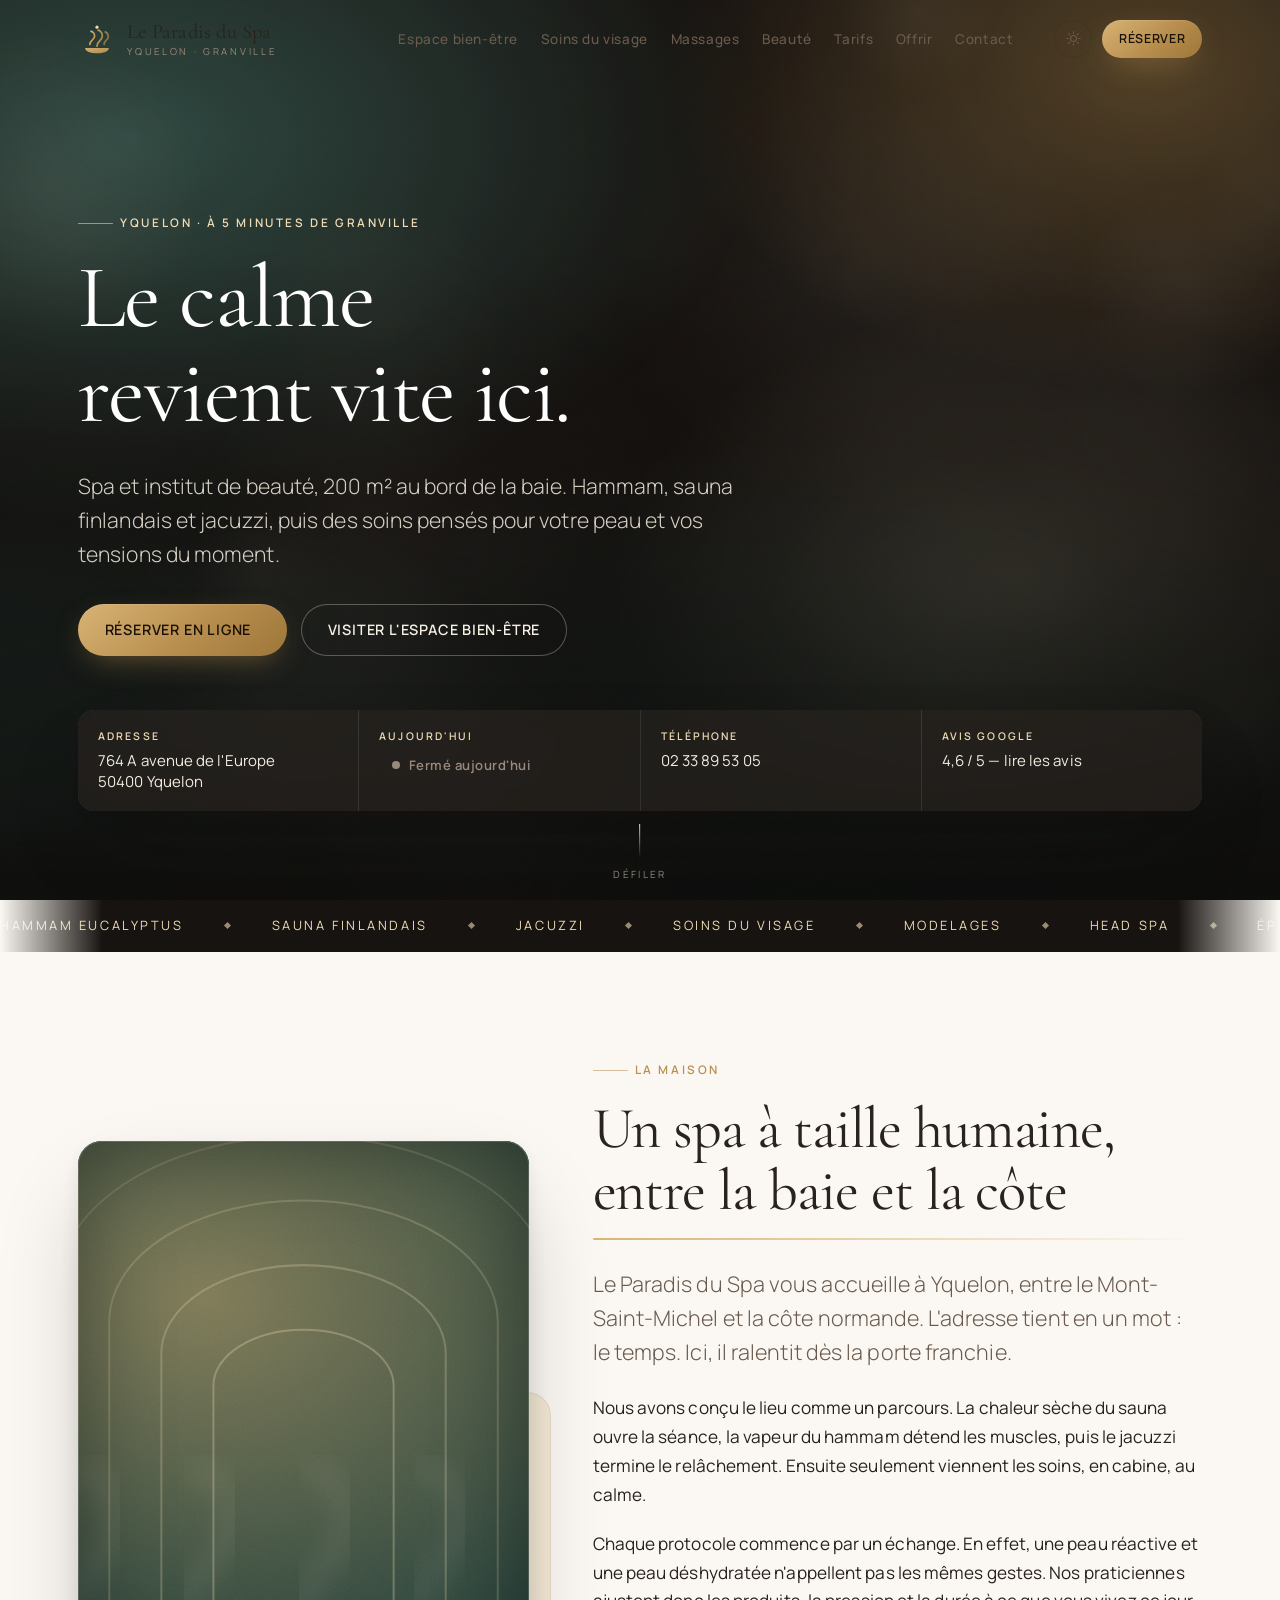
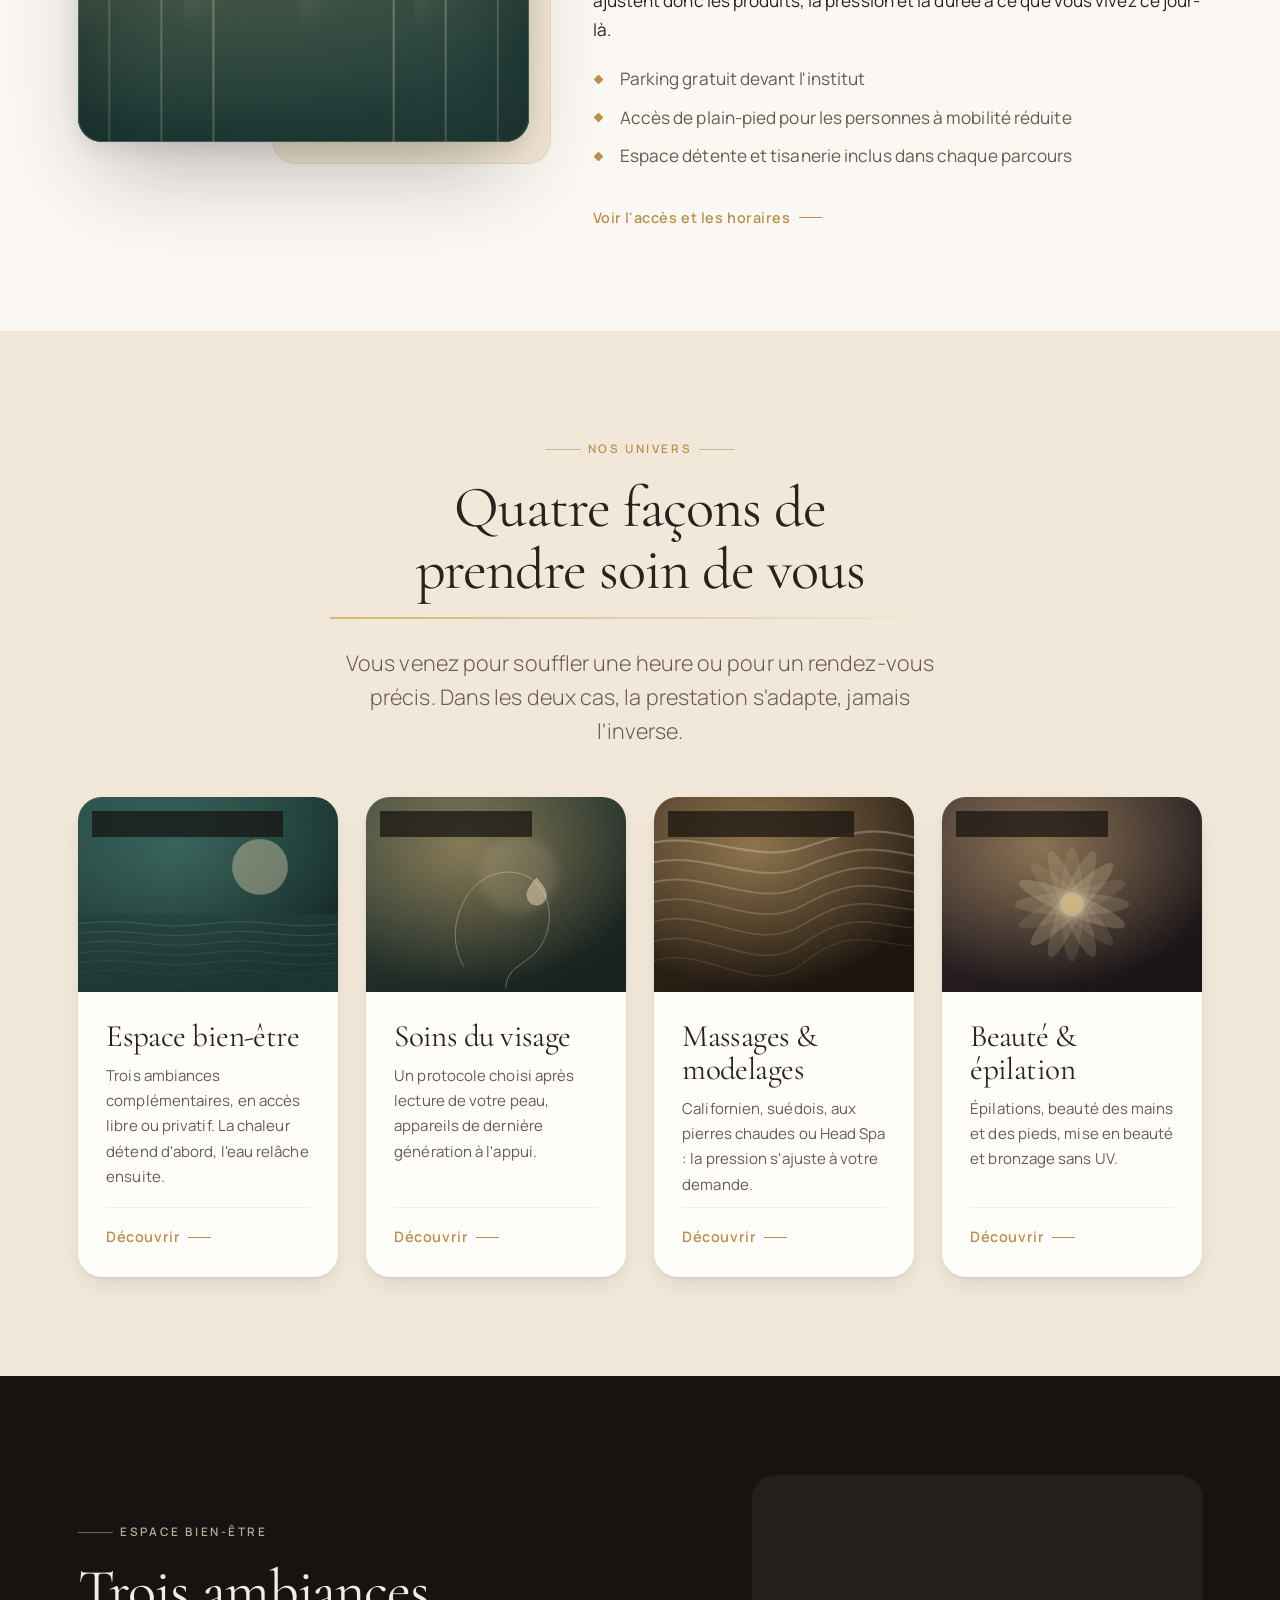
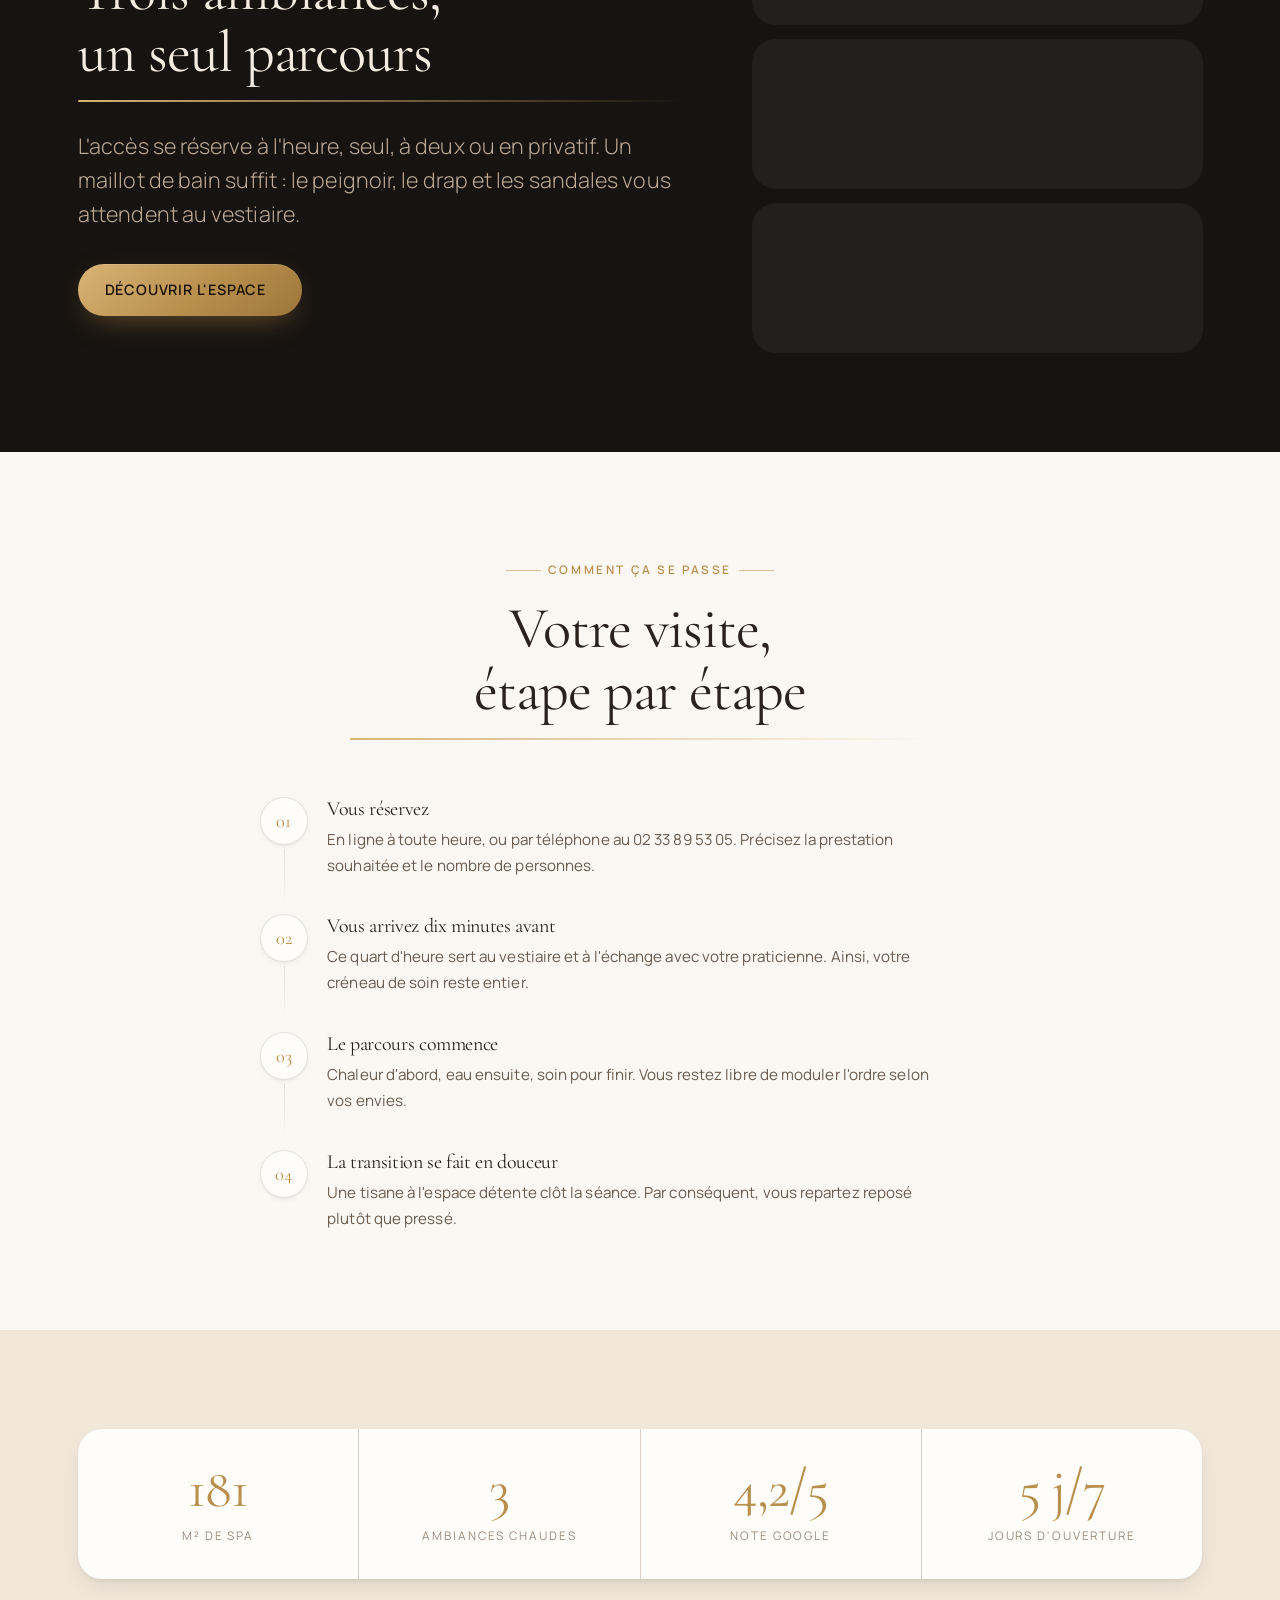
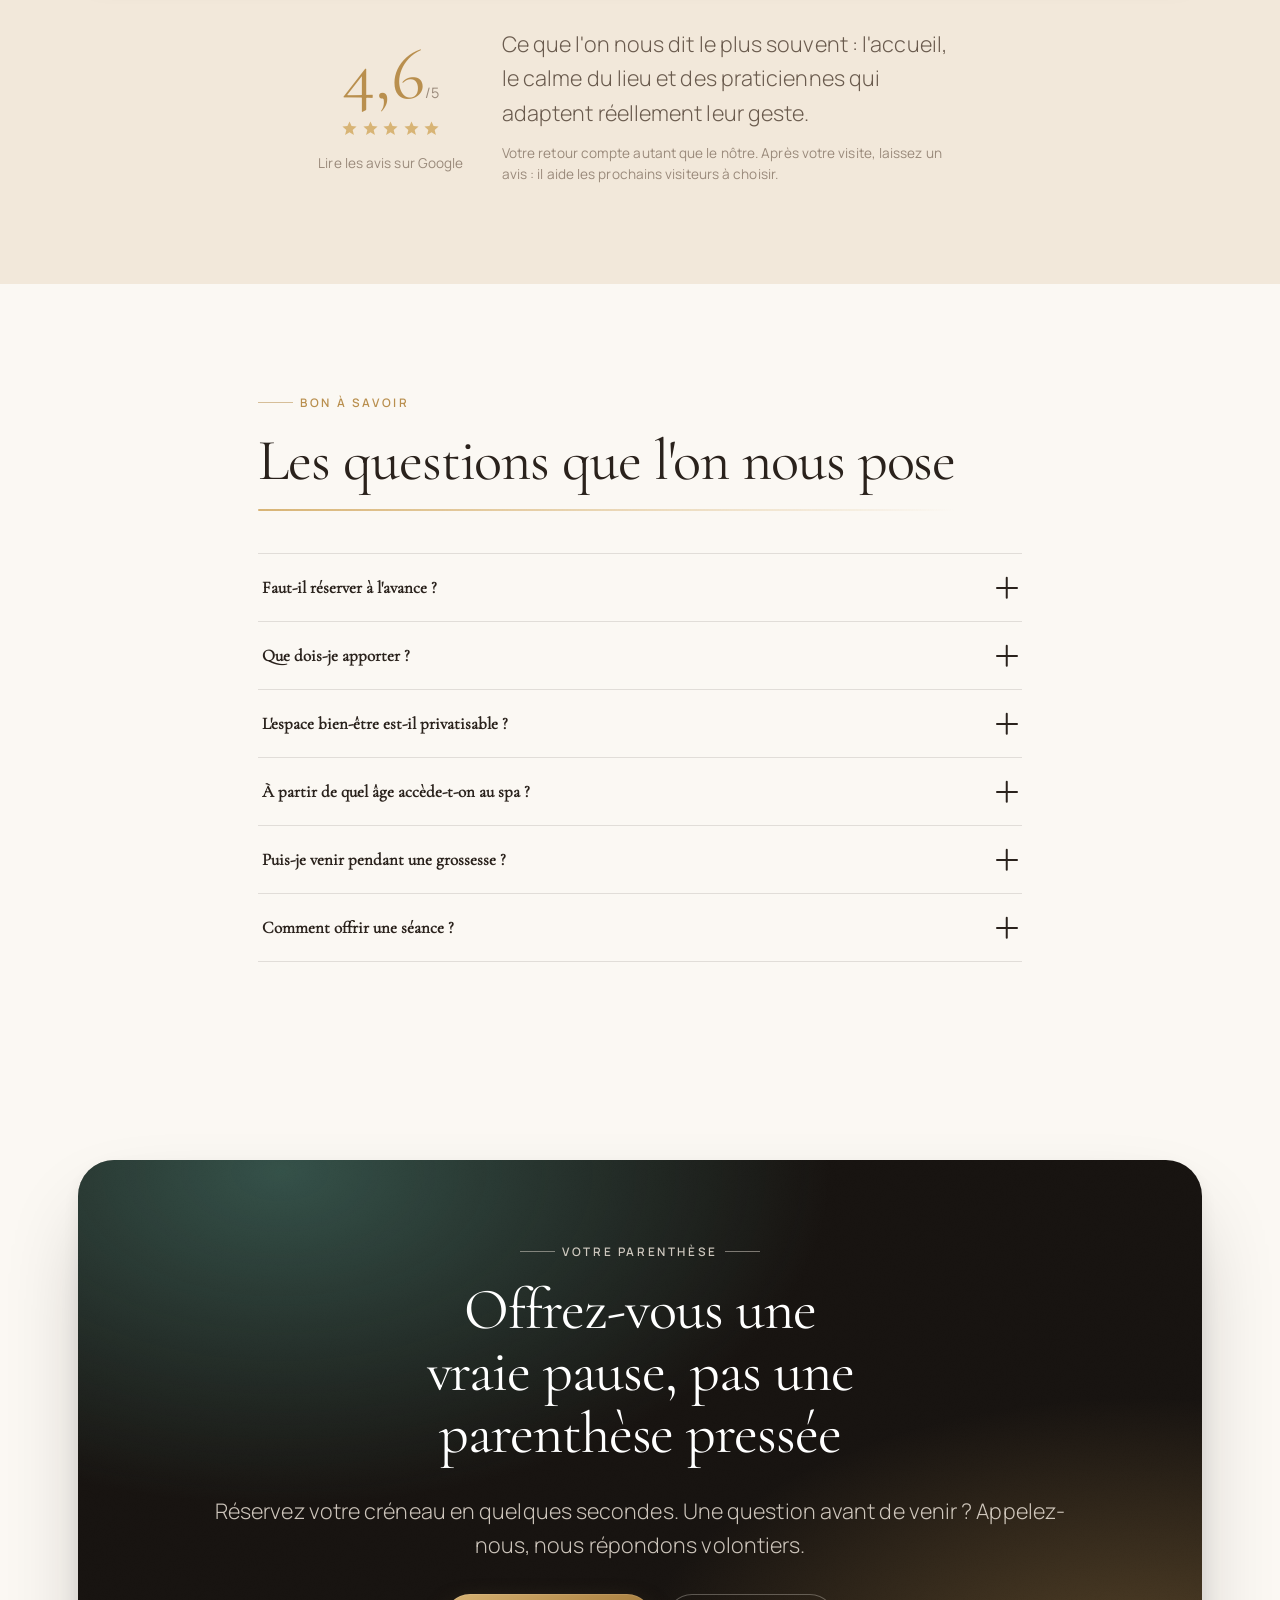
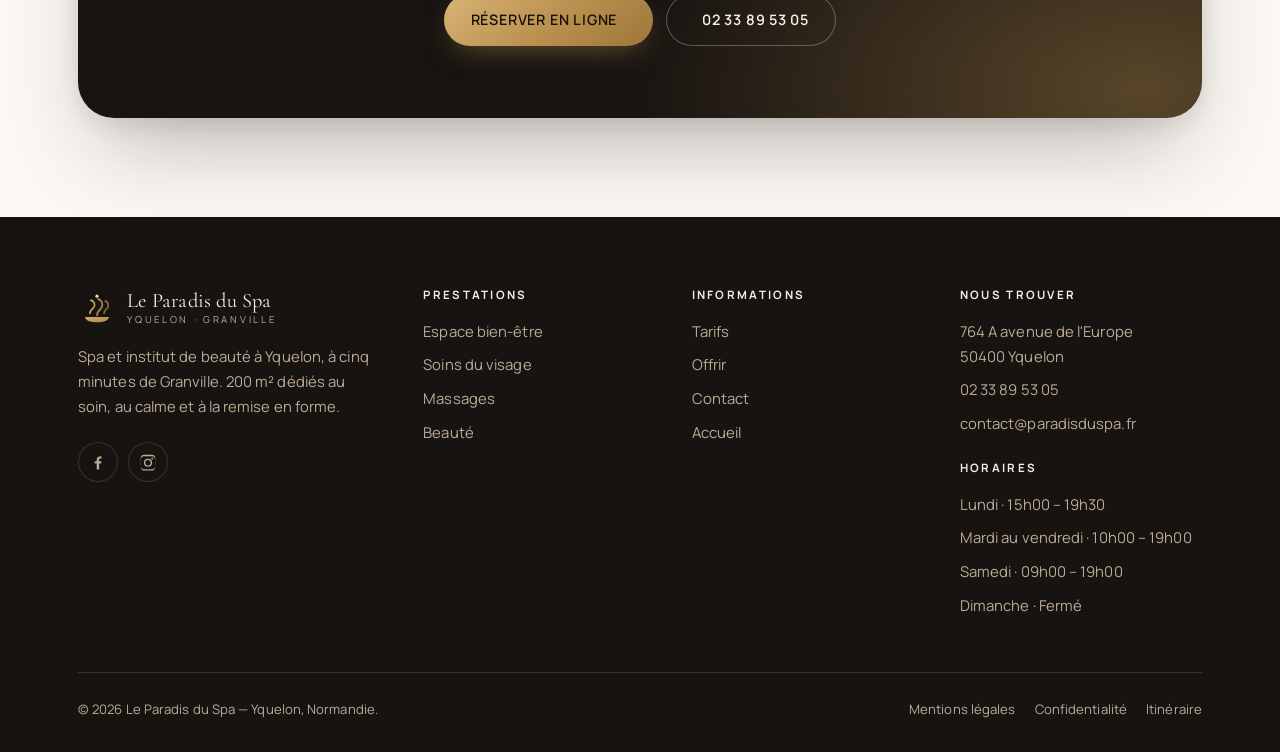
<file: index.html>
<!doctype html>
<html lang="fr">
<head>
  <meta charset="utf-8">
  <meta name="viewport" content="width=device-width, initial-scale=1, viewport-fit=cover">
  <title>Spa &amp; institut de beauté à Granville — Le Paradis du Spa</title>
  <meta name="description" content="Spa à Yquelon près de Granville : hammam, sauna, jacuzzi, soins du visage, massages et beauté. Réservation en ligne, parking gratuit.">
  <link rel="canonical" href="https://www.paradisduspa.fr/">
  <meta name="robots" content="index, follow, max-image-preview:large">
  <meta name="theme-color" content="#171310">
  <meta name="format-detection" content="telephone=no">

  <meta property="og:type" content="website">
  <meta property="og:locale" content="fr_FR">
  <meta property="og:site_name" content="Le Paradis du Spa">
  <meta property="og:title" content="Spa &amp; institut de beauté à Granville — Le Paradis du Spa">
  <meta property="og:description" content="Spa à Yquelon près de Granville : hammam, sauna, jacuzzi, soins du visage, massages et beauté. Réservation en ligne, parking gratuit.">
  <meta property="og:url" content="https://www.paradisduspa.fr/">
  <meta property="og:image" content="https://www.paradisduspa.fr/assets/img/og.jpg">
  <meta property="og:image:width" content="1200">
  <meta property="og:image:height" content="630">
  <meta name="twitter:card" content="summary_large_image">

  <link rel="icon" href="assets/img/favicon.svg" type="image/svg+xml">
  <link rel="apple-touch-icon" href="assets/img/apple-touch-icon.png">
  <link rel="manifest" href="site.webmanifest">

  <!-- Polices auto-hébergées : aucune requête vers un service tiers. -->
  <link rel="preload" as="font" type="font/woff2" href="assets/fonts/manrope-variable.woff2" crossorigin>
  <link rel="preload" as="font" type="font/woff2" href="assets/fonts/cormorant-garamond-400.woff2" crossorigin>
  <link rel="stylesheet" href="assets/css/style.min.css">

  <!-- Thème appliqué avant peinture : évite le clignotement au chargement -->
  <script>(function(){var d=document.documentElement;
try{var t=localStorage.getItem('pds-theme');if(t)d.setAttribute('data-theme',t)}catch(e){}
d.className+=' js';
// Garde-fou : si main.js n'a pas démarré, on rend tout le contenu visible.
setTimeout(function(){if(!d.hasAttribute('data-js-ok'))d.className=d.className.replace(' js','')},2500);})();</script>
  <script type="application/ld+json">
{"@context":"https://schema.org","@type":"DaySpa","@id":"https://www.paradisduspa.fr/#etablissement",
"name":"Le Paradis du Spa","url":"https://www.paradisduspa.fr/","telephone":"+33233895305","email":"contact@paradisduspa.fr",
"image":"https://www.paradisduspa.fr/assets/img/og.jpg","priceRange":"€€",
"description":"Spa et institut de beauté à Yquelon, près de Granville : hammam, sauna finlandais, jacuzzi, soins du visage, massages et beauté.",
"address":{"@type":"PostalAddress","streetAddress":"764 A avenue de l'Europe","addressLocality":"Yquelon","postalCode":"50400","addressCountry":"FR"},
"geo":{"@type":"GeoCoordinates","latitude":48.8262,"longitude":-1.5769},
"areaServed":[{"@type":"City","name":"Granville"},{"@type":"City","name":"Yquelon"},{"@type":"City","name":"Donville-les-Bains"},{"@type":"City","name":"Bréhal"}],
"openingHoursSpecification":[
 {"@type":"OpeningHoursSpecification","dayOfWeek":"Monday","opens":"15:00","closes":"19:30"},
 {"@type":"OpeningHoursSpecification","dayOfWeek":["Tuesday","Wednesday","Thursday","Friday"],"opens":"10:00","closes":"19:00"},
 {"@type":"OpeningHoursSpecification","dayOfWeek":"Saturday","opens":"09:00","closes":"19:00"}],
"amenityFeature":[
 {"@type":"LocationFeatureSpecification","name":"Hammam","value":true},
 {"@type":"LocationFeatureSpecification","name":"Sauna finlandais","value":true},
 {"@type":"LocationFeatureSpecification","name":"Jacuzzi","value":true},
 {"@type":"LocationFeatureSpecification","name":"Parking gratuit","value":true},
 {"@type":"LocationFeatureSpecification","name":"Accès pour personnes à mobilité réduite","value":true}],
"potentialAction":{"@type":"ReserveAction","target":{"@type":"EntryPoint","urlTemplate":"https://www.planity.com/le-paradis-du-spa-50400-yquelon-wvk","inLanguage":"fr-FR"}},
"hasMap":"https://www.google.com/maps/dir/?api=1&destination=764+avenue+de+l%27Europe+50400+Yquelon"}
  </script>
  <script type="application/ld+json">{"@context":"https://schema.org","@type":"FAQPage","mainEntity":[{"@type":"Question","name":"Faut-il réserver à l'avance ?","acceptedAnswer":{"@type":"Answer","text":"Oui, la réservation reste vivement conseillée. Les créneaux du samedi et de fin de journée partent vite. Vous réservez en ligne à toute heure, ou par téléphone pendant les horaires d'ouverture."}}, {"@type":"Question","name":"Que dois-je apporter ?","acceptedAnswer":{"@type":"Answer","text":"Rien d'autre que votre maillot de bain pour l'espace bien-être. Peignoir, drap de bain et sandales vous attendent sur place. Pour un soin ou un massage, le linge nécessaire est fourni."}}, {"@type":"Question","name":"L'espace bien-être est-il privatisable ?","acceptedAnswer":{"@type":"Answer","text":"Oui. Vous pouvez réserver le hammam, le sauna et le jacuzzi en accès privatif, seul ou à deux. Contactez-nous pour connaître les créneaux disponibles et organiser une occasion particulière."}}, {"@type":"Question","name":"À partir de quel âge accède-t-on au spa ?","acceptedAnswer":{"@type":"Answer","text":"L'espace bien-être est réservé aux personnes majeures. En revanche, plusieurs soins visage et prestations beauté restent accessibles aux mineurs accompagnés d'un parent. Demandez-nous conseil."}}, {"@type":"Question","name":"Puis-je venir pendant une grossesse ?","acceptedAnswer":{"@type":"Answer","text":"Le hammam, le sauna et le jacuzzi sont déconseillés pendant la grossesse. Toutefois, nous proposons des modelages adaptés dès le deuxième trimestre. Signalez-le simplement au moment de la réservation."}}, {"@type":"Question","name":"Comment offrir une séance ?","acceptedAnswer":{"@type":"Answer","text":"Le bon cadeau s'achète à l'institut, en montant libre ou pour une prestation précise. Il reste valable un an. Voir la page Offrir un moment."}}]}</script>
</head>
<body>
<a class="skip" href="#main">Aller au contenu principal</a>
<div class="progress" aria-hidden="true"></div>
<header class="header">
  <div class="header__inner">
    <a class="brand" href="index.html" aria-label="Le Paradis du Spa — retour à l'accueil">
      <img class="brand__mark" src="assets/img/logo.svg" alt="" width="38" height="38">
      <span class="brand__txt">
        <span class="brand__name">Le Paradis du Spa</span>
        <span class="brand__sub">Yquelon · Granville</span>
      </span>
    </a>
    <nav class="nav" aria-label="Navigation principale"><a href="espace-bien-etre.html">Espace bien-être</a><a href="soins-visage.html">Soins du visage</a><a href="massages.html">Massages</a><a href="beaute.html">Beauté</a><a href="tarifs.html">Tarifs</a><a href="offrir.html">Offrir</a><a href="contact.html">Contact</a></nav>
    <div class="header__actions">
      <button class="theme-btn" type="button" data-theme-toggle aria-label="Changer de thème">
        <svg class="sun" viewBox="0 0 24 24" aria-hidden="true"><circle cx="12" cy="12" r="4.2"/><path d="M12 2.5v2M12 19.5v2M2.5 12h2M19.5 12h2M5.2 5.2l1.4 1.4M17.4 17.4l1.4 1.4M18.8 5.2l-1.4 1.4M6.6 17.4l-1.4 1.4"/></svg>
        <svg class="moon" viewBox="0 0 24 24" aria-hidden="true"><path d="M20 14.5A8.5 8.5 0 0 1 9.5 4a8.5 8.5 0 1 0 10.5 10.5Z"/></svg>
      </button>
      <a class="btn btn--gold btn--sm" href="https://www.planity.com/le-paradis-du-spa-50400-yquelon-wvk" target="_blank" rel="noopener" data-magnet=".22">Réserver</a>
      <button class="burger" type="button" aria-expanded="false" aria-controls="menu-mobile" aria-label="Ouvrir le menu">
        <span></span><span></span><span></span>
      </button>
    </div>
  </div>
</header>

<nav class="menu" id="menu-mobile" aria-hidden="true" aria-label="Navigation mobile">
  <a href="index.html" style="--i:0"><span>00</span>Accueil</a>
  <a href="espace-bien-etre.html" style="--i:0"><span>01</span>Espace bien-être</a><a href="soins-visage.html" style="--i:1"><span>02</span>Soins du visage</a><a href="massages.html" style="--i:2"><span>03</span>Massages</a><a href="beaute.html" style="--i:3"><span>04</span>Beauté</a><a href="tarifs.html" style="--i:4"><span>05</span>Tarifs</a><a href="offrir.html" style="--i:5"><span>06</span>Offrir</a><a href="contact.html" style="--i:6"><span>07</span>Contact</a>
  <div class="menu__foot">
    <a class="btn btn--gold" href="https://www.planity.com/le-paradis-du-spa-50400-yquelon-wvk" target="_blank" rel="noopener">Réserver en ligne</a>
    <a class="btn btn--ghost" href="tel:+33233895305">02 33 89 53 05</a>
  </div>
</nav>

<main id="main">

<section class="hero">
  <div class="hero__bg" aria-hidden="true"></div>
  <canvas class="hero__steam" aria-hidden="true"></canvas>
  <div class="hero__inner">
    <p class="eyebrow">Yquelon · à 5 minutes de Granville</p>
    <h1>
      <span class="reveal-word" style="--i:0"><i>Le calme</i></span>
      <span class="reveal-word" style="--i:1"><i>revient</i></span>
      <span class="reveal-word" style="--i:2"><i>vite</i></span>
      <span class="reveal-word" style="--i:3"><i>ici.</i></span>
    </h1>
    <p class="lead">Spa et institut de beauté, 200 m² au bord de la baie. Hammam, sauna finlandais et jacuzzi, puis des soins pensés pour votre peau et vos tensions du moment.</p>
    <div class="hero__cta">
      <a class="btn btn--gold" href="https://www.planity.com/le-paradis-du-spa-50400-yquelon-wvk" target="_blank" rel="noopener" data-magnet=".22">Réserver en ligne <svg viewBox="0 0 24 24" aria-hidden="true"><rect x="3.5" y="5" width="17" height="15.5" rx="2.5"/><path d="M8 3v4M16 3v4M3.5 10h17"/></svg></a>
      <a class="btn btn--ghost" href="espace-bien-etre.html">Visiter l'espace bien-être</a>
    </div>

    <dl class="hero__facts">
      <div><dt>Adresse</dt><dd>764 A avenue de l'Europe<br>50400 Yquelon</dd></div>
      <div><dt>Aujourd'hui</dt><dd><span class="openstate" data-openstate data-schedule="1:15:00-19:30;2,3,4,5:10:00-19:00;6:09:00-19:00;0:"><i aria-hidden="true"></i><span>Horaires</span></span></dd></div>
      <div><dt>Téléphone</dt><dd><a href="tel:+33233895305">02 33 89 53 05</a></dd></div>
      <div><dt>Avis Google</dt><dd><a href="https://www.google.com/search?q=Le+Paradis+du+Spa+Yquelon" target="_blank" rel="noopener">4,6 / 5 — lire les avis</a></dd></div>
    </dl>
  </div>
  <span class="scroll-hint" aria-hidden="true"><i></i>Défiler</span>
</section>

<div class="ribbon" aria-hidden="true">
  <div class="ribbon__track">
    <ul><li>Hammam eucalyptus</li><li>Sauna finlandais</li><li>Jacuzzi</li><li>Soins du visage</li><li>Modelages</li><li>Head Spa</li><li>Épilation</li><li>Bronzage sans UV</li><li>Bon cadeau</li></ul>
    <ul><li>Hammam eucalyptus</li><li>Sauna finlandais</li><li>Jacuzzi</li><li>Soins du visage</li><li>Modelages</li><li>Head Spa</li><li>Épilation</li><li>Bronzage sans UV</li><li>Bon cadeau</li></ul>
  </div>
</div>

<section class="section">
  <div class="wrap split split--wide-right">
    <div class="split__media frame-stack" data-rise="left">
      <figure class="frame frame--tall" style="margin:0">
        <img src="assets/img/hammam.svg" alt="Voûtes du hammam baignées de vapeur d'eucalyptus" width="800" height="600" loading="lazy" decoding="async">
      </figure>
      <div class="badge-float badge-float--br" data-rise="zoom">
        <b data-count="200" data-suffix="">0</b>
        <span>m² dédiés<br>au bien-être</span>
      </div>
    </div>
    <div>
      <p class="eyebrow">La maison</p>
      <h2 class="sec-title">Un spa à taille humaine, entre la baie et la côte</h2>
      <p class="lead mt-1">Le Paradis du Spa vous accueille à Yquelon, entre le Mont-Saint-Michel et la côte normande. L'adresse tient en un mot&nbsp;: le temps. Ici, il ralentit dès la porte franchie.</p>
      <p>Nous avons conçu le lieu comme un parcours. La chaleur sèche du sauna ouvre la séance, la vapeur du hammam détend les muscles, puis le jacuzzi termine le relâchement. Ensuite seulement viennent les soins, en cabine, au calme.</p>
      <p>Chaque protocole commence par un échange. En effet, une peau réactive et une peau déshydratée n'appellent pas les mêmes gestes. Nos praticiennes ajustent donc les produits, la pression et la durée à ce que vous vivez ce jour-là.</p>
      <ul class="ticks mt-1">
        <li>Parking gratuit devant l'institut</li>
        <li>Accès de plain-pied pour les personnes à mobilité réduite</li>
        <li>Espace détente et tisanerie inclus dans chaque parcours</li>
      </ul>
      <p class="mt-2"><a class="link-arrow" href="contact.html">Voir l'accès et les horaires</a></p>
    </div>
  </div>
</section>

<section class="section section--alt">
  <div class="wrap">
    <div class="center" style="max-width:62ch;margin-inline:auto">
      <p class="eyebrow is-centered">Nos univers</p>
      <h2 class="sec-title carved">Quatre façons de prendre soin de vous</h2>
      <p class="lead mt-1">Vous venez pour souffler une heure ou pour un rendez-vous précis. Dans les deux cas, la prestation s'adapte, jamais l'inverse.</p>
    </div>
    <div class="grid g-4 mt-3"><a class="svc" href="espace-bien-etre.html" data-rise>
        <div class="svc__media">
          <img src="assets/img/bien-etre.svg" alt="" width="800" height="600" loading="lazy" decoding="async">
          <span class="svc__tag">Hammam, sauna, jacuzzi</span>
        </div>
        <div class="svc__body">
          <h3>Espace bien-être</h3>
          <p>Trois ambiances complémentaires, en accès libre ou privatif. La chaleur détend d'abord, l'eau relâche ensuite.</p>
          <div class="svc__meta">
            <span class="link-arrow">Découvrir</span>
          </div>
        </div>
      </a><a class="svc" href="soins-visage.html" data-rise>
        <div class="svc__media">
          <img src="assets/img/soin-visage.svg" alt="" width="800" height="600" loading="lazy" decoding="async">
          <span class="svc__tag">Diagnostic offert</span>
        </div>
        <div class="svc__body">
          <h3>Soins du visage</h3>
          <p>Un protocole choisi après lecture de votre peau, appareils de dernière génération à l'appui.</p>
          <div class="svc__meta">
            <span class="link-arrow">Découvrir</span>
          </div>
        </div>
      </a><a class="svc" href="massages.html" data-rise>
        <div class="svc__media">
          <img src="assets/img/massage.svg" alt="" width="800" height="600" loading="lazy" decoding="async">
          <span class="svc__tag">Du dos au corps entier</span>
        </div>
        <div class="svc__body">
          <h3>Massages & modelages</h3>
          <p>Californien, suédois, aux pierres chaudes ou Head Spa : la pression s'ajuste à votre demande.</p>
          <div class="svc__meta">
            <span class="link-arrow">Découvrir</span>
          </div>
        </div>
      </a><a class="svc" href="beaute.html" data-rise>
        <div class="svc__media">
          <img src="assets/img/beaute.svg" alt="" width="800" height="600" loading="lazy" decoding="async">
          <span class="svc__tag">Mains, pieds, teint</span>
        </div>
        <div class="svc__body">
          <h3>Beauté & épilation</h3>
          <p>Épilations, beauté des mains et des pieds, mise en beauté et bronzage sans UV.</p>
          <div class="svc__meta">
            <span class="link-arrow">Découvrir</span>
          </div>
        </div>
      </a></div>
  </div>
</section>

<section class="section section--deep">
  <div class="wrap">
    <div class="split split--wide-left">
      <div>
        <p class="eyebrow">Espace bien-être</p>
        <h2 class="sec-title">Trois ambiances, un seul parcours</h2>
        <p class="lead mt-1">L'accès se réserve à l'heure, seul, à deux ou en privatif. Un maillot de bain suffit&nbsp;: le peignoir, le drap et les sandales vous attendent au vestiaire.</p>
        <p class="mt-2"><a class="btn btn--gold" href="espace-bien-etre.html" data-magnet=".2">Découvrir l'espace <svg viewBox="0 0 24 24" aria-hidden="true"><path d="M5 12h13M13 6l6 6-6 6"/></svg></a></p>
      </div>
      <div class="grid" style="gap:.9rem">
        <div class="card tilt" data-rise="right" style="background:rgba(255,255,255,.05);box-shadow:none">
          <h3 style="color:#fff;font-size:1.35rem">Hammam à l'eucalyptus</h3>
          <p style="color:var(--on-deep-soft)">Chaleur humide autour de 45&nbsp;°C. La vapeur ouvre les pores et assouplit la peau avant un gommage.</p>
        </div>
        <div class="card tilt" data-rise="right" style="background:rgba(255,255,255,.05);box-shadow:none">
          <h3 style="color:#fff;font-size:1.35rem">Sauna finlandais</h3>
          <p style="color:var(--on-deep-soft)">Chaleur sèche et bois clair. Idéal après le sport, car les muscles récupèrent plus vite.</p>
        </div>
        <div class="card tilt" data-rise="right" style="background:rgba(255,255,255,.05);box-shadow:none">
          <h3 style="color:#fff;font-size:1.35rem">Jacuzzi à jets massants</h3>
          <p style="color:var(--on-deep-soft)">Eau chaude et jets orientables. Le dos et les jambes se relâchent en quelques minutes.</p>
        </div>
      </div>
    </div>
  </div>
</section>

<section class="section">
  <div class="wrap">
    <div class="center" style="max-width:58ch;margin-inline:auto">
      <p class="eyebrow is-centered">Comment ça se passe</p>
      <h2 class="sec-title">Votre visite, étape par étape</h2>
    </div>
    <div class="steps mt-3" style="max-width:760px;margin-inline:auto">
      <div class="step" data-rise>
        <h3>Vous réservez</h3>
        <p>En ligne à toute heure, ou par téléphone au 02 33 89 53 05. Précisez la prestation souhaitée et le nombre de personnes.</p>
      </div>
      <div class="step" data-rise>
        <h3>Vous arrivez dix minutes avant</h3>
        <p>Ce quart d'heure sert au vestiaire et à l'échange avec votre praticienne. Ainsi, votre créneau de soin reste entier.</p>
      </div>
      <div class="step" data-rise>
        <h3>Le parcours commence</h3>
        <p>Chaleur d'abord, eau ensuite, soin pour finir. Vous restez libre de moduler l'ordre selon vos envies.</p>
      </div>
      <div class="step" data-rise>
        <h3>La transition se fait en douceur</h3>
        <p>Une tisane à l'espace détente clôt la séance. Par conséquent, vous repartez reposé plutôt que pressé.</p>
      </div>
    </div>
  </div>
</section>

<section class="section section--alt">
  <div class="wrap">
    <div class="stats" data-rise>
      <div class="stat"><b data-count="200">0</b><span>m² de spa</span></div>
      <div class="stat"><b data-count="3">0</b><span>ambiances chaudes</span></div>
      <div class="stat"><b data-count="4.6" data-suffix="/5">0</b><span>note Google</span></div>
      <div class="stat"><b data-count="6" data-suffix=" j/7">0</b><span>jours d'ouverture</span></div>
    </div>

    <div class="reviews mt-3" data-rise>
      <div>
        <div class="reviews__score">4,6<sub>/5</sub></div>
        <div class="stars" aria-hidden="true">
          <svg viewBox="0 0 24 24"><path d="m12 17.3-6.2 3.7 1.7-7L2 9.2l7.1-.6L12 2l2.9 6.6 7.1.6-5.5 4.8 1.7 7z"/></svg>
          <svg viewBox="0 0 24 24"><path d="m12 17.3-6.2 3.7 1.7-7L2 9.2l7.1-.6L12 2l2.9 6.6 7.1.6-5.5 4.8 1.7 7z"/></svg>
          <svg viewBox="0 0 24 24"><path d="m12 17.3-6.2 3.7 1.7-7L2 9.2l7.1-.6L12 2l2.9 6.6 7.1.6-5.5 4.8 1.7 7z"/></svg>
          <svg viewBox="0 0 24 24"><path d="m12 17.3-6.2 3.7 1.7-7L2 9.2l7.1-.6L12 2l2.9 6.6 7.1.6-5.5 4.8 1.7 7z"/></svg>
          <svg viewBox="0 0 24 24"><path d="m12 17.3-6.2 3.7 1.7-7L2 9.2l7.1-.6L12 2l2.9 6.6 7.1.6-5.5 4.8 1.7 7z"/></svg>
        </div>
        <p class="fine mt-1" style="text-align:center"><a class="u-link" href="https://www.google.com/search?q=Le+Paradis+du+Spa+Yquelon" target="_blank" rel="noopener">Lire les avis sur Google</a></p>
      </div>
      <div style="max-width:46ch;text-align:left">
        <p class="lead" style="margin-bottom:.8rem">Ce que l'on nous dit le plus souvent&nbsp;: l'accueil, le calme du lieu et des praticiennes qui adaptent réellement leur geste.</p>
        <p class="fine">Votre retour compte autant que le nôtre. Après votre visite, laissez un avis&nbsp;: il aide les prochains visiteurs à choisir.</p>
      </div>
    </div>
  </div>
</section>

<section class="section">
  <div class="wrap wrap-narrow">
    <p class="eyebrow">Bon à savoir</p>
    <h2 class="sec-title">Les questions que l'on nous pose</h2>
    <div class="mt-2"><div class="acc"><div class="acc__item" data-rise>
      <h3 style="margin:0"><button class="acc__btn" type="button" aria-expanded="false" aria-controls="faq0">
        <span>Faut-il réserver à l'avance&nbsp;?</span><span class="acc__sign" aria-hidden="true"></span>
      </button></h3>
      <div class="acc__panel" id="faq0"><div><p>Oui, la réservation reste vivement conseillée. Les créneaux du samedi et de fin de journée partent vite. Vous réservez en ligne à toute heure, ou par téléphone pendant les horaires d'ouverture.</p></div></div>
    </div><div class="acc__item" data-rise>
      <h3 style="margin:0"><button class="acc__btn" type="button" aria-expanded="false" aria-controls="faq1">
        <span>Que dois-je apporter&nbsp;?</span><span class="acc__sign" aria-hidden="true"></span>
      </button></h3>
      <div class="acc__panel" id="faq1"><div><p>Rien d'autre que votre maillot de bain pour l'espace bien-être. Peignoir, drap de bain et sandales vous attendent sur place. Pour un soin ou un massage, le linge nécessaire est fourni.</p></div></div>
    </div><div class="acc__item" data-rise>
      <h3 style="margin:0"><button class="acc__btn" type="button" aria-expanded="false" aria-controls="faq2">
        <span>L'espace bien-être est-il privatisable&nbsp;?</span><span class="acc__sign" aria-hidden="true"></span>
      </button></h3>
      <div class="acc__panel" id="faq2"><div><p>Oui. Vous pouvez réserver le hammam, le sauna et le jacuzzi en accès privatif, seul ou à deux. Contactez-nous pour connaître les créneaux disponibles et organiser une occasion particulière.</p></div></div>
    </div><div class="acc__item" data-rise>
      <h3 style="margin:0"><button class="acc__btn" type="button" aria-expanded="false" aria-controls="faq3">
        <span>À partir de quel âge accède-t-on au spa&nbsp;?</span><span class="acc__sign" aria-hidden="true"></span>
      </button></h3>
      <div class="acc__panel" id="faq3"><div><p>L'espace bien-être est réservé aux personnes majeures. En revanche, plusieurs soins visage et prestations beauté restent accessibles aux mineurs accompagnés d'un parent. Demandez-nous conseil.</p></div></div>
    </div><div class="acc__item" data-rise>
      <h3 style="margin:0"><button class="acc__btn" type="button" aria-expanded="false" aria-controls="faq4">
        <span>Puis-je venir pendant une grossesse&nbsp;?</span><span class="acc__sign" aria-hidden="true"></span>
      </button></h3>
      <div class="acc__panel" id="faq4"><div><p>Le hammam, le sauna et le jacuzzi sont déconseillés pendant la grossesse. Toutefois, nous proposons des modelages adaptés dès le deuxième trimestre. Signalez-le simplement au moment de la réservation.</p></div></div>
    </div><div class="acc__item" data-rise>
      <h3 style="margin:0"><button class="acc__btn" type="button" aria-expanded="false" aria-controls="faq5">
        <span>Comment offrir une séance&nbsp;?</span><span class="acc__sign" aria-hidden="true"></span>
      </button></h3>
      <div class="acc__panel" id="faq5"><div><p>Le bon cadeau s'achète à l'institut, en montant libre ou pour une prestation précise. Il reste valable un an. Voir la page <a class="u-link" href="offrir.html">Offrir un moment</a>.</p></div></div>
    </div></div></div>
  </div>
</section>

<section class="section">
  <div class="wrap">
    <div class="cta" data-rise="zoom">
      <p class="eyebrow is-centered">Votre parenthèse</p>
      <h2>Offrez-vous une vraie pause, pas une parenthèse pressée</h2>
      <p class="lead">Réservez votre créneau en quelques secondes. Une question avant de venir&nbsp;? Appelez-nous, nous répondons volontiers.</p>
      <div class="cta__btns">
        <a class="btn btn--gold" href="https://www.planity.com/le-paradis-du-spa-50400-yquelon-wvk" target="_blank" rel="noopener" data-magnet=".2">Réserver en ligne <svg viewBox="0 0 24 24" aria-hidden="true"><rect x="3.5" y="5" width="17" height="15.5" rx="2.5"/><path d="M8 3v4M16 3v4M3.5 10h17"/></svg></a>
        <a class="btn btn--ghost" href="tel:+33233895305"><svg viewBox="0 0 24 24" aria-hidden="true"><path d="M4 5c0-.6.4-1 1-1h2.4c.5 0 .9.3 1 .8l.8 3c.1.4 0 .8-.3 1L7.5 10a12 12 0 0 0 6.5 6.5l1.2-1.4c.3-.3.7-.4 1-.3l3 .8c.5.1.8.5.8 1V19c0 .6-.4 1-1 1A15 15 0 0 1 4 5Z"/></svg> 02 33 89 53 05</a>
      </div>
    </div>
  </div>
</section>

</main>
<footer class="footer">
  <div class="wrap">
    <div class="footer__top">
      <div>
        <div class="brand">
          <img class="brand__mark" src="assets/img/logo.svg" alt="" width="38" height="38" loading="lazy">
          <span class="brand__txt">
            <span class="brand__name">Le Paradis du Spa</span>
            <span class="brand__sub">Yquelon · Granville</span>
          </span>
        </div>
        <p class="footer__desc">Spa et institut de beauté à Yquelon, à cinq minutes de Granville. 200 m² dédiés au soin, au calme et à la remise en forme.</p>
        <div class="social">
          <a href="https://www.facebook.com/" target="_blank" rel="noopener" aria-label="Facebook"><svg viewBox="0 0 24 24" aria-hidden="true"><path d="M13.5 22v-8h2.7l.4-3.1h-3.1V8.9c0-.9.25-1.5 1.55-1.5H16.7V4.6A21 21 0 0 0 14.3 4.5c-2.4 0-4 1.45-4 4.1v2.3H7.6V14h2.7v8Z"/></svg></a>
          <a href="https://www.instagram.com/" target="_blank" rel="noopener" aria-label="Instagram"><svg viewBox="0 0 24 24" aria-hidden="true"><path d="M12 2.2c3.2 0 3.6 0 4.85.07 1.17.05 1.8.25 2.23.42.56.22.96.48 1.38.9.42.42.68.82.9 1.38.17.42.37 1.06.42 2.23.06 1.26.07 1.63.07 4.8s0 3.6-.07 4.85c-.05 1.17-.25 1.8-.42 2.23-.22.56-.48.96-.9 1.38-.42.42-.82.68-1.38.9-.42.17-1.06.37-2.23.42-1.26.06-1.63.07-4.85.07s-3.6 0-4.85-.07c-1.17-.05-1.8-.25-2.23-.42-.56-.22-.96-.48-1.38-.9-.42-.42-.68-.82-.9-1.38-.17-.42-.37-1.06-.42-2.23C2.2 15.6 2.2 15.2 2.2 12s0-3.6.07-4.85c.05-1.17.25-1.8.42-2.23.22-.56.48-.96.9-1.38.42-.42.82-.68 1.38-.9.42-.17 1.06-.37 2.23-.42C8.4 2.2 8.8 2.2 12 2.2Zm0 1.98c-3.14 0-3.5.01-4.74.07-1.14.05-1.76.24-2.17.4-.55.21-.94.47-1.35.88-.41.41-.67.8-.88 1.35-.16.41-.35 1.03-.4 2.17-.06 1.24-.07 1.6-.07 4.74s.01 3.5.07 4.74c.05 1.14.24 1.76.4 2.17.21.55.47.94.88 1.35.41.41.8.67 1.35.88.41.16 1.03.35 2.17.4 1.24.06 1.6.07 4.74.07s3.5-.01 4.74-.07c1.14-.05 1.76-.24 2.17-.4.55-.21.94-.47 1.35-.88.41-.41.67-.8.88-1.35.16-.41.35-1.03.4-2.17.06-1.24.07-1.6.07-4.74s-.01-3.5-.07-4.74c-.05-1.14-.24-1.76-.4-2.17a3.6 3.6 0 0 0-.88-1.35 3.6 3.6 0 0 0-1.35-.88c-.41-.16-1.03-.35-2.17-.4-1.24-.06-1.6-.07-4.74-.07Zm0 3.37a5.45 5.45 0 1 1 0 10.9 5.45 5.45 0 0 1 0-10.9Zm0 8.99a3.54 3.54 0 1 0 0-7.08 3.54 3.54 0 0 0 0 7.08Zm6.94-9.2a1.27 1.27 0 1 1-2.55 0 1.27 1.27 0 0 1 2.55 0Z"/></svg></a>
        </div>
      </div>
      <div>
        <h2 class="footer__h">Prestations</h2>
        <ul><li><a href="espace-bien-etre.html">Espace bien-être</a></li><li><a href="soins-visage.html">Soins du visage</a></li><li><a href="massages.html">Massages</a></li><li><a href="beaute.html">Beauté</a></li></ul>
      </div>
      <div>
        <h2 class="footer__h">Informations</h2>
        <ul><li><a href="tarifs.html">Tarifs</a></li><li><a href="offrir.html">Offrir</a></li><li><a href="contact.html">Contact</a></li><li><a href="index.html">Accueil</a></li></ul>
      </div>
      <div>
        <h2 class="footer__h">Nous trouver</h2>
        <ul>
          <li>764 A avenue de l'Europe<br>50400 Yquelon</li>
          <li><a href="tel:+33233895305">02 33 89 53 05</a></li>
          <li><a href="mailto:contact@paradisduspa.fr">contact@paradisduspa.fr</a></li>
        </ul>
        <h2 class="footer__h" style="margin-top:1.6rem">Horaires</h2>
        <ul><li>Lundi · 15h00 – 19h30</li><li>Mardi au vendredi · 10h00 – 19h00</li><li>Samedi · 09h00 – 19h00</li><li>Dimanche · Fermé</li></ul>
      </div>
    </div>
    <div class="footer__bottom">
      <p class="mb-0">© <span data-year>2026</span> Le Paradis du Spa — Yquelon, Normandie.</p>
      <div class="footer__legal">
        <a href="mentions-legales.html">Mentions légales</a>
        <a href="mentions-legales.html#confidentialite">Confidentialité</a>
        <a href="https://www.google.com/maps/dir/?api=1&destination=764+avenue+de+l%27Europe+50400+Yquelon" target="_blank" rel="noopener">Itinéraire</a>
      </div>
    </div>
  </div>
</footer>

<div class="actionbar">
  <a class="btn btn--ghost" href="tel:+33233895305"><svg viewBox="0 0 24 24" aria-hidden="true"><path d="M4 5c0-.6.4-1 1-1h2.4c.5 0 .9.3 1 .8l.8 3c.1.4 0 .8-.3 1L7.5 10a12 12 0 0 0 6.5 6.5l1.2-1.4c.3-.3.7-.4 1-.3l3 .8c.5.1.8.5.8 1V19c0 .6-.4 1-1 1A15 15 0 0 1 4 5Z"/></svg> Appeler</a>
  <a class="btn btn--gold" href="https://www.planity.com/le-paradis-du-spa-50400-yquelon-wvk" target="_blank" rel="noopener">Réserver</a>
</div>

<button class="totop" type="button" aria-label="Revenir en haut de la page"><svg viewBox="0 0 24 24" aria-hidden="true"><path d="M12 19V6M6 12l6-6 6 6"/></svg></button>

<script src="assets/js/main.min.js" defer></script>
</body>
</html>
</file>
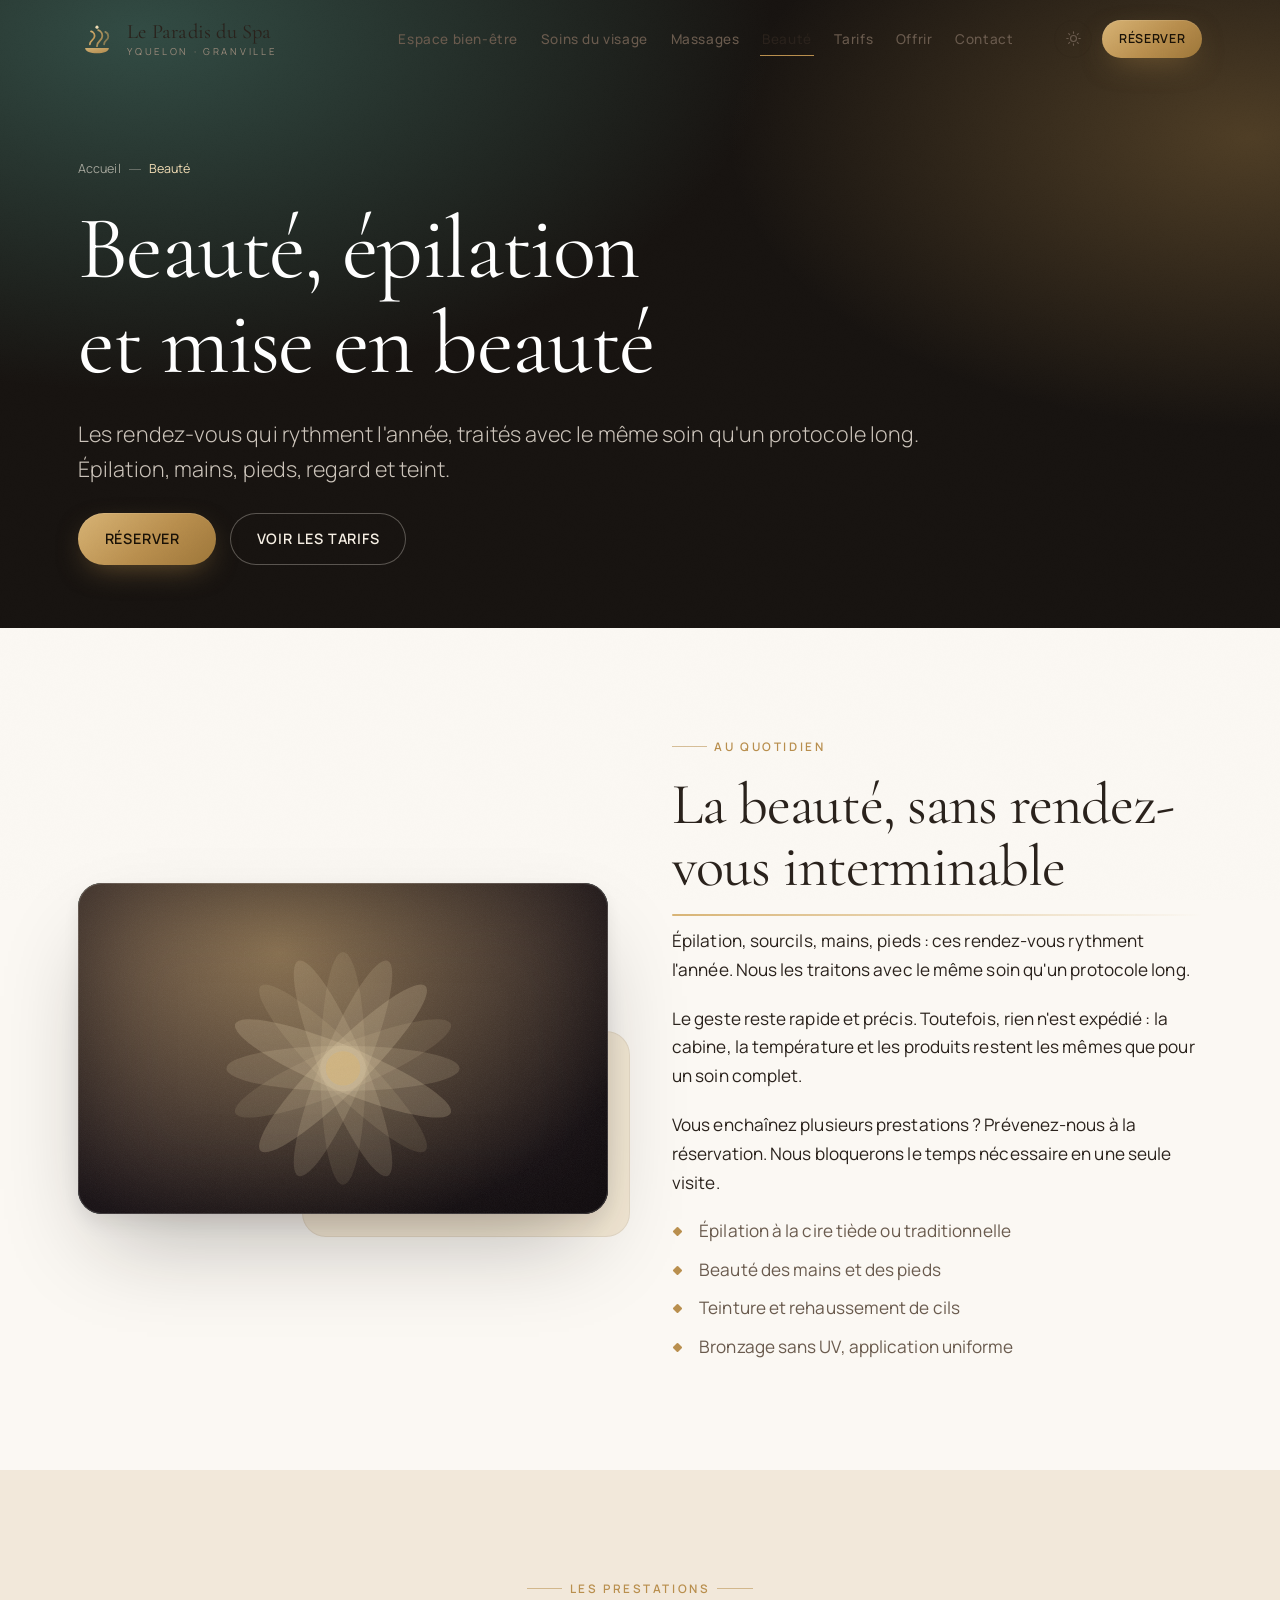
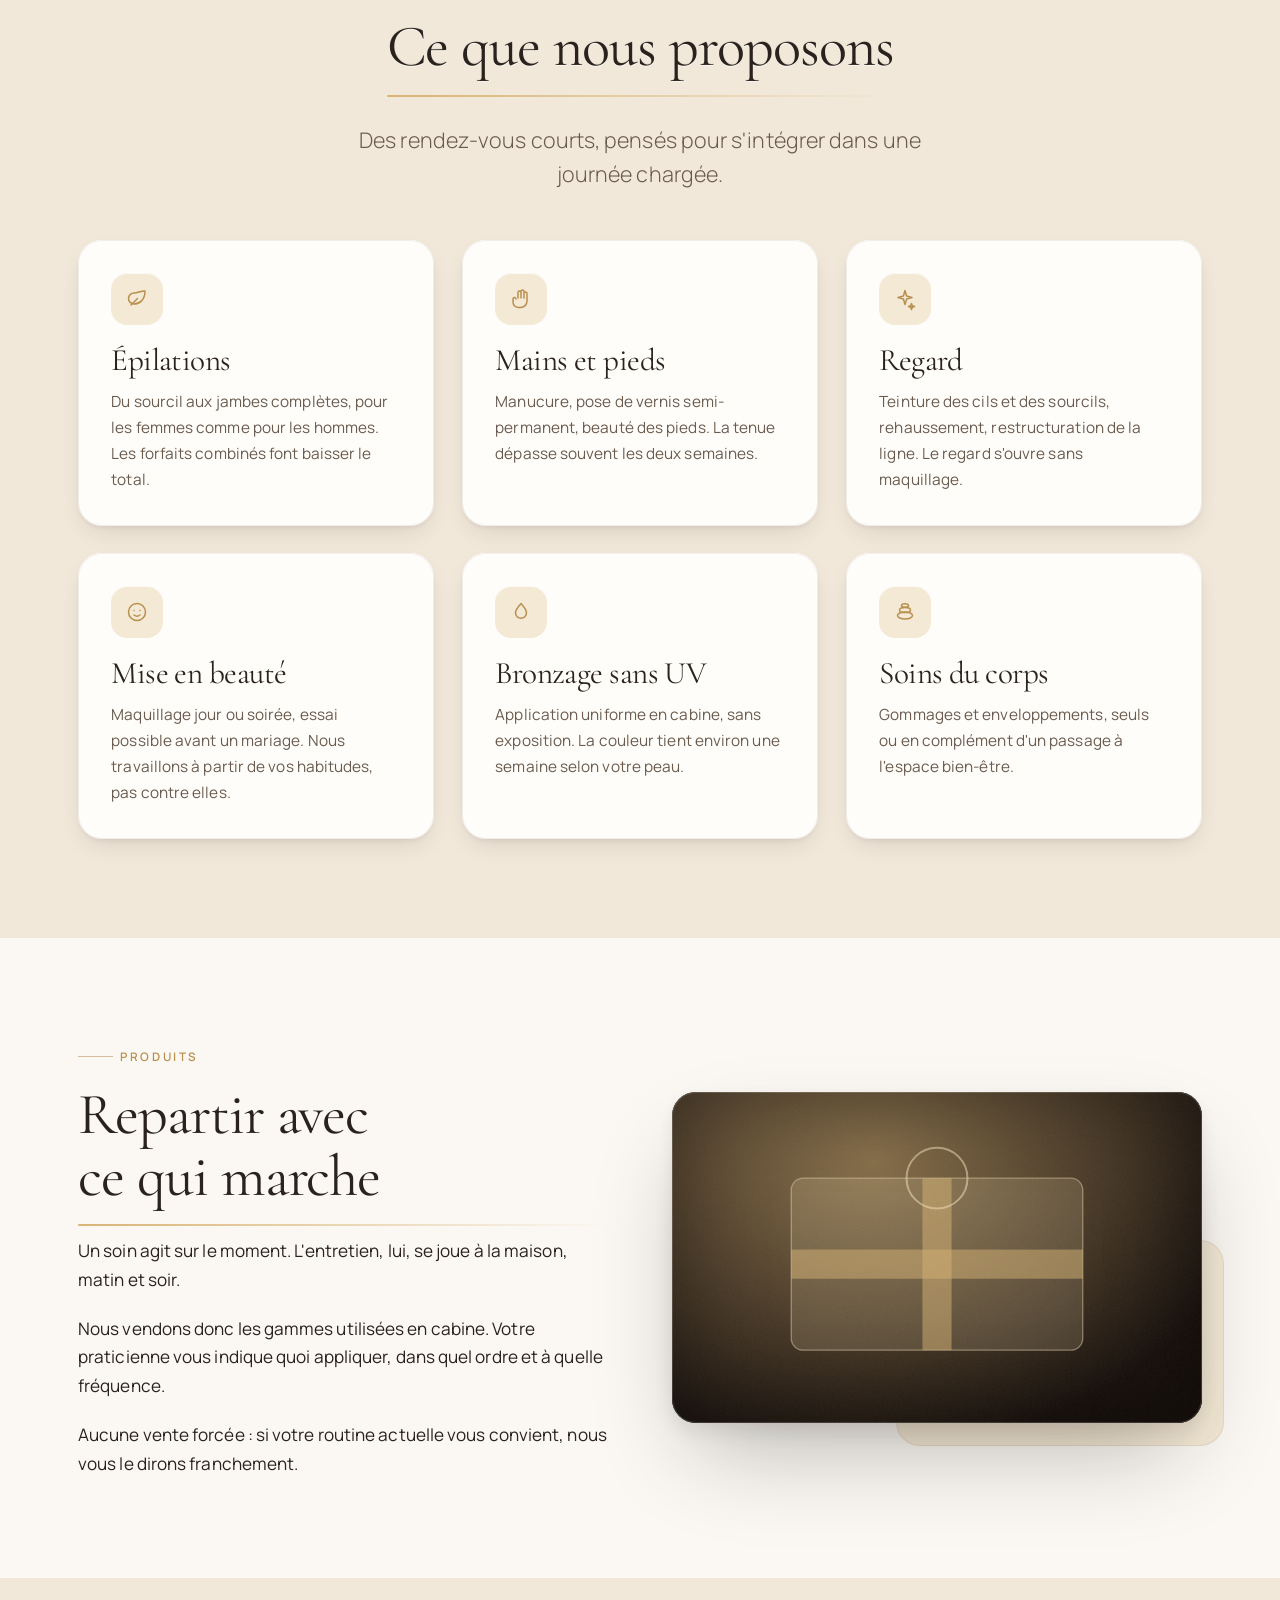
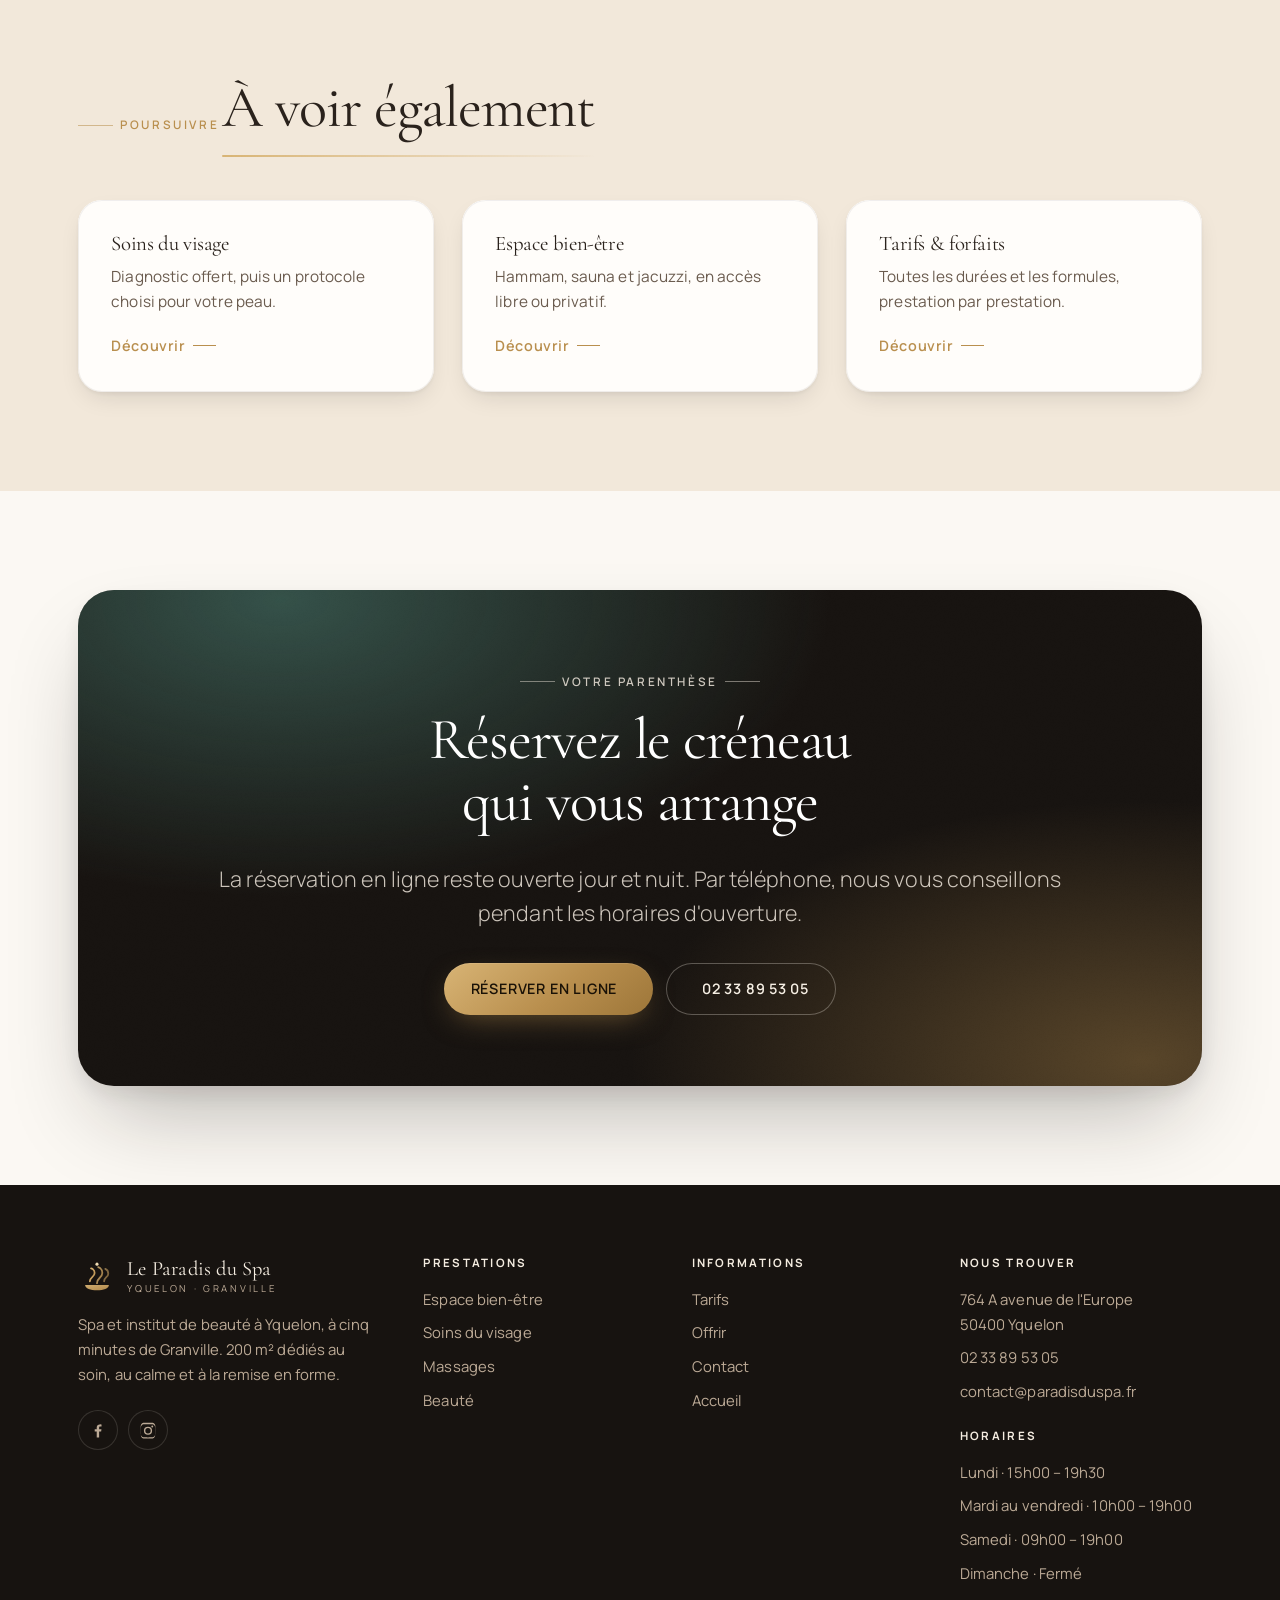
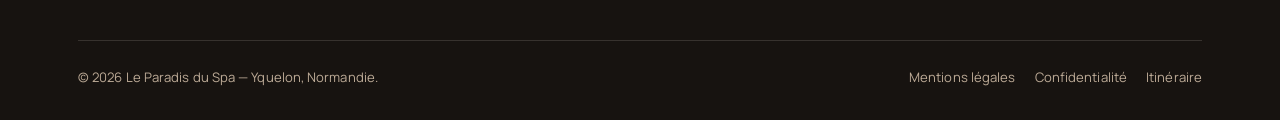
<file: beaute.html>
<!doctype html>
<html lang="fr">
<head>
  <meta charset="utf-8">
  <meta name="viewport" content="width=device-width, initial-scale=1, viewport-fit=cover">
  <title>Épilation, mains, pieds et bronzage à Yquelon</title>
  <meta name="description" content="Institut de beauté à Yquelon près de Granville : épilations, beauté des mains et des pieds, regard, mise en beauté et bronzage sans UV.">
  <link rel="canonical" href="https://www.paradisduspa.fr/beaute.html">
  <meta name="robots" content="index, follow, max-image-preview:large">
  <meta name="theme-color" content="#171310">
  <meta name="format-detection" content="telephone=no">

  <meta property="og:type" content="website">
  <meta property="og:locale" content="fr_FR">
  <meta property="og:site_name" content="Le Paradis du Spa">
  <meta property="og:title" content="Épilation, mains, pieds et bronzage à Yquelon">
  <meta property="og:description" content="Institut de beauté à Yquelon près de Granville : épilations, beauté des mains et des pieds, regard, mise en beauté et bronzage sans UV.">
  <meta property="og:url" content="https://www.paradisduspa.fr/beaute.html">
  <meta property="og:image" content="https://www.paradisduspa.fr/assets/img/og.jpg">
  <meta property="og:image:width" content="1200">
  <meta property="og:image:height" content="630">
  <meta name="twitter:card" content="summary_large_image">

  <link rel="icon" href="assets/img/favicon.svg" type="image/svg+xml">
  <link rel="apple-touch-icon" href="assets/img/apple-touch-icon.png">
  <link rel="manifest" href="site.webmanifest">

  <!-- Polices auto-hébergées : aucune requête vers un service tiers. -->
  <link rel="preload" as="font" type="font/woff2" href="assets/fonts/manrope-variable.woff2" crossorigin>
  <link rel="preload" as="font" type="font/woff2" href="assets/fonts/cormorant-garamond-400.woff2" crossorigin>
  <link rel="stylesheet" href="assets/css/style.min.css">

  <!-- Thème appliqué avant peinture : évite le clignotement au chargement -->
  <script>(function(){var d=document.documentElement;
try{var t=localStorage.getItem('pds-theme');if(t)d.setAttribute('data-theme',t)}catch(e){}
d.className+=' js';
// Garde-fou : si main.js n'a pas démarré, on rend tout le contenu visible.
setTimeout(function(){if(!d.hasAttribute('data-js-ok'))d.className=d.className.replace(' js','')},2500);})();</script>
  <script type="application/ld+json">{"@context":"https://schema.org","@type":"BreadcrumbList","itemListElement":[{"@type":"ListItem","position":1,"name":"Accueil","item":"https://www.paradisduspa.fr/"}, {"@type":"ListItem","position":2,"name":"Beauté","item":"https://www.paradisduspa.fr/beaute.html"}]}</script>
</head>
<body>
<a class="skip" href="#main">Aller au contenu principal</a>
<div class="progress" aria-hidden="true"></div>
<header class="header">
  <div class="header__inner">
    <a class="brand" href="index.html" aria-label="Le Paradis du Spa — retour à l'accueil">
      <img class="brand__mark" src="assets/img/logo.svg" alt="" width="38" height="38">
      <span class="brand__txt">
        <span class="brand__name">Le Paradis du Spa</span>
        <span class="brand__sub">Yquelon · Granville</span>
      </span>
    </a>
    <nav class="nav" aria-label="Navigation principale"><a href="espace-bien-etre.html">Espace bien-être</a><a href="soins-visage.html">Soins du visage</a><a href="massages.html">Massages</a><a href="beaute.html" aria-current="page">Beauté</a><a href="tarifs.html">Tarifs</a><a href="offrir.html">Offrir</a><a href="contact.html">Contact</a></nav>
    <div class="header__actions">
      <button class="theme-btn" type="button" data-theme-toggle aria-label="Changer de thème">
        <svg class="sun" viewBox="0 0 24 24" aria-hidden="true"><circle cx="12" cy="12" r="4.2"/><path d="M12 2.5v2M12 19.5v2M2.5 12h2M19.5 12h2M5.2 5.2l1.4 1.4M17.4 17.4l1.4 1.4M18.8 5.2l-1.4 1.4M6.6 17.4l-1.4 1.4"/></svg>
        <svg class="moon" viewBox="0 0 24 24" aria-hidden="true"><path d="M20 14.5A8.5 8.5 0 0 1 9.5 4a8.5 8.5 0 1 0 10.5 10.5Z"/></svg>
      </button>
      <a class="btn btn--gold btn--sm" href="https://www.planity.com/le-paradis-du-spa-50400-yquelon-wvk" target="_blank" rel="noopener" data-magnet=".22">Réserver</a>
      <button class="burger" type="button" aria-expanded="false" aria-controls="menu-mobile" aria-label="Ouvrir le menu">
        <span></span><span></span><span></span>
      </button>
    </div>
  </div>
</header>

<nav class="menu" id="menu-mobile" aria-hidden="true" aria-label="Navigation mobile">
  <a href="index.html" style="--i:0"><span>00</span>Accueil</a>
  <a href="espace-bien-etre.html" style="--i:0"><span>01</span>Espace bien-être</a><a href="soins-visage.html" style="--i:1"><span>02</span>Soins du visage</a><a href="massages.html" style="--i:2"><span>03</span>Massages</a><a href="beaute.html" style="--i:3"><span>04</span>Beauté</a><a href="tarifs.html" style="--i:4"><span>05</span>Tarifs</a><a href="offrir.html" style="--i:5"><span>06</span>Offrir</a><a href="contact.html" style="--i:6"><span>07</span>Contact</a>
  <div class="menu__foot">
    <a class="btn btn--gold" href="https://www.planity.com/le-paradis-du-spa-50400-yquelon-wvk" target="_blank" rel="noopener">Réserver en ligne</a>
    <a class="btn btn--ghost" href="tel:+33233895305">02 33 89 53 05</a>
  </div>
</nav>
<main id="main"><section class="pagehead">
  <div class="wrap">
    <ol class="crumb" aria-label="Fil d'Ariane"><li><a href="index.html">Accueil</a></li><li><span aria-current="page">Beauté</span></li></ol>
    <h1>Beauté, épilation et mise en beauté</h1>
    <p class="lead">Les rendez-vous qui rythment l'année, traités avec le même soin qu'un protocole long. Épilation, mains, pieds, regard et teint.</p>
    <div class="hero__cta" style="margin-top:1.7rem">
      <a class="btn btn--gold" href="https://www.planity.com/le-paradis-du-spa-50400-yquelon-wvk" target="_blank" rel="noopener" data-magnet=".2">Réserver <svg viewBox="0 0 24 24" aria-hidden="true"><rect x="3.5" y="5" width="17" height="15.5" rx="2.5"/><path d="M8 3v4M16 3v4M3.5 10h17"/></svg></a>
      <a class="btn btn--ghost" href="tarifs.html">Voir les tarifs</a>
    </div>
  </div>
</section>
<section class="section"><div class="wrap split"><div class="split__media frame-stack" data-rise="left">
      <figure class="frame frame--wide" style="margin:0">
        <img src="assets/img/beaute.svg" alt="Éventail de pétales stylisés" width="800" height="600" loading="lazy" decoding="async">
      </figure>
    </div><div data-rise="right">
      <p class="eyebrow">Au quotidien</p>
      <h2 class="sec-title">La beauté, sans rendez-vous interminable</h2>
      <p>Épilation, sourcils, mains, pieds&nbsp;: ces rendez-vous rythment l'année. Nous les traitons avec le même soin qu'un protocole long.</p><p>Le geste reste rapide et précis. Toutefois, rien n'est expédié&nbsp;: la cabine, la température et les produits restent les mêmes que pour un soin complet.</p><p>Vous enchaînez plusieurs prestations&nbsp;? Prévenez-nous à la réservation. Nous bloquerons le temps nécessaire en une seule visite.</p><ul class='ticks mt-1'><li>Épilation à la cire tiède ou traditionnelle</li><li>Beauté des mains et des pieds</li><li>Teinture et rehaussement de cils</li><li>Bronzage sans UV, application uniforme</li></ul>
    </div></div></section><section class="section section--alt">
  <div class="wrap">
    <div class="center" style="max-width:60ch;margin-inline:auto">
      <p class="eyebrow is-centered">Les prestations</p>
      <h2 class="sec-title carved">Ce que nous proposons</h2>
      <p class="lead mt-1">Des rendez-vous courts, pensés pour s'intégrer dans une journée chargée.</p>
    </div>
    <div class="grid g-3 mt-3"><article class="card tilt" data-rise><div class="card__ico"><svg viewBox="0 0 24 24" aria-hidden="true"><path d="M20 4c0 9-5.5 13-11 13a5.5 5.5 0 0 1 0-11c4 0 6-2 11-2Z"/><path d="M12.5 11.5 6 18"/></svg></div><h3>Épilations</h3><p>Du sourcil aux jambes complètes, pour les femmes comme pour les hommes. Les forfaits combinés font baisser le total.</p></article><article class="card tilt" data-rise><div class="card__ico"><svg viewBox="0 0 24 24" aria-hidden="true"><path d="M9 11V5.5a1.5 1.5 0 0 1 3 0V11m0 0V4.5a1.5 1.5 0 0 1 3 0V11m0 0V6.5a1.5 1.5 0 0 1 3 0V14a6.5 6.5 0 0 1-6.5 6.5h-1A5.5 5.5 0 0 1 4 15v-3a1.5 1.5 0 0 1 3 0"/></svg></div><h3>Mains et pieds</h3><p>Manucure, pose de vernis semi-permanent, beauté des pieds. La tenue dépasse souvent les deux semaines.</p></article><article class="card tilt" data-rise><div class="card__ico"><svg viewBox="0 0 24 24" aria-hidden="true"><path d="M12 3.5 13.6 9 19 10.5 13.6 12 12 17.5 10.4 12 5 10.5 10.4 9Z"/><path d="M18.5 16.5l.7 2.3 2.3.7-2.3.7-.7 2.3-.7-2.3-2.3-.7 2.3-.7Z"/></svg></div><h3>Regard</h3><p>Teinture des cils et des sourcils, rehaussement, restructuration de la ligne. Le regard s'ouvre sans maquillage.</p></article><article class="card tilt" data-rise><div class="card__ico"><svg viewBox="0 0 24 24" aria-hidden="true"><circle cx="12" cy="12" r="8.5"/><path d="M9 10.5h.01M15 10.5h.01M9 15c1.8 1.4 4.2 1.4 6 0"/></svg></div><h3>Mise en beauté</h3><p>Maquillage jour ou soirée, essai possible avant un mariage. Nous travaillons à partir de vos habitudes, pas contre elles.</p></article><article class="card tilt" data-rise><div class="card__ico"><svg viewBox="0 0 24 24" aria-hidden="true"><path d="M12 3.5c3.2 3.6 5.5 6.4 5.5 9.3a5.5 5.5 0 1 1-11 0c0-2.9 2.3-5.7 5.5-9.3Z"/></svg></div><h3>Bronzage sans UV</h3><p>Application uniforme en cabine, sans exposition. La couleur tient environ une semaine selon votre peau.</p></article><article class="card tilt" data-rise><div class="card__ico"><svg viewBox="0 0 24 24" aria-hidden="true"><ellipse cx="12" cy="15.5" rx="7.5" ry="3.5"/><ellipse cx="12" cy="10" rx="5.5" ry="2.6"/><ellipse cx="12" cy="5.5" rx="3.5" ry="1.8"/></svg></div><h3>Soins du corps</h3><p>Gommages et enveloppements, seuls ou en complément d'un passage à l'espace bien-être.</p></article></div>
  </div>
</section><section class="section"><div class="wrap split"><div data-rise="left">
      <p class="eyebrow">Produits</p>
      <h2 class="sec-title">Repartir avec ce qui marche</h2>
      <p>Un soin agit sur le moment. L'entretien, lui, se joue à la maison, matin et soir.</p><p>Nous vendons donc les gammes utilisées en cabine. Votre praticienne vous indique quoi appliquer, dans quel ordre et à quelle fréquence.</p><p>Aucune vente forcée&nbsp;: si votre routine actuelle vous convient, nous vous le dirons franchement.</p>
    </div><div class="split__media frame-stack" data-rise="right">
      <figure class="frame frame--wide" style="margin:0">
        <img src="assets/img/cadeau.svg" alt="Coffret cadeau noué d'un ruban" width="800" height="600" loading="lazy" decoding="async">
      </figure>
    </div></div></section><section class="section section--alt">
  <div class="wrap">
    <p class="eyebrow">Poursuivre</p>
    <h2 class="sec-title">À voir également</h2>
    <div class="grid g-3 mt-2"><a class="card tilt" href="soins-visage.html" data-rise><h3 style="font-size:1.3rem">Soins du visage</h3><p>Diagnostic offert, puis un protocole choisi pour votre peau.</p><p class="mt-1"><span class="link-arrow">Découvrir</span></p></a><a class="card tilt" href="espace-bien-etre.html" data-rise><h3 style="font-size:1.3rem">Espace bien-être</h3><p>Hammam, sauna et jacuzzi, en accès libre ou privatif.</p><p class="mt-1"><span class="link-arrow">Découvrir</span></p></a><a class="card tilt" href="tarifs.html" data-rise><h3 style="font-size:1.3rem">Tarifs & forfaits</h3><p>Toutes les durées et les formules, prestation par prestation.</p><p class="mt-1"><span class="link-arrow">Découvrir</span></p></a></div>
  </div>
</section><section class="section">
  <div class="wrap">
    <div class="cta" data-rise="zoom">
      <p class="eyebrow is-centered">Votre parenthèse</p>
      <h2>Réservez le créneau qui vous arrange</h2>
      <p class="lead">La réservation en ligne reste ouverte jour et nuit. Par téléphone, nous vous conseillons pendant les horaires d'ouverture.</p>
      <div class="cta__btns">
        <a class="btn btn--gold" href="https://www.planity.com/le-paradis-du-spa-50400-yquelon-wvk" target="_blank" rel="noopener" data-magnet=".2">Réserver en ligne <svg viewBox="0 0 24 24" aria-hidden="true"><rect x="3.5" y="5" width="17" height="15.5" rx="2.5"/><path d="M8 3v4M16 3v4M3.5 10h17"/></svg></a>
        <a class="btn btn--ghost" href="tel:+33233895305"><svg viewBox="0 0 24 24" aria-hidden="true"><path d="M4 5c0-.6.4-1 1-1h2.4c.5 0 .9.3 1 .8l.8 3c.1.4 0 .8-.3 1L7.5 10a12 12 0 0 0 6.5 6.5l1.2-1.4c.3-.3.7-.4 1-.3l3 .8c.5.1.8.5.8 1V19c0 .6-.4 1-1 1A15 15 0 0 1 4 5Z"/></svg> 02 33 89 53 05</a>
      </div>
    </div>
  </div>
</section>
</main><footer class="footer">
  <div class="wrap">
    <div class="footer__top">
      <div>
        <div class="brand">
          <img class="brand__mark" src="assets/img/logo.svg" alt="" width="38" height="38" loading="lazy">
          <span class="brand__txt">
            <span class="brand__name">Le Paradis du Spa</span>
            <span class="brand__sub">Yquelon · Granville</span>
          </span>
        </div>
        <p class="footer__desc">Spa et institut de beauté à Yquelon, à cinq minutes de Granville. 200 m² dédiés au soin, au calme et à la remise en forme.</p>
        <div class="social">
          <a href="https://www.facebook.com/" target="_blank" rel="noopener" aria-label="Facebook"><svg viewBox="0 0 24 24" aria-hidden="true"><path d="M13.5 22v-8h2.7l.4-3.1h-3.1V8.9c0-.9.25-1.5 1.55-1.5H16.7V4.6A21 21 0 0 0 14.3 4.5c-2.4 0-4 1.45-4 4.1v2.3H7.6V14h2.7v8Z"/></svg></a>
          <a href="https://www.instagram.com/" target="_blank" rel="noopener" aria-label="Instagram"><svg viewBox="0 0 24 24" aria-hidden="true"><path d="M12 2.2c3.2 0 3.6 0 4.85.07 1.17.05 1.8.25 2.23.42.56.22.96.48 1.38.9.42.42.68.82.9 1.38.17.42.37 1.06.42 2.23.06 1.26.07 1.63.07 4.8s0 3.6-.07 4.85c-.05 1.17-.25 1.8-.42 2.23-.22.56-.48.96-.9 1.38-.42.42-.82.68-1.38.9-.42.17-1.06.37-2.23.42-1.26.06-1.63.07-4.85.07s-3.6 0-4.85-.07c-1.17-.05-1.8-.25-2.23-.42-.56-.22-.96-.48-1.38-.9-.42-.42-.68-.82-.9-1.38-.17-.42-.37-1.06-.42-2.23C2.2 15.6 2.2 15.2 2.2 12s0-3.6.07-4.85c.05-1.17.25-1.8.42-2.23.22-.56.48-.96.9-1.38.42-.42.82-.68 1.38-.9.42-.17 1.06-.37 2.23-.42C8.4 2.2 8.8 2.2 12 2.2Zm0 1.98c-3.14 0-3.5.01-4.74.07-1.14.05-1.76.24-2.17.4-.55.21-.94.47-1.35.88-.41.41-.67.8-.88 1.35-.16.41-.35 1.03-.4 2.17-.06 1.24-.07 1.6-.07 4.74s.01 3.5.07 4.74c.05 1.14.24 1.76.4 2.17.21.55.47.94.88 1.35.41.41.8.67 1.35.88.41.16 1.03.35 2.17.4 1.24.06 1.6.07 4.74.07s3.5-.01 4.74-.07c1.14-.05 1.76-.24 2.17-.4.55-.21.94-.47 1.35-.88.41-.41.67-.8.88-1.35.16-.41.35-1.03.4-2.17.06-1.24.07-1.6.07-4.74s-.01-3.5-.07-4.74c-.05-1.14-.24-1.76-.4-2.17a3.6 3.6 0 0 0-.88-1.35 3.6 3.6 0 0 0-1.35-.88c-.41-.16-1.03-.35-2.17-.4-1.24-.06-1.6-.07-4.74-.07Zm0 3.37a5.45 5.45 0 1 1 0 10.9 5.45 5.45 0 0 1 0-10.9Zm0 8.99a3.54 3.54 0 1 0 0-7.08 3.54 3.54 0 0 0 0 7.08Zm6.94-9.2a1.27 1.27 0 1 1-2.55 0 1.27 1.27 0 0 1 2.55 0Z"/></svg></a>
        </div>
      </div>
      <div>
        <h2 class="footer__h">Prestations</h2>
        <ul><li><a href="espace-bien-etre.html">Espace bien-être</a></li><li><a href="soins-visage.html">Soins du visage</a></li><li><a href="massages.html">Massages</a></li><li><a href="beaute.html">Beauté</a></li></ul>
      </div>
      <div>
        <h2 class="footer__h">Informations</h2>
        <ul><li><a href="tarifs.html">Tarifs</a></li><li><a href="offrir.html">Offrir</a></li><li><a href="contact.html">Contact</a></li><li><a href="index.html">Accueil</a></li></ul>
      </div>
      <div>
        <h2 class="footer__h">Nous trouver</h2>
        <ul>
          <li>764 A avenue de l'Europe<br>50400 Yquelon</li>
          <li><a href="tel:+33233895305">02 33 89 53 05</a></li>
          <li><a href="mailto:contact@paradisduspa.fr">contact@paradisduspa.fr</a></li>
        </ul>
        <h2 class="footer__h" style="margin-top:1.6rem">Horaires</h2>
        <ul><li>Lundi · 15h00 – 19h30</li><li>Mardi au vendredi · 10h00 – 19h00</li><li>Samedi · 09h00 – 19h00</li><li>Dimanche · Fermé</li></ul>
      </div>
    </div>
    <div class="footer__bottom">
      <p class="mb-0">© <span data-year>2026</span> Le Paradis du Spa — Yquelon, Normandie.</p>
      <div class="footer__legal">
        <a href="mentions-legales.html">Mentions légales</a>
        <a href="mentions-legales.html#confidentialite">Confidentialité</a>
        <a href="https://www.google.com/maps/dir/?api=1&destination=764+avenue+de+l%27Europe+50400+Yquelon" target="_blank" rel="noopener">Itinéraire</a>
      </div>
    </div>
  </div>
</footer>

<div class="actionbar">
  <a class="btn btn--ghost" href="tel:+33233895305"><svg viewBox="0 0 24 24" aria-hidden="true"><path d="M4 5c0-.6.4-1 1-1h2.4c.5 0 .9.3 1 .8l.8 3c.1.4 0 .8-.3 1L7.5 10a12 12 0 0 0 6.5 6.5l1.2-1.4c.3-.3.7-.4 1-.3l3 .8c.5.1.8.5.8 1V19c0 .6-.4 1-1 1A15 15 0 0 1 4 5Z"/></svg> Appeler</a>
  <a class="btn btn--gold" href="https://www.planity.com/le-paradis-du-spa-50400-yquelon-wvk" target="_blank" rel="noopener">Réserver</a>
</div>

<button class="totop" type="button" aria-label="Revenir en haut de la page"><svg viewBox="0 0 24 24" aria-hidden="true"><path d="M12 19V6M6 12l6-6 6 6"/></svg></button>

<script src="assets/js/main.min.js" defer></script>
</body>
</html>
</file>
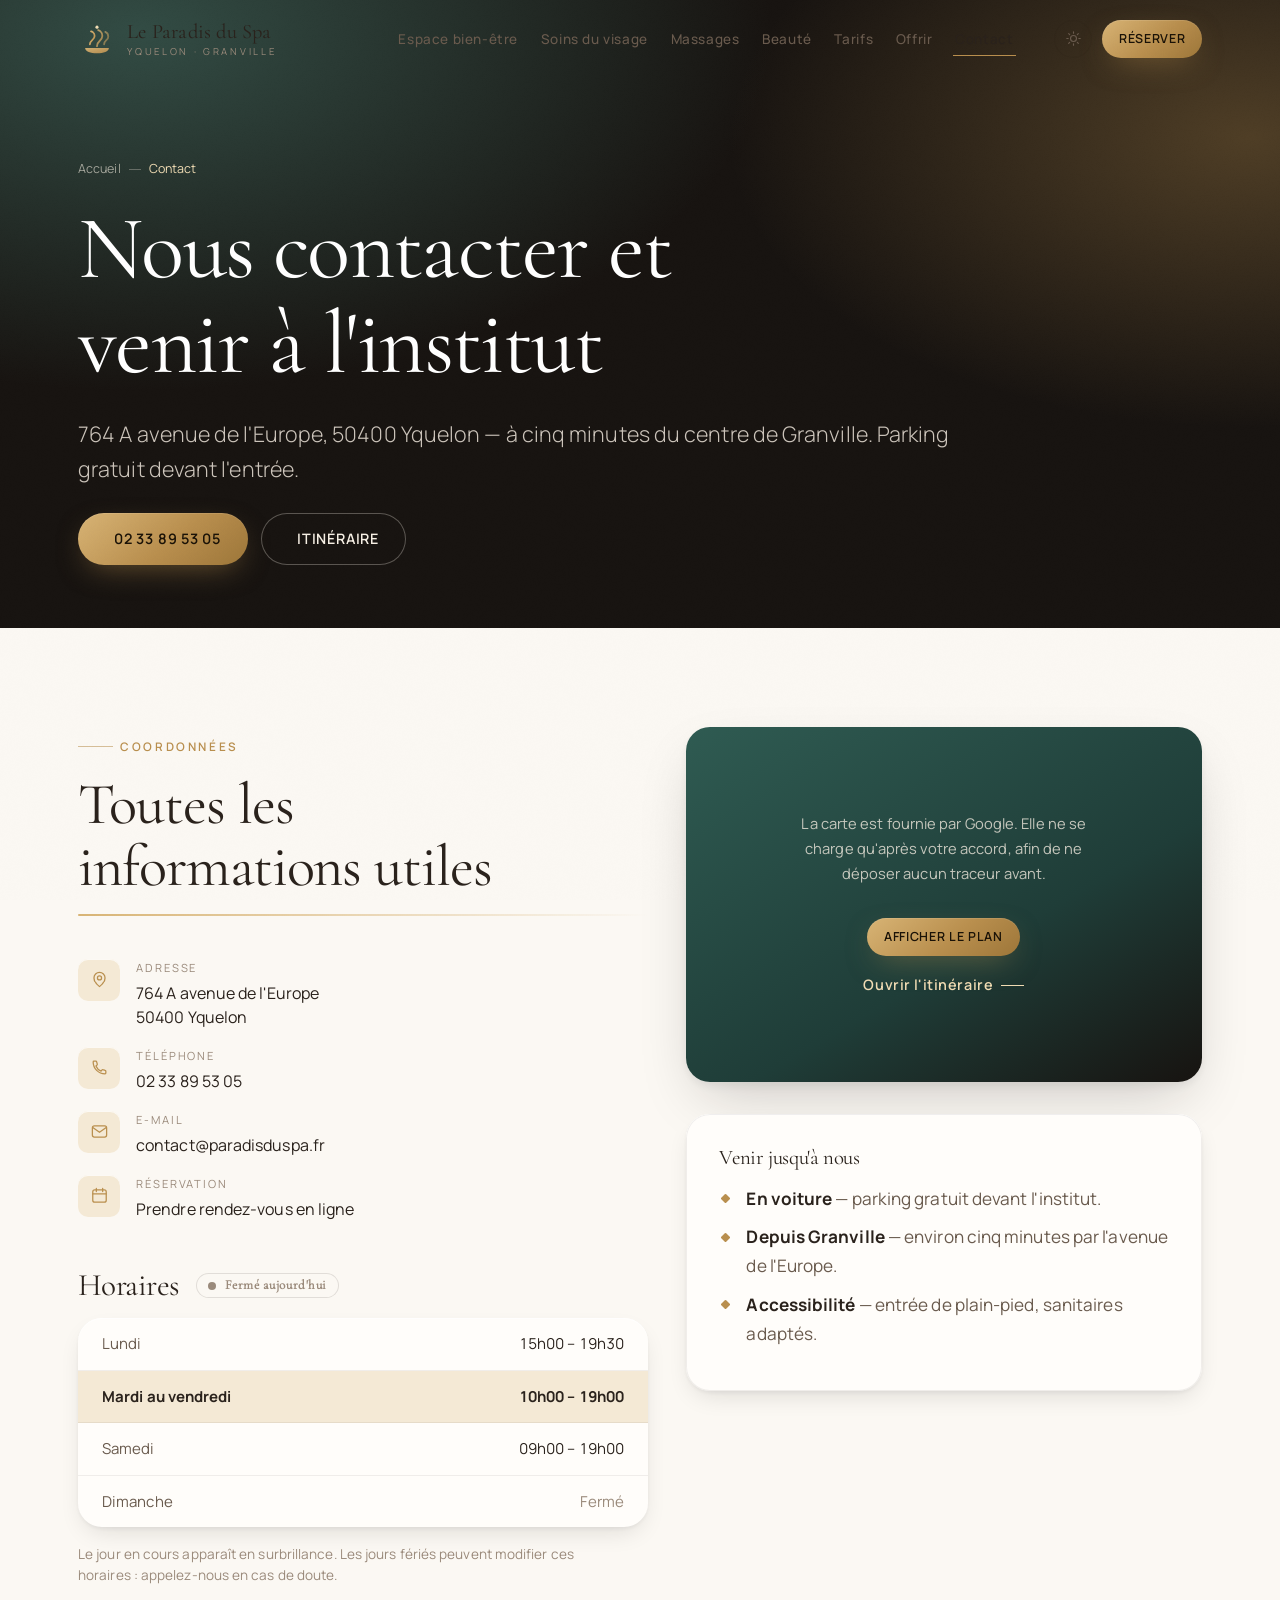
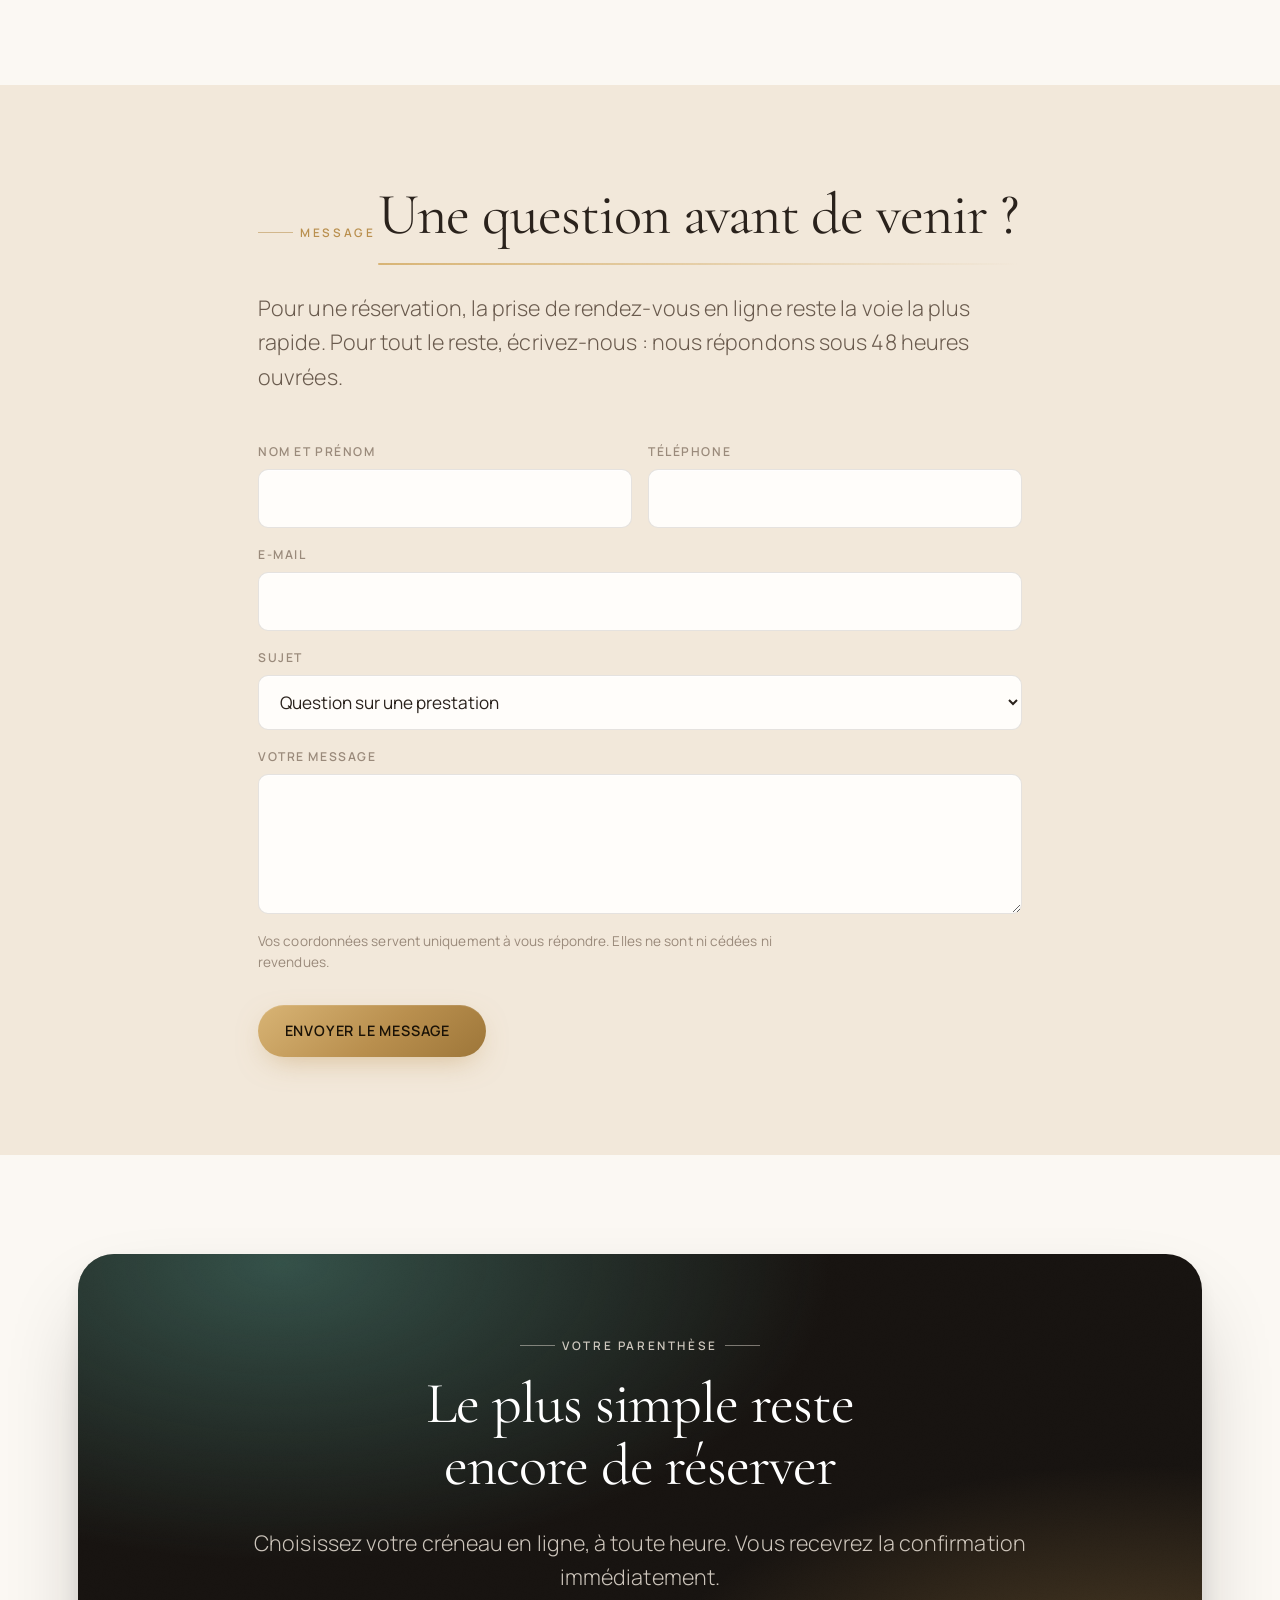
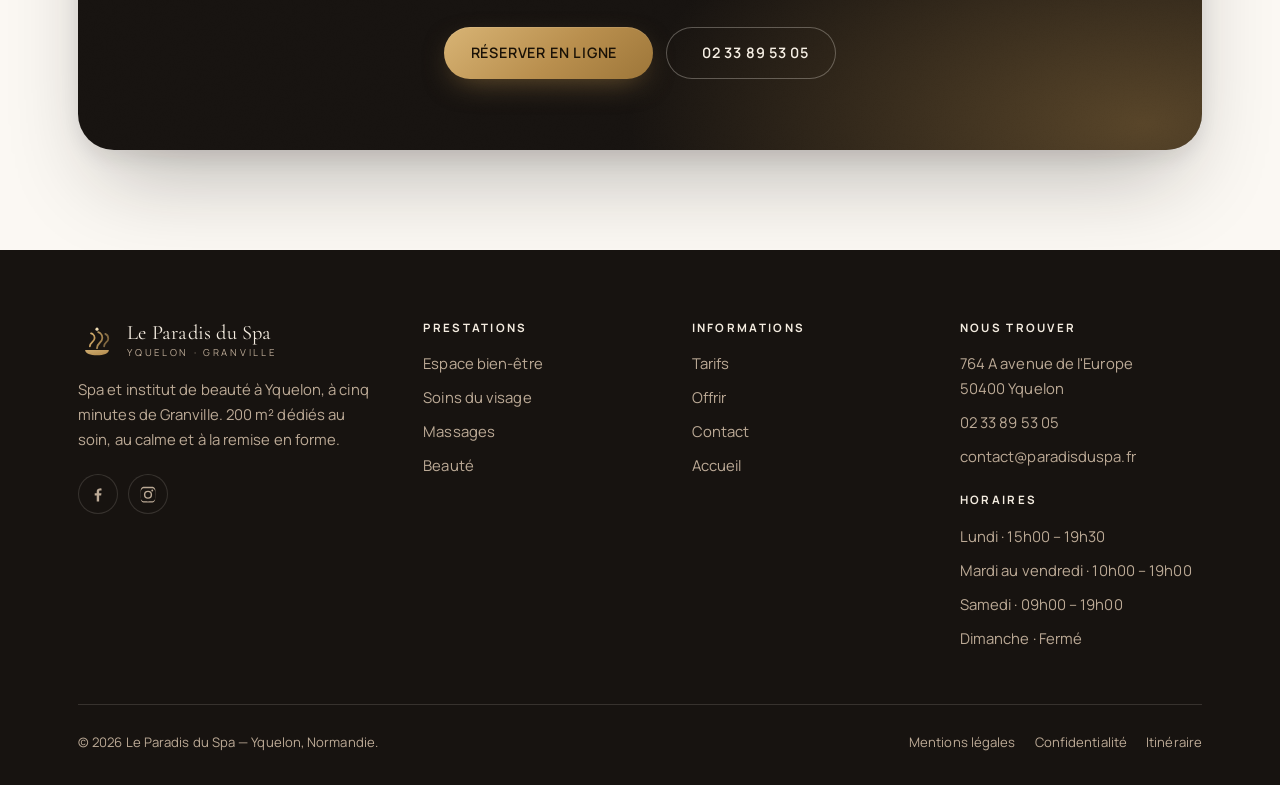
<file: contact.html>
<!doctype html>
<html lang="fr">
<head>
  <meta charset="utf-8">
  <meta name="viewport" content="width=device-width, initial-scale=1, viewport-fit=cover">
  <title>Contact et accès — Le Paradis du Spa, Yquelon</title>
  <meta name="description" content="Le Paradis du Spa, 764 A avenue de l'Europe à Yquelon près de Granville. Horaires, plan d'accès, téléphone et formulaire de contact.">
  <link rel="canonical" href="https://www.paradisduspa.fr/contact.html">
  <meta name="robots" content="index, follow, max-image-preview:large">
  <meta name="theme-color" content="#171310">
  <meta name="format-detection" content="telephone=no">

  <meta property="og:type" content="website">
  <meta property="og:locale" content="fr_FR">
  <meta property="og:site_name" content="Le Paradis du Spa">
  <meta property="og:title" content="Contact et accès — Le Paradis du Spa, Yquelon">
  <meta property="og:description" content="Le Paradis du Spa, 764 A avenue de l'Europe à Yquelon près de Granville. Horaires, plan d'accès, téléphone et formulaire de contact.">
  <meta property="og:url" content="https://www.paradisduspa.fr/contact.html">
  <meta property="og:image" content="https://www.paradisduspa.fr/assets/img/og.jpg">
  <meta property="og:image:width" content="1200">
  <meta property="og:image:height" content="630">
  <meta name="twitter:card" content="summary_large_image">

  <link rel="icon" href="assets/img/favicon.svg" type="image/svg+xml">
  <link rel="apple-touch-icon" href="assets/img/apple-touch-icon.png">
  <link rel="manifest" href="site.webmanifest">

  <!-- Polices auto-hébergées : aucune requête vers un service tiers. -->
  <link rel="preload" as="font" type="font/woff2" href="assets/fonts/manrope-variable.woff2" crossorigin>
  <link rel="preload" as="font" type="font/woff2" href="assets/fonts/cormorant-garamond-400.woff2" crossorigin>
  <link rel="stylesheet" href="assets/css/style.min.css">

  <!-- Thème appliqué avant peinture : évite le clignotement au chargement -->
  <script>(function(){var d=document.documentElement;
try{var t=localStorage.getItem('pds-theme');if(t)d.setAttribute('data-theme',t)}catch(e){}
d.className+=' js';
// Garde-fou : si main.js n'a pas démarré, on rend tout le contenu visible.
setTimeout(function(){if(!d.hasAttribute('data-js-ok'))d.className=d.className.replace(' js','')},2500);})();</script>
  <script type="application/ld+json">{"@context":"https://schema.org","@type":"ContactPage","mainEntity":{"@type":"DaySpa","name":"Le Paradis du Spa","telephone":"+33233895305","email":"contact@paradisduspa.fr","address":{"@type":"PostalAddress","streetAddress":"764 A avenue de l'Europe","addressLocality":"Yquelon","postalCode":"50400","addressCountry":"FR"}}}</script>
  <script type="application/ld+json">{"@context":"https://schema.org","@type":"BreadcrumbList","itemListElement":[{"@type":"ListItem","position":1,"name":"Accueil","item":"https://www.paradisduspa.fr/"}, {"@type":"ListItem","position":2,"name":"Contact","item":"https://www.paradisduspa.fr/contact.html"}]}</script>
</head>
<body>
<a class="skip" href="#main">Aller au contenu principal</a>
<div class="progress" aria-hidden="true"></div>
<header class="header">
  <div class="header__inner">
    <a class="brand" href="index.html" aria-label="Le Paradis du Spa — retour à l'accueil">
      <img class="brand__mark" src="assets/img/logo.svg" alt="" width="38" height="38">
      <span class="brand__txt">
        <span class="brand__name">Le Paradis du Spa</span>
        <span class="brand__sub">Yquelon · Granville</span>
      </span>
    </a>
    <nav class="nav" aria-label="Navigation principale"><a href="espace-bien-etre.html">Espace bien-être</a><a href="soins-visage.html">Soins du visage</a><a href="massages.html">Massages</a><a href="beaute.html">Beauté</a><a href="tarifs.html">Tarifs</a><a href="offrir.html">Offrir</a><a href="contact.html" aria-current="page">Contact</a></nav>
    <div class="header__actions">
      <button class="theme-btn" type="button" data-theme-toggle aria-label="Changer de thème">
        <svg class="sun" viewBox="0 0 24 24" aria-hidden="true"><circle cx="12" cy="12" r="4.2"/><path d="M12 2.5v2M12 19.5v2M2.5 12h2M19.5 12h2M5.2 5.2l1.4 1.4M17.4 17.4l1.4 1.4M18.8 5.2l-1.4 1.4M6.6 17.4l-1.4 1.4"/></svg>
        <svg class="moon" viewBox="0 0 24 24" aria-hidden="true"><path d="M20 14.5A8.5 8.5 0 0 1 9.5 4a8.5 8.5 0 1 0 10.5 10.5Z"/></svg>
      </button>
      <a class="btn btn--gold btn--sm" href="https://www.planity.com/le-paradis-du-spa-50400-yquelon-wvk" target="_blank" rel="noopener" data-magnet=".22">Réserver</a>
      <button class="burger" type="button" aria-expanded="false" aria-controls="menu-mobile" aria-label="Ouvrir le menu">
        <span></span><span></span><span></span>
      </button>
    </div>
  </div>
</header>

<nav class="menu" id="menu-mobile" aria-hidden="true" aria-label="Navigation mobile">
  <a href="index.html" style="--i:0"><span>00</span>Accueil</a>
  <a href="espace-bien-etre.html" style="--i:0"><span>01</span>Espace bien-être</a><a href="soins-visage.html" style="--i:1"><span>02</span>Soins du visage</a><a href="massages.html" style="--i:2"><span>03</span>Massages</a><a href="beaute.html" style="--i:3"><span>04</span>Beauté</a><a href="tarifs.html" style="--i:4"><span>05</span>Tarifs</a><a href="offrir.html" style="--i:5"><span>06</span>Offrir</a><a href="contact.html" style="--i:6"><span>07</span>Contact</a>
  <div class="menu__foot">
    <a class="btn btn--gold" href="https://www.planity.com/le-paradis-du-spa-50400-yquelon-wvk" target="_blank" rel="noopener">Réserver en ligne</a>
    <a class="btn btn--ghost" href="tel:+33233895305">02 33 89 53 05</a>
  </div>
</nav>
<main id="main">
<section class="pagehead">
  <div class="wrap">
    <ol class="crumb" aria-label="Fil d'Ariane"><li><a href="index.html">Accueil</a></li><li><span aria-current="page">Contact</span></li></ol>
    <h1>Nous contacter et venir à l'institut</h1>
    <p class="lead">764 A avenue de l'Europe, 50400 Yquelon — à cinq minutes du centre de Granville. Parking gratuit devant l'entrée.</p>
    <div class="hero__cta" style="margin-top:1.7rem">
      <a class="btn btn--gold" href="tel:+33233895305" data-magnet=".2"><svg viewBox="0 0 24 24" aria-hidden="true"><path d="M4 5c0-.6.4-1 1-1h2.4c.5 0 .9.3 1 .8l.8 3c.1.4 0 .8-.3 1L7.5 10a12 12 0 0 0 6.5 6.5l1.2-1.4c.3-.3.7-.4 1-.3l3 .8c.5.1.8.5.8 1V19c0 .6-.4 1-1 1A15 15 0 0 1 4 5Z"/></svg> 02 33 89 53 05</a>
      <a class="btn btn--ghost" href="https://www.google.com/maps/dir/?api=1&destination=764+avenue+de+l%27Europe+50400+Yquelon" target="_blank" rel="noopener"><svg viewBox="0 0 24 24" aria-hidden="true"><path d="M12 21s7-5.7 7-11a7 7 0 1 0-14 0c0 5.3 7 11 7 11Z"/><circle cx="12" cy="10" r="2.6"/></svg> Itinéraire</a>
    </div>
  </div>
</section>

<section class="section">
  <div class="wrap contact-grid">
    <div data-rise="left">
      <p class="eyebrow">Coordonnées</p>
      <h2 class="sec-title">Toutes les informations utiles</h2>
      <dl class="info-list mt-2">
        <div class="info"><span class="info__ico"><svg viewBox="0 0 24 24" aria-hidden="true"><path d="M12 21s7-5.7 7-11a7 7 0 1 0-14 0c0 5.3 7 11 7 11Z"/><circle cx="12" cy="10" r="2.6"/></svg></span><div><dt>Adresse</dt><dd>764 A avenue de l'Europe<br>50400 Yquelon</dd></div></div>
        <div class="info"><span class="info__ico"><svg viewBox="0 0 24 24" aria-hidden="true"><path d="M4 5c0-.6.4-1 1-1h2.4c.5 0 .9.3 1 .8l.8 3c.1.4 0 .8-.3 1L7.5 10a12 12 0 0 0 6.5 6.5l1.2-1.4c.3-.3.7-.4 1-.3l3 .8c.5.1.8.5.8 1V19c0 .6-.4 1-1 1A15 15 0 0 1 4 5Z"/></svg></span><div><dt>Téléphone</dt><dd><a href="tel:+33233895305">02 33 89 53 05</a></dd></div></div>
        <div class="info"><span class="info__ico"><svg viewBox="0 0 24 24" aria-hidden="true"><rect x="3" y="5" width="18" height="14" rx="2.5"/><path d="m3.5 7 8.5 6 8.5-6"/></svg></span><div><dt>E-mail</dt><dd><a href="mailto:contact@paradisduspa.fr">contact@paradisduspa.fr</a></dd></div></div>
        <div class="info"><span class="info__ico"><svg viewBox="0 0 24 24" aria-hidden="true"><rect x="3.5" y="5" width="17" height="15.5" rx="2.5"/><path d="M8 3v4M16 3v4M3.5 10h17"/></svg></span><div><dt>Réservation</dt><dd><a class="u-link" href="https://www.planity.com/le-paradis-du-spa-50400-yquelon-wvk" target="_blank" rel="noopener">Prendre rendez-vous en ligne</a></dd></div></div>
      </dl>

      <h3 class="mt-3" style="display:flex;align-items:center;gap:1rem;flex-wrap:wrap">
        Horaires <span class="openstate" data-openstate data-schedule="1:15:00-19:30;2,3,4,5:10:00-19:00;6:09:00-19:00;0:"><i aria-hidden="true"></i><span>Horaires</span></span>
      </h3>
      <dl class="hours mt-1" data-hours><div class="hours__row" data-day="1" data-range="15:00-19:30"><dt>Lundi</dt><dd>15h00 – 19h30</dd></div><div class="hours__row" data-day="2,3,4,5" data-range="10:00-19:00"><dt>Mardi au vendredi</dt><dd>10h00 – 19h00</dd></div><div class="hours__row" data-day="6" data-range="09:00-19:00"><dt>Samedi</dt><dd>09h00 – 19h00</dd></div><div class="hours__row hours__row--closed" data-day="0" data-range=""><dt>Dimanche</dt><dd>Fermé</dd></div></dl>
      <p class="fine mt-1">Le jour en cours apparaît en surbrillance. Les jours fériés peuvent modifier ces horaires&nbsp;: appelez-nous en cas de doute.</p>
    </div>

    <div data-rise="right">
      <div class="map" data-map="https://www.google.com/maps?q=764+avenue+de+l%27Europe,+50400+Yquelon&output=embed">
        <div class="map__load">
          <p>La carte est fournie par Google. Elle ne se charge qu'après votre accord, afin de ne déposer aucun traceur avant.</p>
          <button class="btn btn--gold btn--sm" type="button" data-map-load>Afficher le plan</button>
          <a class="link-arrow" href="https://www.google.com/maps/dir/?api=1&destination=764+avenue+de+l%27Europe+50400+Yquelon" target="_blank" rel="noopener" style="color:#f0dcb4">Ouvrir l'itinéraire</a>
        </div>
      </div>

      <div class="card mt-2">
        <h3 style="font-size:1.3rem">Venir jusqu'à nous</h3>
        <ul class="ticks mt-1">
          <li><strong>En voiture</strong> — parking gratuit devant l'institut.</li>
          <li><strong>Depuis Granville</strong> — environ cinq minutes par l'avenue de l'Europe.</li>
          <li><strong>Accessibilité</strong> — entrée de plain-pied, sanitaires adaptés.</li>
        </ul>
      </div>
    </div>
  </div>
</section>

<section class="section section--alt">
  <div class="wrap wrap-narrow">
    <p class="eyebrow">Message</p>
    <h2 class="sec-title">Une question avant de venir&nbsp;?</h2>
    <p class="lead mt-1">Pour une réservation, la prise de rendez-vous en ligne reste la voie la plus rapide. Pour tout le reste, écrivez-nous&nbsp;: nous répondons sous 48 heures ouvrées.</p>

    <form class="mt-3" data-form action="mailto:contact@paradisduspa.fr" method="post" enctype="text/plain">
      <div class="field--2">
        <div class="field"><label for="f-nom">Nom et prénom</label>
          <input id="f-nom" name="nom" type="text" autocomplete="name" required></div>
        <div class="field"><label for="f-tel">Téléphone</label>
          <input id="f-tel" name="telephone" type="tel" autocomplete="tel"></div>
      </div>
      <div class="field"><label for="f-mail">E-mail</label>
        <input id="f-mail" name="email" type="email" autocomplete="email" required></div>
      <div class="field"><label for="f-sujet">Sujet</label>
        <select id="f-sujet" name="sujet">
          <option>Question sur une prestation</option>
          <option>Espace bien-être en privatif</option>
          <option>Bon cadeau</option>
          <option>Groupe ou entreprise</option>
          <option>Autre demande</option>
        </select></div>
      <div class="field"><label for="f-msg">Votre message</label>
        <textarea id="f-msg" name="message" required></textarea></div>
      <p class="fine">Vos coordonnées servent uniquement à vous répondre. Elles ne sont ni cédées ni revendues.</p>
      <button class="btn btn--gold mt-1" type="submit">Envoyer le message <svg viewBox="0 0 24 24" aria-hidden="true"><path d="M5 12h13M13 6l6 6-6 6"/></svg></button>
    </form>
  </div>
</section>
<section class="section">
  <div class="wrap">
    <div class="cta" data-rise="zoom">
      <p class="eyebrow is-centered">Votre parenthèse</p>
      <h2>Le plus simple reste encore de réserver</h2>
      <p class="lead">Choisissez votre créneau en ligne, à toute heure. Vous recevrez la confirmation immédiatement.</p>
      <div class="cta__btns">
        <a class="btn btn--gold" href="https://www.planity.com/le-paradis-du-spa-50400-yquelon-wvk" target="_blank" rel="noopener" data-magnet=".2">Réserver en ligne <svg viewBox="0 0 24 24" aria-hidden="true"><rect x="3.5" y="5" width="17" height="15.5" rx="2.5"/><path d="M8 3v4M16 3v4M3.5 10h17"/></svg></a>
        <a class="btn btn--ghost" href="tel:+33233895305"><svg viewBox="0 0 24 24" aria-hidden="true"><path d="M4 5c0-.6.4-1 1-1h2.4c.5 0 .9.3 1 .8l.8 3c.1.4 0 .8-.3 1L7.5 10a12 12 0 0 0 6.5 6.5l1.2-1.4c.3-.3.7-.4 1-.3l3 .8c.5.1.8.5.8 1V19c0 .6-.4 1-1 1A15 15 0 0 1 4 5Z"/></svg> 02 33 89 53 05</a>
      </div>
    </div>
  </div>
</section>

</main><footer class="footer">
  <div class="wrap">
    <div class="footer__top">
      <div>
        <div class="brand">
          <img class="brand__mark" src="assets/img/logo.svg" alt="" width="38" height="38" loading="lazy">
          <span class="brand__txt">
            <span class="brand__name">Le Paradis du Spa</span>
            <span class="brand__sub">Yquelon · Granville</span>
          </span>
        </div>
        <p class="footer__desc">Spa et institut de beauté à Yquelon, à cinq minutes de Granville. 200 m² dédiés au soin, au calme et à la remise en forme.</p>
        <div class="social">
          <a href="https://www.facebook.com/" target="_blank" rel="noopener" aria-label="Facebook"><svg viewBox="0 0 24 24" aria-hidden="true"><path d="M13.5 22v-8h2.7l.4-3.1h-3.1V8.9c0-.9.25-1.5 1.55-1.5H16.7V4.6A21 21 0 0 0 14.3 4.5c-2.4 0-4 1.45-4 4.1v2.3H7.6V14h2.7v8Z"/></svg></a>
          <a href="https://www.instagram.com/" target="_blank" rel="noopener" aria-label="Instagram"><svg viewBox="0 0 24 24" aria-hidden="true"><path d="M12 2.2c3.2 0 3.6 0 4.85.07 1.17.05 1.8.25 2.23.42.56.22.96.48 1.38.9.42.42.68.82.9 1.38.17.42.37 1.06.42 2.23.06 1.26.07 1.63.07 4.8s0 3.6-.07 4.85c-.05 1.17-.25 1.8-.42 2.23-.22.56-.48.96-.9 1.38-.42.42-.82.68-1.38.9-.42.17-1.06.37-2.23.42-1.26.06-1.63.07-4.85.07s-3.6 0-4.85-.07c-1.17-.05-1.8-.25-2.23-.42-.56-.22-.96-.48-1.38-.9-.42-.42-.68-.82-.9-1.38-.17-.42-.37-1.06-.42-2.23C2.2 15.6 2.2 15.2 2.2 12s0-3.6.07-4.85c.05-1.17.25-1.8.42-2.23.22-.56.48-.96.9-1.38.42-.42.82-.68 1.38-.9.42-.17 1.06-.37 2.23-.42C8.4 2.2 8.8 2.2 12 2.2Zm0 1.98c-3.14 0-3.5.01-4.74.07-1.14.05-1.76.24-2.17.4-.55.21-.94.47-1.35.88-.41.41-.67.8-.88 1.35-.16.41-.35 1.03-.4 2.17-.06 1.24-.07 1.6-.07 4.74s.01 3.5.07 4.74c.05 1.14.24 1.76.4 2.17.21.55.47.94.88 1.35.41.41.8.67 1.35.88.41.16 1.03.35 2.17.4 1.24.06 1.6.07 4.74.07s3.5-.01 4.74-.07c1.14-.05 1.76-.24 2.17-.4.55-.21.94-.47 1.35-.88.41-.41.67-.8.88-1.35.16-.41.35-1.03.4-2.17.06-1.24.07-1.6.07-4.74s-.01-3.5-.07-4.74c-.05-1.14-.24-1.76-.4-2.17a3.6 3.6 0 0 0-.88-1.35 3.6 3.6 0 0 0-1.35-.88c-.41-.16-1.03-.35-2.17-.4-1.24-.06-1.6-.07-4.74-.07Zm0 3.37a5.45 5.45 0 1 1 0 10.9 5.45 5.45 0 0 1 0-10.9Zm0 8.99a3.54 3.54 0 1 0 0-7.08 3.54 3.54 0 0 0 0 7.08Zm6.94-9.2a1.27 1.27 0 1 1-2.55 0 1.27 1.27 0 0 1 2.55 0Z"/></svg></a>
        </div>
      </div>
      <div>
        <h2 class="footer__h">Prestations</h2>
        <ul><li><a href="espace-bien-etre.html">Espace bien-être</a></li><li><a href="soins-visage.html">Soins du visage</a></li><li><a href="massages.html">Massages</a></li><li><a href="beaute.html">Beauté</a></li></ul>
      </div>
      <div>
        <h2 class="footer__h">Informations</h2>
        <ul><li><a href="tarifs.html">Tarifs</a></li><li><a href="offrir.html">Offrir</a></li><li><a href="contact.html">Contact</a></li><li><a href="index.html">Accueil</a></li></ul>
      </div>
      <div>
        <h2 class="footer__h">Nous trouver</h2>
        <ul>
          <li>764 A avenue de l'Europe<br>50400 Yquelon</li>
          <li><a href="tel:+33233895305">02 33 89 53 05</a></li>
          <li><a href="mailto:contact@paradisduspa.fr">contact@paradisduspa.fr</a></li>
        </ul>
        <h2 class="footer__h" style="margin-top:1.6rem">Horaires</h2>
        <ul><li>Lundi · 15h00 – 19h30</li><li>Mardi au vendredi · 10h00 – 19h00</li><li>Samedi · 09h00 – 19h00</li><li>Dimanche · Fermé</li></ul>
      </div>
    </div>
    <div class="footer__bottom">
      <p class="mb-0">© <span data-year>2026</span> Le Paradis du Spa — Yquelon, Normandie.</p>
      <div class="footer__legal">
        <a href="mentions-legales.html">Mentions légales</a>
        <a href="mentions-legales.html#confidentialite">Confidentialité</a>
        <a href="https://www.google.com/maps/dir/?api=1&destination=764+avenue+de+l%27Europe+50400+Yquelon" target="_blank" rel="noopener">Itinéraire</a>
      </div>
    </div>
  </div>
</footer>

<div class="actionbar">
  <a class="btn btn--ghost" href="tel:+33233895305"><svg viewBox="0 0 24 24" aria-hidden="true"><path d="M4 5c0-.6.4-1 1-1h2.4c.5 0 .9.3 1 .8l.8 3c.1.4 0 .8-.3 1L7.5 10a12 12 0 0 0 6.5 6.5l1.2-1.4c.3-.3.7-.4 1-.3l3 .8c.5.1.8.5.8 1V19c0 .6-.4 1-1 1A15 15 0 0 1 4 5Z"/></svg> Appeler</a>
  <a class="btn btn--gold" href="https://www.planity.com/le-paradis-du-spa-50400-yquelon-wvk" target="_blank" rel="noopener">Réserver</a>
</div>

<button class="totop" type="button" aria-label="Revenir en haut de la page"><svg viewBox="0 0 24 24" aria-hidden="true"><path d="M12 19V6M6 12l6-6 6 6"/></svg></button>

<script src="assets/js/main.min.js" defer></script>
</body>
</html>
</file>
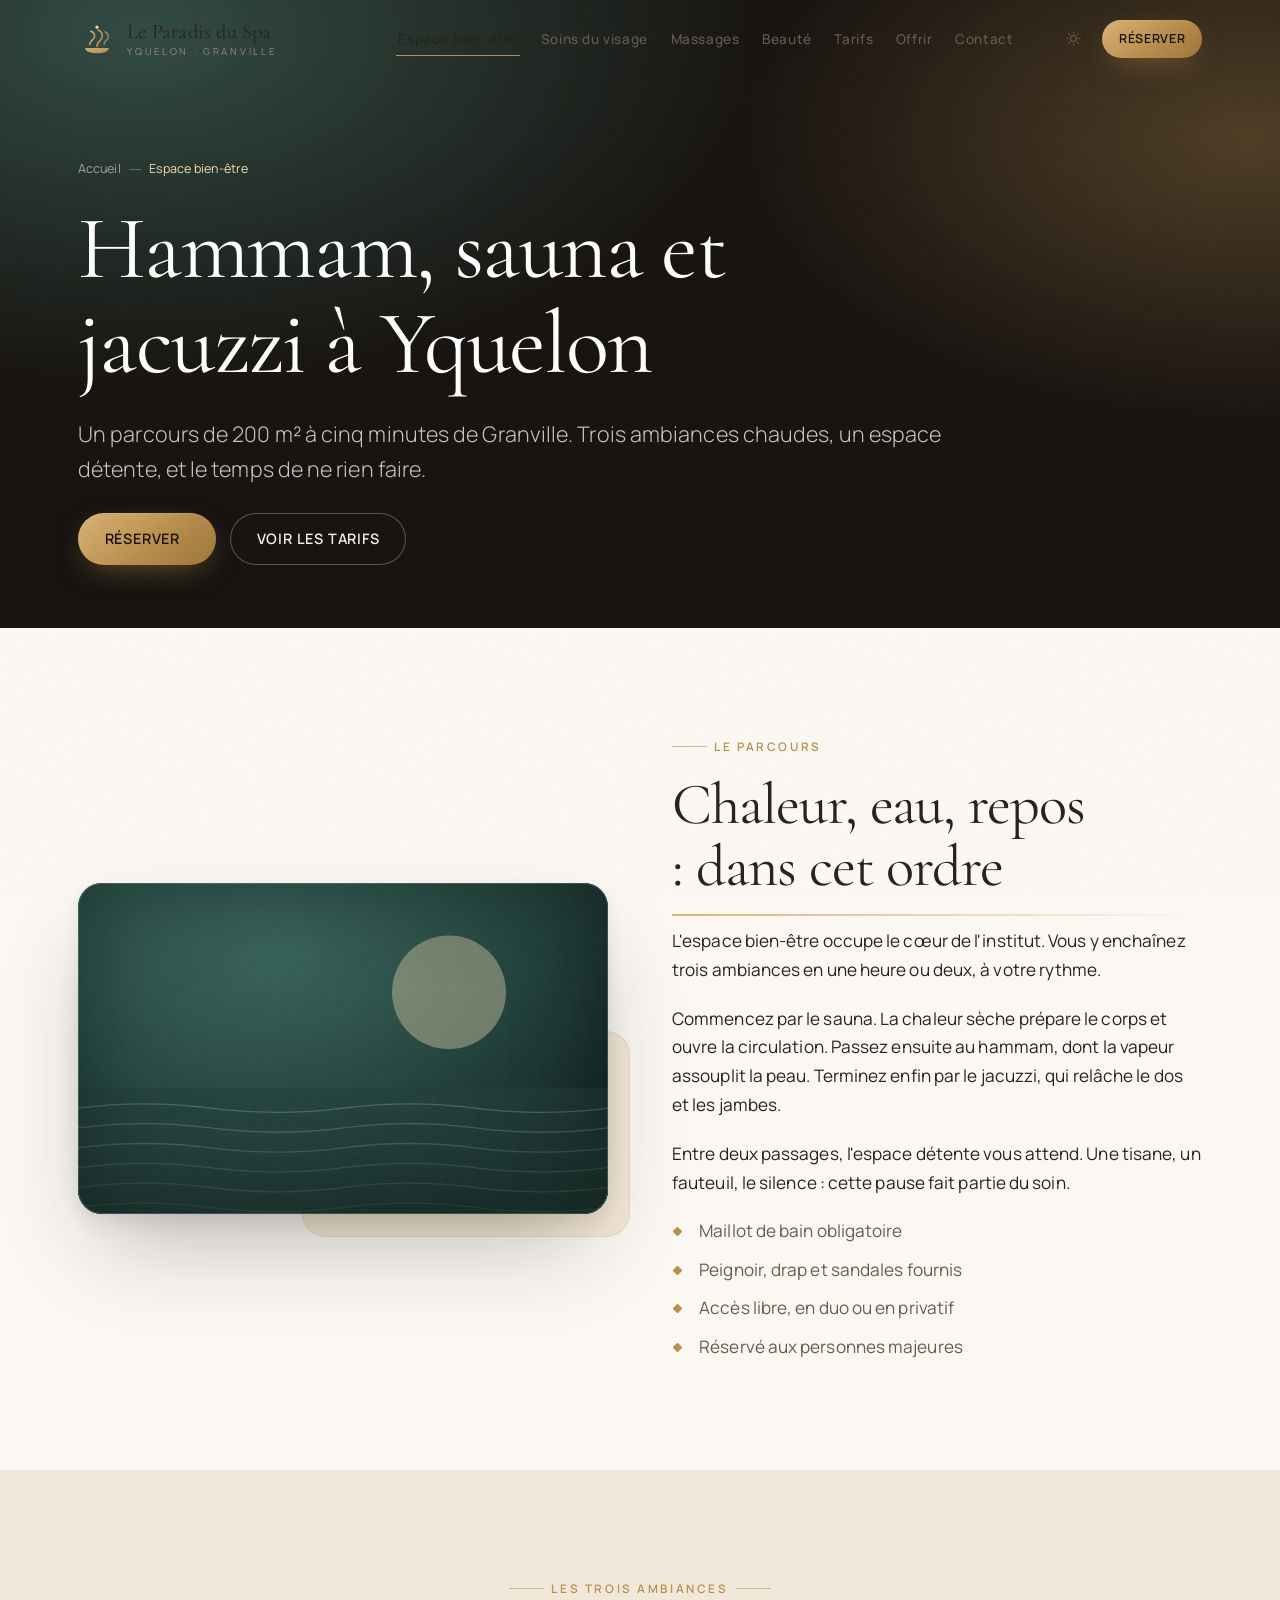
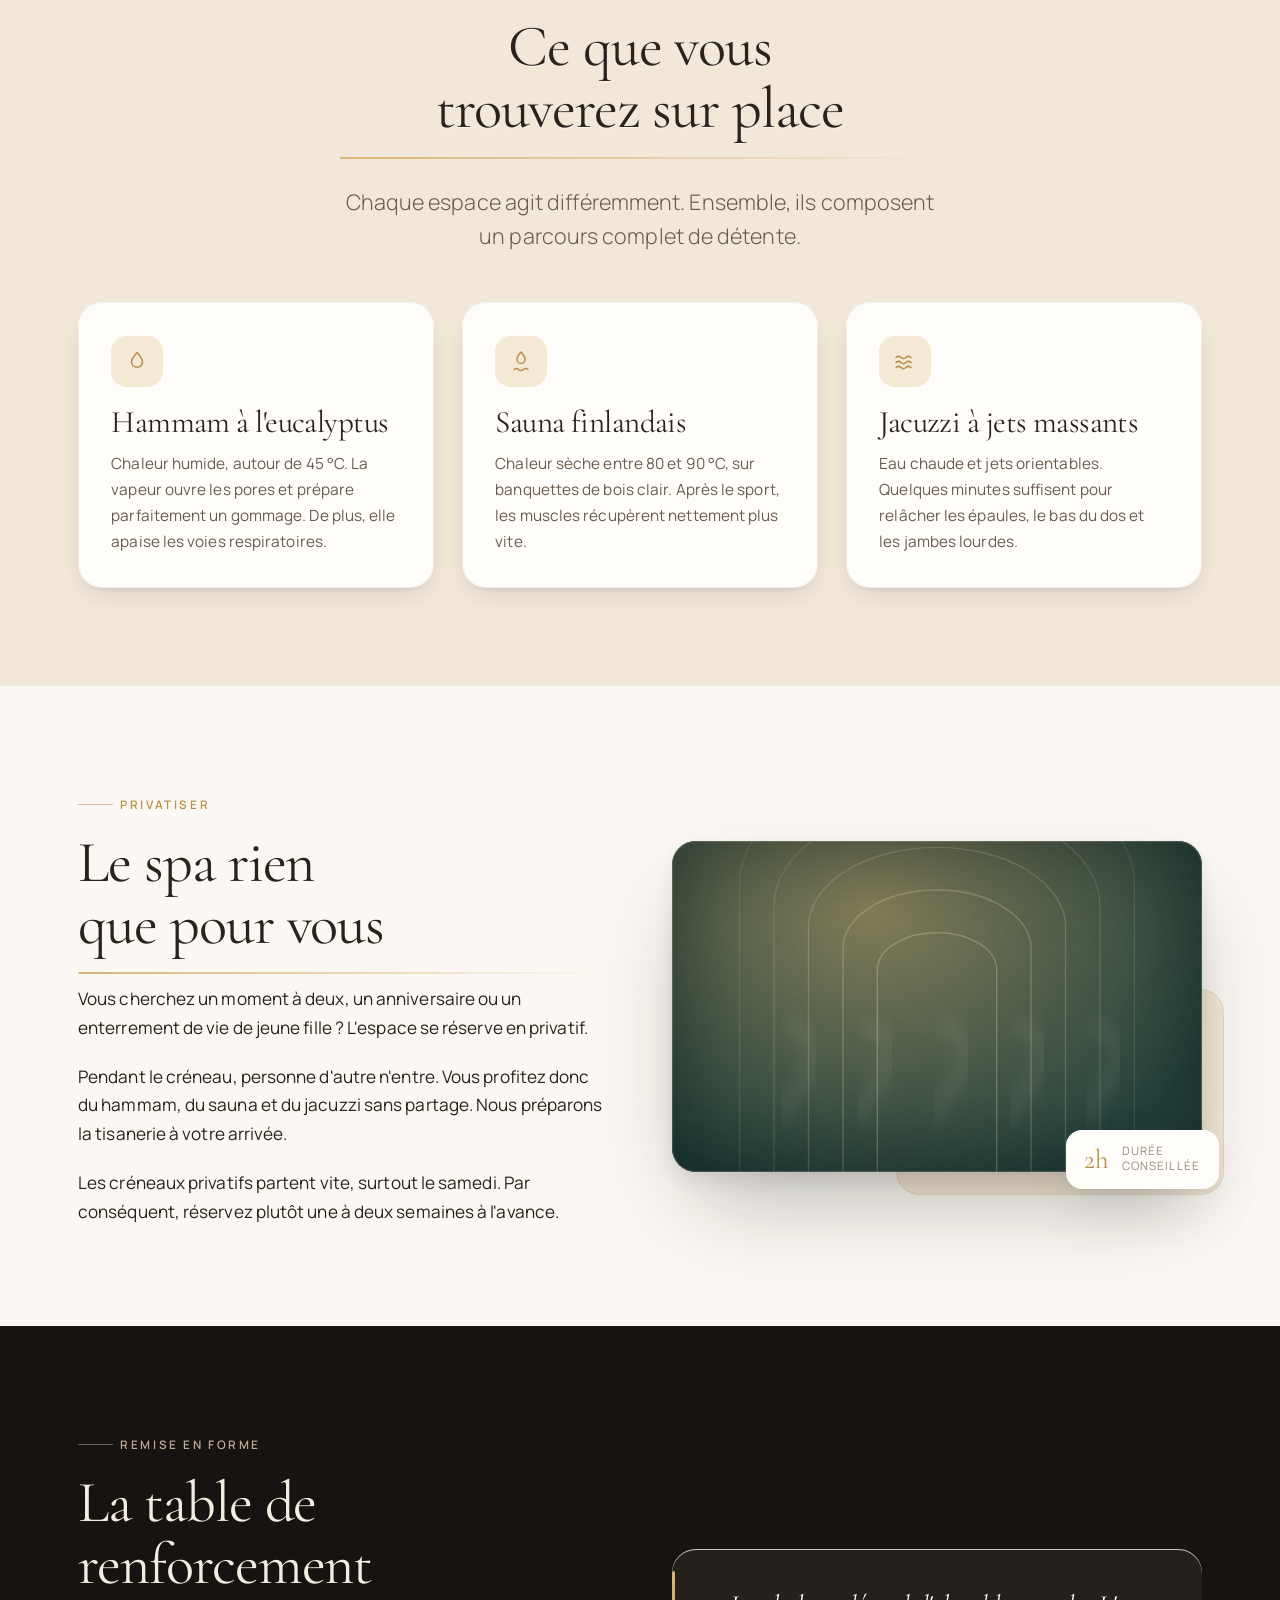
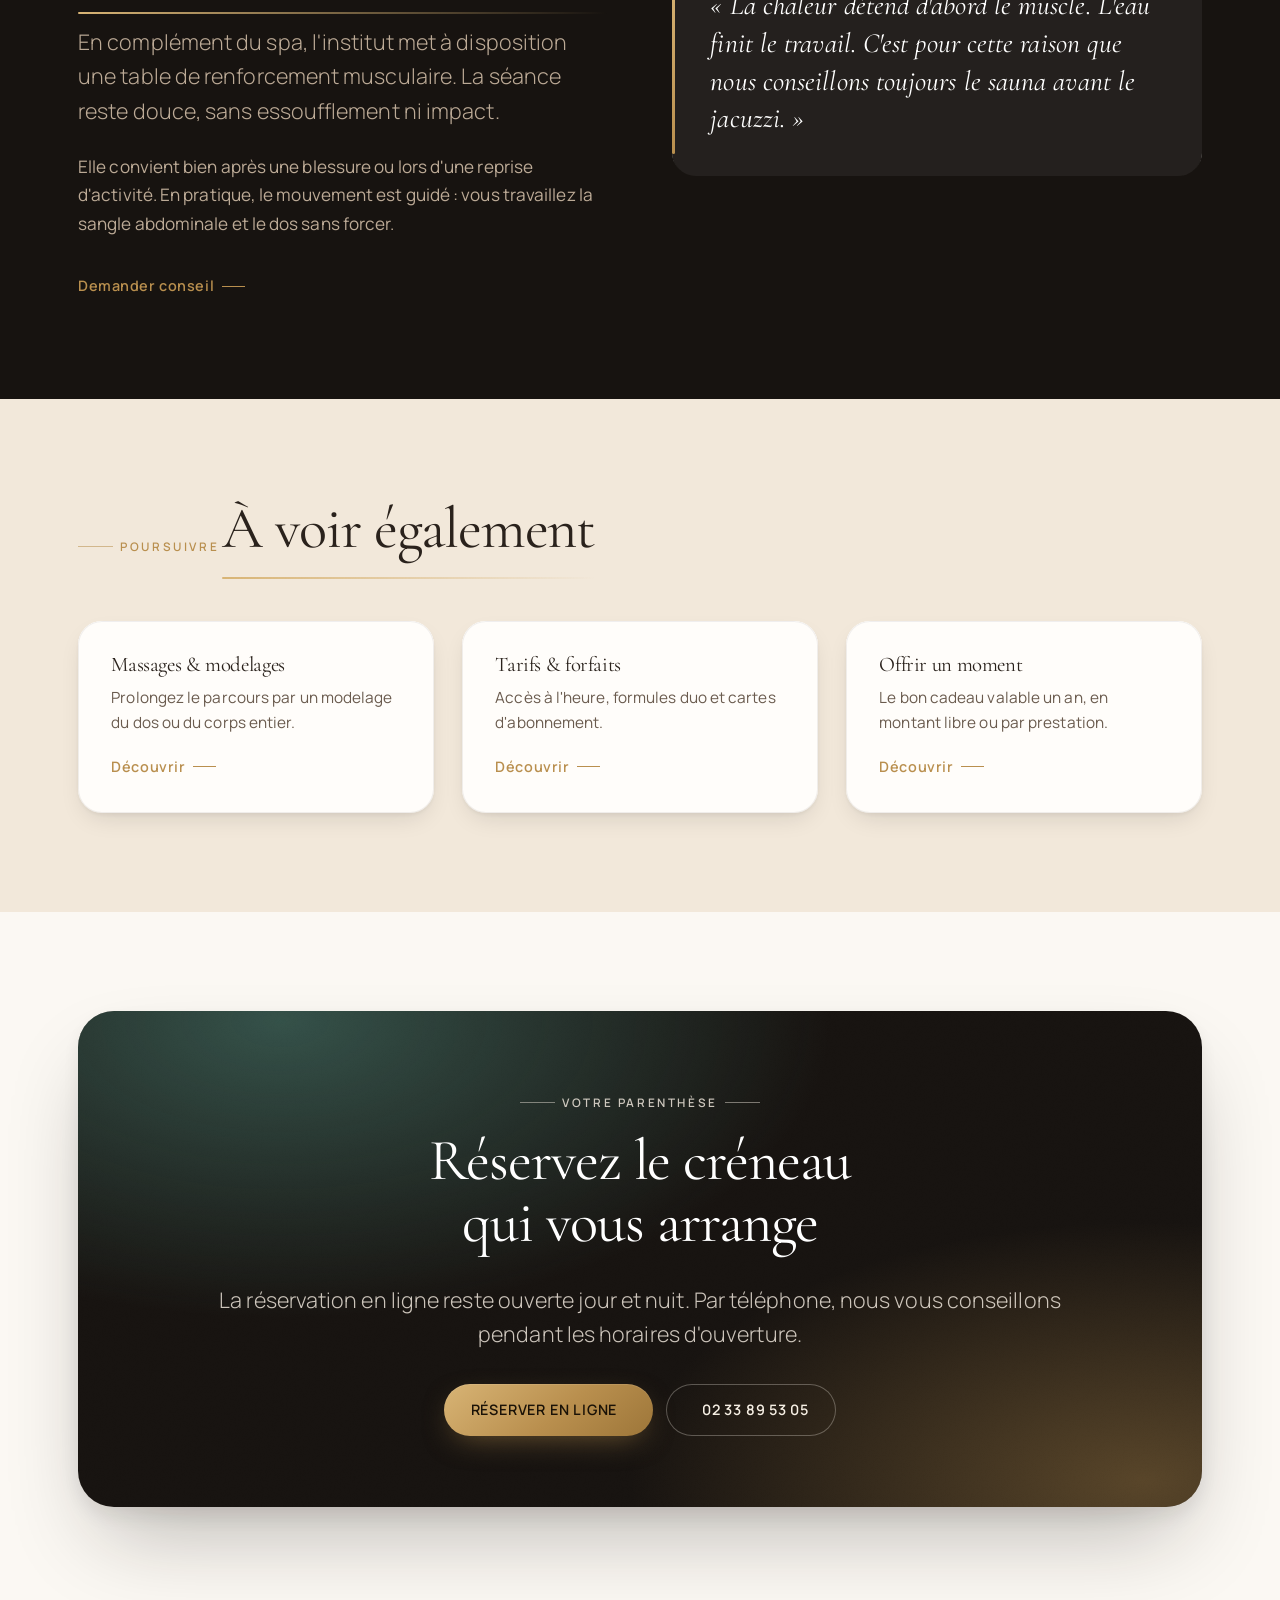
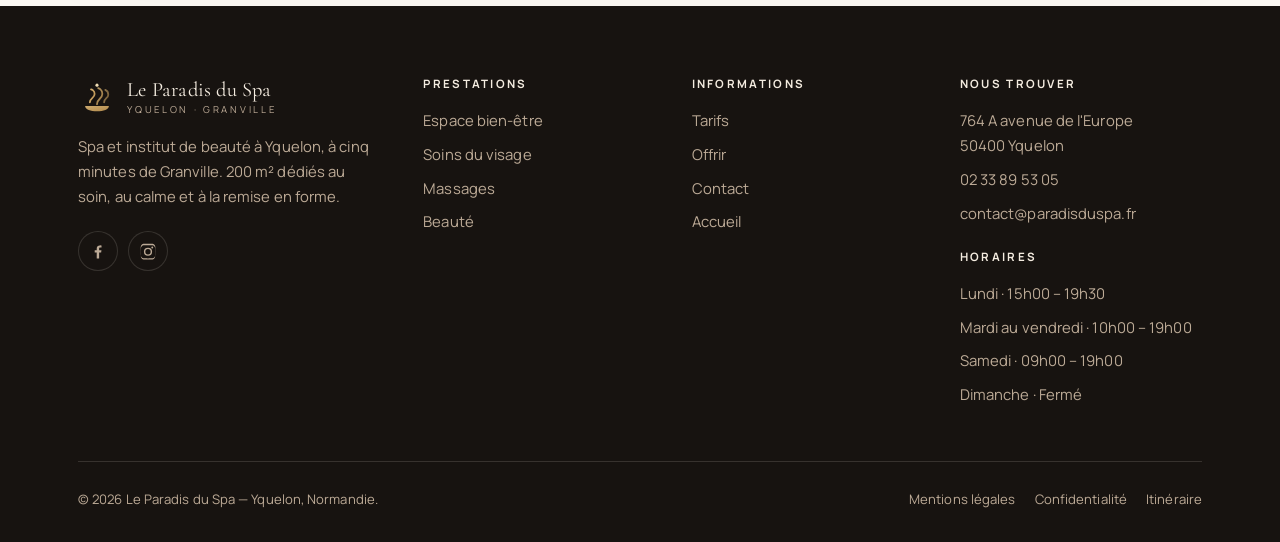
<file: espace-bien-etre.html>
<!doctype html>
<html lang="fr">
<head>
  <meta charset="utf-8">
  <meta name="viewport" content="width=device-width, initial-scale=1, viewport-fit=cover">
  <title>Hammam, sauna et jacuzzi près de Granville</title>
  <meta name="description" content="Espace bien-être à Yquelon : hammam à l'eucalyptus, sauna finlandais et jacuzzi. Accès libre, en duo ou privatif. Réservation en ligne.">
  <link rel="canonical" href="https://www.paradisduspa.fr/espace-bien-etre.html">
  <meta name="robots" content="index, follow, max-image-preview:large">
  <meta name="theme-color" content="#171310">
  <meta name="format-detection" content="telephone=no">

  <meta property="og:type" content="website">
  <meta property="og:locale" content="fr_FR">
  <meta property="og:site_name" content="Le Paradis du Spa">
  <meta property="og:title" content="Hammam, sauna et jacuzzi près de Granville">
  <meta property="og:description" content="Espace bien-être à Yquelon : hammam à l'eucalyptus, sauna finlandais et jacuzzi. Accès libre, en duo ou privatif. Réservation en ligne.">
  <meta property="og:url" content="https://www.paradisduspa.fr/espace-bien-etre.html">
  <meta property="og:image" content="https://www.paradisduspa.fr/assets/img/og.jpg">
  <meta property="og:image:width" content="1200">
  <meta property="og:image:height" content="630">
  <meta name="twitter:card" content="summary_large_image">

  <link rel="icon" href="assets/img/favicon.svg" type="image/svg+xml">
  <link rel="apple-touch-icon" href="assets/img/apple-touch-icon.png">
  <link rel="manifest" href="site.webmanifest">

  <!-- Polices auto-hébergées : aucune requête vers un service tiers. -->
  <link rel="preload" as="font" type="font/woff2" href="assets/fonts/manrope-variable.woff2" crossorigin>
  <link rel="preload" as="font" type="font/woff2" href="assets/fonts/cormorant-garamond-400.woff2" crossorigin>
  <link rel="stylesheet" href="assets/css/style.min.css">

  <!-- Thème appliqué avant peinture : évite le clignotement au chargement -->
  <script>(function(){var d=document.documentElement;
try{var t=localStorage.getItem('pds-theme');if(t)d.setAttribute('data-theme',t)}catch(e){}
d.className+=' js';
// Garde-fou : si main.js n'a pas démarré, on rend tout le contenu visible.
setTimeout(function(){if(!d.hasAttribute('data-js-ok'))d.className=d.className.replace(' js','')},2500);})();</script>
  <script type="application/ld+json">{"@context":"https://schema.org","@type":"BreadcrumbList","itemListElement":[{"@type":"ListItem","position":1,"name":"Accueil","item":"https://www.paradisduspa.fr/"}, {"@type":"ListItem","position":2,"name":"Espace bien-être","item":"https://www.paradisduspa.fr/espace-bien-etre.html"}]}</script>
</head>
<body>
<a class="skip" href="#main">Aller au contenu principal</a>
<div class="progress" aria-hidden="true"></div>
<header class="header">
  <div class="header__inner">
    <a class="brand" href="index.html" aria-label="Le Paradis du Spa — retour à l'accueil">
      <img class="brand__mark" src="assets/img/logo.svg" alt="" width="38" height="38">
      <span class="brand__txt">
        <span class="brand__name">Le Paradis du Spa</span>
        <span class="brand__sub">Yquelon · Granville</span>
      </span>
    </a>
    <nav class="nav" aria-label="Navigation principale"><a href="espace-bien-etre.html" aria-current="page">Espace bien-être</a><a href="soins-visage.html">Soins du visage</a><a href="massages.html">Massages</a><a href="beaute.html">Beauté</a><a href="tarifs.html">Tarifs</a><a href="offrir.html">Offrir</a><a href="contact.html">Contact</a></nav>
    <div class="header__actions">
      <button class="theme-btn" type="button" data-theme-toggle aria-label="Changer de thème">
        <svg class="sun" viewBox="0 0 24 24" aria-hidden="true"><circle cx="12" cy="12" r="4.2"/><path d="M12 2.5v2M12 19.5v2M2.5 12h2M19.5 12h2M5.2 5.2l1.4 1.4M17.4 17.4l1.4 1.4M18.8 5.2l-1.4 1.4M6.6 17.4l-1.4 1.4"/></svg>
        <svg class="moon" viewBox="0 0 24 24" aria-hidden="true"><path d="M20 14.5A8.5 8.5 0 0 1 9.5 4a8.5 8.5 0 1 0 10.5 10.5Z"/></svg>
      </button>
      <a class="btn btn--gold btn--sm" href="https://www.planity.com/le-paradis-du-spa-50400-yquelon-wvk" target="_blank" rel="noopener" data-magnet=".22">Réserver</a>
      <button class="burger" type="button" aria-expanded="false" aria-controls="menu-mobile" aria-label="Ouvrir le menu">
        <span></span><span></span><span></span>
      </button>
    </div>
  </div>
</header>

<nav class="menu" id="menu-mobile" aria-hidden="true" aria-label="Navigation mobile">
  <a href="index.html" style="--i:0"><span>00</span>Accueil</a>
  <a href="espace-bien-etre.html" style="--i:0"><span>01</span>Espace bien-être</a><a href="soins-visage.html" style="--i:1"><span>02</span>Soins du visage</a><a href="massages.html" style="--i:2"><span>03</span>Massages</a><a href="beaute.html" style="--i:3"><span>04</span>Beauté</a><a href="tarifs.html" style="--i:4"><span>05</span>Tarifs</a><a href="offrir.html" style="--i:5"><span>06</span>Offrir</a><a href="contact.html" style="--i:6"><span>07</span>Contact</a>
  <div class="menu__foot">
    <a class="btn btn--gold" href="https://www.planity.com/le-paradis-du-spa-50400-yquelon-wvk" target="_blank" rel="noopener">Réserver en ligne</a>
    <a class="btn btn--ghost" href="tel:+33233895305">02 33 89 53 05</a>
  </div>
</nav>
<main id="main"><section class="pagehead">
  <div class="wrap">
    <ol class="crumb" aria-label="Fil d'Ariane"><li><a href="index.html">Accueil</a></li><li><span aria-current="page">Espace bien-être</span></li></ol>
    <h1>Hammam, sauna et jacuzzi à Yquelon</h1>
    <p class="lead">Un parcours de 200 m² à cinq minutes de Granville. Trois ambiances chaudes, un espace détente, et le temps de ne rien faire.</p>
    <div class="hero__cta" style="margin-top:1.7rem">
      <a class="btn btn--gold" href="https://www.planity.com/le-paradis-du-spa-50400-yquelon-wvk" target="_blank" rel="noopener" data-magnet=".2">Réserver <svg viewBox="0 0 24 24" aria-hidden="true"><rect x="3.5" y="5" width="17" height="15.5" rx="2.5"/><path d="M8 3v4M16 3v4M3.5 10h17"/></svg></a>
      <a class="btn btn--ghost" href="tarifs.html">Voir les tarifs</a>
    </div>
  </div>
</section>
<section class="section"><div class="wrap split"><div class="split__media frame-stack" data-rise="left">
      <figure class="frame frame--wide" style="margin:0">
        <img src="assets/img/bien-etre.svg" alt="Horizon marin et soleil bas sur la baie, ambiance de l'espace bien-être" width="800" height="600" loading="lazy" decoding="async">
      </figure>
    </div><div data-rise="right">
      <p class="eyebrow">Le parcours</p>
      <h2 class="sec-title">Chaleur, eau, repos : dans cet ordre</h2>
      <p>L'espace bien-être occupe le cœur de l'institut. Vous y enchaînez trois ambiances en une heure ou deux, à votre rythme.</p><p>Commencez par le sauna. La chaleur sèche prépare le corps et ouvre la circulation. Passez ensuite au hammam, dont la vapeur assouplit la peau. Terminez enfin par le jacuzzi, qui relâche le dos et les jambes.</p><p>Entre deux passages, l'espace détente vous attend. Une tisane, un fauteuil, le silence : cette pause fait partie du soin.</p><ul class='ticks mt-1'><li>Maillot de bain obligatoire</li><li>Peignoir, drap et sandales fournis</li><li>Accès libre, en duo ou en privatif</li><li>Réservé aux personnes majeures</li></ul>
    </div></div></section><section class="section section--alt">
  <div class="wrap">
    <div class="center" style="max-width:60ch;margin-inline:auto">
      <p class="eyebrow is-centered">Les trois ambiances</p>
      <h2 class="sec-title carved">Ce que vous trouverez sur place</h2>
      <p class="lead mt-1">Chaque espace agit différemment. Ensemble, ils composent un parcours complet de détente.</p>
    </div>
    <div class="grid g-3 mt-3"><article class="card tilt" data-rise><div class="card__ico"><svg viewBox="0 0 24 24" aria-hidden="true"><path d="M12 3.5c3.2 3.6 5.5 6.4 5.5 9.3a5.5 5.5 0 1 1-11 0c0-2.9 2.3-5.7 5.5-9.3Z"/></svg></div><h3>Hammam à l'eucalyptus</h3><p>Chaleur humide, autour de 45&nbsp;°C. La vapeur ouvre les pores et prépare parfaitement un gommage. De plus, elle apaise les voies respiratoires.</p></article><article class="card tilt" data-rise><div class="card__ico"><svg viewBox="0 0 24 24" aria-hidden="true"><path d="M12 3s4 4.2 4 7.5a4 4 0 0 1-8 0C8 7.2 12 3 12 3Z"/><path d="M5 20.5c1.6-1.4 3.2-1.4 4.7 0 1.6 1.4 3.2 1.4 4.7 0 1.6-1.4 3.2-1.4 4.6 0"/></svg></div><h3>Sauna finlandais</h3><p>Chaleur sèche entre 80 et 90&nbsp;°C, sur banquettes de bois clair. Après le sport, les muscles récupèrent nettement plus vite.</p></article><article class="card tilt" data-rise><div class="card__ico"><svg viewBox="0 0 24 24" aria-hidden="true"><path d="M3 8.5c1.7-1.5 3.4-1.5 5 0s3.3 1.5 5 0 3.3-1.5 5 0"/><path d="M3 13.5c1.7-1.5 3.4-1.5 5 0s3.3 1.5 5 0 3.3-1.5 5 0"/><path d="M3 18.5c1.7-1.5 3.4-1.5 5 0s3.3 1.5 5 0 3.3-1.5 5 0"/></svg></div><h3>Jacuzzi à jets massants</h3><p>Eau chaude et jets orientables. Quelques minutes suffisent pour relâcher les épaules, le bas du dos et les jambes lourdes.</p></article></div>
  </div>
</section><section class="section"><div class="wrap split"><div data-rise="left">
      <p class="eyebrow">Privatiser</p>
      <h2 class="sec-title">Le spa rien que pour vous</h2>
      <p>Vous cherchez un moment à deux, un anniversaire ou un enterrement de vie de jeune fille&nbsp;? L'espace se réserve en privatif.</p><p>Pendant le créneau, personne d'autre n'entre. Vous profitez donc du hammam, du sauna et du jacuzzi sans partage. Nous préparons la tisanerie à votre arrivée.</p><p>Les créneaux privatifs partent vite, surtout le samedi. Par conséquent, réservez plutôt une à deux semaines à l'avance.</p>
    </div><div class="split__media frame-stack" data-rise="right">
      <figure class="frame frame--wide" style="margin:0">
        <img src="assets/img/hammam.svg" alt="Voûtes du hammam dans la vapeur" width="800" height="600" loading="lazy" decoding="async">
      </figure><div class="badge-float badge-float--br" data-rise="zoom"><b>2h</b><span>durée<br>conseillée</span></div>
    </div></div></section><section class="section section--deep">
  <div class="wrap">
    <div class="split">
      <div data-rise="left">
        <p class="eyebrow">Remise en forme</p>
        <h2 class="sec-title">La table de renforcement</h2>
        <p class="lead">En complément du spa, l'institut met à disposition une table de renforcement musculaire. La séance reste douce, sans essoufflement ni impact.</p>
        <p>Elle convient bien après une blessure ou lors d'une reprise d'activité. En pratique, le mouvement est guidé&nbsp;: vous travaillez la sangle abdominale et le dos sans forcer.</p>
        <p class="mt-2"><a class="link-arrow" href="contact.html">Demander conseil</a></p>
      </div>
      <div class="pull" data-rise="right" style="background:rgba(255,255,255,.06)">
        <p style="color:#fff">« La chaleur détend d'abord le muscle. L'eau finit le travail. C'est pour cette raison que nous conseillons toujours le sauna avant le jacuzzi. »</p>
      </div>
    </div>
  </div>
</section><section class="section section--alt">
  <div class="wrap">
    <p class="eyebrow">Poursuivre</p>
    <h2 class="sec-title">À voir également</h2>
    <div class="grid g-3 mt-2"><a class="card tilt" href="massages.html" data-rise><h3 style="font-size:1.3rem">Massages & modelages</h3><p>Prolongez le parcours par un modelage du dos ou du corps entier.</p><p class="mt-1"><span class="link-arrow">Découvrir</span></p></a><a class="card tilt" href="tarifs.html" data-rise><h3 style="font-size:1.3rem">Tarifs & forfaits</h3><p>Accès à l'heure, formules duo et cartes d'abonnement.</p><p class="mt-1"><span class="link-arrow">Découvrir</span></p></a><a class="card tilt" href="offrir.html" data-rise><h3 style="font-size:1.3rem">Offrir un moment</h3><p>Le bon cadeau valable un an, en montant libre ou par prestation.</p><p class="mt-1"><span class="link-arrow">Découvrir</span></p></a></div>
  </div>
</section><section class="section">
  <div class="wrap">
    <div class="cta" data-rise="zoom">
      <p class="eyebrow is-centered">Votre parenthèse</p>
      <h2>Réservez le créneau qui vous arrange</h2>
      <p class="lead">La réservation en ligne reste ouverte jour et nuit. Par téléphone, nous vous conseillons pendant les horaires d'ouverture.</p>
      <div class="cta__btns">
        <a class="btn btn--gold" href="https://www.planity.com/le-paradis-du-spa-50400-yquelon-wvk" target="_blank" rel="noopener" data-magnet=".2">Réserver en ligne <svg viewBox="0 0 24 24" aria-hidden="true"><rect x="3.5" y="5" width="17" height="15.5" rx="2.5"/><path d="M8 3v4M16 3v4M3.5 10h17"/></svg></a>
        <a class="btn btn--ghost" href="tel:+33233895305"><svg viewBox="0 0 24 24" aria-hidden="true"><path d="M4 5c0-.6.4-1 1-1h2.4c.5 0 .9.3 1 .8l.8 3c.1.4 0 .8-.3 1L7.5 10a12 12 0 0 0 6.5 6.5l1.2-1.4c.3-.3.7-.4 1-.3l3 .8c.5.1.8.5.8 1V19c0 .6-.4 1-1 1A15 15 0 0 1 4 5Z"/></svg> 02 33 89 53 05</a>
      </div>
    </div>
  </div>
</section>
</main><footer class="footer">
  <div class="wrap">
    <div class="footer__top">
      <div>
        <div class="brand">
          <img class="brand__mark" src="assets/img/logo.svg" alt="" width="38" height="38" loading="lazy">
          <span class="brand__txt">
            <span class="brand__name">Le Paradis du Spa</span>
            <span class="brand__sub">Yquelon · Granville</span>
          </span>
        </div>
        <p class="footer__desc">Spa et institut de beauté à Yquelon, à cinq minutes de Granville. 200 m² dédiés au soin, au calme et à la remise en forme.</p>
        <div class="social">
          <a href="https://www.facebook.com/" target="_blank" rel="noopener" aria-label="Facebook"><svg viewBox="0 0 24 24" aria-hidden="true"><path d="M13.5 22v-8h2.7l.4-3.1h-3.1V8.9c0-.9.25-1.5 1.55-1.5H16.7V4.6A21 21 0 0 0 14.3 4.5c-2.4 0-4 1.45-4 4.1v2.3H7.6V14h2.7v8Z"/></svg></a>
          <a href="https://www.instagram.com/" target="_blank" rel="noopener" aria-label="Instagram"><svg viewBox="0 0 24 24" aria-hidden="true"><path d="M12 2.2c3.2 0 3.6 0 4.85.07 1.17.05 1.8.25 2.23.42.56.22.96.48 1.38.9.42.42.68.82.9 1.38.17.42.37 1.06.42 2.23.06 1.26.07 1.63.07 4.8s0 3.6-.07 4.85c-.05 1.17-.25 1.8-.42 2.23-.22.56-.48.96-.9 1.38-.42.42-.82.68-1.38.9-.42.17-1.06.37-2.23.42-1.26.06-1.63.07-4.85.07s-3.6 0-4.85-.07c-1.17-.05-1.8-.25-2.23-.42-.56-.22-.96-.48-1.38-.9-.42-.42-.68-.82-.9-1.38-.17-.42-.37-1.06-.42-2.23C2.2 15.6 2.2 15.2 2.2 12s0-3.6.07-4.85c.05-1.17.25-1.8.42-2.23.22-.56.48-.96.9-1.38.42-.42.82-.68 1.38-.9.42-.17 1.06-.37 2.23-.42C8.4 2.2 8.8 2.2 12 2.2Zm0 1.98c-3.14 0-3.5.01-4.74.07-1.14.05-1.76.24-2.17.4-.55.21-.94.47-1.35.88-.41.41-.67.8-.88 1.35-.16.41-.35 1.03-.4 2.17-.06 1.24-.07 1.6-.07 4.74s.01 3.5.07 4.74c.05 1.14.24 1.76.4 2.17.21.55.47.94.88 1.35.41.41.8.67 1.35.88.41.16 1.03.35 2.17.4 1.24.06 1.6.07 4.74.07s3.5-.01 4.74-.07c1.14-.05 1.76-.24 2.17-.4.55-.21.94-.47 1.35-.88.41-.41.67-.8.88-1.35.16-.41.35-1.03.4-2.17.06-1.24.07-1.6.07-4.74s-.01-3.5-.07-4.74c-.05-1.14-.24-1.76-.4-2.17a3.6 3.6 0 0 0-.88-1.35 3.6 3.6 0 0 0-1.35-.88c-.41-.16-1.03-.35-2.17-.4-1.24-.06-1.6-.07-4.74-.07Zm0 3.37a5.45 5.45 0 1 1 0 10.9 5.45 5.45 0 0 1 0-10.9Zm0 8.99a3.54 3.54 0 1 0 0-7.08 3.54 3.54 0 0 0 0 7.08Zm6.94-9.2a1.27 1.27 0 1 1-2.55 0 1.27 1.27 0 0 1 2.55 0Z"/></svg></a>
        </div>
      </div>
      <div>
        <h2 class="footer__h">Prestations</h2>
        <ul><li><a href="espace-bien-etre.html">Espace bien-être</a></li><li><a href="soins-visage.html">Soins du visage</a></li><li><a href="massages.html">Massages</a></li><li><a href="beaute.html">Beauté</a></li></ul>
      </div>
      <div>
        <h2 class="footer__h">Informations</h2>
        <ul><li><a href="tarifs.html">Tarifs</a></li><li><a href="offrir.html">Offrir</a></li><li><a href="contact.html">Contact</a></li><li><a href="index.html">Accueil</a></li></ul>
      </div>
      <div>
        <h2 class="footer__h">Nous trouver</h2>
        <ul>
          <li>764 A avenue de l'Europe<br>50400 Yquelon</li>
          <li><a href="tel:+33233895305">02 33 89 53 05</a></li>
          <li><a href="mailto:contact@paradisduspa.fr">contact@paradisduspa.fr</a></li>
        </ul>
        <h2 class="footer__h" style="margin-top:1.6rem">Horaires</h2>
        <ul><li>Lundi · 15h00 – 19h30</li><li>Mardi au vendredi · 10h00 – 19h00</li><li>Samedi · 09h00 – 19h00</li><li>Dimanche · Fermé</li></ul>
      </div>
    </div>
    <div class="footer__bottom">
      <p class="mb-0">© <span data-year>2026</span> Le Paradis du Spa — Yquelon, Normandie.</p>
      <div class="footer__legal">
        <a href="mentions-legales.html">Mentions légales</a>
        <a href="mentions-legales.html#confidentialite">Confidentialité</a>
        <a href="https://www.google.com/maps/dir/?api=1&destination=764+avenue+de+l%27Europe+50400+Yquelon" target="_blank" rel="noopener">Itinéraire</a>
      </div>
    </div>
  </div>
</footer>

<div class="actionbar">
  <a class="btn btn--ghost" href="tel:+33233895305"><svg viewBox="0 0 24 24" aria-hidden="true"><path d="M4 5c0-.6.4-1 1-1h2.4c.5 0 .9.3 1 .8l.8 3c.1.4 0 .8-.3 1L7.5 10a12 12 0 0 0 6.5 6.5l1.2-1.4c.3-.3.7-.4 1-.3l3 .8c.5.1.8.5.8 1V19c0 .6-.4 1-1 1A15 15 0 0 1 4 5Z"/></svg> Appeler</a>
  <a class="btn btn--gold" href="https://www.planity.com/le-paradis-du-spa-50400-yquelon-wvk" target="_blank" rel="noopener">Réserver</a>
</div>

<button class="totop" type="button" aria-label="Revenir en haut de la page"><svg viewBox="0 0 24 24" aria-hidden="true"><path d="M12 19V6M6 12l6-6 6 6"/></svg></button>

<script src="assets/js/main.min.js" defer></script>
</body>
</html>
</file>
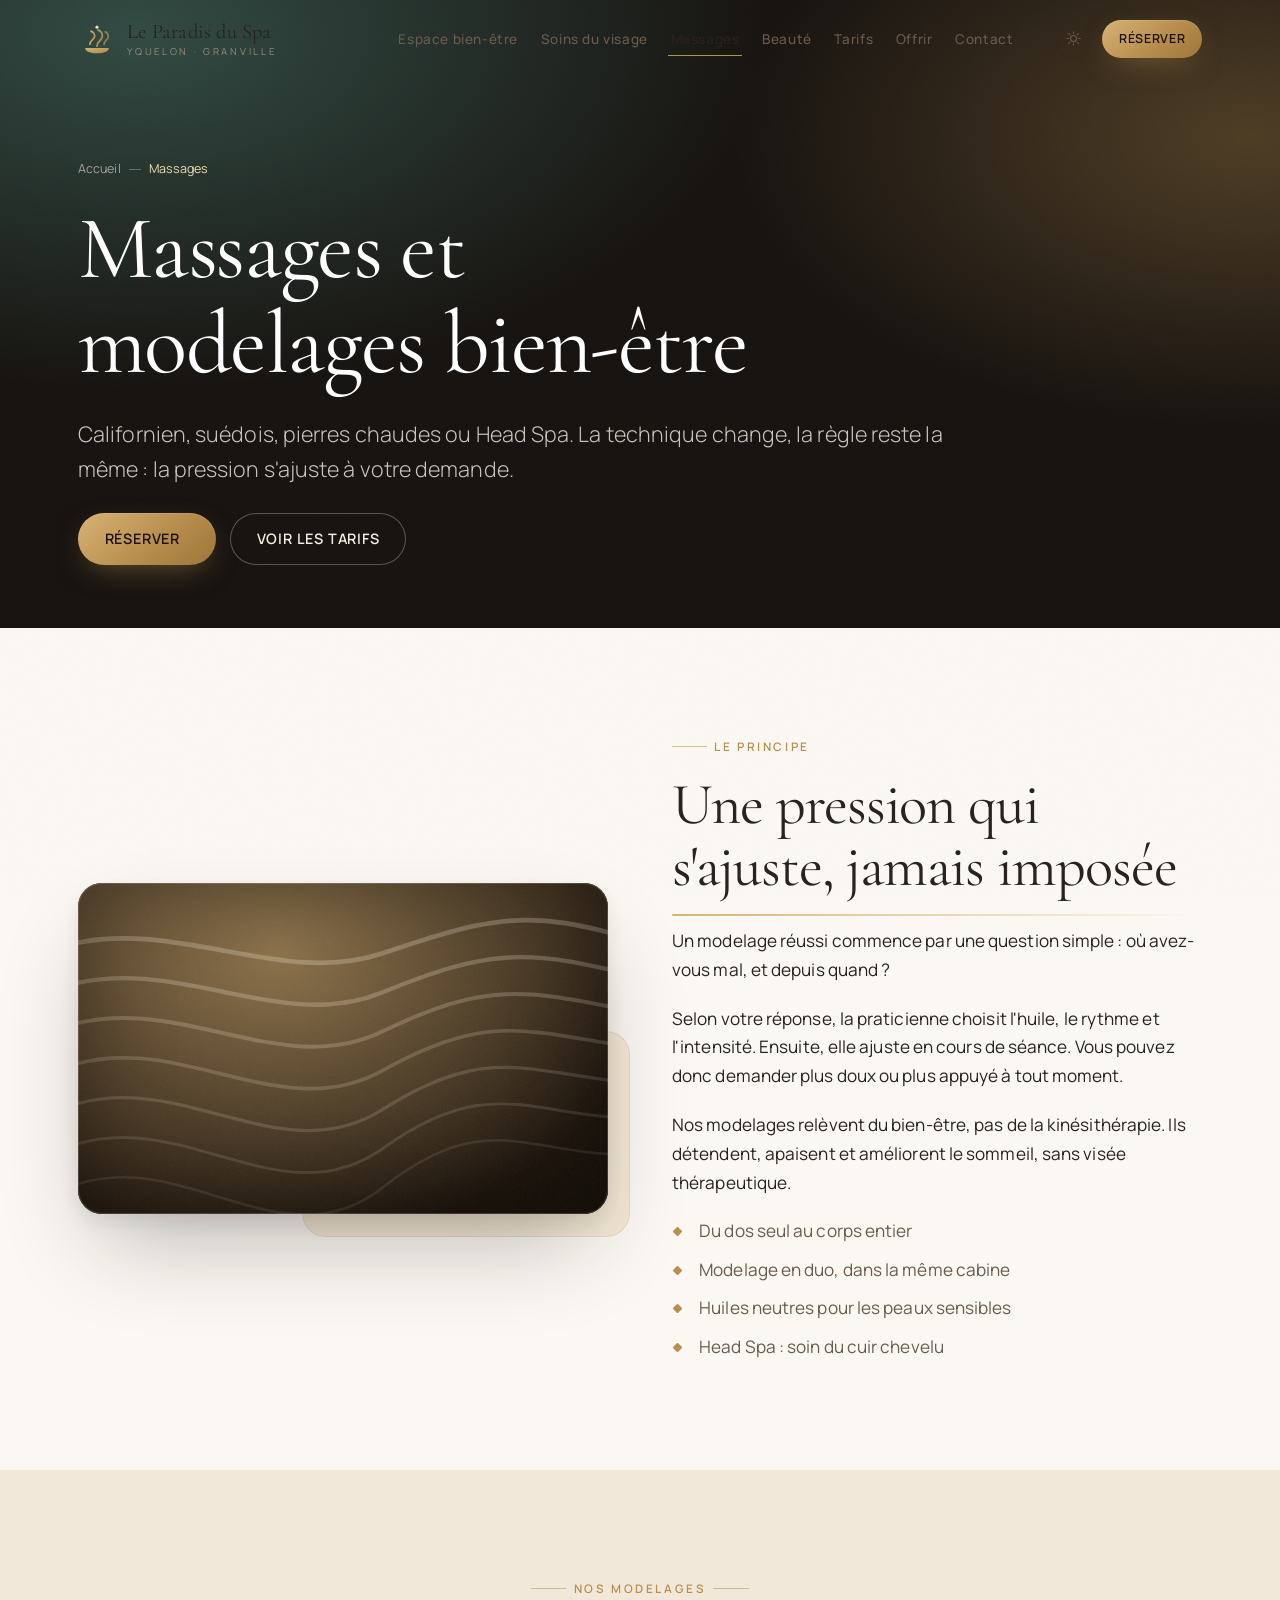
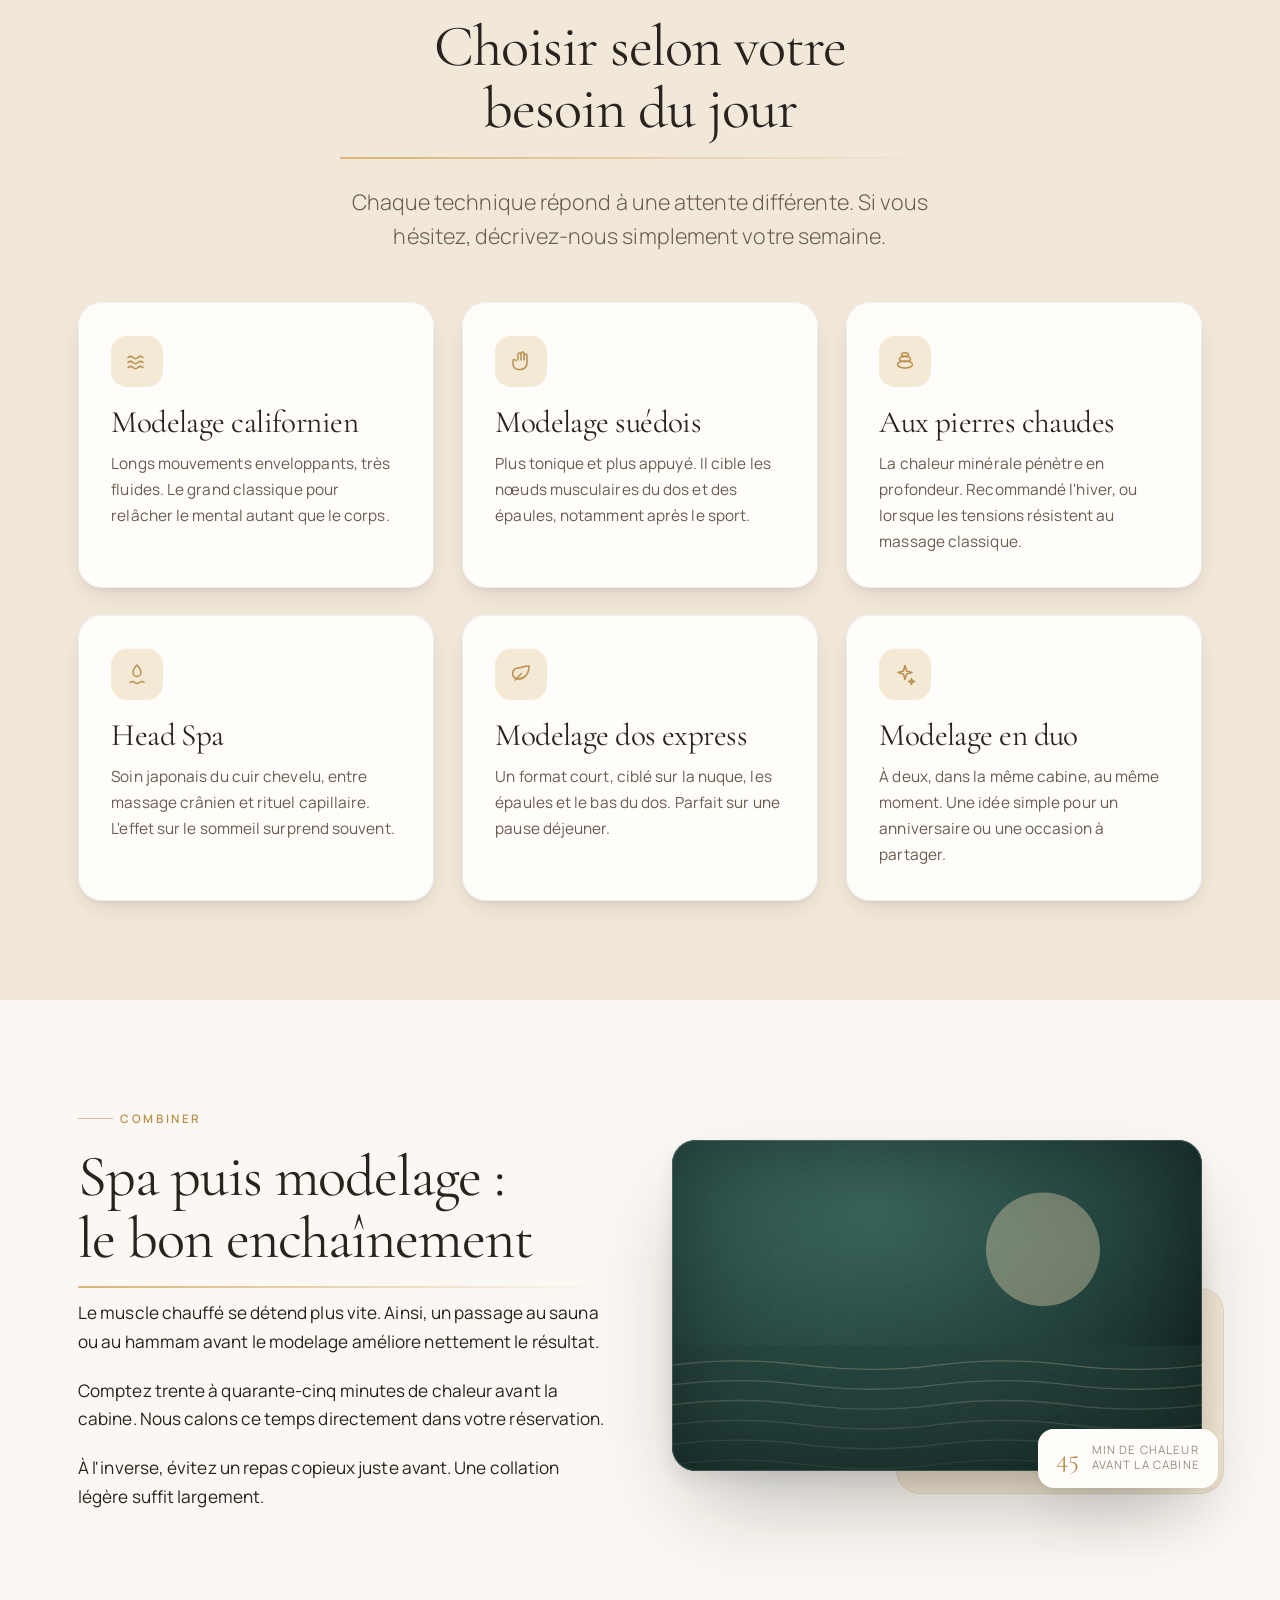
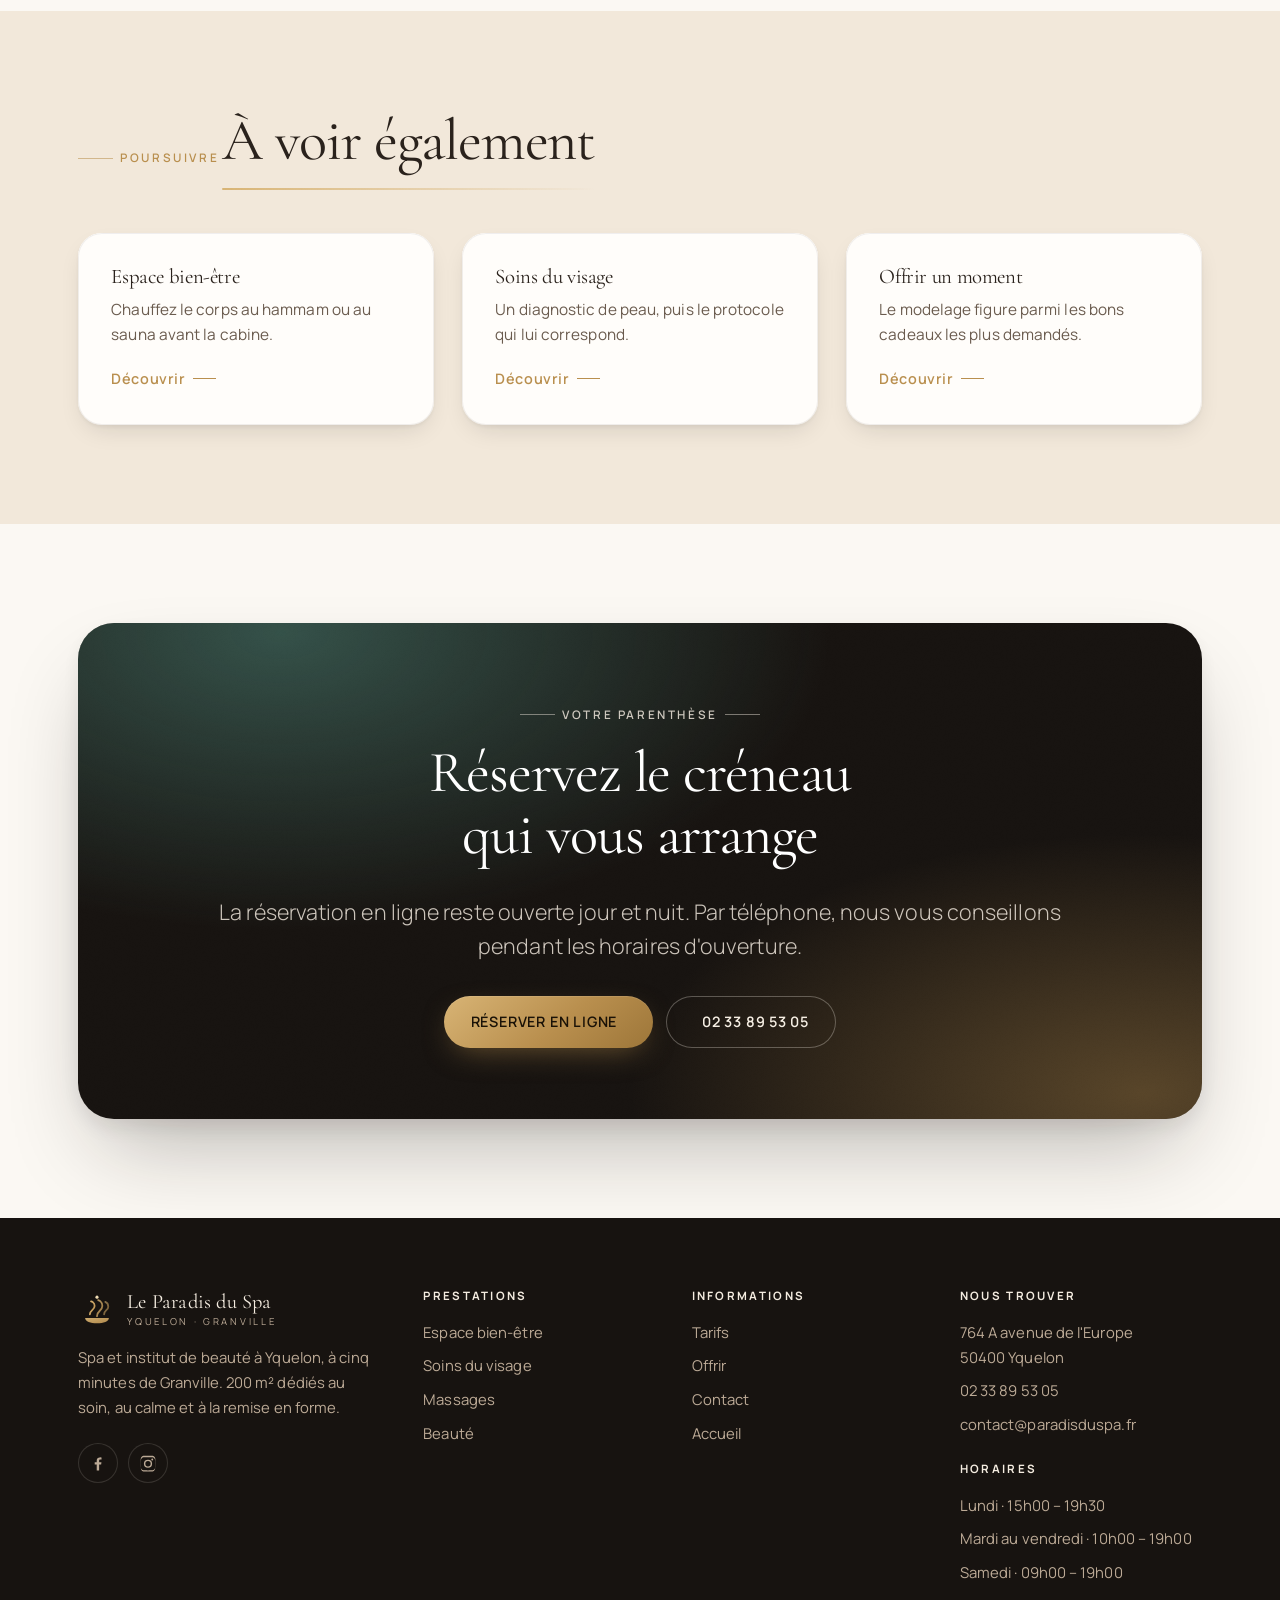
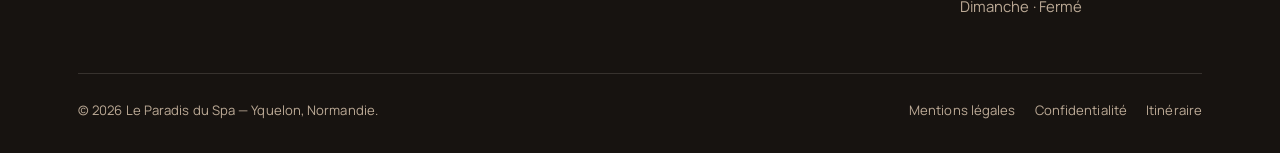
<file: massages.html>
<!doctype html>
<html lang="fr">
<head>
  <meta charset="utf-8">
  <meta name="viewport" content="width=device-width, initial-scale=1, viewport-fit=cover">
  <title>Massage et modelage bien-être à Granville</title>
  <meta name="description" content="Modelages à Yquelon près de Granville : californien, suédois, pierres chaudes, Head Spa et massage en duo. Pression ajustée à votre demande.">
  <link rel="canonical" href="https://www.paradisduspa.fr/massages.html">
  <meta name="robots" content="index, follow, max-image-preview:large">
  <meta name="theme-color" content="#171310">
  <meta name="format-detection" content="telephone=no">

  <meta property="og:type" content="website">
  <meta property="og:locale" content="fr_FR">
  <meta property="og:site_name" content="Le Paradis du Spa">
  <meta property="og:title" content="Massage et modelage bien-être à Granville">
  <meta property="og:description" content="Modelages à Yquelon près de Granville : californien, suédois, pierres chaudes, Head Spa et massage en duo. Pression ajustée à votre demande.">
  <meta property="og:url" content="https://www.paradisduspa.fr/massages.html">
  <meta property="og:image" content="https://www.paradisduspa.fr/assets/img/og.jpg">
  <meta property="og:image:width" content="1200">
  <meta property="og:image:height" content="630">
  <meta name="twitter:card" content="summary_large_image">

  <link rel="icon" href="assets/img/favicon.svg" type="image/svg+xml">
  <link rel="apple-touch-icon" href="assets/img/apple-touch-icon.png">
  <link rel="manifest" href="site.webmanifest">

  <!-- Polices auto-hébergées : aucune requête vers un service tiers. -->
  <link rel="preload" as="font" type="font/woff2" href="assets/fonts/manrope-variable.woff2" crossorigin>
  <link rel="preload" as="font" type="font/woff2" href="assets/fonts/cormorant-garamond-400.woff2" crossorigin>
  <link rel="stylesheet" href="assets/css/style.min.css">

  <!-- Thème appliqué avant peinture : évite le clignotement au chargement -->
  <script>(function(){var d=document.documentElement;
try{var t=localStorage.getItem('pds-theme');if(t)d.setAttribute('data-theme',t)}catch(e){}
d.className+=' js';
// Garde-fou : si main.js n'a pas démarré, on rend tout le contenu visible.
setTimeout(function(){if(!d.hasAttribute('data-js-ok'))d.className=d.className.replace(' js','')},2500);})();</script>
  <script type="application/ld+json">{"@context":"https://schema.org","@type":"BreadcrumbList","itemListElement":[{"@type":"ListItem","position":1,"name":"Accueil","item":"https://www.paradisduspa.fr/"}, {"@type":"ListItem","position":2,"name":"Massages","item":"https://www.paradisduspa.fr/massages.html"}]}</script>
</head>
<body>
<a class="skip" href="#main">Aller au contenu principal</a>
<div class="progress" aria-hidden="true"></div>
<header class="header">
  <div class="header__inner">
    <a class="brand" href="index.html" aria-label="Le Paradis du Spa — retour à l'accueil">
      <img class="brand__mark" src="assets/img/logo.svg" alt="" width="38" height="38">
      <span class="brand__txt">
        <span class="brand__name">Le Paradis du Spa</span>
        <span class="brand__sub">Yquelon · Granville</span>
      </span>
    </a>
    <nav class="nav" aria-label="Navigation principale"><a href="espace-bien-etre.html">Espace bien-être</a><a href="soins-visage.html">Soins du visage</a><a href="massages.html" aria-current="page">Massages</a><a href="beaute.html">Beauté</a><a href="tarifs.html">Tarifs</a><a href="offrir.html">Offrir</a><a href="contact.html">Contact</a></nav>
    <div class="header__actions">
      <button class="theme-btn" type="button" data-theme-toggle aria-label="Changer de thème">
        <svg class="sun" viewBox="0 0 24 24" aria-hidden="true"><circle cx="12" cy="12" r="4.2"/><path d="M12 2.5v2M12 19.5v2M2.5 12h2M19.5 12h2M5.2 5.2l1.4 1.4M17.4 17.4l1.4 1.4M18.8 5.2l-1.4 1.4M6.6 17.4l-1.4 1.4"/></svg>
        <svg class="moon" viewBox="0 0 24 24" aria-hidden="true"><path d="M20 14.5A8.5 8.5 0 0 1 9.5 4a8.5 8.5 0 1 0 10.5 10.5Z"/></svg>
      </button>
      <a class="btn btn--gold btn--sm" href="https://www.planity.com/le-paradis-du-spa-50400-yquelon-wvk" target="_blank" rel="noopener" data-magnet=".22">Réserver</a>
      <button class="burger" type="button" aria-expanded="false" aria-controls="menu-mobile" aria-label="Ouvrir le menu">
        <span></span><span></span><span></span>
      </button>
    </div>
  </div>
</header>

<nav class="menu" id="menu-mobile" aria-hidden="true" aria-label="Navigation mobile">
  <a href="index.html" style="--i:0"><span>00</span>Accueil</a>
  <a href="espace-bien-etre.html" style="--i:0"><span>01</span>Espace bien-être</a><a href="soins-visage.html" style="--i:1"><span>02</span>Soins du visage</a><a href="massages.html" style="--i:2"><span>03</span>Massages</a><a href="beaute.html" style="--i:3"><span>04</span>Beauté</a><a href="tarifs.html" style="--i:4"><span>05</span>Tarifs</a><a href="offrir.html" style="--i:5"><span>06</span>Offrir</a><a href="contact.html" style="--i:6"><span>07</span>Contact</a>
  <div class="menu__foot">
    <a class="btn btn--gold" href="https://www.planity.com/le-paradis-du-spa-50400-yquelon-wvk" target="_blank" rel="noopener">Réserver en ligne</a>
    <a class="btn btn--ghost" href="tel:+33233895305">02 33 89 53 05</a>
  </div>
</nav>
<main id="main"><section class="pagehead">
  <div class="wrap">
    <ol class="crumb" aria-label="Fil d'Ariane"><li><a href="index.html">Accueil</a></li><li><span aria-current="page">Massages</span></li></ol>
    <h1>Massages et modelages bien-être</h1>
    <p class="lead">Californien, suédois, pierres chaudes ou Head Spa. La technique change, la règle reste la même : la pression s'ajuste à votre demande.</p>
    <div class="hero__cta" style="margin-top:1.7rem">
      <a class="btn btn--gold" href="https://www.planity.com/le-paradis-du-spa-50400-yquelon-wvk" target="_blank" rel="noopener" data-magnet=".2">Réserver <svg viewBox="0 0 24 24" aria-hidden="true"><rect x="3.5" y="5" width="17" height="15.5" rx="2.5"/><path d="M8 3v4M16 3v4M3.5 10h17"/></svg></a>
      <a class="btn btn--ghost" href="tarifs.html">Voir les tarifs</a>
    </div>
  </div>
</section>
<section class="section"><div class="wrap split"><div class="split__media frame-stack" data-rise="left">
      <figure class="frame frame--wide" style="margin:0">
        <img src="assets/img/massage.svg" alt="Lignes de mouvement évoquant un modelage" width="800" height="600" loading="lazy" decoding="async">
      </figure>
    </div><div data-rise="right">
      <p class="eyebrow">Le principe</p>
      <h2 class="sec-title">Une pression qui s'ajuste, jamais imposée</h2>
      <p>Un modelage réussi commence par une question simple&nbsp;: où avez-vous mal, et depuis quand&nbsp;?</p><p>Selon votre réponse, la praticienne choisit l'huile, le rythme et l'intensité. Ensuite, elle ajuste en cours de séance. Vous pouvez donc demander plus doux ou plus appuyé à tout moment.</p><p>Nos modelages relèvent du bien-être, pas de la kinésithérapie. Ils détendent, apaisent et améliorent le sommeil, sans visée thérapeutique.</p><ul class='ticks mt-1'><li>Du dos seul au corps entier</li><li>Modelage en duo, dans la même cabine</li><li>Huiles neutres pour les peaux sensibles</li><li>Head Spa : soin du cuir chevelu</li></ul>
    </div></div></section><section class="section section--alt">
  <div class="wrap">
    <div class="center" style="max-width:60ch;margin-inline:auto">
      <p class="eyebrow is-centered">Nos modelages</p>
      <h2 class="sec-title carved">Choisir selon votre besoin du jour</h2>
      <p class="lead mt-1">Chaque technique répond à une attente différente. Si vous hésitez, décrivez-nous simplement votre semaine.</p>
    </div>
    <div class="grid g-3 mt-3"><article class="card tilt" data-rise><div class="card__ico"><svg viewBox="0 0 24 24" aria-hidden="true"><path d="M3 8.5c1.7-1.5 3.4-1.5 5 0s3.3 1.5 5 0 3.3-1.5 5 0"/><path d="M3 13.5c1.7-1.5 3.4-1.5 5 0s3.3 1.5 5 0 3.3-1.5 5 0"/><path d="M3 18.5c1.7-1.5 3.4-1.5 5 0s3.3 1.5 5 0 3.3-1.5 5 0"/></svg></div><h3>Modelage californien</h3><p>Longs mouvements enveloppants, très fluides. Le grand classique pour relâcher le mental autant que le corps.</p></article><article class="card tilt" data-rise><div class="card__ico"><svg viewBox="0 0 24 24" aria-hidden="true"><path d="M9 11V5.5a1.5 1.5 0 0 1 3 0V11m0 0V4.5a1.5 1.5 0 0 1 3 0V11m0 0V6.5a1.5 1.5 0 0 1 3 0V14a6.5 6.5 0 0 1-6.5 6.5h-1A5.5 5.5 0 0 1 4 15v-3a1.5 1.5 0 0 1 3 0"/></svg></div><h3>Modelage suédois</h3><p>Plus tonique et plus appuyé. Il cible les nœuds musculaires du dos et des épaules, notamment après le sport.</p></article><article class="card tilt" data-rise><div class="card__ico"><svg viewBox="0 0 24 24" aria-hidden="true"><ellipse cx="12" cy="15.5" rx="7.5" ry="3.5"/><ellipse cx="12" cy="10" rx="5.5" ry="2.6"/><ellipse cx="12" cy="5.5" rx="3.5" ry="1.8"/></svg></div><h3>Aux pierres chaudes</h3><p>La chaleur minérale pénètre en profondeur. Recommandé l'hiver, ou lorsque les tensions résistent au massage classique.</p></article><article class="card tilt" data-rise><div class="card__ico"><svg viewBox="0 0 24 24" aria-hidden="true"><path d="M12 3s4 4.2 4 7.5a4 4 0 0 1-8 0C8 7.2 12 3 12 3Z"/><path d="M5 20.5c1.6-1.4 3.2-1.4 4.7 0 1.6 1.4 3.2 1.4 4.7 0 1.6-1.4 3.2-1.4 4.6 0"/></svg></div><h3>Head Spa</h3><p>Soin japonais du cuir chevelu, entre massage crânien et rituel capillaire. L'effet sur le sommeil surprend souvent.</p></article><article class="card tilt" data-rise><div class="card__ico"><svg viewBox="0 0 24 24" aria-hidden="true"><path d="M20 4c0 9-5.5 13-11 13a5.5 5.5 0 0 1 0-11c4 0 6-2 11-2Z"/><path d="M12.5 11.5 6 18"/></svg></div><h3>Modelage dos express</h3><p>Un format court, ciblé sur la nuque, les épaules et le bas du dos. Parfait sur une pause déjeuner.</p></article><article class="card tilt" data-rise><div class="card__ico"><svg viewBox="0 0 24 24" aria-hidden="true"><path d="M12 3.5 13.6 9 19 10.5 13.6 12 12 17.5 10.4 12 5 10.5 10.4 9Z"/><path d="M18.5 16.5l.7 2.3 2.3.7-2.3.7-.7 2.3-.7-2.3-2.3-.7 2.3-.7Z"/></svg></div><h3>Modelage en duo</h3><p>À deux, dans la même cabine, au même moment. Une idée simple pour un anniversaire ou une occasion à partager.</p></article></div>
  </div>
</section><section class="section"><div class="wrap split"><div data-rise="left">
      <p class="eyebrow">Combiner</p>
      <h2 class="sec-title">Spa puis modelage : le bon enchaînement</h2>
      <p>Le muscle chauffé se détend plus vite. Ainsi, un passage au sauna ou au hammam avant le modelage améliore nettement le résultat.</p><p>Comptez trente à quarante-cinq minutes de chaleur avant la cabine. Nous calons ce temps directement dans votre réservation.</p><p>À l'inverse, évitez un repas copieux juste avant. Une collation légère suffit largement.</p>
    </div><div class="split__media frame-stack" data-rise="right">
      <figure class="frame frame--wide" style="margin:0">
        <img src="assets/img/bien-etre.svg" alt="Horizon marin, ambiance de détente" width="800" height="600" loading="lazy" decoding="async">
      </figure><div class="badge-float badge-float--br" data-rise="zoom"><b>45</b><span>min de chaleur<br>avant la cabine</span></div>
    </div></div></section><section class="section section--alt">
  <div class="wrap">
    <p class="eyebrow">Poursuivre</p>
    <h2 class="sec-title">À voir également</h2>
    <div class="grid g-3 mt-2"><a class="card tilt" href="espace-bien-etre.html" data-rise><h3 style="font-size:1.3rem">Espace bien-être</h3><p>Chauffez le corps au hammam ou au sauna avant la cabine.</p><p class="mt-1"><span class="link-arrow">Découvrir</span></p></a><a class="card tilt" href="soins-visage.html" data-rise><h3 style="font-size:1.3rem">Soins du visage</h3><p>Un diagnostic de peau, puis le protocole qui lui correspond.</p><p class="mt-1"><span class="link-arrow">Découvrir</span></p></a><a class="card tilt" href="offrir.html" data-rise><h3 style="font-size:1.3rem">Offrir un moment</h3><p>Le modelage figure parmi les bons cadeaux les plus demandés.</p><p class="mt-1"><span class="link-arrow">Découvrir</span></p></a></div>
  </div>
</section><section class="section">
  <div class="wrap">
    <div class="cta" data-rise="zoom">
      <p class="eyebrow is-centered">Votre parenthèse</p>
      <h2>Réservez le créneau qui vous arrange</h2>
      <p class="lead">La réservation en ligne reste ouverte jour et nuit. Par téléphone, nous vous conseillons pendant les horaires d'ouverture.</p>
      <div class="cta__btns">
        <a class="btn btn--gold" href="https://www.planity.com/le-paradis-du-spa-50400-yquelon-wvk" target="_blank" rel="noopener" data-magnet=".2">Réserver en ligne <svg viewBox="0 0 24 24" aria-hidden="true"><rect x="3.5" y="5" width="17" height="15.5" rx="2.5"/><path d="M8 3v4M16 3v4M3.5 10h17"/></svg></a>
        <a class="btn btn--ghost" href="tel:+33233895305"><svg viewBox="0 0 24 24" aria-hidden="true"><path d="M4 5c0-.6.4-1 1-1h2.4c.5 0 .9.3 1 .8l.8 3c.1.4 0 .8-.3 1L7.5 10a12 12 0 0 0 6.5 6.5l1.2-1.4c.3-.3.7-.4 1-.3l3 .8c.5.1.8.5.8 1V19c0 .6-.4 1-1 1A15 15 0 0 1 4 5Z"/></svg> 02 33 89 53 05</a>
      </div>
    </div>
  </div>
</section>
</main><footer class="footer">
  <div class="wrap">
    <div class="footer__top">
      <div>
        <div class="brand">
          <img class="brand__mark" src="assets/img/logo.svg" alt="" width="38" height="38" loading="lazy">
          <span class="brand__txt">
            <span class="brand__name">Le Paradis du Spa</span>
            <span class="brand__sub">Yquelon · Granville</span>
          </span>
        </div>
        <p class="footer__desc">Spa et institut de beauté à Yquelon, à cinq minutes de Granville. 200 m² dédiés au soin, au calme et à la remise en forme.</p>
        <div class="social">
          <a href="https://www.facebook.com/" target="_blank" rel="noopener" aria-label="Facebook"><svg viewBox="0 0 24 24" aria-hidden="true"><path d="M13.5 22v-8h2.7l.4-3.1h-3.1V8.9c0-.9.25-1.5 1.55-1.5H16.7V4.6A21 21 0 0 0 14.3 4.5c-2.4 0-4 1.45-4 4.1v2.3H7.6V14h2.7v8Z"/></svg></a>
          <a href="https://www.instagram.com/" target="_blank" rel="noopener" aria-label="Instagram"><svg viewBox="0 0 24 24" aria-hidden="true"><path d="M12 2.2c3.2 0 3.6 0 4.85.07 1.17.05 1.8.25 2.23.42.56.22.96.48 1.38.9.42.42.68.82.9 1.38.17.42.37 1.06.42 2.23.06 1.26.07 1.63.07 4.8s0 3.6-.07 4.85c-.05 1.17-.25 1.8-.42 2.23-.22.56-.48.96-.9 1.38-.42.42-.82.68-1.38.9-.42.17-1.06.37-2.23.42-1.26.06-1.63.07-4.85.07s-3.6 0-4.85-.07c-1.17-.05-1.8-.25-2.23-.42-.56-.22-.96-.48-1.38-.9-.42-.42-.68-.82-.9-1.38-.17-.42-.37-1.06-.42-2.23C2.2 15.6 2.2 15.2 2.2 12s0-3.6.07-4.85c.05-1.17.25-1.8.42-2.23.22-.56.48-.96.9-1.38.42-.42.82-.68 1.38-.9.42-.17 1.06-.37 2.23-.42C8.4 2.2 8.8 2.2 12 2.2Zm0 1.98c-3.14 0-3.5.01-4.74.07-1.14.05-1.76.24-2.17.4-.55.21-.94.47-1.35.88-.41.41-.67.8-.88 1.35-.16.41-.35 1.03-.4 2.17-.06 1.24-.07 1.6-.07 4.74s.01 3.5.07 4.74c.05 1.14.24 1.76.4 2.17.21.55.47.94.88 1.35.41.41.8.67 1.35.88.41.16 1.03.35 2.17.4 1.24.06 1.6.07 4.74.07s3.5-.01 4.74-.07c1.14-.05 1.76-.24 2.17-.4.55-.21.94-.47 1.35-.88.41-.41.67-.8.88-1.35.16-.41.35-1.03.4-2.17.06-1.24.07-1.6.07-4.74s-.01-3.5-.07-4.74c-.05-1.14-.24-1.76-.4-2.17a3.6 3.6 0 0 0-.88-1.35 3.6 3.6 0 0 0-1.35-.88c-.41-.16-1.03-.35-2.17-.4-1.24-.06-1.6-.07-4.74-.07Zm0 3.37a5.45 5.45 0 1 1 0 10.9 5.45 5.45 0 0 1 0-10.9Zm0 8.99a3.54 3.54 0 1 0 0-7.08 3.54 3.54 0 0 0 0 7.08Zm6.94-9.2a1.27 1.27 0 1 1-2.55 0 1.27 1.27 0 0 1 2.55 0Z"/></svg></a>
        </div>
      </div>
      <div>
        <h2 class="footer__h">Prestations</h2>
        <ul><li><a href="espace-bien-etre.html">Espace bien-être</a></li><li><a href="soins-visage.html">Soins du visage</a></li><li><a href="massages.html">Massages</a></li><li><a href="beaute.html">Beauté</a></li></ul>
      </div>
      <div>
        <h2 class="footer__h">Informations</h2>
        <ul><li><a href="tarifs.html">Tarifs</a></li><li><a href="offrir.html">Offrir</a></li><li><a href="contact.html">Contact</a></li><li><a href="index.html">Accueil</a></li></ul>
      </div>
      <div>
        <h2 class="footer__h">Nous trouver</h2>
        <ul>
          <li>764 A avenue de l'Europe<br>50400 Yquelon</li>
          <li><a href="tel:+33233895305">02 33 89 53 05</a></li>
          <li><a href="mailto:contact@paradisduspa.fr">contact@paradisduspa.fr</a></li>
        </ul>
        <h2 class="footer__h" style="margin-top:1.6rem">Horaires</h2>
        <ul><li>Lundi · 15h00 – 19h30</li><li>Mardi au vendredi · 10h00 – 19h00</li><li>Samedi · 09h00 – 19h00</li><li>Dimanche · Fermé</li></ul>
      </div>
    </div>
    <div class="footer__bottom">
      <p class="mb-0">© <span data-year>2026</span> Le Paradis du Spa — Yquelon, Normandie.</p>
      <div class="footer__legal">
        <a href="mentions-legales.html">Mentions légales</a>
        <a href="mentions-legales.html#confidentialite">Confidentialité</a>
        <a href="https://www.google.com/maps/dir/?api=1&destination=764+avenue+de+l%27Europe+50400+Yquelon" target="_blank" rel="noopener">Itinéraire</a>
      </div>
    </div>
  </div>
</footer>

<div class="actionbar">
  <a class="btn btn--ghost" href="tel:+33233895305"><svg viewBox="0 0 24 24" aria-hidden="true"><path d="M4 5c0-.6.4-1 1-1h2.4c.5 0 .9.3 1 .8l.8 3c.1.4 0 .8-.3 1L7.5 10a12 12 0 0 0 6.5 6.5l1.2-1.4c.3-.3.7-.4 1-.3l3 .8c.5.1.8.5.8 1V19c0 .6-.4 1-1 1A15 15 0 0 1 4 5Z"/></svg> Appeler</a>
  <a class="btn btn--gold" href="https://www.planity.com/le-paradis-du-spa-50400-yquelon-wvk" target="_blank" rel="noopener">Réserver</a>
</div>

<button class="totop" type="button" aria-label="Revenir en haut de la page"><svg viewBox="0 0 24 24" aria-hidden="true"><path d="M12 19V6M6 12l6-6 6 6"/></svg></button>

<script src="assets/js/main.min.js" defer></script>
</body>
</html>
</file>
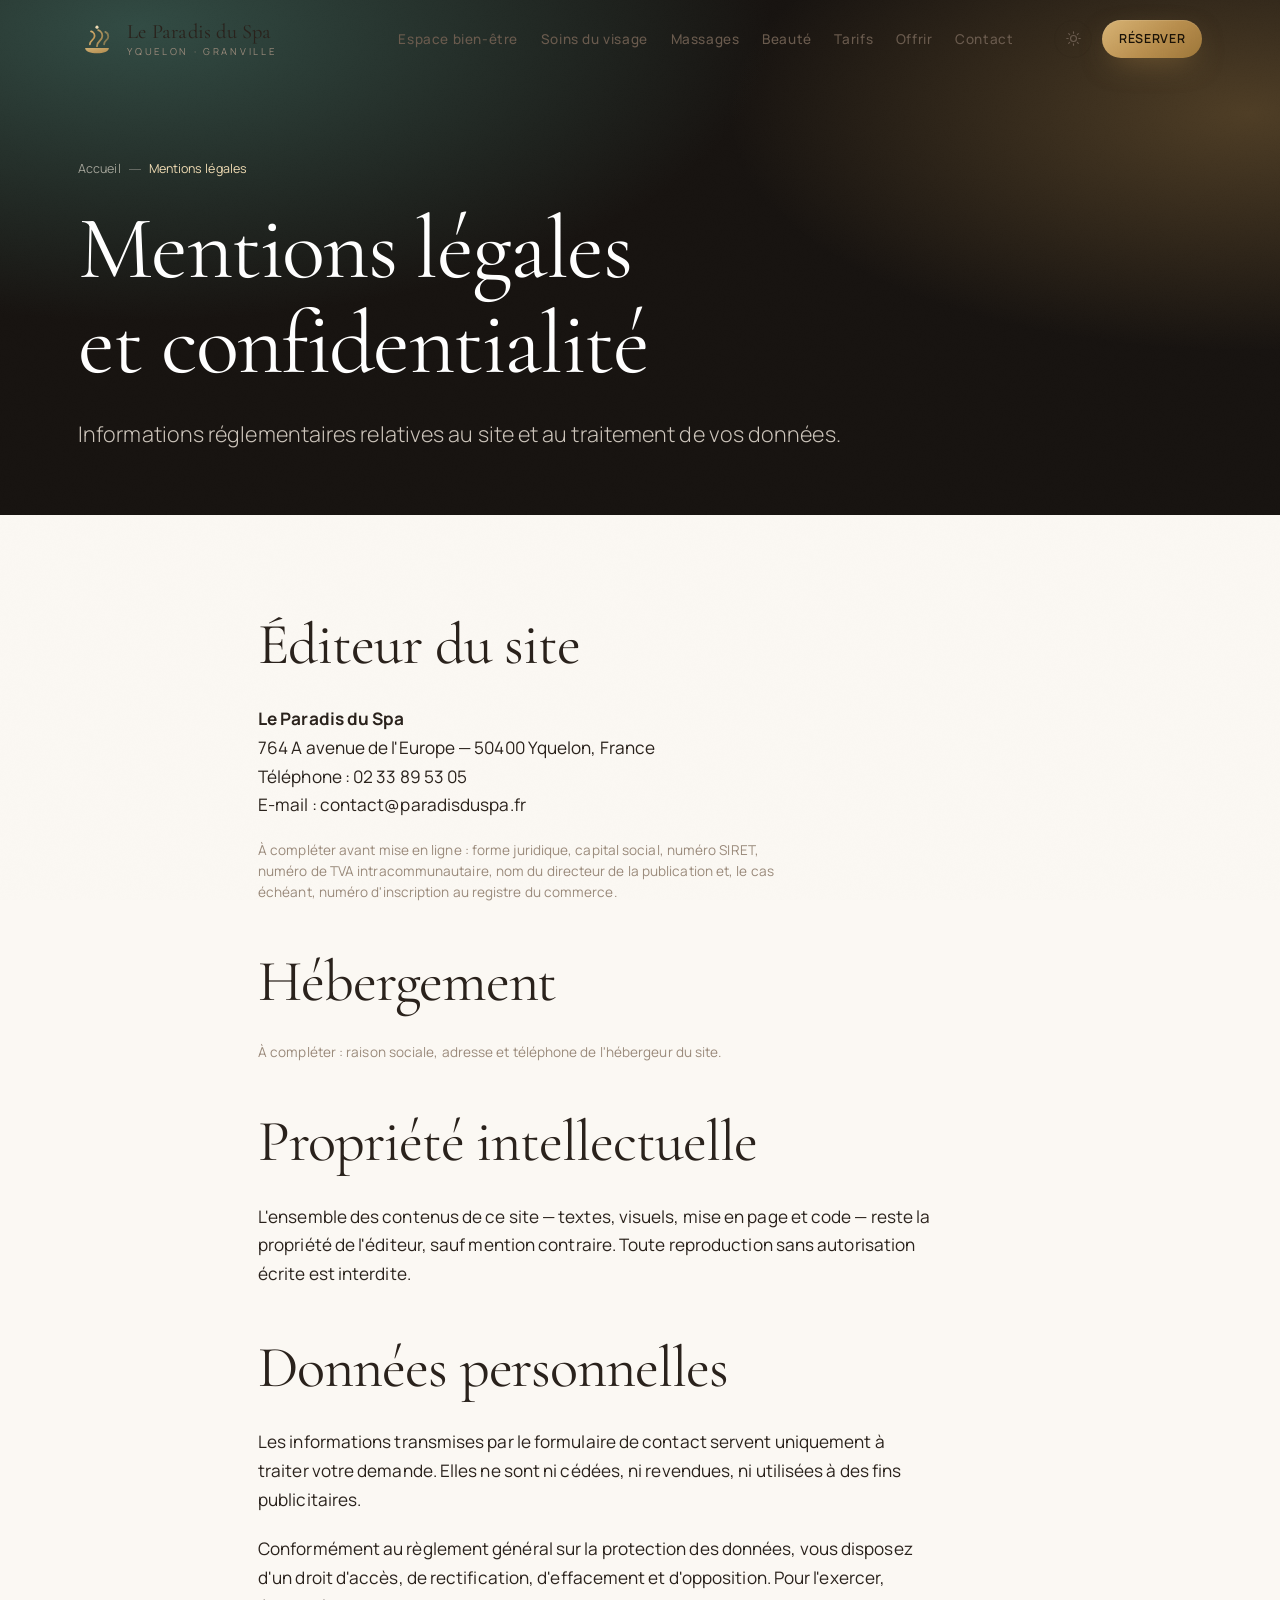
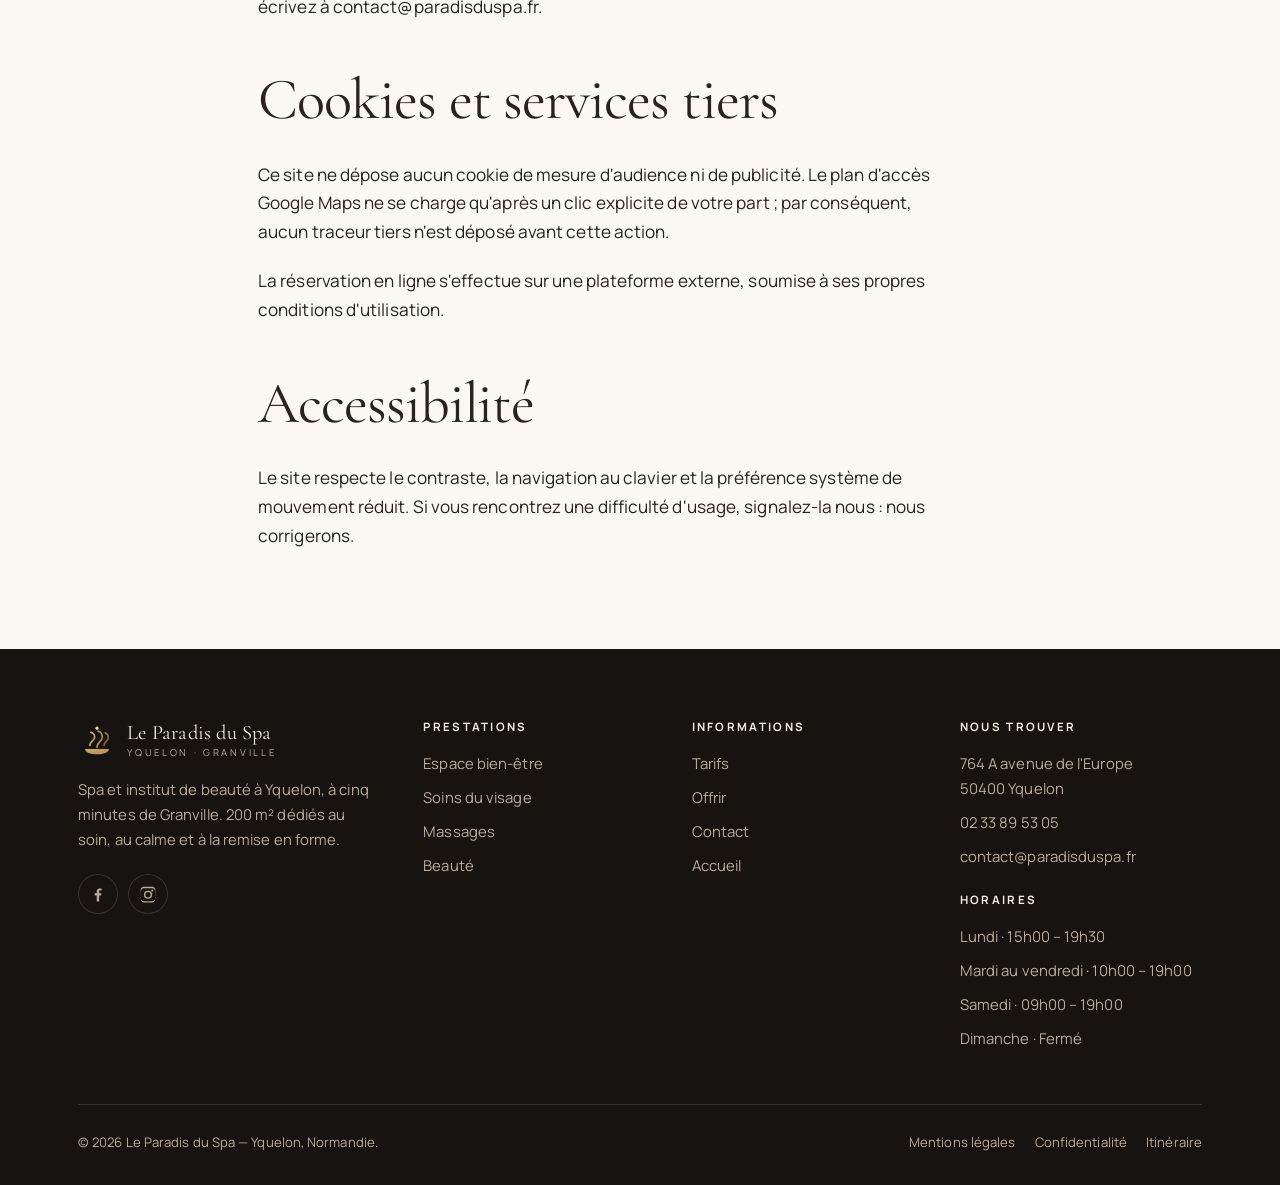
<file: mentions-legales.html>
<!doctype html>
<html lang="fr">
<head>
  <meta charset="utf-8">
  <meta name="viewport" content="width=device-width, initial-scale=1, viewport-fit=cover">
  <title>Mentions légales — Le Paradis du Spa</title>
  <meta name="description" content="Mentions légales, propriété intellectuelle, données personnelles et cookies du site du Paradis du Spa à Yquelon.">
  <link rel="canonical" href="https://www.paradisduspa.fr/mentions-legales.html">
  <meta name="robots" content="noindex, follow">
  <meta name="theme-color" content="#171310">
  <meta name="format-detection" content="telephone=no">

  <meta property="og:type" content="website">
  <meta property="og:locale" content="fr_FR">
  <meta property="og:site_name" content="Le Paradis du Spa">
  <meta property="og:title" content="Mentions légales — Le Paradis du Spa">
  <meta property="og:description" content="Mentions légales, propriété intellectuelle, données personnelles et cookies du site du Paradis du Spa à Yquelon.">
  <meta property="og:url" content="https://www.paradisduspa.fr/mentions-legales.html">
  <meta property="og:image" content="https://www.paradisduspa.fr/assets/img/og.jpg">
  <meta property="og:image:width" content="1200">
  <meta property="og:image:height" content="630">
  <meta name="twitter:card" content="summary_large_image">

  <link rel="icon" href="assets/img/favicon.svg" type="image/svg+xml">
  <link rel="apple-touch-icon" href="assets/img/apple-touch-icon.png">
  <link rel="manifest" href="site.webmanifest">

  <!-- Polices auto-hébergées : aucune requête vers un service tiers. -->
  <link rel="preload" as="font" type="font/woff2" href="assets/fonts/manrope-variable.woff2" crossorigin>
  <link rel="preload" as="font" type="font/woff2" href="assets/fonts/cormorant-garamond-400.woff2" crossorigin>
  <link rel="stylesheet" href="assets/css/style.min.css">

  <!-- Thème appliqué avant peinture : évite le clignotement au chargement -->
  <script>(function(){var d=document.documentElement;
try{var t=localStorage.getItem('pds-theme');if(t)d.setAttribute('data-theme',t)}catch(e){}
d.className+=' js';
// Garde-fou : si main.js n'a pas démarré, on rend tout le contenu visible.
setTimeout(function(){if(!d.hasAttribute('data-js-ok'))d.className=d.className.replace(' js','')},2500);})();</script>
</head>
<body>
<a class="skip" href="#main">Aller au contenu principal</a>
<div class="progress" aria-hidden="true"></div>
<header class="header">
  <div class="header__inner">
    <a class="brand" href="index.html" aria-label="Le Paradis du Spa — retour à l'accueil">
      <img class="brand__mark" src="assets/img/logo.svg" alt="" width="38" height="38">
      <span class="brand__txt">
        <span class="brand__name">Le Paradis du Spa</span>
        <span class="brand__sub">Yquelon · Granville</span>
      </span>
    </a>
    <nav class="nav" aria-label="Navigation principale"><a href="espace-bien-etre.html">Espace bien-être</a><a href="soins-visage.html">Soins du visage</a><a href="massages.html">Massages</a><a href="beaute.html">Beauté</a><a href="tarifs.html">Tarifs</a><a href="offrir.html">Offrir</a><a href="contact.html">Contact</a></nav>
    <div class="header__actions">
      <button class="theme-btn" type="button" data-theme-toggle aria-label="Changer de thème">
        <svg class="sun" viewBox="0 0 24 24" aria-hidden="true"><circle cx="12" cy="12" r="4.2"/><path d="M12 2.5v2M12 19.5v2M2.5 12h2M19.5 12h2M5.2 5.2l1.4 1.4M17.4 17.4l1.4 1.4M18.8 5.2l-1.4 1.4M6.6 17.4l-1.4 1.4"/></svg>
        <svg class="moon" viewBox="0 0 24 24" aria-hidden="true"><path d="M20 14.5A8.5 8.5 0 0 1 9.5 4a8.5 8.5 0 1 0 10.5 10.5Z"/></svg>
      </button>
      <a class="btn btn--gold btn--sm" href="https://www.planity.com/le-paradis-du-spa-50400-yquelon-wvk" target="_blank" rel="noopener" data-magnet=".22">Réserver</a>
      <button class="burger" type="button" aria-expanded="false" aria-controls="menu-mobile" aria-label="Ouvrir le menu">
        <span></span><span></span><span></span>
      </button>
    </div>
  </div>
</header>

<nav class="menu" id="menu-mobile" aria-hidden="true" aria-label="Navigation mobile">
  <a href="index.html" style="--i:0"><span>00</span>Accueil</a>
  <a href="espace-bien-etre.html" style="--i:0"><span>01</span>Espace bien-être</a><a href="soins-visage.html" style="--i:1"><span>02</span>Soins du visage</a><a href="massages.html" style="--i:2"><span>03</span>Massages</a><a href="beaute.html" style="--i:3"><span>04</span>Beauté</a><a href="tarifs.html" style="--i:4"><span>05</span>Tarifs</a><a href="offrir.html" style="--i:5"><span>06</span>Offrir</a><a href="contact.html" style="--i:6"><span>07</span>Contact</a>
  <div class="menu__foot">
    <a class="btn btn--gold" href="https://www.planity.com/le-paradis-du-spa-50400-yquelon-wvk" target="_blank" rel="noopener">Réserver en ligne</a>
    <a class="btn btn--ghost" href="tel:+33233895305">02 33 89 53 05</a>
  </div>
</nav>
<main id="main">
<section class="pagehead">
  <div class="wrap">
    <ol class="crumb" aria-label="Fil d'Ariane"><li><a href="index.html">Accueil</a></li><li><span aria-current="page">Mentions légales</span></li></ol>
    <h1>Mentions légales et confidentialité</h1>
    <p class="lead">Informations réglementaires relatives au site et au traitement de vos données.</p>
  </div>
</section>
<section class="section">
  <div class="wrap wrap-narrow">
    <h2>Éditeur du site</h2>
    <p><strong>Le Paradis du Spa</strong><br>764 A avenue de l'Europe — 50400 Yquelon, France<br>
    Téléphone&nbsp;: <a class="u-link" href="tel:+33233895305">02 33 89 53 05</a><br>
    E-mail&nbsp;: <a class="u-link" href="mailto:contact@paradisduspa.fr">contact@paradisduspa.fr</a></p>
    <p class="fine">À compléter avant mise en ligne&nbsp;: forme juridique, capital social, numéro SIRET, numéro de TVA intracommunautaire, nom du directeur de la publication et, le cas échéant, numéro d'inscription au registre du commerce.</p>

    <h2 class="mt-3">Hébergement</h2>
    <p class="fine">À compléter&nbsp;: raison sociale, adresse et téléphone de l'hébergeur du site.</p>

    <h2 class="mt-3">Propriété intellectuelle</h2>
    <p>L'ensemble des contenus de ce site — textes, visuels, mise en page et code — reste la propriété de l'éditeur, sauf mention contraire. Toute reproduction sans autorisation écrite est interdite.</p>

    <h2 class="mt-3" id="confidentialite">Données personnelles</h2>
    <p>Les informations transmises par le formulaire de contact servent uniquement à traiter votre demande. Elles ne sont ni cédées, ni revendues, ni utilisées à des fins publicitaires.</p>
    <p>Conformément au règlement général sur la protection des données, vous disposez d'un droit d'accès, de rectification, d'effacement et d'opposition. Pour l'exercer, écrivez à <a class="u-link" href="mailto:contact@paradisduspa.fr">contact@paradisduspa.fr</a>.</p>

    <h2 class="mt-3">Cookies et services tiers</h2>
    <p>Ce site ne dépose aucun cookie de mesure d'audience ni de publicité. Le plan d'accès Google Maps ne se charge qu'après un clic explicite de votre part&nbsp;; par conséquent, aucun traceur tiers n'est déposé avant cette action.</p>
    <p>La réservation en ligne s'effectue sur une plateforme externe, soumise à ses propres conditions d'utilisation.</p>

    <h2 class="mt-3">Accessibilité</h2>
    <p>Le site respecte le contraste, la navigation au clavier et la préférence système de mouvement réduit. Si vous rencontrez une difficulté d'usage, signalez-la nous&nbsp;: nous corrigerons.</p>
  </div>
</section>
</main><footer class="footer">
  <div class="wrap">
    <div class="footer__top">
      <div>
        <div class="brand">
          <img class="brand__mark" src="assets/img/logo.svg" alt="" width="38" height="38" loading="lazy">
          <span class="brand__txt">
            <span class="brand__name">Le Paradis du Spa</span>
            <span class="brand__sub">Yquelon · Granville</span>
          </span>
        </div>
        <p class="footer__desc">Spa et institut de beauté à Yquelon, à cinq minutes de Granville. 200 m² dédiés au soin, au calme et à la remise en forme.</p>
        <div class="social">
          <a href="https://www.facebook.com/" target="_blank" rel="noopener" aria-label="Facebook"><svg viewBox="0 0 24 24" aria-hidden="true"><path d="M13.5 22v-8h2.7l.4-3.1h-3.1V8.9c0-.9.25-1.5 1.55-1.5H16.7V4.6A21 21 0 0 0 14.3 4.5c-2.4 0-4 1.45-4 4.1v2.3H7.6V14h2.7v8Z"/></svg></a>
          <a href="https://www.instagram.com/" target="_blank" rel="noopener" aria-label="Instagram"><svg viewBox="0 0 24 24" aria-hidden="true"><path d="M12 2.2c3.2 0 3.6 0 4.85.07 1.17.05 1.8.25 2.23.42.56.22.96.48 1.38.9.42.42.68.82.9 1.38.17.42.37 1.06.42 2.23.06 1.26.07 1.63.07 4.8s0 3.6-.07 4.85c-.05 1.17-.25 1.8-.42 2.23-.22.56-.48.96-.9 1.38-.42.42-.82.68-1.38.9-.42.17-1.06.37-2.23.42-1.26.06-1.63.07-4.85.07s-3.6 0-4.85-.07c-1.17-.05-1.8-.25-2.23-.42-.56-.22-.96-.48-1.38-.9-.42-.42-.68-.82-.9-1.38-.17-.42-.37-1.06-.42-2.23C2.2 15.6 2.2 15.2 2.2 12s0-3.6.07-4.85c.05-1.17.25-1.8.42-2.23.22-.56.48-.96.9-1.38.42-.42.82-.68 1.38-.9.42-.17 1.06-.37 2.23-.42C8.4 2.2 8.8 2.2 12 2.2Zm0 1.98c-3.14 0-3.5.01-4.74.07-1.14.05-1.76.24-2.17.4-.55.21-.94.47-1.35.88-.41.41-.67.8-.88 1.35-.16.41-.35 1.03-.4 2.17-.06 1.24-.07 1.6-.07 4.74s.01 3.5.07 4.74c.05 1.14.24 1.76.4 2.17.21.55.47.94.88 1.35.41.41.8.67 1.35.88.41.16 1.03.35 2.17.4 1.24.06 1.6.07 4.74.07s3.5-.01 4.74-.07c1.14-.05 1.76-.24 2.17-.4.55-.21.94-.47 1.35-.88.41-.41.67-.8.88-1.35.16-.41.35-1.03.4-2.17.06-1.24.07-1.6.07-4.74s-.01-3.5-.07-4.74c-.05-1.14-.24-1.76-.4-2.17a3.6 3.6 0 0 0-.88-1.35 3.6 3.6 0 0 0-1.35-.88c-.41-.16-1.03-.35-2.17-.4-1.24-.06-1.6-.07-4.74-.07Zm0 3.37a5.45 5.45 0 1 1 0 10.9 5.45 5.45 0 0 1 0-10.9Zm0 8.99a3.54 3.54 0 1 0 0-7.08 3.54 3.54 0 0 0 0 7.08Zm6.94-9.2a1.27 1.27 0 1 1-2.55 0 1.27 1.27 0 0 1 2.55 0Z"/></svg></a>
        </div>
      </div>
      <div>
        <h2 class="footer__h">Prestations</h2>
        <ul><li><a href="espace-bien-etre.html">Espace bien-être</a></li><li><a href="soins-visage.html">Soins du visage</a></li><li><a href="massages.html">Massages</a></li><li><a href="beaute.html">Beauté</a></li></ul>
      </div>
      <div>
        <h2 class="footer__h">Informations</h2>
        <ul><li><a href="tarifs.html">Tarifs</a></li><li><a href="offrir.html">Offrir</a></li><li><a href="contact.html">Contact</a></li><li><a href="index.html">Accueil</a></li></ul>
      </div>
      <div>
        <h2 class="footer__h">Nous trouver</h2>
        <ul>
          <li>764 A avenue de l'Europe<br>50400 Yquelon</li>
          <li><a href="tel:+33233895305">02 33 89 53 05</a></li>
          <li><a href="mailto:contact@paradisduspa.fr">contact@paradisduspa.fr</a></li>
        </ul>
        <h2 class="footer__h" style="margin-top:1.6rem">Horaires</h2>
        <ul><li>Lundi · 15h00 – 19h30</li><li>Mardi au vendredi · 10h00 – 19h00</li><li>Samedi · 09h00 – 19h00</li><li>Dimanche · Fermé</li></ul>
      </div>
    </div>
    <div class="footer__bottom">
      <p class="mb-0">© <span data-year>2026</span> Le Paradis du Spa — Yquelon, Normandie.</p>
      <div class="footer__legal">
        <a href="mentions-legales.html">Mentions légales</a>
        <a href="mentions-legales.html#confidentialite">Confidentialité</a>
        <a href="https://www.google.com/maps/dir/?api=1&destination=764+avenue+de+l%27Europe+50400+Yquelon" target="_blank" rel="noopener">Itinéraire</a>
      </div>
    </div>
  </div>
</footer>

<div class="actionbar">
  <a class="btn btn--ghost" href="tel:+33233895305"><svg viewBox="0 0 24 24" aria-hidden="true"><path d="M4 5c0-.6.4-1 1-1h2.4c.5 0 .9.3 1 .8l.8 3c.1.4 0 .8-.3 1L7.5 10a12 12 0 0 0 6.5 6.5l1.2-1.4c.3-.3.7-.4 1-.3l3 .8c.5.1.8.5.8 1V19c0 .6-.4 1-1 1A15 15 0 0 1 4 5Z"/></svg> Appeler</a>
  <a class="btn btn--gold" href="https://www.planity.com/le-paradis-du-spa-50400-yquelon-wvk" target="_blank" rel="noopener">Réserver</a>
</div>

<button class="totop" type="button" aria-label="Revenir en haut de la page"><svg viewBox="0 0 24 24" aria-hidden="true"><path d="M12 19V6M6 12l6-6 6 6"/></svg></button>

<script src="assets/js/main.min.js" defer></script>
</body>
</html>
</file>
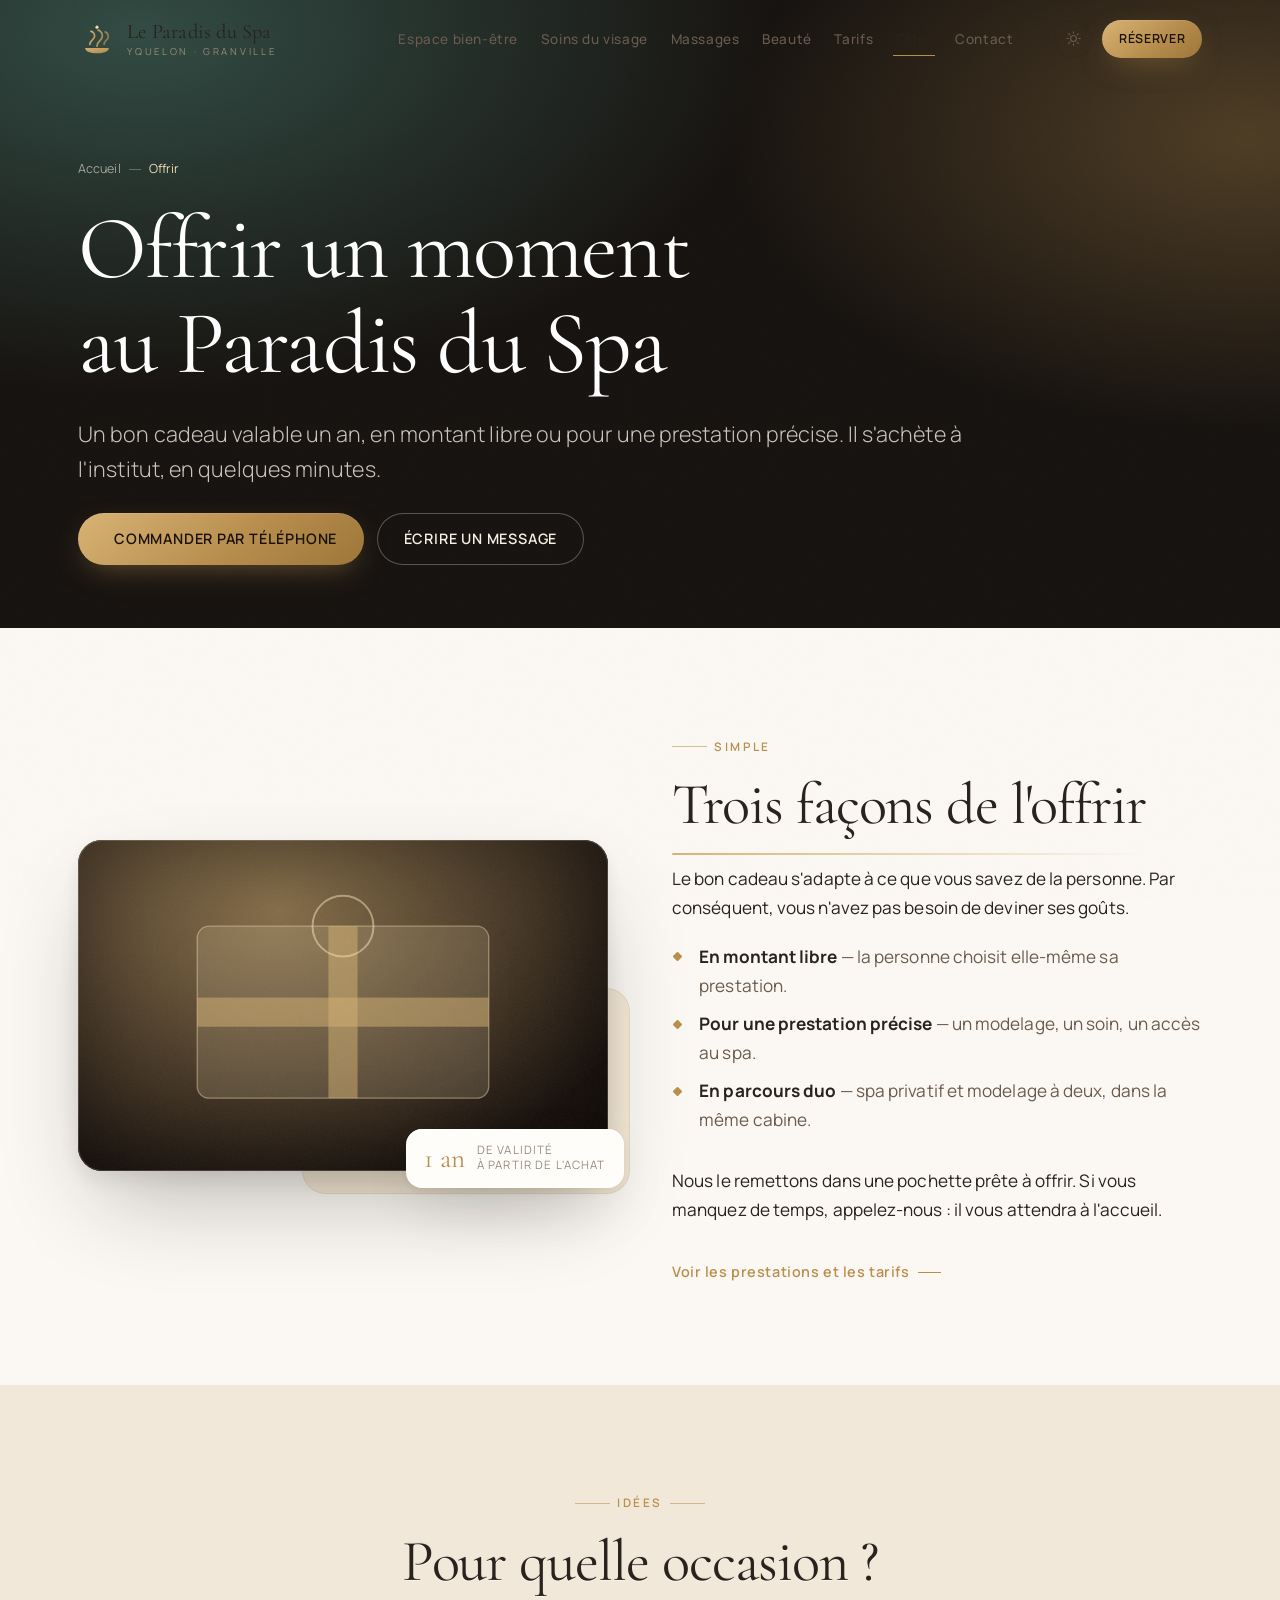
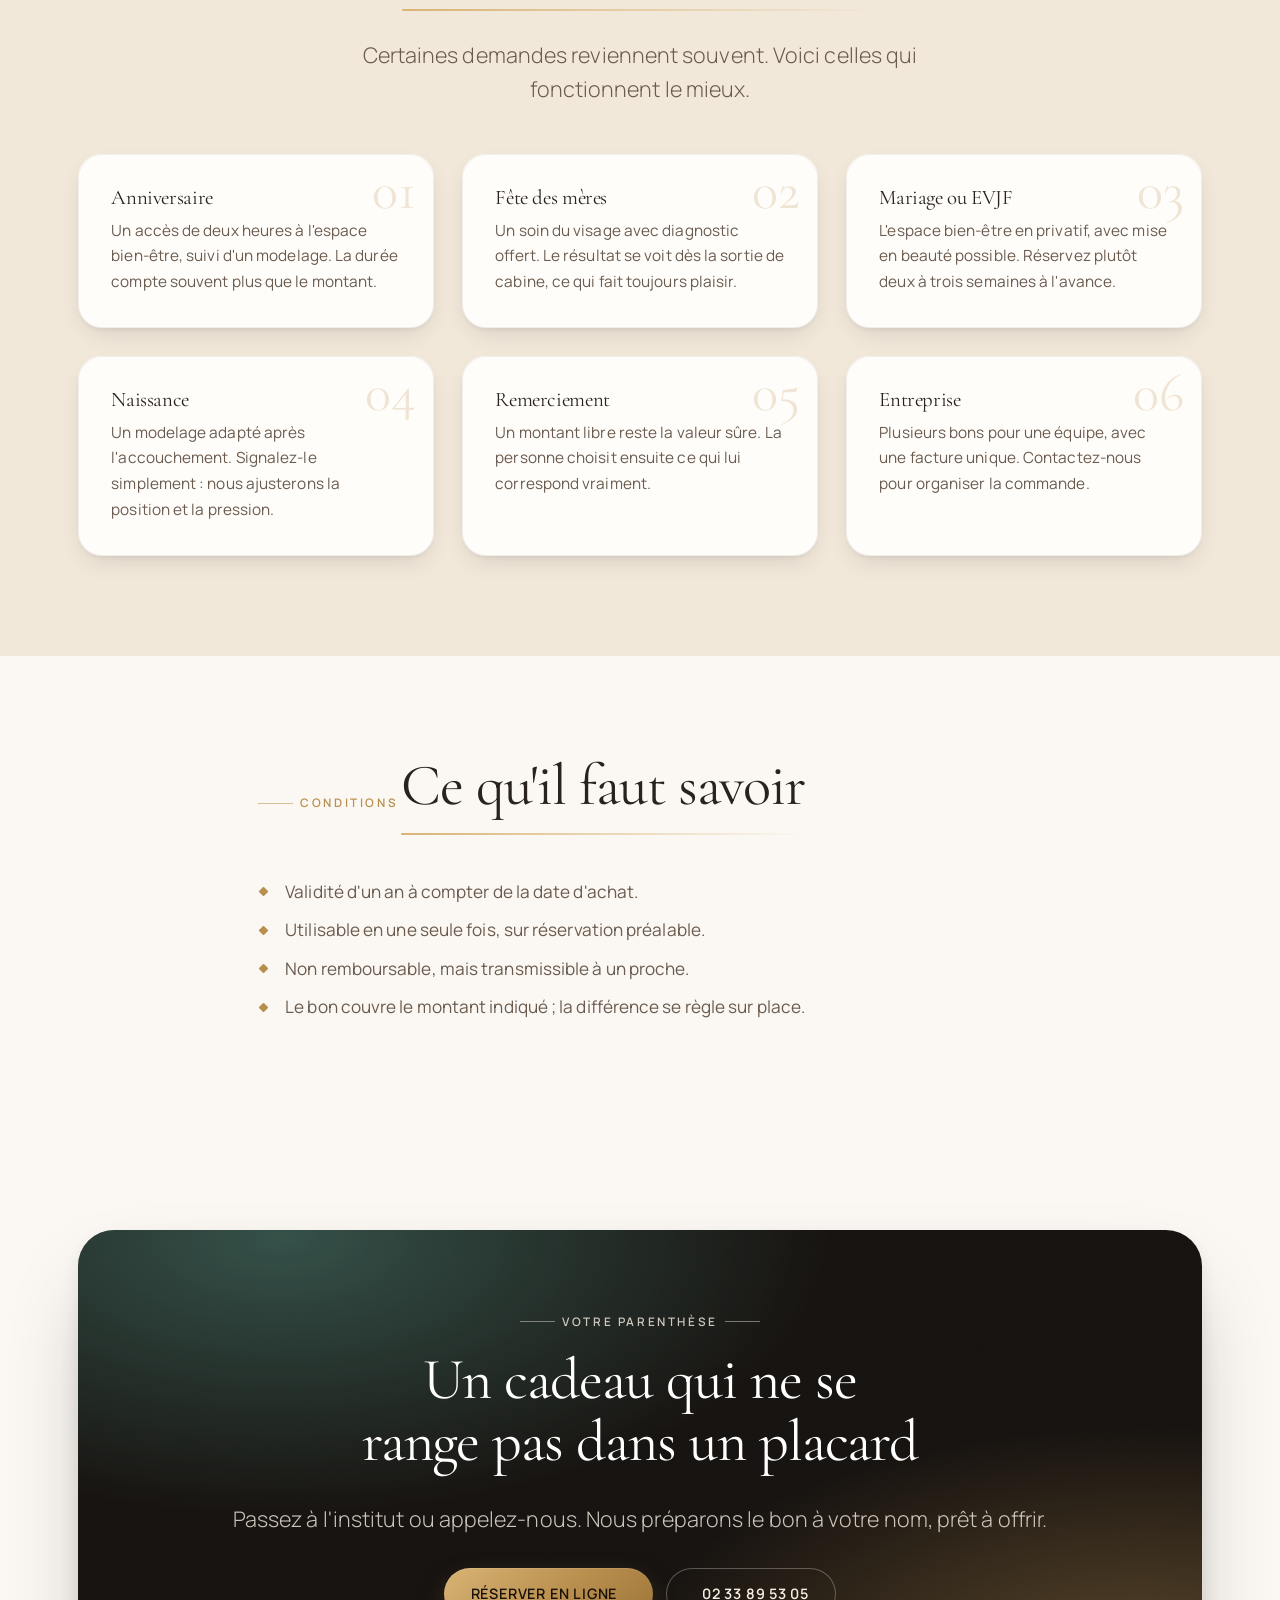
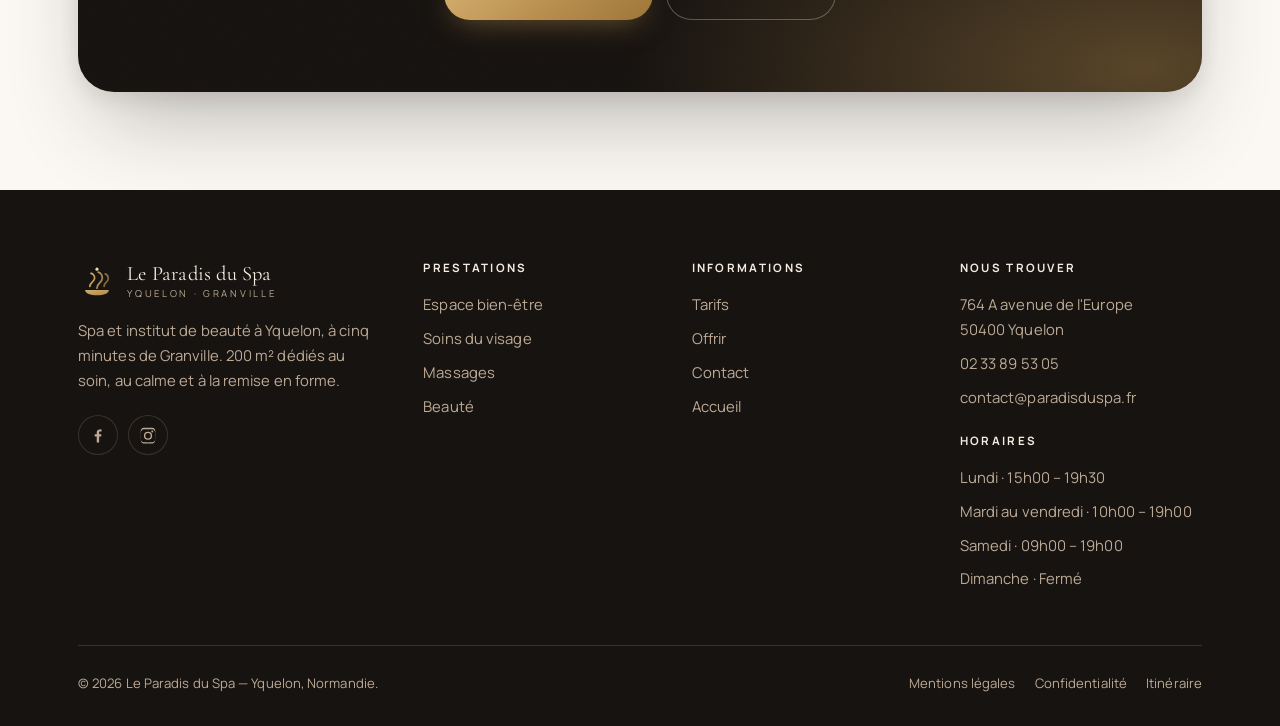
<file: offrir.html>
<!doctype html>
<html lang="fr">
<head>
  <meta charset="utf-8">
  <meta name="viewport" content="width=device-width, initial-scale=1, viewport-fit=cover">
  <title>Bon cadeau spa et beauté près de Granville</title>
  <meta name="description" content="Offrez un bon cadeau du Paradis du Spa à Yquelon : montant libre, soin, modelage ou spa privatif en duo. Valable un an.">
  <link rel="canonical" href="https://www.paradisduspa.fr/offrir.html">
  <meta name="robots" content="index, follow, max-image-preview:large">
  <meta name="theme-color" content="#171310">
  <meta name="format-detection" content="telephone=no">

  <meta property="og:type" content="website">
  <meta property="og:locale" content="fr_FR">
  <meta property="og:site_name" content="Le Paradis du Spa">
  <meta property="og:title" content="Bon cadeau spa et beauté près de Granville">
  <meta property="og:description" content="Offrez un bon cadeau du Paradis du Spa à Yquelon : montant libre, soin, modelage ou spa privatif en duo. Valable un an.">
  <meta property="og:url" content="https://www.paradisduspa.fr/offrir.html">
  <meta property="og:image" content="https://www.paradisduspa.fr/assets/img/og.jpg">
  <meta property="og:image:width" content="1200">
  <meta property="og:image:height" content="630">
  <meta name="twitter:card" content="summary_large_image">

  <link rel="icon" href="assets/img/favicon.svg" type="image/svg+xml">
  <link rel="apple-touch-icon" href="assets/img/apple-touch-icon.png">
  <link rel="manifest" href="site.webmanifest">

  <!-- Polices auto-hébergées : aucune requête vers un service tiers. -->
  <link rel="preload" as="font" type="font/woff2" href="assets/fonts/manrope-variable.woff2" crossorigin>
  <link rel="preload" as="font" type="font/woff2" href="assets/fonts/cormorant-garamond-400.woff2" crossorigin>
  <link rel="stylesheet" href="assets/css/style.min.css">

  <!-- Thème appliqué avant peinture : évite le clignotement au chargement -->
  <script>(function(){var d=document.documentElement;
try{var t=localStorage.getItem('pds-theme');if(t)d.setAttribute('data-theme',t)}catch(e){}
d.className+=' js';
// Garde-fou : si main.js n'a pas démarré, on rend tout le contenu visible.
setTimeout(function(){if(!d.hasAttribute('data-js-ok'))d.className=d.className.replace(' js','')},2500);})();</script>
  <script type="application/ld+json">{"@context":"https://schema.org","@type":"BreadcrumbList","itemListElement":[{"@type":"ListItem","position":1,"name":"Accueil","item":"https://www.paradisduspa.fr/"}, {"@type":"ListItem","position":2,"name":"Offrir","item":"https://www.paradisduspa.fr/offrir.html"}]}</script>
</head>
<body>
<a class="skip" href="#main">Aller au contenu principal</a>
<div class="progress" aria-hidden="true"></div>
<header class="header">
  <div class="header__inner">
    <a class="brand" href="index.html" aria-label="Le Paradis du Spa — retour à l'accueil">
      <img class="brand__mark" src="assets/img/logo.svg" alt="" width="38" height="38">
      <span class="brand__txt">
        <span class="brand__name">Le Paradis du Spa</span>
        <span class="brand__sub">Yquelon · Granville</span>
      </span>
    </a>
    <nav class="nav" aria-label="Navigation principale"><a href="espace-bien-etre.html">Espace bien-être</a><a href="soins-visage.html">Soins du visage</a><a href="massages.html">Massages</a><a href="beaute.html">Beauté</a><a href="tarifs.html">Tarifs</a><a href="offrir.html" aria-current="page">Offrir</a><a href="contact.html">Contact</a></nav>
    <div class="header__actions">
      <button class="theme-btn" type="button" data-theme-toggle aria-label="Changer de thème">
        <svg class="sun" viewBox="0 0 24 24" aria-hidden="true"><circle cx="12" cy="12" r="4.2"/><path d="M12 2.5v2M12 19.5v2M2.5 12h2M19.5 12h2M5.2 5.2l1.4 1.4M17.4 17.4l1.4 1.4M18.8 5.2l-1.4 1.4M6.6 17.4l-1.4 1.4"/></svg>
        <svg class="moon" viewBox="0 0 24 24" aria-hidden="true"><path d="M20 14.5A8.5 8.5 0 0 1 9.5 4a8.5 8.5 0 1 0 10.5 10.5Z"/></svg>
      </button>
      <a class="btn btn--gold btn--sm" href="https://www.planity.com/le-paradis-du-spa-50400-yquelon-wvk" target="_blank" rel="noopener" data-magnet=".22">Réserver</a>
      <button class="burger" type="button" aria-expanded="false" aria-controls="menu-mobile" aria-label="Ouvrir le menu">
        <span></span><span></span><span></span>
      </button>
    </div>
  </div>
</header>

<nav class="menu" id="menu-mobile" aria-hidden="true" aria-label="Navigation mobile">
  <a href="index.html" style="--i:0"><span>00</span>Accueil</a>
  <a href="espace-bien-etre.html" style="--i:0"><span>01</span>Espace bien-être</a><a href="soins-visage.html" style="--i:1"><span>02</span>Soins du visage</a><a href="massages.html" style="--i:2"><span>03</span>Massages</a><a href="beaute.html" style="--i:3"><span>04</span>Beauté</a><a href="tarifs.html" style="--i:4"><span>05</span>Tarifs</a><a href="offrir.html" style="--i:5"><span>06</span>Offrir</a><a href="contact.html" style="--i:6"><span>07</span>Contact</a>
  <div class="menu__foot">
    <a class="btn btn--gold" href="https://www.planity.com/le-paradis-du-spa-50400-yquelon-wvk" target="_blank" rel="noopener">Réserver en ligne</a>
    <a class="btn btn--ghost" href="tel:+33233895305">02 33 89 53 05</a>
  </div>
</nav>
<main id="main">
<section class="pagehead">
  <div class="wrap">
    <ol class="crumb" aria-label="Fil d'Ariane"><li><a href="index.html">Accueil</a></li><li><span aria-current="page">Offrir</span></li></ol>
    <h1>Offrir un moment au Paradis du Spa</h1>
    <p class="lead">Un bon cadeau valable un an, en montant libre ou pour une prestation précise. Il s'achète à l'institut, en quelques minutes.</p>
    <div class="hero__cta" style="margin-top:1.7rem">
      <a class="btn btn--gold" href="tel:+33233895305" data-magnet=".2"><svg viewBox="0 0 24 24" aria-hidden="true"><path d="M4 5c0-.6.4-1 1-1h2.4c.5 0 .9.3 1 .8l.8 3c.1.4 0 .8-.3 1L7.5 10a12 12 0 0 0 6.5 6.5l1.2-1.4c.3-.3.7-.4 1-.3l3 .8c.5.1.8.5.8 1V19c0 .6-.4 1-1 1A15 15 0 0 1 4 5Z"/></svg> Commander par téléphone</a>
      <a class="btn btn--ghost" href="contact.html">Écrire un message</a>
    </div>
  </div>
</section>

<section class="section">
  <div class="wrap split">
    <div class="split__media frame-stack" data-rise="left">
      <figure class="frame frame--wide" style="margin:0">
        <img src="assets/img/cadeau.svg" alt="Coffret cadeau noué d'un ruban doré" width="800" height="600" loading="lazy" decoding="async">
      </figure>
      <div class="badge-float badge-float--br" data-rise="zoom"><b>1 an</b><span>de validité<br>à partir de l'achat</span></div>
    </div>
    <div data-rise="right">
      <p class="eyebrow">Simple</p>
      <h2 class="sec-title">Trois façons de l'offrir</h2>
      <p>Le bon cadeau s'adapte à ce que vous savez de la personne. Par conséquent, vous n'avez pas besoin de deviner ses goûts.</p>
      <ul class="ticks mt-1">
        <li><strong>En montant libre</strong> — la personne choisit elle-même sa prestation.</li>
        <li><strong>Pour une prestation précise</strong> — un modelage, un soin, un accès au spa.</li>
        <li><strong>En parcours duo</strong> — spa privatif et modelage à deux, dans la même cabine.</li>
      </ul>
      <p class="mt-2">Nous le remettons dans une pochette prête à offrir. Si vous manquez de temps, appelez-nous&nbsp;: il vous attendra à l'accueil.</p>
      <p class="mt-2"><a class="link-arrow" href="tarifs.html">Voir les prestations et les tarifs</a></p>
    </div>
  </div>
</section>

<section class="section section--alt">
  <div class="wrap">
    <div class="center" style="max-width:58ch;margin-inline:auto">
      <p class="eyebrow is-centered">Idées</p>
      <h2 class="sec-title carved">Pour quelle occasion&nbsp;?</h2>
      <p class="lead mt-1">Certaines demandes reviennent souvent. Voici celles qui fonctionnent le mieux.</p>
    </div>
    <div class="grid g-3 mt-3">
      <article class="card tilt" data-rise><span class="card__num" aria-hidden="true">01</span>
        <h3 style="font-size:1.3rem">Anniversaire</h3>
        <p>Un accès de deux heures à l'espace bien-être, suivi d'un modelage. La durée compte souvent plus que le montant.</p></article>
      <article class="card tilt" data-rise><span class="card__num" aria-hidden="true">02</span>
        <h3 style="font-size:1.3rem">Fête des mères</h3>
        <p>Un soin du visage avec diagnostic offert. Le résultat se voit dès la sortie de cabine, ce qui fait toujours plaisir.</p></article>
      <article class="card tilt" data-rise><span class="card__num" aria-hidden="true">03</span>
        <h3 style="font-size:1.3rem">Mariage ou EVJF</h3>
        <p>L'espace bien-être en privatif, avec mise en beauté possible. Réservez plutôt deux à trois semaines à l'avance.</p></article>
      <article class="card tilt" data-rise><span class="card__num" aria-hidden="true">04</span>
        <h3 style="font-size:1.3rem">Naissance</h3>
        <p>Un modelage adapté après l'accouchement. Signalez-le simplement&nbsp;: nous ajusterons la position et la pression.</p></article>
      <article class="card tilt" data-rise><span class="card__num" aria-hidden="true">05</span>
        <h3 style="font-size:1.3rem">Remerciement</h3>
        <p>Un montant libre reste la valeur sûre. La personne choisit ensuite ce qui lui correspond vraiment.</p></article>
      <article class="card tilt" data-rise><span class="card__num" aria-hidden="true">06</span>
        <h3 style="font-size:1.3rem">Entreprise</h3>
        <p>Plusieurs bons pour une équipe, avec une facture unique. Contactez-nous pour organiser la commande.</p></article>
    </div>
  </div>
</section>

<section class="section">
  <div class="wrap wrap-narrow">
    <p class="eyebrow">Conditions</p>
    <h2 class="sec-title">Ce qu'il faut savoir</h2>
    <ul class="ticks mt-2">
      <li>Validité d'un an à compter de la date d'achat.</li>
      <li>Utilisable en une seule fois, sur réservation préalable.</li>
      <li>Non remboursable, mais transmissible à un proche.</li>
      <li>Le bon couvre le montant indiqué&nbsp;; la différence se règle sur place.</li>
    </ul>
  </div>
</section>
<section class="section">
  <div class="wrap">
    <div class="cta" data-rise="zoom">
      <p class="eyebrow is-centered">Votre parenthèse</p>
      <h2>Un cadeau qui ne se range pas dans un placard</h2>
      <p class="lead">Passez à l'institut ou appelez-nous. Nous préparons le bon à votre nom, prêt à offrir.</p>
      <div class="cta__btns">
        <a class="btn btn--gold" href="https://www.planity.com/le-paradis-du-spa-50400-yquelon-wvk" target="_blank" rel="noopener" data-magnet=".2">Réserver en ligne <svg viewBox="0 0 24 24" aria-hidden="true"><rect x="3.5" y="5" width="17" height="15.5" rx="2.5"/><path d="M8 3v4M16 3v4M3.5 10h17"/></svg></a>
        <a class="btn btn--ghost" href="tel:+33233895305"><svg viewBox="0 0 24 24" aria-hidden="true"><path d="M4 5c0-.6.4-1 1-1h2.4c.5 0 .9.3 1 .8l.8 3c.1.4 0 .8-.3 1L7.5 10a12 12 0 0 0 6.5 6.5l1.2-1.4c.3-.3.7-.4 1-.3l3 .8c.5.1.8.5.8 1V19c0 .6-.4 1-1 1A15 15 0 0 1 4 5Z"/></svg> 02 33 89 53 05</a>
      </div>
    </div>
  </div>
</section>

</main><footer class="footer">
  <div class="wrap">
    <div class="footer__top">
      <div>
        <div class="brand">
          <img class="brand__mark" src="assets/img/logo.svg" alt="" width="38" height="38" loading="lazy">
          <span class="brand__txt">
            <span class="brand__name">Le Paradis du Spa</span>
            <span class="brand__sub">Yquelon · Granville</span>
          </span>
        </div>
        <p class="footer__desc">Spa et institut de beauté à Yquelon, à cinq minutes de Granville. 200 m² dédiés au soin, au calme et à la remise en forme.</p>
        <div class="social">
          <a href="https://www.facebook.com/" target="_blank" rel="noopener" aria-label="Facebook"><svg viewBox="0 0 24 24" aria-hidden="true"><path d="M13.5 22v-8h2.7l.4-3.1h-3.1V8.9c0-.9.25-1.5 1.55-1.5H16.7V4.6A21 21 0 0 0 14.3 4.5c-2.4 0-4 1.45-4 4.1v2.3H7.6V14h2.7v8Z"/></svg></a>
          <a href="https://www.instagram.com/" target="_blank" rel="noopener" aria-label="Instagram"><svg viewBox="0 0 24 24" aria-hidden="true"><path d="M12 2.2c3.2 0 3.6 0 4.85.07 1.17.05 1.8.25 2.23.42.56.22.96.48 1.38.9.42.42.68.82.9 1.38.17.42.37 1.06.42 2.23.06 1.26.07 1.63.07 4.8s0 3.6-.07 4.85c-.05 1.17-.25 1.8-.42 2.23-.22.56-.48.96-.9 1.38-.42.42-.82.68-1.38.9-.42.17-1.06.37-2.23.42-1.26.06-1.63.07-4.85.07s-3.6 0-4.85-.07c-1.17-.05-1.8-.25-2.23-.42-.56-.22-.96-.48-1.38-.9-.42-.42-.68-.82-.9-1.38-.17-.42-.37-1.06-.42-2.23C2.2 15.6 2.2 15.2 2.2 12s0-3.6.07-4.85c.05-1.17.25-1.8.42-2.23.22-.56.48-.96.9-1.38.42-.42.82-.68 1.38-.9.42-.17 1.06-.37 2.23-.42C8.4 2.2 8.8 2.2 12 2.2Zm0 1.98c-3.14 0-3.5.01-4.74.07-1.14.05-1.76.24-2.17.4-.55.21-.94.47-1.35.88-.41.41-.67.8-.88 1.35-.16.41-.35 1.03-.4 2.17-.06 1.24-.07 1.6-.07 4.74s.01 3.5.07 4.74c.05 1.14.24 1.76.4 2.17.21.55.47.94.88 1.35.41.41.8.67 1.35.88.41.16 1.03.35 2.17.4 1.24.06 1.6.07 4.74.07s3.5-.01 4.74-.07c1.14-.05 1.76-.24 2.17-.4.55-.21.94-.47 1.35-.88.41-.41.67-.8.88-1.35.16-.41.35-1.03.4-2.17.06-1.24.07-1.6.07-4.74s-.01-3.5-.07-4.74c-.05-1.14-.24-1.76-.4-2.17a3.6 3.6 0 0 0-.88-1.35 3.6 3.6 0 0 0-1.35-.88c-.41-.16-1.03-.35-2.17-.4-1.24-.06-1.6-.07-4.74-.07Zm0 3.37a5.45 5.45 0 1 1 0 10.9 5.45 5.45 0 0 1 0-10.9Zm0 8.99a3.54 3.54 0 1 0 0-7.08 3.54 3.54 0 0 0 0 7.08Zm6.94-9.2a1.27 1.27 0 1 1-2.55 0 1.27 1.27 0 0 1 2.55 0Z"/></svg></a>
        </div>
      </div>
      <div>
        <h2 class="footer__h">Prestations</h2>
        <ul><li><a href="espace-bien-etre.html">Espace bien-être</a></li><li><a href="soins-visage.html">Soins du visage</a></li><li><a href="massages.html">Massages</a></li><li><a href="beaute.html">Beauté</a></li></ul>
      </div>
      <div>
        <h2 class="footer__h">Informations</h2>
        <ul><li><a href="tarifs.html">Tarifs</a></li><li><a href="offrir.html">Offrir</a></li><li><a href="contact.html">Contact</a></li><li><a href="index.html">Accueil</a></li></ul>
      </div>
      <div>
        <h2 class="footer__h">Nous trouver</h2>
        <ul>
          <li>764 A avenue de l'Europe<br>50400 Yquelon</li>
          <li><a href="tel:+33233895305">02 33 89 53 05</a></li>
          <li><a href="mailto:contact@paradisduspa.fr">contact@paradisduspa.fr</a></li>
        </ul>
        <h2 class="footer__h" style="margin-top:1.6rem">Horaires</h2>
        <ul><li>Lundi · 15h00 – 19h30</li><li>Mardi au vendredi · 10h00 – 19h00</li><li>Samedi · 09h00 – 19h00</li><li>Dimanche · Fermé</li></ul>
      </div>
    </div>
    <div class="footer__bottom">
      <p class="mb-0">© <span data-year>2026</span> Le Paradis du Spa — Yquelon, Normandie.</p>
      <div class="footer__legal">
        <a href="mentions-legales.html">Mentions légales</a>
        <a href="mentions-legales.html#confidentialite">Confidentialité</a>
        <a href="https://www.google.com/maps/dir/?api=1&destination=764+avenue+de+l%27Europe+50400+Yquelon" target="_blank" rel="noopener">Itinéraire</a>
      </div>
    </div>
  </div>
</footer>

<div class="actionbar">
  <a class="btn btn--ghost" href="tel:+33233895305"><svg viewBox="0 0 24 24" aria-hidden="true"><path d="M4 5c0-.6.4-1 1-1h2.4c.5 0 .9.3 1 .8l.8 3c.1.4 0 .8-.3 1L7.5 10a12 12 0 0 0 6.5 6.5l1.2-1.4c.3-.3.7-.4 1-.3l3 .8c.5.1.8.5.8 1V19c0 .6-.4 1-1 1A15 15 0 0 1 4 5Z"/></svg> Appeler</a>
  <a class="btn btn--gold" href="https://www.planity.com/le-paradis-du-spa-50400-yquelon-wvk" target="_blank" rel="noopener">Réserver</a>
</div>

<button class="totop" type="button" aria-label="Revenir en haut de la page"><svg viewBox="0 0 24 24" aria-hidden="true"><path d="M12 19V6M6 12l6-6 6 6"/></svg></button>

<script src="assets/js/main.min.js" defer></script>
</body>
</html>
</file>
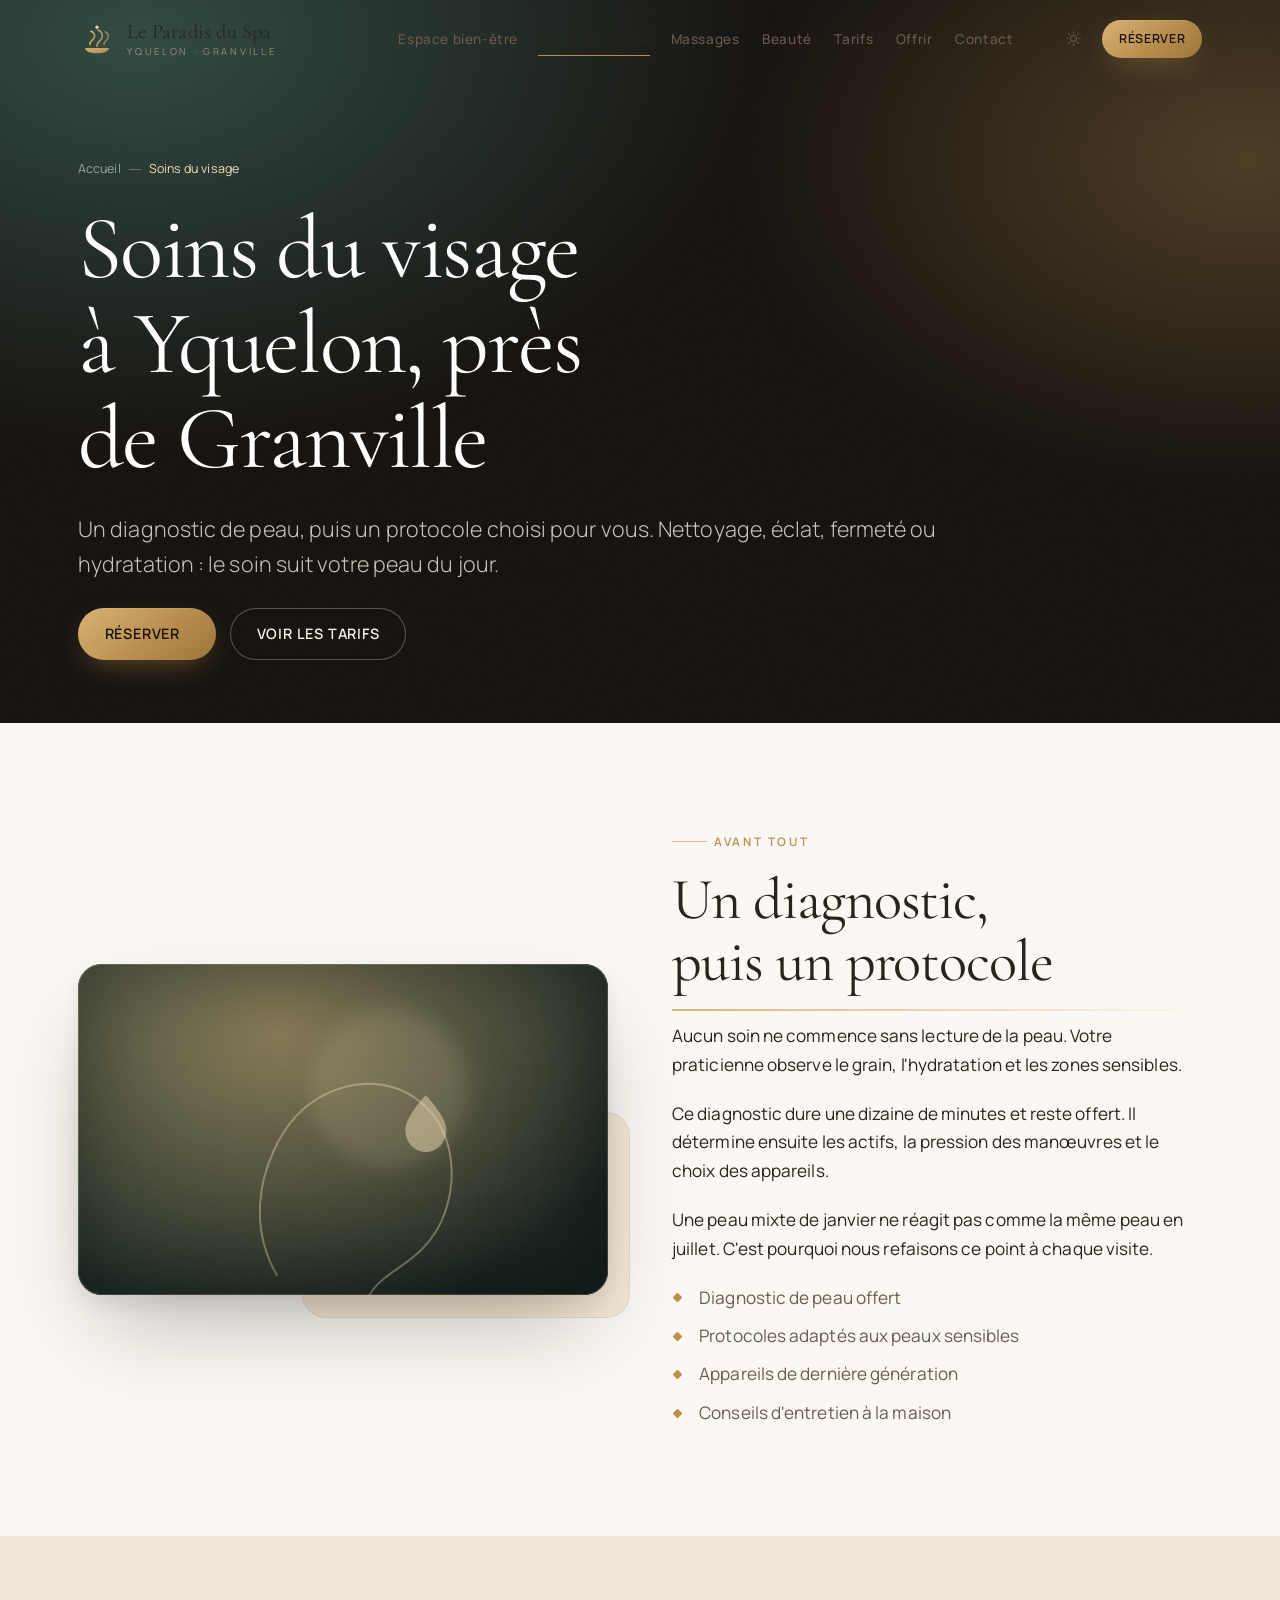
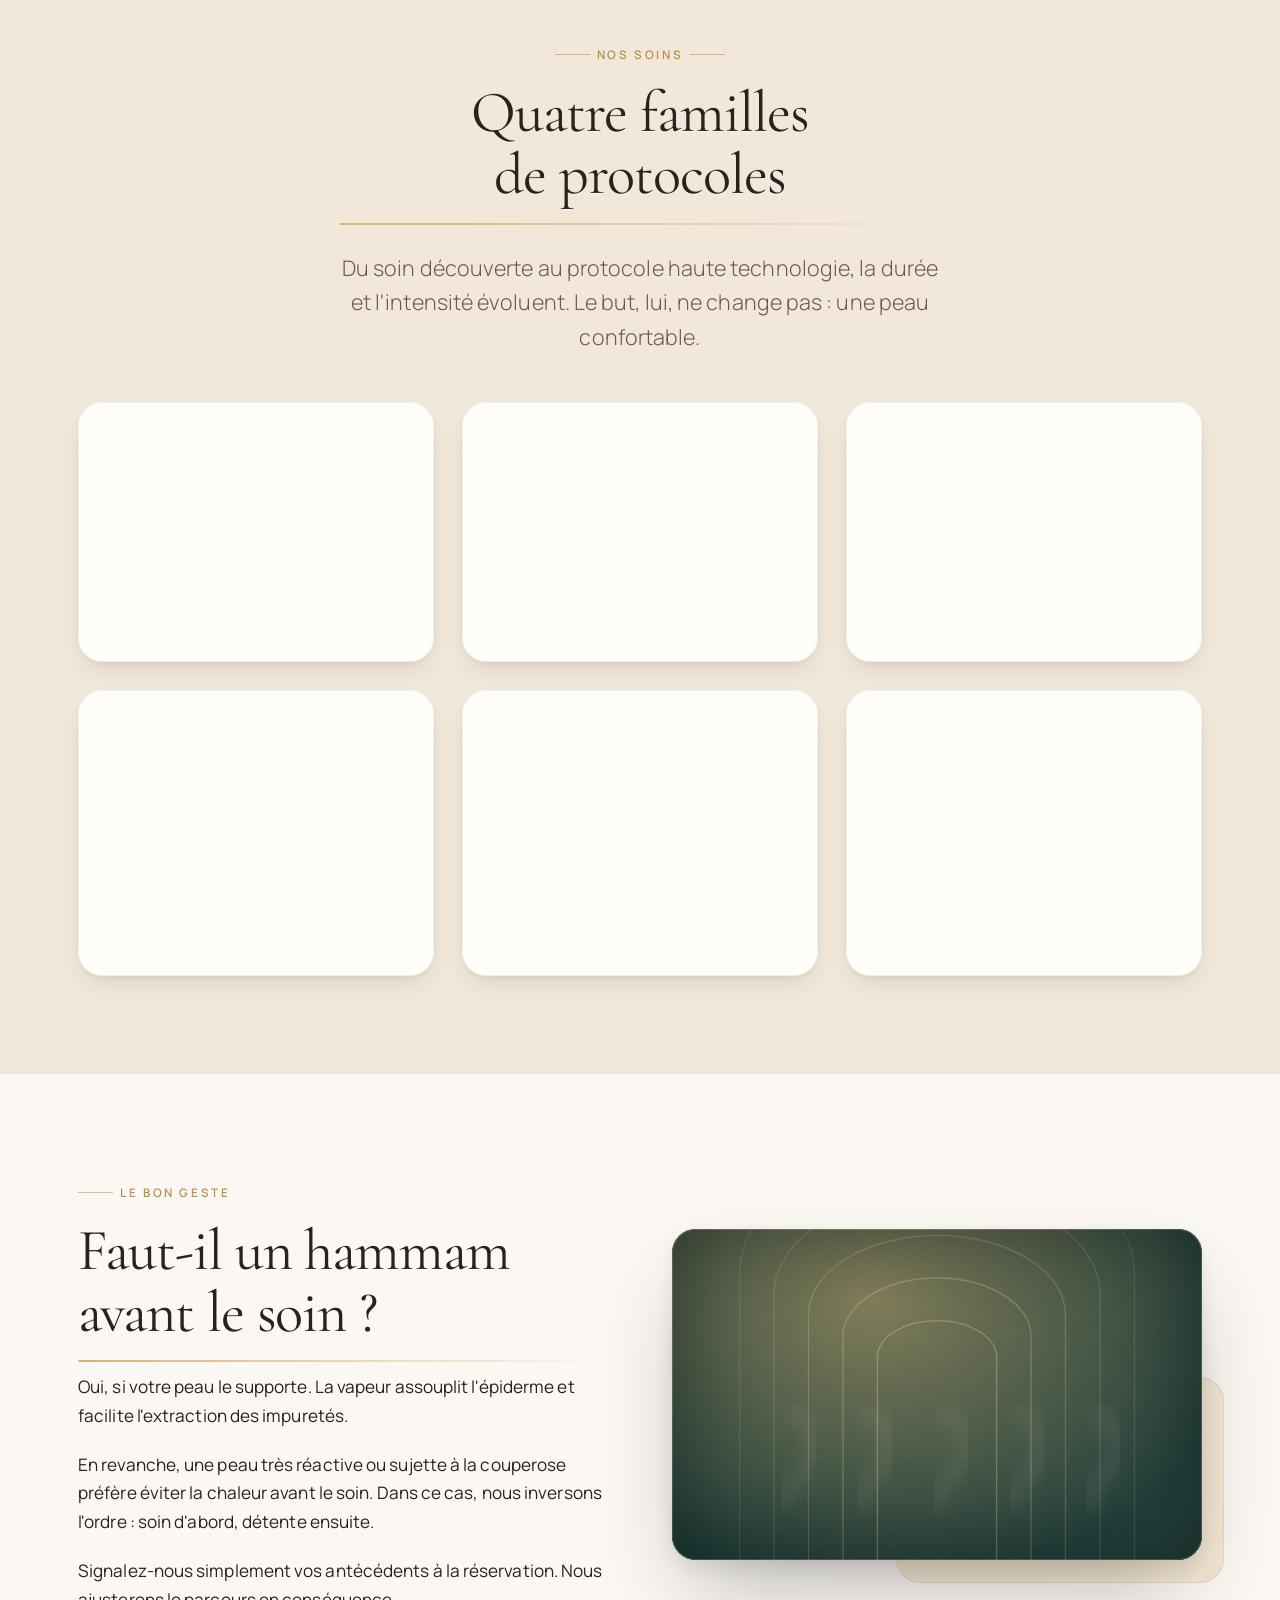
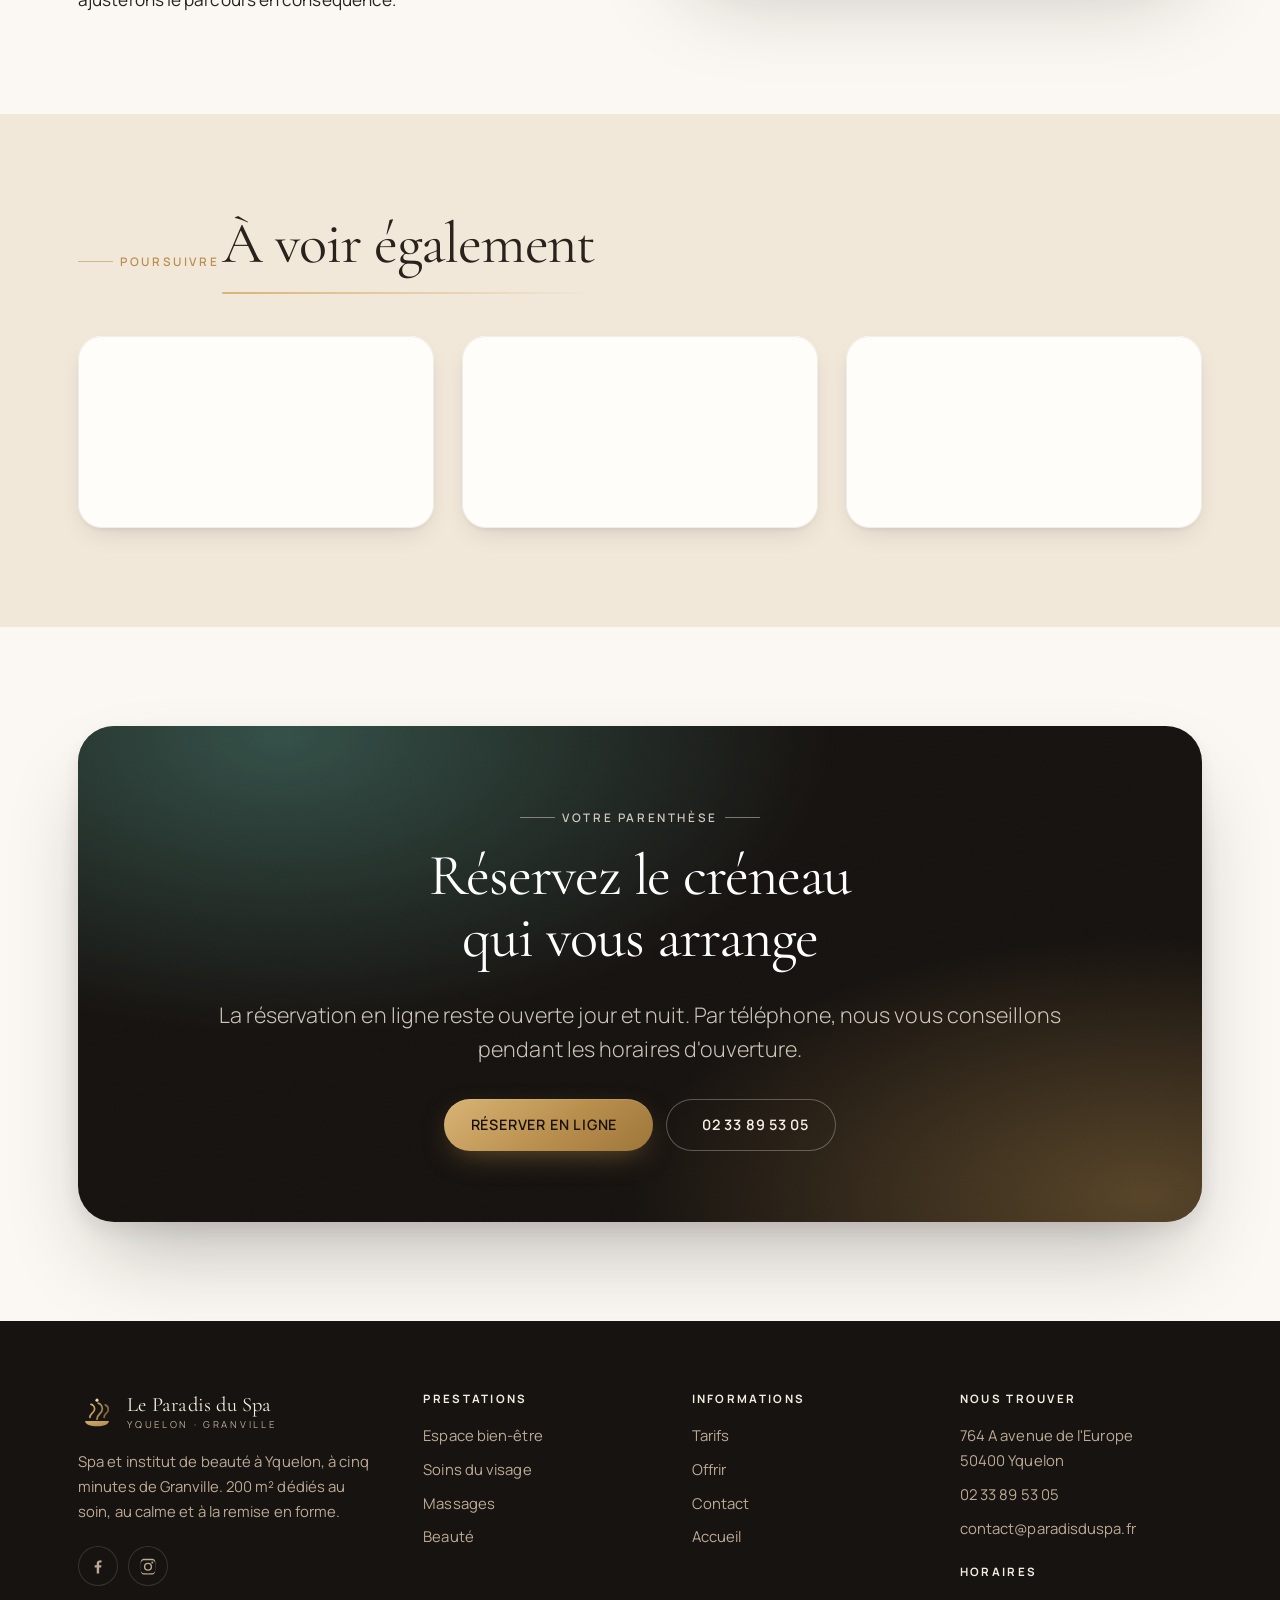
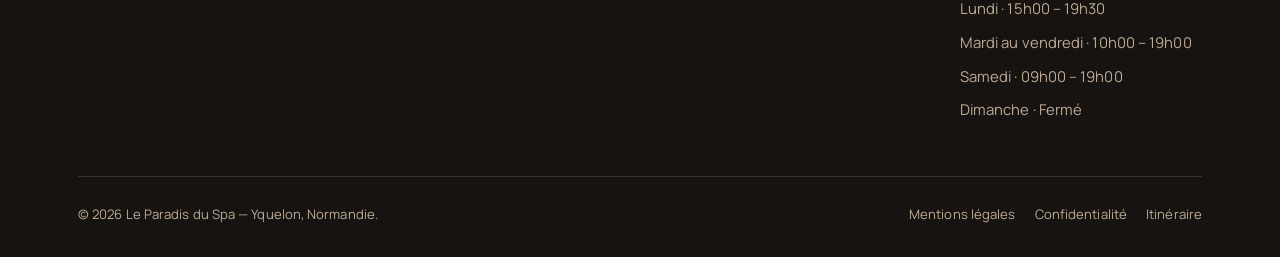
<file: soins-visage.html>
<!doctype html>
<html lang="fr">
<head>
  <meta charset="utf-8">
  <meta name="viewport" content="width=device-width, initial-scale=1, viewport-fit=cover">
  <title>Soin du visage à Granville — Le Paradis du Spa</title>
  <meta name="description" content="Soins du visage à Yquelon près de Granville : diagnostic de peau offert, soin éclat, anti-âge, hydratation et protocoles haute technologie.">
  <link rel="canonical" href="https://www.paradisduspa.fr/soins-visage.html">
  <meta name="robots" content="index, follow, max-image-preview:large">
  <meta name="theme-color" content="#171310">
  <meta name="format-detection" content="telephone=no">

  <meta property="og:type" content="website">
  <meta property="og:locale" content="fr_FR">
  <meta property="og:site_name" content="Le Paradis du Spa">
  <meta property="og:title" content="Soin du visage à Granville — Le Paradis du Spa">
  <meta property="og:description" content="Soins du visage à Yquelon près de Granville : diagnostic de peau offert, soin éclat, anti-âge, hydratation et protocoles haute technologie.">
  <meta property="og:url" content="https://www.paradisduspa.fr/soins-visage.html">
  <meta property="og:image" content="https://www.paradisduspa.fr/assets/img/og.jpg">
  <meta property="og:image:width" content="1200">
  <meta property="og:image:height" content="630">
  <meta name="twitter:card" content="summary_large_image">

  <link rel="icon" href="assets/img/favicon.svg" type="image/svg+xml">
  <link rel="apple-touch-icon" href="assets/img/apple-touch-icon.png">
  <link rel="manifest" href="site.webmanifest">

  <!-- Polices auto-hébergées : aucune requête vers un service tiers. -->
  <link rel="preload" as="font" type="font/woff2" href="assets/fonts/manrope-variable.woff2" crossorigin>
  <link rel="preload" as="font" type="font/woff2" href="assets/fonts/cormorant-garamond-400.woff2" crossorigin>
  <link rel="stylesheet" href="assets/css/style.min.css">

  <!-- Thème appliqué avant peinture : évite le clignotement au chargement -->
  <script>(function(){var d=document.documentElement;
try{var t=localStorage.getItem('pds-theme');if(t)d.setAttribute('data-theme',t)}catch(e){}
d.className+=' js';
// Garde-fou : si main.js n'a pas démarré, on rend tout le contenu visible.
setTimeout(function(){if(!d.hasAttribute('data-js-ok'))d.className=d.className.replace(' js','')},2500);})();</script>
  <script type="application/ld+json">{"@context":"https://schema.org","@type":"BreadcrumbList","itemListElement":[{"@type":"ListItem","position":1,"name":"Accueil","item":"https://www.paradisduspa.fr/"}, {"@type":"ListItem","position":2,"name":"Soins du visage","item":"https://www.paradisduspa.fr/soins-visage.html"}]}</script>
</head>
<body>
<a class="skip" href="#main">Aller au contenu principal</a>
<div class="progress" aria-hidden="true"></div>
<header class="header">
  <div class="header__inner">
    <a class="brand" href="index.html" aria-label="Le Paradis du Spa — retour à l'accueil">
      <img class="brand__mark" src="assets/img/logo.svg" alt="" width="38" height="38">
      <span class="brand__txt">
        <span class="brand__name">Le Paradis du Spa</span>
        <span class="brand__sub">Yquelon · Granville</span>
      </span>
    </a>
    <nav class="nav" aria-label="Navigation principale"><a href="espace-bien-etre.html">Espace bien-être</a><a href="soins-visage.html" aria-current="page">Soins du visage</a><a href="massages.html">Massages</a><a href="beaute.html">Beauté</a><a href="tarifs.html">Tarifs</a><a href="offrir.html">Offrir</a><a href="contact.html">Contact</a></nav>
    <div class="header__actions">
      <button class="theme-btn" type="button" data-theme-toggle aria-label="Changer de thème">
        <svg class="sun" viewBox="0 0 24 24" aria-hidden="true"><circle cx="12" cy="12" r="4.2"/><path d="M12 2.5v2M12 19.5v2M2.5 12h2M19.5 12h2M5.2 5.2l1.4 1.4M17.4 17.4l1.4 1.4M18.8 5.2l-1.4 1.4M6.6 17.4l-1.4 1.4"/></svg>
        <svg class="moon" viewBox="0 0 24 24" aria-hidden="true"><path d="M20 14.5A8.5 8.5 0 0 1 9.5 4a8.5 8.5 0 1 0 10.5 10.5Z"/></svg>
      </button>
      <a class="btn btn--gold btn--sm" href="https://www.planity.com/le-paradis-du-spa-50400-yquelon-wvk" target="_blank" rel="noopener" data-magnet=".22">Réserver</a>
      <button class="burger" type="button" aria-expanded="false" aria-controls="menu-mobile" aria-label="Ouvrir le menu">
        <span></span><span></span><span></span>
      </button>
    </div>
  </div>
</header>

<nav class="menu" id="menu-mobile" aria-hidden="true" aria-label="Navigation mobile">
  <a href="index.html" style="--i:0"><span>00</span>Accueil</a>
  <a href="espace-bien-etre.html" style="--i:0"><span>01</span>Espace bien-être</a><a href="soins-visage.html" style="--i:1"><span>02</span>Soins du visage</a><a href="massages.html" style="--i:2"><span>03</span>Massages</a><a href="beaute.html" style="--i:3"><span>04</span>Beauté</a><a href="tarifs.html" style="--i:4"><span>05</span>Tarifs</a><a href="offrir.html" style="--i:5"><span>06</span>Offrir</a><a href="contact.html" style="--i:6"><span>07</span>Contact</a>
  <div class="menu__foot">
    <a class="btn btn--gold" href="https://www.planity.com/le-paradis-du-spa-50400-yquelon-wvk" target="_blank" rel="noopener">Réserver en ligne</a>
    <a class="btn btn--ghost" href="tel:+33233895305">02 33 89 53 05</a>
  </div>
</nav>
<main id="main"><section class="pagehead">
  <div class="wrap">
    <ol class="crumb" aria-label="Fil d'Ariane"><li><a href="index.html">Accueil</a></li><li><span aria-current="page">Soins du visage</span></li></ol>
    <h1>Soins du visage à Yquelon, près de Granville</h1>
    <p class="lead">Un diagnostic de peau, puis un protocole choisi pour vous. Nettoyage, éclat, fermeté ou hydratation : le soin suit votre peau du jour.</p>
    <div class="hero__cta" style="margin-top:1.7rem">
      <a class="btn btn--gold" href="https://www.planity.com/le-paradis-du-spa-50400-yquelon-wvk" target="_blank" rel="noopener" data-magnet=".2">Réserver <svg viewBox="0 0 24 24" aria-hidden="true"><rect x="3.5" y="5" width="17" height="15.5" rx="2.5"/><path d="M8 3v4M16 3v4M3.5 10h17"/></svg></a>
      <a class="btn btn--ghost" href="tarifs.html">Voir les tarifs</a>
    </div>
  </div>
</section>
<section class="section"><div class="wrap split"><div class="split__media frame-stack" data-rise="left">
      <figure class="frame frame--wide" style="margin:0">
        <img src="assets/img/soin-visage.svg" alt="Silhouette de profil et goutte de sérum" width="800" height="600" loading="lazy" decoding="async">
      </figure>
    </div><div data-rise="right">
      <p class="eyebrow">Avant tout</p>
      <h2 class="sec-title">Un diagnostic, puis un protocole</h2>
      <p>Aucun soin ne commence sans lecture de la peau. Votre praticienne observe le grain, l'hydratation et les zones sensibles.</p><p>Ce diagnostic dure une dizaine de minutes et reste offert. Il détermine ensuite les actifs, la pression des manœuvres et le choix des appareils.</p><p>Une peau mixte de janvier ne réagit pas comme la même peau en juillet. C'est pourquoi nous refaisons ce point à chaque visite.</p><ul class='ticks mt-1'><li>Diagnostic de peau offert</li><li>Protocoles adaptés aux peaux sensibles</li><li>Appareils de dernière génération</li><li>Conseils d'entretien à la maison</li></ul>
    </div></div></section><section class="section section--alt">
  <div class="wrap">
    <div class="center" style="max-width:60ch;margin-inline:auto">
      <p class="eyebrow is-centered">Nos soins</p>
      <h2 class="sec-title carved">Quatre familles de protocoles</h2>
      <p class="lead mt-1">Du soin découverte au protocole haute technologie, la durée et l'intensité évoluent. Le but, lui, ne change pas&nbsp;: une peau confortable.</p>
    </div>
    <div class="grid g-3 mt-3"><article class="card tilt" data-rise><div class="card__ico"><svg viewBox="0 0 24 24" aria-hidden="true"><circle cx="12" cy="12" r="8.5"/><path d="M9 10.5h.01M15 10.5h.01M9 15c1.8 1.4 4.2 1.4 6 0"/></svg></div><h3>Soin découverte</h3><p>Un format court pour nettoyer, exfolier et hydrater. Idéal en première visite, ou entre deux soins complets.</p></article><article class="card tilt" data-rise><div class="card__ico"><svg viewBox="0 0 24 24" aria-hidden="true"><path d="M12 3.5 13.6 9 19 10.5 13.6 12 12 17.5 10.4 12 5 10.5 10.4 9Z"/><path d="M18.5 16.5l.7 2.3 2.3.7-2.3.7-.7 2.3-.7-2.3-2.3-.7 2.3-.7Z"/></svg></div><h3>Soin éclat</h3><p>Pour un teint terne ou fatigué. Le gommage et le masque relancent la luminosité avant un événement.</p></article><article class="card tilt" data-rise><div class="card__ico"><svg viewBox="0 0 24 24" aria-hidden="true"><path d="M20 4c0 9-5.5 13-11 13a5.5 5.5 0 0 1 0-11c4 0 6-2 11-2Z"/><path d="M12.5 11.5 6 18"/></svg></div><h3>Soin anti-âge</h3><p>Manœuvres de fermeté et actifs ciblés. Le soin travaille l'ovale du visage, le regard et le cou.</p></article><article class="card tilt" data-rise><div class="card__ico"><svg viewBox="0 0 24 24" aria-hidden="true"><path d="M12 3.5c3.2 3.6 5.5 6.4 5.5 9.3a5.5 5.5 0 1 1-11 0c0-2.9 2.3-5.7 5.5-9.3Z"/></svg></div><h3>Soin hydratation intense</h3><p>Pour les peaux qui tiraillent. L'apport en eau se fait par couches, du sérum au masque occlusif.</p></article><article class="card tilt" data-rise><div class="card__ico"><svg viewBox="0 0 24 24" aria-hidden="true"><ellipse cx="12" cy="15.5" rx="7.5" ry="3.5"/><ellipse cx="12" cy="10" rx="5.5" ry="2.6"/><ellipse cx="12" cy="5.5" rx="3.5" ry="1.8"/></svg></div><h3>Soin haute technologie</h3><p>Appareils de dernière génération, en complément du geste manuel. Les résultats se voient dès la première séance.</p></article><article class="card tilt" data-rise><div class="card__ico"><svg viewBox="0 0 24 24" aria-hidden="true"><path d="M9 11V5.5a1.5 1.5 0 0 1 3 0V11m0 0V4.5a1.5 1.5 0 0 1 3 0V11m0 0V6.5a1.5 1.5 0 0 1 3 0V14a6.5 6.5 0 0 1-6.5 6.5h-1A5.5 5.5 0 0 1 4 15v-3a1.5 1.5 0 0 1 3 0"/></svg></div><h3>Soin sur mesure</h3><p>Vous hésitez&nbsp;? Nous construisons le protocole ensemble, à partir du diagnostic et du temps dont vous disposez.</p></article></div>
  </div>
</section><section class="section"><div class="wrap split"><div data-rise="left">
      <p class="eyebrow">Le bon geste</p>
      <h2 class="sec-title">Faut-il un hammam avant le soin&nbsp;?</h2>
      <p>Oui, si votre peau le supporte. La vapeur assouplit l'épiderme et facilite l'extraction des impuretés.</p><p>En revanche, une peau très réactive ou sujette à la couperose préfère éviter la chaleur avant le soin. Dans ce cas, nous inversons l'ordre&nbsp;: soin d'abord, détente ensuite.</p><p>Signalez-nous simplement vos antécédents à la réservation. Nous ajusterons le parcours en conséquence.</p>
    </div><div class="split__media frame-stack" data-rise="right">
      <figure class="frame frame--wide" style="margin:0">
        <img src="assets/img/hammam.svg" alt="Vapeur du hammam avant un soin du visage" width="800" height="600" loading="lazy" decoding="async">
      </figure>
    </div></div></section><section class="section section--alt">
  <div class="wrap">
    <p class="eyebrow">Poursuivre</p>
    <h2 class="sec-title">À voir également</h2>
    <div class="grid g-3 mt-2"><a class="card tilt" href="massages.html" data-rise><h3 style="font-size:1.3rem">Massages & modelages</h3><p>Associez un soin du visage à un modelage du dos ou du crâne.</p><p class="mt-1"><span class="link-arrow">Découvrir</span></p></a><a class="card tilt" href="beaute.html" data-rise><h3 style="font-size:1.3rem">Beauté & épilation</h3><p>Sourcils, mise en beauté, mains et pieds : la finition qui change tout.</p><p class="mt-1"><span class="link-arrow">Découvrir</span></p></a><a class="card tilt" href="tarifs.html" data-rise><h3 style="font-size:1.3rem">Tarifs & forfaits</h3><p>Le détail des durées et des formules, prestation par prestation.</p><p class="mt-1"><span class="link-arrow">Découvrir</span></p></a></div>
  </div>
</section><section class="section">
  <div class="wrap">
    <div class="cta" data-rise="zoom">
      <p class="eyebrow is-centered">Votre parenthèse</p>
      <h2>Réservez le créneau qui vous arrange</h2>
      <p class="lead">La réservation en ligne reste ouverte jour et nuit. Par téléphone, nous vous conseillons pendant les horaires d'ouverture.</p>
      <div class="cta__btns">
        <a class="btn btn--gold" href="https://www.planity.com/le-paradis-du-spa-50400-yquelon-wvk" target="_blank" rel="noopener" data-magnet=".2">Réserver en ligne <svg viewBox="0 0 24 24" aria-hidden="true"><rect x="3.5" y="5" width="17" height="15.5" rx="2.5"/><path d="M8 3v4M16 3v4M3.5 10h17"/></svg></a>
        <a class="btn btn--ghost" href="tel:+33233895305"><svg viewBox="0 0 24 24" aria-hidden="true"><path d="M4 5c0-.6.4-1 1-1h2.4c.5 0 .9.3 1 .8l.8 3c.1.4 0 .8-.3 1L7.5 10a12 12 0 0 0 6.5 6.5l1.2-1.4c.3-.3.7-.4 1-.3l3 .8c.5.1.8.5.8 1V19c0 .6-.4 1-1 1A15 15 0 0 1 4 5Z"/></svg> 02 33 89 53 05</a>
      </div>
    </div>
  </div>
</section>
</main><footer class="footer">
  <div class="wrap">
    <div class="footer__top">
      <div>
        <div class="brand">
          <img class="brand__mark" src="assets/img/logo.svg" alt="" width="38" height="38" loading="lazy">
          <span class="brand__txt">
            <span class="brand__name">Le Paradis du Spa</span>
            <span class="brand__sub">Yquelon · Granville</span>
          </span>
        </div>
        <p class="footer__desc">Spa et institut de beauté à Yquelon, à cinq minutes de Granville. 200 m² dédiés au soin, au calme et à la remise en forme.</p>
        <div class="social">
          <a href="https://www.facebook.com/" target="_blank" rel="noopener" aria-label="Facebook"><svg viewBox="0 0 24 24" aria-hidden="true"><path d="M13.5 22v-8h2.7l.4-3.1h-3.1V8.9c0-.9.25-1.5 1.55-1.5H16.7V4.6A21 21 0 0 0 14.3 4.5c-2.4 0-4 1.45-4 4.1v2.3H7.6V14h2.7v8Z"/></svg></a>
          <a href="https://www.instagram.com/" target="_blank" rel="noopener" aria-label="Instagram"><svg viewBox="0 0 24 24" aria-hidden="true"><path d="M12 2.2c3.2 0 3.6 0 4.85.07 1.17.05 1.8.25 2.23.42.56.22.96.48 1.38.9.42.42.68.82.9 1.38.17.42.37 1.06.42 2.23.06 1.26.07 1.63.07 4.8s0 3.6-.07 4.85c-.05 1.17-.25 1.8-.42 2.23-.22.56-.48.96-.9 1.38-.42.42-.82.68-1.38.9-.42.17-1.06.37-2.23.42-1.26.06-1.63.07-4.85.07s-3.6 0-4.85-.07c-1.17-.05-1.8-.25-2.23-.42-.56-.22-.96-.48-1.38-.9-.42-.42-.68-.82-.9-1.38-.17-.42-.37-1.06-.42-2.23C2.2 15.6 2.2 15.2 2.2 12s0-3.6.07-4.85c.05-1.17.25-1.8.42-2.23.22-.56.48-.96.9-1.38.42-.42.82-.68 1.38-.9.42-.17 1.06-.37 2.23-.42C8.4 2.2 8.8 2.2 12 2.2Zm0 1.98c-3.14 0-3.5.01-4.74.07-1.14.05-1.76.24-2.17.4-.55.21-.94.47-1.35.88-.41.41-.67.8-.88 1.35-.16.41-.35 1.03-.4 2.17-.06 1.24-.07 1.6-.07 4.74s.01 3.5.07 4.74c.05 1.14.24 1.76.4 2.17.21.55.47.94.88 1.35.41.41.8.67 1.35.88.41.16 1.03.35 2.17.4 1.24.06 1.6.07 4.74.07s3.5-.01 4.74-.07c1.14-.05 1.76-.24 2.17-.4.55-.21.94-.47 1.35-.88.41-.41.67-.8.88-1.35.16-.41.35-1.03.4-2.17.06-1.24.07-1.6.07-4.74s-.01-3.5-.07-4.74c-.05-1.14-.24-1.76-.4-2.17a3.6 3.6 0 0 0-.88-1.35 3.6 3.6 0 0 0-1.35-.88c-.41-.16-1.03-.35-2.17-.4-1.24-.06-1.6-.07-4.74-.07Zm0 3.37a5.45 5.45 0 1 1 0 10.9 5.45 5.45 0 0 1 0-10.9Zm0 8.99a3.54 3.54 0 1 0 0-7.08 3.54 3.54 0 0 0 0 7.08Zm6.94-9.2a1.27 1.27 0 1 1-2.55 0 1.27 1.27 0 0 1 2.55 0Z"/></svg></a>
        </div>
      </div>
      <div>
        <h2 class="footer__h">Prestations</h2>
        <ul><li><a href="espace-bien-etre.html">Espace bien-être</a></li><li><a href="soins-visage.html">Soins du visage</a></li><li><a href="massages.html">Massages</a></li><li><a href="beaute.html">Beauté</a></li></ul>
      </div>
      <div>
        <h2 class="footer__h">Informations</h2>
        <ul><li><a href="tarifs.html">Tarifs</a></li><li><a href="offrir.html">Offrir</a></li><li><a href="contact.html">Contact</a></li><li><a href="index.html">Accueil</a></li></ul>
      </div>
      <div>
        <h2 class="footer__h">Nous trouver</h2>
        <ul>
          <li>764 A avenue de l'Europe<br>50400 Yquelon</li>
          <li><a href="tel:+33233895305">02 33 89 53 05</a></li>
          <li><a href="mailto:contact@paradisduspa.fr">contact@paradisduspa.fr</a></li>
        </ul>
        <h2 class="footer__h" style="margin-top:1.6rem">Horaires</h2>
        <ul><li>Lundi · 15h00 – 19h30</li><li>Mardi au vendredi · 10h00 – 19h00</li><li>Samedi · 09h00 – 19h00</li><li>Dimanche · Fermé</li></ul>
      </div>
    </div>
    <div class="footer__bottom">
      <p class="mb-0">© <span data-year>2026</span> Le Paradis du Spa — Yquelon, Normandie.</p>
      <div class="footer__legal">
        <a href="mentions-legales.html">Mentions légales</a>
        <a href="mentions-legales.html#confidentialite">Confidentialité</a>
        <a href="https://www.google.com/maps/dir/?api=1&destination=764+avenue+de+l%27Europe+50400+Yquelon" target="_blank" rel="noopener">Itinéraire</a>
      </div>
    </div>
  </div>
</footer>

<div class="actionbar">
  <a class="btn btn--ghost" href="tel:+33233895305"><svg viewBox="0 0 24 24" aria-hidden="true"><path d="M4 5c0-.6.4-1 1-1h2.4c.5 0 .9.3 1 .8l.8 3c.1.4 0 .8-.3 1L7.5 10a12 12 0 0 0 6.5 6.5l1.2-1.4c.3-.3.7-.4 1-.3l3 .8c.5.1.8.5.8 1V19c0 .6-.4 1-1 1A15 15 0 0 1 4 5Z"/></svg> Appeler</a>
  <a class="btn btn--gold" href="https://www.planity.com/le-paradis-du-spa-50400-yquelon-wvk" target="_blank" rel="noopener">Réserver</a>
</div>

<button class="totop" type="button" aria-label="Revenir en haut de la page"><svg viewBox="0 0 24 24" aria-hidden="true"><path d="M12 19V6M6 12l6-6 6 6"/></svg></button>

<script src="assets/js/main.min.js" defer></script>
</body>
</html>
</file>
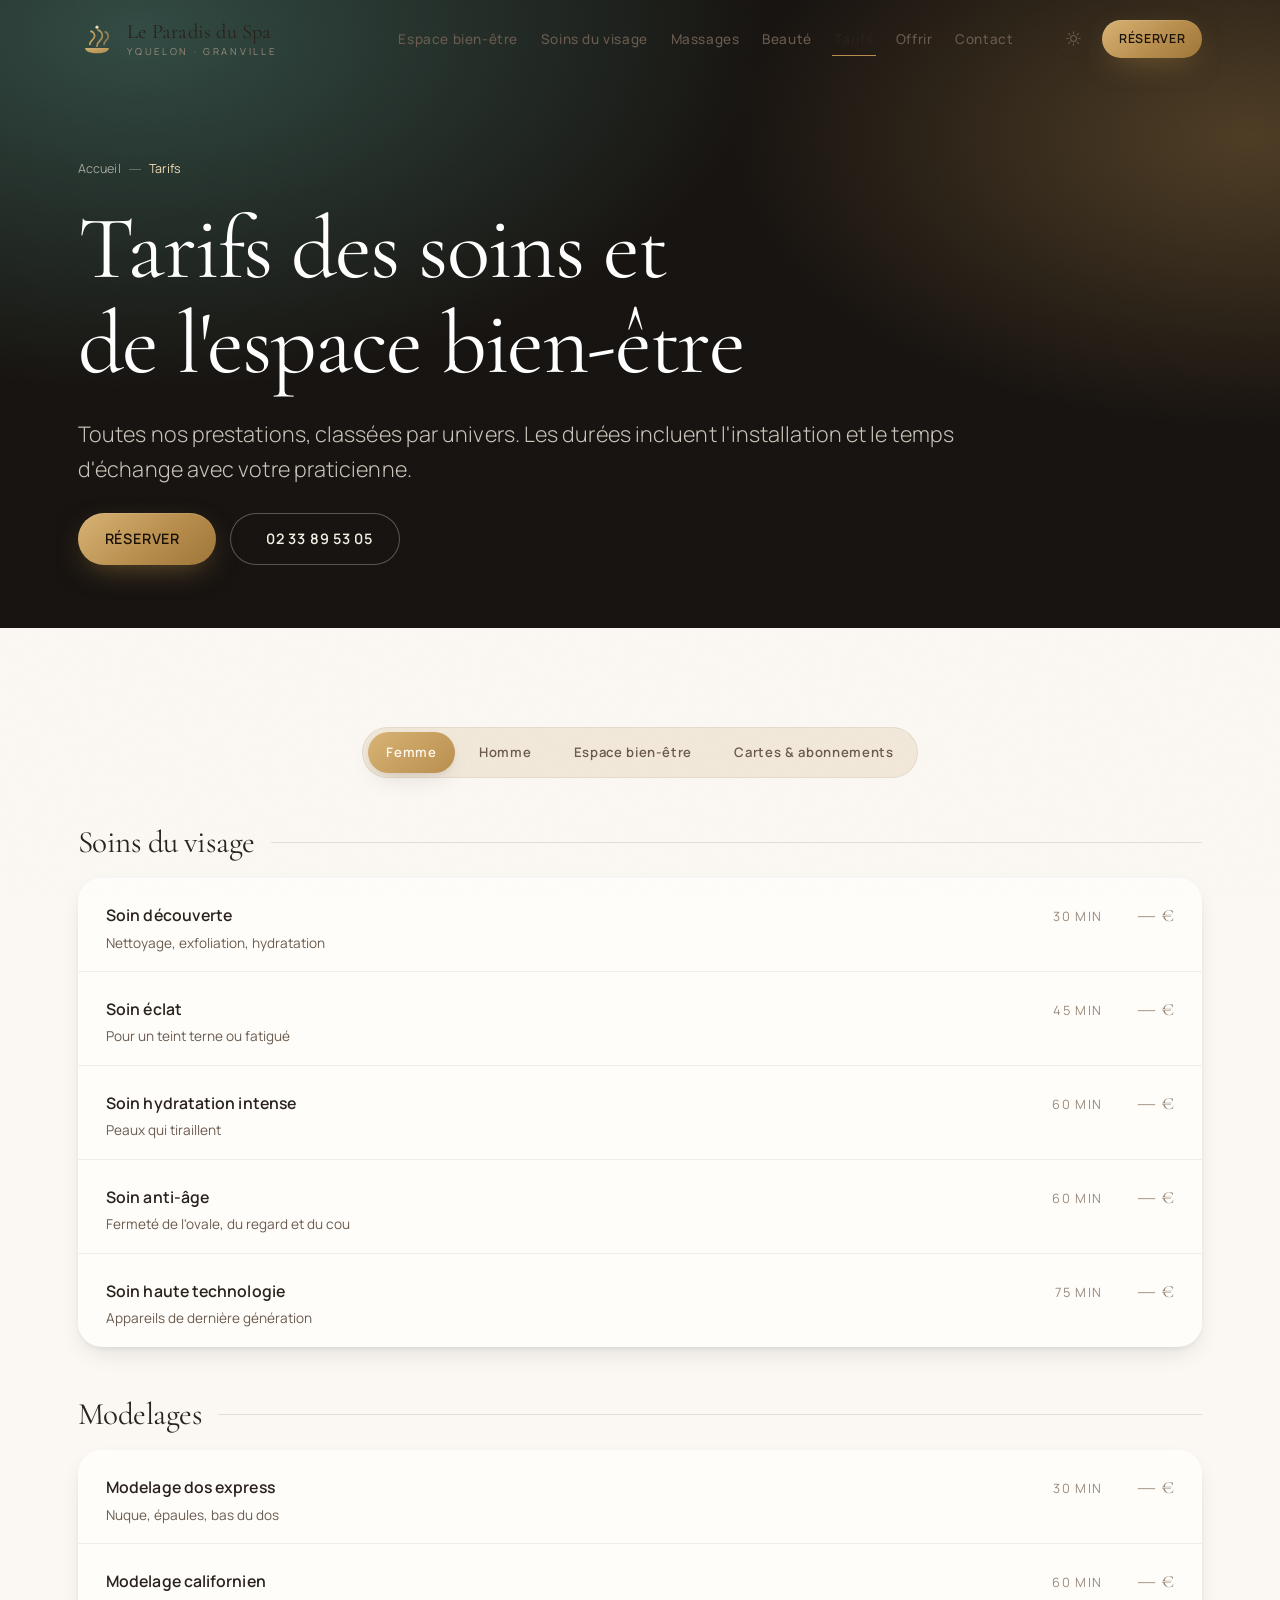
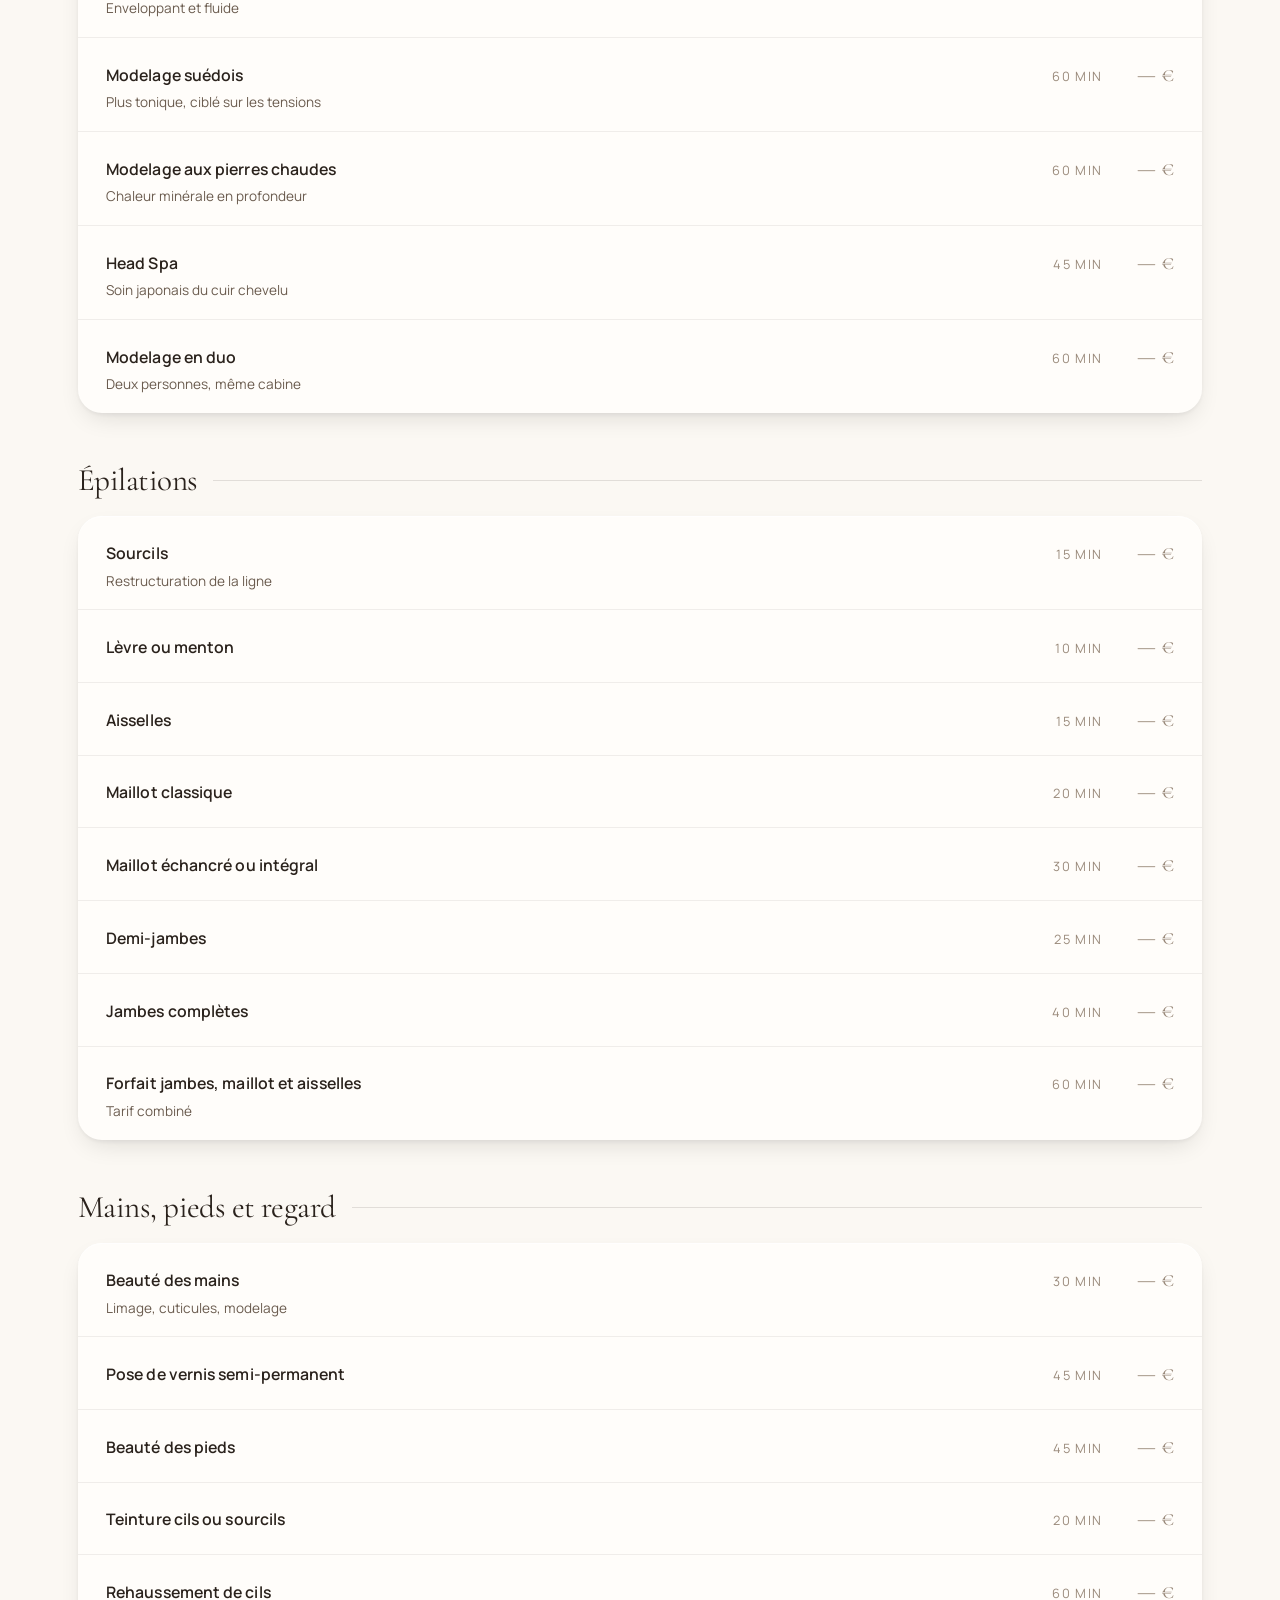
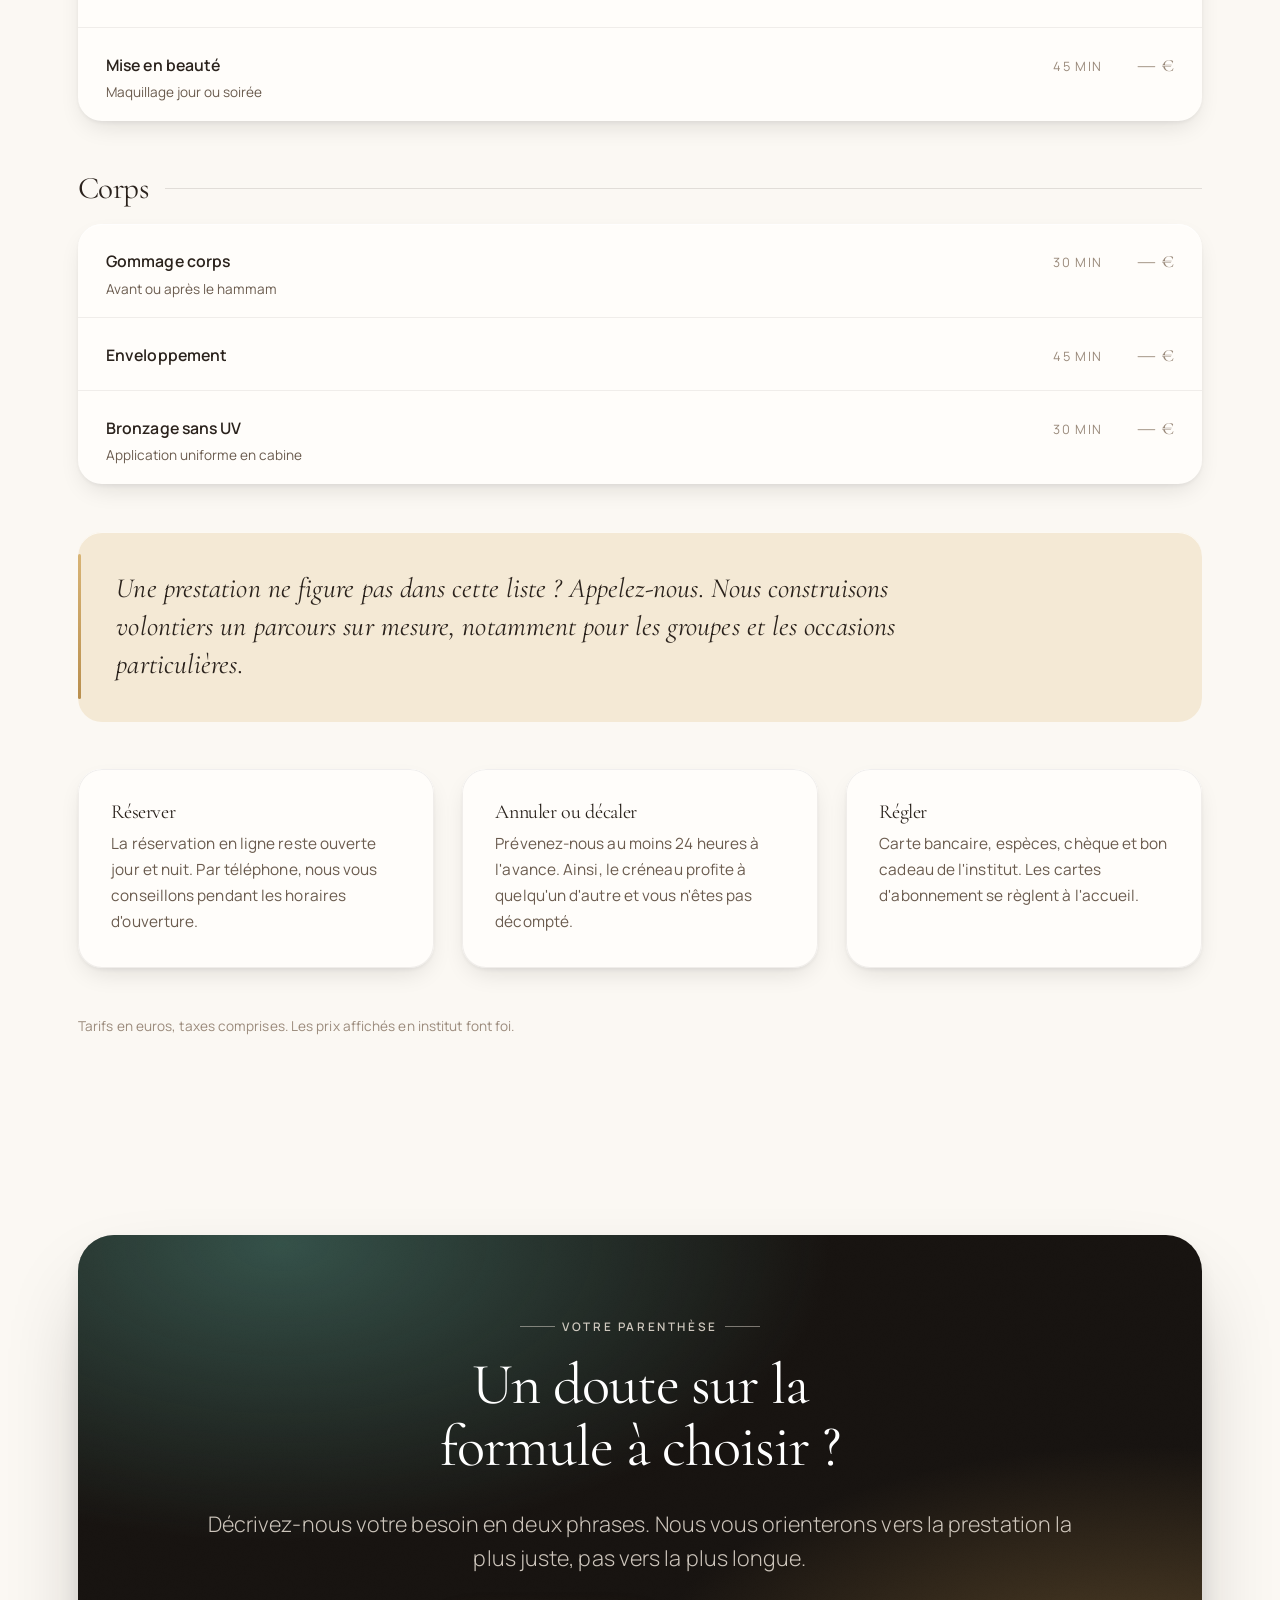
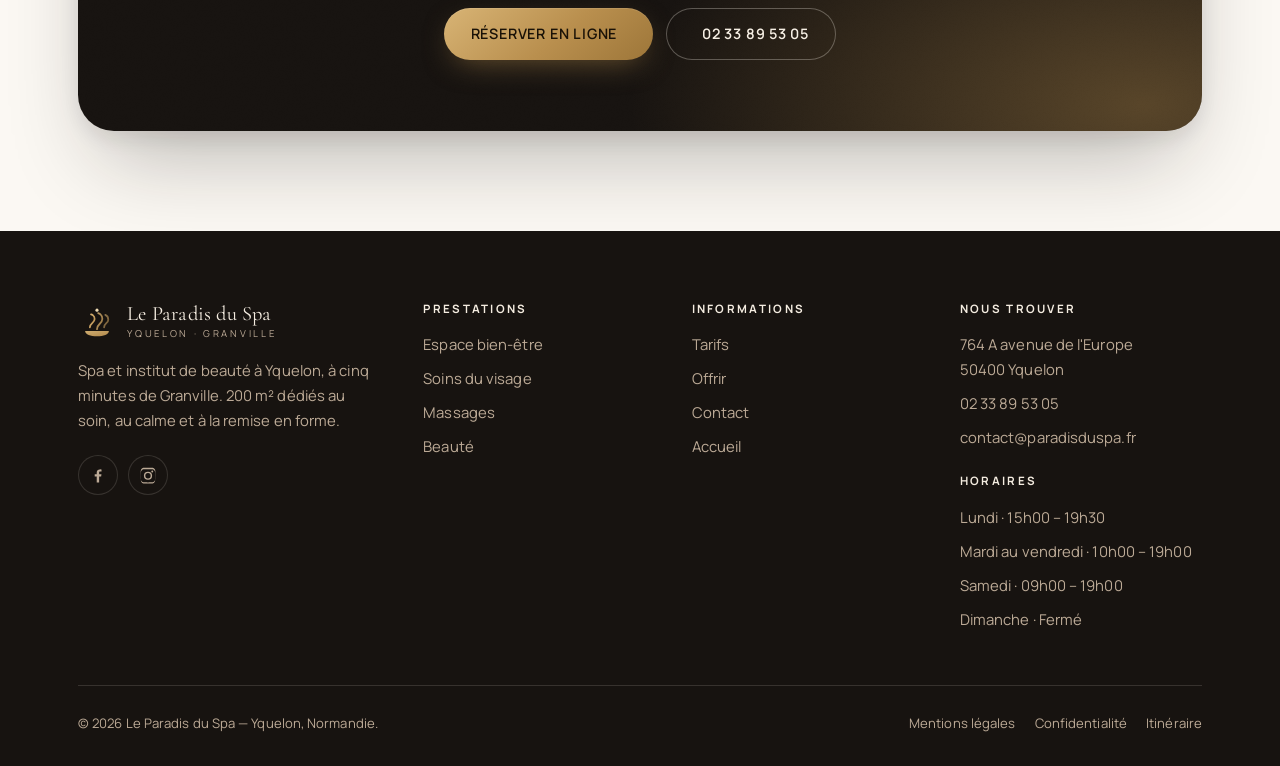
<file: tarifs.html>
<!doctype html>
<html lang="fr">
<head>
  <meta charset="utf-8">
  <meta name="viewport" content="width=device-width, initial-scale=1, viewport-fit=cover">
  <title>Tarifs des soins et de l'espace bien-être</title>
  <meta name="description" content="Tarifs du Paradis du Spa à Yquelon : soins du visage, modelages, épilations, accès hammam sauna jacuzzi, cartes et abonnements.">
  <link rel="canonical" href="https://www.paradisduspa.fr/tarifs.html">
  <meta name="robots" content="index, follow, max-image-preview:large">
  <meta name="theme-color" content="#171310">
  <meta name="format-detection" content="telephone=no">

  <meta property="og:type" content="website">
  <meta property="og:locale" content="fr_FR">
  <meta property="og:site_name" content="Le Paradis du Spa">
  <meta property="og:title" content="Tarifs des soins et de l'espace bien-être">
  <meta property="og:description" content="Tarifs du Paradis du Spa à Yquelon : soins du visage, modelages, épilations, accès hammam sauna jacuzzi, cartes et abonnements.">
  <meta property="og:url" content="https://www.paradisduspa.fr/tarifs.html">
  <meta property="og:image" content="https://www.paradisduspa.fr/assets/img/og.jpg">
  <meta property="og:image:width" content="1200">
  <meta property="og:image:height" content="630">
  <meta name="twitter:card" content="summary_large_image">

  <link rel="icon" href="assets/img/favicon.svg" type="image/svg+xml">
  <link rel="apple-touch-icon" href="assets/img/apple-touch-icon.png">
  <link rel="manifest" href="site.webmanifest">

  <!-- Polices auto-hébergées : aucune requête vers un service tiers. -->
  <link rel="preload" as="font" type="font/woff2" href="assets/fonts/manrope-variable.woff2" crossorigin>
  <link rel="preload" as="font" type="font/woff2" href="assets/fonts/cormorant-garamond-400.woff2" crossorigin>
  <link rel="stylesheet" href="assets/css/style.min.css">

  <!-- Thème appliqué avant peinture : évite le clignotement au chargement -->
  <script>(function(){var d=document.documentElement;
try{var t=localStorage.getItem('pds-theme');if(t)d.setAttribute('data-theme',t)}catch(e){}
d.className+=' js';
// Garde-fou : si main.js n'a pas démarré, on rend tout le contenu visible.
setTimeout(function(){if(!d.hasAttribute('data-js-ok'))d.className=d.className.replace(' js','')},2500);})();</script>
  <script type="application/ld+json">{"@context":"https://schema.org","@type":"BreadcrumbList","itemListElement":[{"@type":"ListItem","position":1,"name":"Accueil","item":"https://www.paradisduspa.fr/"}, {"@type":"ListItem","position":2,"name":"Tarifs","item":"https://www.paradisduspa.fr/tarifs.html"}]}</script>
</head>
<body>
<a class="skip" href="#main">Aller au contenu principal</a>
<div class="progress" aria-hidden="true"></div>
<header class="header">
  <div class="header__inner">
    <a class="brand" href="index.html" aria-label="Le Paradis du Spa — retour à l'accueil">
      <img class="brand__mark" src="assets/img/logo.svg" alt="" width="38" height="38">
      <span class="brand__txt">
        <span class="brand__name">Le Paradis du Spa</span>
        <span class="brand__sub">Yquelon · Granville</span>
      </span>
    </a>
    <nav class="nav" aria-label="Navigation principale"><a href="espace-bien-etre.html">Espace bien-être</a><a href="soins-visage.html">Soins du visage</a><a href="massages.html">Massages</a><a href="beaute.html">Beauté</a><a href="tarifs.html" aria-current="page">Tarifs</a><a href="offrir.html">Offrir</a><a href="contact.html">Contact</a></nav>
    <div class="header__actions">
      <button class="theme-btn" type="button" data-theme-toggle aria-label="Changer de thème">
        <svg class="sun" viewBox="0 0 24 24" aria-hidden="true"><circle cx="12" cy="12" r="4.2"/><path d="M12 2.5v2M12 19.5v2M2.5 12h2M19.5 12h2M5.2 5.2l1.4 1.4M17.4 17.4l1.4 1.4M18.8 5.2l-1.4 1.4M6.6 17.4l-1.4 1.4"/></svg>
        <svg class="moon" viewBox="0 0 24 24" aria-hidden="true"><path d="M20 14.5A8.5 8.5 0 0 1 9.5 4a8.5 8.5 0 1 0 10.5 10.5Z"/></svg>
      </button>
      <a class="btn btn--gold btn--sm" href="https://www.planity.com/le-paradis-du-spa-50400-yquelon-wvk" target="_blank" rel="noopener" data-magnet=".22">Réserver</a>
      <button class="burger" type="button" aria-expanded="false" aria-controls="menu-mobile" aria-label="Ouvrir le menu">
        <span></span><span></span><span></span>
      </button>
    </div>
  </div>
</header>

<nav class="menu" id="menu-mobile" aria-hidden="true" aria-label="Navigation mobile">
  <a href="index.html" style="--i:0"><span>00</span>Accueil</a>
  <a href="espace-bien-etre.html" style="--i:0"><span>01</span>Espace bien-être</a><a href="soins-visage.html" style="--i:1"><span>02</span>Soins du visage</a><a href="massages.html" style="--i:2"><span>03</span>Massages</a><a href="beaute.html" style="--i:3"><span>04</span>Beauté</a><a href="tarifs.html" style="--i:4"><span>05</span>Tarifs</a><a href="offrir.html" style="--i:5"><span>06</span>Offrir</a><a href="contact.html" style="--i:6"><span>07</span>Contact</a>
  <div class="menu__foot">
    <a class="btn btn--gold" href="https://www.planity.com/le-paradis-du-spa-50400-yquelon-wvk" target="_blank" rel="noopener">Réserver en ligne</a>
    <a class="btn btn--ghost" href="tel:+33233895305">02 33 89 53 05</a>
  </div>
</nav>
<main id="main">
<section class="pagehead">
  <div class="wrap">
    <ol class="crumb" aria-label="Fil d'Ariane"><li><a href="index.html">Accueil</a></li><li><span aria-current="page">Tarifs</span></li></ol>
    <h1>Tarifs des soins et de l'espace bien-être</h1>
    <p class="lead">Toutes nos prestations, classées par univers. Les durées incluent l'installation et le temps d'échange avec votre praticienne.</p>
    <div class="hero__cta" style="margin-top:1.7rem">
      <a class="btn btn--gold" href="https://www.planity.com/le-paradis-du-spa-50400-yquelon-wvk" target="_blank" rel="noopener" data-magnet=".2">Réserver <svg viewBox="0 0 24 24" aria-hidden="true"><rect x="3.5" y="5" width="17" height="15.5" rx="2.5"/><path d="M8 3v4M16 3v4M3.5 10h17"/></svg></a>
      <a class="btn btn--ghost" href="tel:+33233895305"><svg viewBox="0 0 24 24" aria-hidden="true"><path d="M4 5c0-.6.4-1 1-1h2.4c.5 0 .9.3 1 .8l.8 3c.1.4 0 .8-.3 1L7.5 10a12 12 0 0 0 6.5 6.5l1.2-1.4c.3-.3.7-.4 1-.3l3 .8c.5.1.8.5.8 1V19c0 .6-.4 1-1 1A15 15 0 0 1 4 5Z"/></svg> 02 33 89 53 05</a>
    </div>
  </div>
</section>

<section class="section">
  <div class="wrap">
    <div class="tabs" role="tablist" aria-label="Catégories de tarifs" data-tabs>
      <span class="tabs__pill" aria-hidden="true"></span><button type="button" role="tab" id="t-femme" aria-controls="p-femme" aria-selected="true" tabindex="0">Femme</button><button type="button" role="tab" id="t-homme" aria-controls="p-homme" aria-selected="false" tabindex="-1">Homme</button><button type="button" role="tab" id="t-spa" aria-controls="p-spa" aria-selected="false" tabindex="-1">Espace bien-être</button><button type="button" role="tab" id="t-club" aria-controls="p-club" aria-selected="false" tabindex="-1">Cartes & abonnements</button>
    </div>
    <div class="tabpanel pricelist mt-3" role="tabpanel" id="p-femme" aria-labelledby="t-femme"><h2 class="sr-only">Tarifs — Femme</h2><div class="pricegroup" data-rise><h3>Soins du visage</h3><div class="prices"><div class="price-row"><span class="price-row__name">Soin découverte<small>Nettoyage, exfoliation, hydratation</small></span><span class="price-row__dur">30 min</span><span class="price-row__val" data-fill>—&nbsp;€</span></div><div class="price-row"><span class="price-row__name">Soin éclat<small>Pour un teint terne ou fatigué</small></span><span class="price-row__dur">45 min</span><span class="price-row__val" data-fill>—&nbsp;€</span></div><div class="price-row"><span class="price-row__name">Soin hydratation intense<small>Peaux qui tiraillent</small></span><span class="price-row__dur">60 min</span><span class="price-row__val" data-fill>—&nbsp;€</span></div><div class="price-row"><span class="price-row__name">Soin anti-âge<small>Fermeté de l'ovale, du regard et du cou</small></span><span class="price-row__dur">60 min</span><span class="price-row__val" data-fill>—&nbsp;€</span></div><div class="price-row"><span class="price-row__name">Soin haute technologie<small>Appareils de dernière génération</small></span><span class="price-row__dur">75 min</span><span class="price-row__val" data-fill>—&nbsp;€</span></div></div></div><div class="pricegroup" data-rise><h3>Modelages</h3><div class="prices"><div class="price-row"><span class="price-row__name">Modelage dos express<small>Nuque, épaules, bas du dos</small></span><span class="price-row__dur">30 min</span><span class="price-row__val" data-fill>—&nbsp;€</span></div><div class="price-row"><span class="price-row__name">Modelage californien<small>Enveloppant et fluide</small></span><span class="price-row__dur">60 min</span><span class="price-row__val" data-fill>—&nbsp;€</span></div><div class="price-row"><span class="price-row__name">Modelage suédois<small>Plus tonique, ciblé sur les tensions</small></span><span class="price-row__dur">60 min</span><span class="price-row__val" data-fill>—&nbsp;€</span></div><div class="price-row"><span class="price-row__name">Modelage aux pierres chaudes<small>Chaleur minérale en profondeur</small></span><span class="price-row__dur">60 min</span><span class="price-row__val" data-fill>—&nbsp;€</span></div><div class="price-row"><span class="price-row__name">Head Spa<small>Soin japonais du cuir chevelu</small></span><span class="price-row__dur">45 min</span><span class="price-row__val" data-fill>—&nbsp;€</span></div><div class="price-row"><span class="price-row__name">Modelage en duo<small>Deux personnes, même cabine</small></span><span class="price-row__dur">60 min</span><span class="price-row__val" data-fill>—&nbsp;€</span></div></div></div><div class="pricegroup" data-rise><h3>Épilations</h3><div class="prices"><div class="price-row"><span class="price-row__name">Sourcils<small>Restructuration de la ligne</small></span><span class="price-row__dur">15 min</span><span class="price-row__val" data-fill>—&nbsp;€</span></div><div class="price-row"><span class="price-row__name">Lèvre ou menton</span><span class="price-row__dur">10 min</span><span class="price-row__val" data-fill>—&nbsp;€</span></div><div class="price-row"><span class="price-row__name">Aisselles</span><span class="price-row__dur">15 min</span><span class="price-row__val" data-fill>—&nbsp;€</span></div><div class="price-row"><span class="price-row__name">Maillot classique</span><span class="price-row__dur">20 min</span><span class="price-row__val" data-fill>—&nbsp;€</span></div><div class="price-row"><span class="price-row__name">Maillot échancré ou intégral</span><span class="price-row__dur">30 min</span><span class="price-row__val" data-fill>—&nbsp;€</span></div><div class="price-row"><span class="price-row__name">Demi-jambes</span><span class="price-row__dur">25 min</span><span class="price-row__val" data-fill>—&nbsp;€</span></div><div class="price-row"><span class="price-row__name">Jambes complètes</span><span class="price-row__dur">40 min</span><span class="price-row__val" data-fill>—&nbsp;€</span></div><div class="price-row"><span class="price-row__name">Forfait jambes, maillot et aisselles<small>Tarif combiné</small></span><span class="price-row__dur">60 min</span><span class="price-row__val" data-fill>—&nbsp;€</span></div></div></div><div class="pricegroup" data-rise><h3>Mains, pieds et regard</h3><div class="prices"><div class="price-row"><span class="price-row__name">Beauté des mains<small>Limage, cuticules, modelage</small></span><span class="price-row__dur">30 min</span><span class="price-row__val" data-fill>—&nbsp;€</span></div><div class="price-row"><span class="price-row__name">Pose de vernis semi-permanent</span><span class="price-row__dur">45 min</span><span class="price-row__val" data-fill>—&nbsp;€</span></div><div class="price-row"><span class="price-row__name">Beauté des pieds</span><span class="price-row__dur">45 min</span><span class="price-row__val" data-fill>—&nbsp;€</span></div><div class="price-row"><span class="price-row__name">Teinture cils ou sourcils</span><span class="price-row__dur">20 min</span><span class="price-row__val" data-fill>—&nbsp;€</span></div><div class="price-row"><span class="price-row__name">Rehaussement de cils</span><span class="price-row__dur">60 min</span><span class="price-row__val" data-fill>—&nbsp;€</span></div><div class="price-row"><span class="price-row__name">Mise en beauté<small>Maquillage jour ou soirée</small></span><span class="price-row__dur">45 min</span><span class="price-row__val" data-fill>—&nbsp;€</span></div></div></div><div class="pricegroup" data-rise><h3>Corps</h3><div class="prices"><div class="price-row"><span class="price-row__name">Gommage corps<small>Avant ou après le hammam</small></span><span class="price-row__dur">30 min</span><span class="price-row__val" data-fill>—&nbsp;€</span></div><div class="price-row"><span class="price-row__name">Enveloppement</span><span class="price-row__dur">45 min</span><span class="price-row__val" data-fill>—&nbsp;€</span></div><div class="price-row"><span class="price-row__name">Bronzage sans UV<small>Application uniforme en cabine</small></span><span class="price-row__dur">30 min</span><span class="price-row__val" data-fill>—&nbsp;€</span></div></div></div></div><div class="tabpanel pricelist mt-3" role="tabpanel" id="p-homme" aria-labelledby="t-homme" hidden><h2 class="sr-only">Tarifs — Homme</h2><div class="pricegroup" data-rise><h3>Visage et corps</h3><div class="prices"><div class="price-row"><span class="price-row__name">Soin du visage homme<small>Nettoyage en profondeur, hydratation</small></span><span class="price-row__dur">45 min</span><span class="price-row__val" data-fill>—&nbsp;€</span></div><div class="price-row"><span class="price-row__name">Modelage dos express<small>Nuque, épaules, bas du dos</small></span><span class="price-row__dur">30 min</span><span class="price-row__val" data-fill>—&nbsp;€</span></div><div class="price-row"><span class="price-row__name">Modelage corps entier<small>Pression ajustée à la demande</small></span><span class="price-row__dur">60 min</span><span class="price-row__val" data-fill>—&nbsp;€</span></div><div class="price-row"><span class="price-row__name">Head Spa<small>Soin du cuir chevelu</small></span><span class="price-row__dur">45 min</span><span class="price-row__val" data-fill>—&nbsp;€</span></div></div></div><div class="pricegroup" data-rise><h3>Épilations</h3><div class="prices"><div class="price-row"><span class="price-row__name">Sourcils</span><span class="price-row__dur">15 min</span><span class="price-row__val" data-fill>—&nbsp;€</span></div><div class="price-row"><span class="price-row__name">Nuque ou oreilles</span><span class="price-row__dur">10 min</span><span class="price-row__val" data-fill>—&nbsp;€</span></div><div class="price-row"><span class="price-row__name">Torse</span><span class="price-row__dur">30 min</span><span class="price-row__val" data-fill>—&nbsp;€</span></div><div class="price-row"><span class="price-row__name">Dos</span><span class="price-row__dur">30 min</span><span class="price-row__val" data-fill>—&nbsp;€</span></div><div class="price-row"><span class="price-row__name">Jambes complètes</span><span class="price-row__dur">45 min</span><span class="price-row__val" data-fill>—&nbsp;€</span></div></div></div><div class="pricegroup" data-rise><h3>Mains et pieds</h3><div class="prices"><div class="price-row"><span class="price-row__name">Beauté des mains</span><span class="price-row__dur">30 min</span><span class="price-row__val" data-fill>—&nbsp;€</span></div><div class="price-row"><span class="price-row__name">Beauté des pieds</span><span class="price-row__dur">45 min</span><span class="price-row__val" data-fill>—&nbsp;€</span></div></div></div></div><div class="tabpanel pricelist mt-3" role="tabpanel" id="p-spa" aria-labelledby="t-spa" hidden><h2 class="sr-only">Tarifs — Espace bien-être</h2><div class="pricegroup" data-rise><h3>Accès à l'espace bien-être</h3><div class="prices"><div class="price-row"><span class="price-row__name">Accès 1 heure<small>Hammam, sauna, jacuzzi, espace détente</small></span><span class="price-row__dur">1 h</span><span class="price-row__val" data-fill>—&nbsp;€</span></div><div class="price-row"><span class="price-row__name">Accès 2 heures<small>Le parcours complet, sans se presser</small></span><span class="price-row__dur">2 h</span><span class="price-row__val" data-fill>—&nbsp;€</span></div><div class="price-row"><span class="price-row__name">Accès en duo<small>Tarif pour deux personnes</small></span><span class="price-row__dur">2 h</span><span class="price-row__val" data-fill>—&nbsp;€</span></div><div class="price-row"><span class="price-row__name">Accès privatif<small>L'espace réservé à votre groupe</small></span><span class="price-row__dur">2 h</span><span class="price-row__val" data-fill>—&nbsp;€</span></div></div></div><div class="pricegroup" data-rise><h3>Parcours combinés</h3><div class="prices"><div class="price-row"><span class="price-row__name">Spa et gommage<small>Accès 1 h suivi d'un gommage corps</small></span><span class="price-row__dur">1 h 30</span><span class="price-row__val" data-fill>—&nbsp;€</span></div><div class="price-row"><span class="price-row__name">Spa et modelage<small>Accès 1 h suivi d'un modelage 60 min</small></span><span class="price-row__dur">2 h</span><span class="price-row__val" data-fill>—&nbsp;€</span></div><div class="price-row"><span class="price-row__name">Parcours duo signature<small>Spa privatif et modelage en duo</small></span><span class="price-row__dur">2 h 30</span><span class="price-row__val" data-fill>—&nbsp;€</span></div></div></div><div class="pricegroup" data-rise><h3>Remise en forme</h3><div class="prices"><div class="price-row"><span class="price-row__name">Table de renforcement<small>Séance guidée, sans impact</small></span><span class="price-row__dur">30 min</span><span class="price-row__val" data-fill>—&nbsp;€</span></div><div class="price-row"><span class="price-row__name">Carte 10 séances<small>Table de renforcement</small></span><span class="price-row__dur">10 × 30 min</span><span class="price-row__val" data-fill>—&nbsp;€</span></div></div></div></div><div class="tabpanel pricelist mt-3" role="tabpanel" id="p-club" aria-labelledby="t-club" hidden><h2 class="sr-only">Tarifs — Cartes & abonnements</h2><div class="grid g-3">
  <div class="plan" data-rise>
    <h3>Carte 5 entrées</h3>
    <div class="plan__val" data-fill>—&nbsp;€ <sub>la carte</sub></div>
    <ul class="ticks">
      <li>5 accès d'une heure à l'espace bien-être</li>
      <li>Valable un an à compter de l'achat</li>
      <li>Utilisable en une ou plusieurs fois</li>
    </ul>
    <p class="plan__note">Idéal pour tester un rythme régulier.</p>
    <a class="btn btn--ghost btn--sm" href="contact.html">Nous demander</a>
  </div>
  <div class="plan plan--star" data-rise>
    <span class="plan__flag">Le plus choisi</span>
    <h3>Carte 10 entrées</h3>
    <div class="plan__val" data-fill>—&nbsp;€ <sub>la carte</sub></div>
    <ul class="ticks">
      <li>10 accès d'une heure à l'espace bien-être</li>
      <li>Valable un an, transmissible à un proche</li>
      <li>Tarif préférentiel sur les modelages</li>
    </ul>
    <p class="plan__note">Le meilleur rapport pour une venue mensuelle.</p>
    <a class="btn btn--gold btn--sm" href="contact.html">Nous demander</a>
  </div>
  <div class="plan" data-rise>
    <h3>Abonnement mensuel</h3>
    <div class="plan__val" data-fill>—&nbsp;€ <sub>par mois</sub></div>
    <ul class="ticks">
      <li>Accès à l'espace bien-être selon la formule</li>
      <li>Sans engagement de longue durée</li>
      <li>Remise sur les soins et les produits</li>
    </ul>
    <p class="plan__note">Conditions détaillées à l'institut.</p>
    <a class="btn btn--ghost btn--sm" href="contact.html">Nous demander</a>
  </div>
</div></div>

    <div class="pull mt-3" data-rise>
      <p>Une prestation ne figure pas dans cette liste&nbsp;? Appelez-nous. Nous construisons volontiers un parcours sur mesure, notamment pour les groupes et les occasions particulières.</p>
    </div>

    <div class="grid g-3 mt-3">
      <div class="card" data-rise>
        <h3 style="font-size:1.25rem">Réserver</h3>
        <p>La réservation en ligne reste ouverte jour et nuit. Par téléphone, nous vous conseillons pendant les horaires d'ouverture.</p>
      </div>
      <div class="card" data-rise>
        <h3 style="font-size:1.25rem">Annuler ou décaler</h3>
        <p>Prévenez-nous au moins 24 heures à l'avance. Ainsi, le créneau profite à quelqu'un d'autre et vous n'êtes pas décompté.</p>
      </div>
      <div class="card" data-rise>
        <h3 style="font-size:1.25rem">Régler</h3>
        <p>Carte bancaire, espèces, chèque et bon cadeau de l'institut. Les cartes d'abonnement se règlent à l'accueil.</p>
      </div>
    </div>
    <p class="fine mt-3">Tarifs en euros, taxes comprises. Les prix affichés en institut font foi.</p>
  </div>
</section>
<section class="section">
  <div class="wrap">
    <div class="cta" data-rise="zoom">
      <p class="eyebrow is-centered">Votre parenthèse</p>
      <h2>Un doute sur la formule à choisir&nbsp;?</h2>
      <p class="lead">Décrivez-nous votre besoin en deux phrases. Nous vous orienterons vers la prestation la plus juste, pas vers la plus longue.</p>
      <div class="cta__btns">
        <a class="btn btn--gold" href="https://www.planity.com/le-paradis-du-spa-50400-yquelon-wvk" target="_blank" rel="noopener" data-magnet=".2">Réserver en ligne <svg viewBox="0 0 24 24" aria-hidden="true"><rect x="3.5" y="5" width="17" height="15.5" rx="2.5"/><path d="M8 3v4M16 3v4M3.5 10h17"/></svg></a>
        <a class="btn btn--ghost" href="tel:+33233895305"><svg viewBox="0 0 24 24" aria-hidden="true"><path d="M4 5c0-.6.4-1 1-1h2.4c.5 0 .9.3 1 .8l.8 3c.1.4 0 .8-.3 1L7.5 10a12 12 0 0 0 6.5 6.5l1.2-1.4c.3-.3.7-.4 1-.3l3 .8c.5.1.8.5.8 1V19c0 .6-.4 1-1 1A15 15 0 0 1 4 5Z"/></svg> 02 33 89 53 05</a>
      </div>
    </div>
  </div>
</section>

</main><footer class="footer">
  <div class="wrap">
    <div class="footer__top">
      <div>
        <div class="brand">
          <img class="brand__mark" src="assets/img/logo.svg" alt="" width="38" height="38" loading="lazy">
          <span class="brand__txt">
            <span class="brand__name">Le Paradis du Spa</span>
            <span class="brand__sub">Yquelon · Granville</span>
          </span>
        </div>
        <p class="footer__desc">Spa et institut de beauté à Yquelon, à cinq minutes de Granville. 200 m² dédiés au soin, au calme et à la remise en forme.</p>
        <div class="social">
          <a href="https://www.facebook.com/" target="_blank" rel="noopener" aria-label="Facebook"><svg viewBox="0 0 24 24" aria-hidden="true"><path d="M13.5 22v-8h2.7l.4-3.1h-3.1V8.9c0-.9.25-1.5 1.55-1.5H16.7V4.6A21 21 0 0 0 14.3 4.5c-2.4 0-4 1.45-4 4.1v2.3H7.6V14h2.7v8Z"/></svg></a>
          <a href="https://www.instagram.com/" target="_blank" rel="noopener" aria-label="Instagram"><svg viewBox="0 0 24 24" aria-hidden="true"><path d="M12 2.2c3.2 0 3.6 0 4.85.07 1.17.05 1.8.25 2.23.42.56.22.96.48 1.38.9.42.42.68.82.9 1.38.17.42.37 1.06.42 2.23.06 1.26.07 1.63.07 4.8s0 3.6-.07 4.85c-.05 1.17-.25 1.8-.42 2.23-.22.56-.48.96-.9 1.38-.42.42-.82.68-1.38.9-.42.17-1.06.37-2.23.42-1.26.06-1.63.07-4.85.07s-3.6 0-4.85-.07c-1.17-.05-1.8-.25-2.23-.42-.56-.22-.96-.48-1.38-.9-.42-.42-.68-.82-.9-1.38-.17-.42-.37-1.06-.42-2.23C2.2 15.6 2.2 15.2 2.2 12s0-3.6.07-4.85c.05-1.17.25-1.8.42-2.23.22-.56.48-.96.9-1.38.42-.42.82-.68 1.38-.9.42-.17 1.06-.37 2.23-.42C8.4 2.2 8.8 2.2 12 2.2Zm0 1.98c-3.14 0-3.5.01-4.74.07-1.14.05-1.76.24-2.17.4-.55.21-.94.47-1.35.88-.41.41-.67.8-.88 1.35-.16.41-.35 1.03-.4 2.17-.06 1.24-.07 1.6-.07 4.74s.01 3.5.07 4.74c.05 1.14.24 1.76.4 2.17.21.55.47.94.88 1.35.41.41.8.67 1.35.88.41.16 1.03.35 2.17.4 1.24.06 1.6.07 4.74.07s3.5-.01 4.74-.07c1.14-.05 1.76-.24 2.17-.4.55-.21.94-.47 1.35-.88.41-.41.67-.8.88-1.35.16-.41.35-1.03.4-2.17.06-1.24.07-1.6.07-4.74s-.01-3.5-.07-4.74c-.05-1.14-.24-1.76-.4-2.17a3.6 3.6 0 0 0-.88-1.35 3.6 3.6 0 0 0-1.35-.88c-.41-.16-1.03-.35-2.17-.4-1.24-.06-1.6-.07-4.74-.07Zm0 3.37a5.45 5.45 0 1 1 0 10.9 5.45 5.45 0 0 1 0-10.9Zm0 8.99a3.54 3.54 0 1 0 0-7.08 3.54 3.54 0 0 0 0 7.08Zm6.94-9.2a1.27 1.27 0 1 1-2.55 0 1.27 1.27 0 0 1 2.55 0Z"/></svg></a>
        </div>
      </div>
      <div>
        <h2 class="footer__h">Prestations</h2>
        <ul><li><a href="espace-bien-etre.html">Espace bien-être</a></li><li><a href="soins-visage.html">Soins du visage</a></li><li><a href="massages.html">Massages</a></li><li><a href="beaute.html">Beauté</a></li></ul>
      </div>
      <div>
        <h2 class="footer__h">Informations</h2>
        <ul><li><a href="tarifs.html">Tarifs</a></li><li><a href="offrir.html">Offrir</a></li><li><a href="contact.html">Contact</a></li><li><a href="index.html">Accueil</a></li></ul>
      </div>
      <div>
        <h2 class="footer__h">Nous trouver</h2>
        <ul>
          <li>764 A avenue de l'Europe<br>50400 Yquelon</li>
          <li><a href="tel:+33233895305">02 33 89 53 05</a></li>
          <li><a href="mailto:contact@paradisduspa.fr">contact@paradisduspa.fr</a></li>
        </ul>
        <h2 class="footer__h" style="margin-top:1.6rem">Horaires</h2>
        <ul><li>Lundi · 15h00 – 19h30</li><li>Mardi au vendredi · 10h00 – 19h00</li><li>Samedi · 09h00 – 19h00</li><li>Dimanche · Fermé</li></ul>
      </div>
    </div>
    <div class="footer__bottom">
      <p class="mb-0">© <span data-year>2026</span> Le Paradis du Spa — Yquelon, Normandie.</p>
      <div class="footer__legal">
        <a href="mentions-legales.html">Mentions légales</a>
        <a href="mentions-legales.html#confidentialite">Confidentialité</a>
        <a href="https://www.google.com/maps/dir/?api=1&destination=764+avenue+de+l%27Europe+50400+Yquelon" target="_blank" rel="noopener">Itinéraire</a>
      </div>
    </div>
  </div>
</footer>

<div class="actionbar">
  <a class="btn btn--ghost" href="tel:+33233895305"><svg viewBox="0 0 24 24" aria-hidden="true"><path d="M4 5c0-.6.4-1 1-1h2.4c.5 0 .9.3 1 .8l.8 3c.1.4 0 .8-.3 1L7.5 10a12 12 0 0 0 6.5 6.5l1.2-1.4c.3-.3.7-.4 1-.3l3 .8c.5.1.8.5.8 1V19c0 .6-.4 1-1 1A15 15 0 0 1 4 5Z"/></svg> Appeler</a>
  <a class="btn btn--gold" href="https://www.planity.com/le-paradis-du-spa-50400-yquelon-wvk" target="_blank" rel="noopener">Réserver</a>
</div>

<button class="totop" type="button" aria-label="Revenir en haut de la page"><svg viewBox="0 0 24 24" aria-hidden="true"><path d="M12 19V6M6 12l6-6 6 6"/></svg></button>

<script src="assets/js/main.min.js" defer></script>
</body>
</html>
</file>
<file: assets/css/style.min.css>
@font-face{font-family:Cormorant Garamond;font-style:normal;font-weight:400;font-display:swap;src:url(../fonts/cormorant-garamond-400.woff2) format("woff2");unicode-range:U+0000-00FF,U+0131,U+0152-0153,U+02BB-02BC,U+02C6,U+02DA,U+02DC,U+0304,U+0308,U+0329,U+2000-206F,U+20AC,U+2122,U+2191,U+2193,U+2212,U+2215,U+FEFF,U+FFFD}@font-face{font-family:Cormorant Garamond;font-style:italic;font-weight:400;font-display:swap;src:url(../fonts/cormorant-garamond-400-italic.woff2) format("woff2");unicode-range:U+0000-00FF,U+0131,U+0152-0153,U+02BB-02BC,U+02C6,U+02DA,U+02DC,U+0304,U+0308,U+0329,U+2000-206F,U+20AC,U+2122,U+2191,U+2193,U+2212,U+2215,U+FEFF,U+FFFD}@font-face{font-family:Manrope;font-style:normal;font-weight:200 800;font-display:swap;src:url(../fonts/manrope-variable.woff2) format("woff2-variations");unicode-range:U+0000-00FF,U+0131,U+0152-0153,U+02BB-02BC,U+02C6,U+02DA,U+02DC,U+0304,U+0308,U+0329,U+2000-206F,U+20AC,U+2122,U+2191,U+2193,U+2212,U+2215,U+FEFF,U+FFFD}:root{color-scheme:light;--c-espresso:#171310;--c-espresso-2:#241c17;--c-sea:#1f3d38;--c-sea-2:#2f5b52;--c-sea-3:#4c8377;--c-sand:#e8dac6;--c-sand-2:#f2e8da;--c-cream:#fbf8f3;--c-gold:#b98f4e;--c-gold-2:#d8b475;--c-gold-3:#f0dcb4;--bg:var(--c-cream);--bg-alt:var(--c-sand-2);--bg-deep:var(--c-espresso);--surface:#fffdfa;--text:#2a221c;--text-soft:#6a5b4e;--text-faint:#9a8a7b;--accent:var(--c-gold);--accent-soft:#f4e9d5;--on-deep:#f4ece0;--on-deep-soft:#bcaa96;--line:rgba(42,34,28,.12);--line-soft:rgba(42,34,28,.07);--line-deep:rgba(244,236,224,.14);--sh-1:0 1px 2px rgba(23,19,16,.05), 0 2px 6px rgba(23,19,16,.04);--sh-2:0 2px 4px rgba(23,19,16,.05), 0 10px 26px -8px rgba(23,19,16,.14);--sh-3:0 4px 10px rgba(23,19,16,.06), 0 24px 60px -16px rgba(23,19,16,.22);--sh-4:0 8px 20px rgba(23,19,16,.08), 0 44px 90px -24px rgba(23,19,16,.3);--sh-gold:0 10px 30px -10px rgba(185,143,78,.55);--hi-top:inset 0 1px 0 rgba(255,255,255,.75);--hi-top-deep:inset 0 1px 0 rgba(255,255,255,.1);--r-xs:6px;--r-sm:10px;--r-md:16px;--r-lg:24px;--r-xl:36px;--r-full:999px;--gap:clamp(1rem, 2.2vw, 1.75rem);--pad-x:clamp(1.15rem, 5vw, 3rem);--sec-y:clamp(4.5rem, 11vh, 9rem);--maxw:1220px;--maxw-text:68ch;--e-out:cubic-bezier(.16,1,.3,1);--e-soft:cubic-bezier(.33,1,.68,1);--e-inout:cubic-bezier(.65,0,.35,1);--t-fast:.22s;--t:.45s;--t-slow:.9s;--noise:url("data:image/svg+xml,%3Csvg xmlns='http://www.w3.org/2000/svg' width='180' height='180'%3E%3Cfilter id='n'%3E%3CfeTurbulence type='fractalNoise' baseFrequency='.85' numOctaves='3' stitchTiles='stitch'/%3E%3CfeColorMatrix type='saturate' values='0'/%3E%3C/filter%3E%3Crect width='100%25' height='100%25' filter='url(%23n)' opacity='.5'/%3E%3C/svg%3E");--header-h:78px}:root[data-theme=dark]{color-scheme:dark;--bg:#12100e;--bg-alt:#1a1613;--bg-deep:#0d0b0a;--surface:#1c1815;--text:#f0e7db;--text-soft:#b6a695;--text-faint:#8b7c6d;--accent:var(--c-gold-2);--accent-soft:rgba(216,180,117,.12);--on-deep:#f0e7db;--on-deep-soft:#b6a695;--line:rgba(240,231,219,.14);--line-soft:rgba(240,231,219,.08);--line-deep:rgba(240,231,219,.12);--sh-1:0 1px 2px rgba(0,0,0,.4);--sh-2:0 2px 6px rgba(0,0,0,.4), 0 12px 30px -10px rgba(0,0,0,.6);--sh-3:0 6px 14px rgba(0,0,0,.45), 0 28px 64px -18px rgba(0,0,0,.7);--sh-4:0 10px 24px rgba(0,0,0,.5), 0 48px 100px -26px rgba(0,0,0,.8);--hi-top:inset 0 1px 0 rgba(255,255,255,.07);--hi-top-deep:inset 0 1px 0 rgba(255,255,255,.07)}@media(prefers-color-scheme:dark){:root:not([data-theme=light]){color-scheme:dark;--bg:#12100e;--bg-alt:#1a1613;--bg-deep:#0d0b0a;--surface:#1c1815;--text:#f0e7db;--text-soft:#b6a695;--text-faint:#8b7c6d;--accent:var(--c-gold-2);--accent-soft:rgba(216,180,117,.12);--on-deep:#f0e7db;--on-deep-soft:#b6a695;--line:rgba(240,231,219,.14);--line-soft:rgba(240,231,219,.08);--line-deep:rgba(240,231,219,.12);--sh-1:0 1px 2px rgba(0,0,0,.4);--sh-2:0 2px 6px rgba(0,0,0,.4), 0 12px 30px -10px rgba(0,0,0,.6);--sh-3:0 6px 14px rgba(0,0,0,.45), 0 28px 64px -18px rgba(0,0,0,.7);--sh-4:0 10px 24px rgba(0,0,0,.5), 0 48px 100px -26px rgba(0,0,0,.8);--hi-top:inset 0 1px 0 rgba(255,255,255,.07);--hi-top-deep:inset 0 1px 0 rgba(255,255,255,.07)}}*,*:before,*:after{box-sizing:border-box}html{-webkit-text-size-adjust:100%;scroll-behavior:smooth;scroll-padding-top:calc(var(--header-h) + 1rem)}body{margin:0;background:var(--bg);color:var(--text);font-family:Manrope,Segoe UI,system-ui,-apple-system,Helvetica Neue,Arial,sans-serif;font-size:clamp(1rem,.96rem + .18vw,1.075rem);line-height:1.68;font-weight:400;letter-spacing:.005em;overflow-x:hidden;text-rendering:optimizeLegibility;-webkit-font-smoothing:antialiased}body:after{content:"";position:fixed;inset:0;z-index:9998;pointer-events:none;background-image:var(--noise);opacity:.035;mix-blend-mode:multiply}:root[data-theme=dark] body:after{mix-blend-mode:screen;opacity:.05}@media(prefers-color-scheme:dark){:root:not([data-theme=light]) body:after{mix-blend-mode:screen;opacity:.05}}img,svg,video{max-width:100%;height:auto;display:block}ul,ol{margin:0;padding:0;list-style:none}button,input,select,textarea{font:inherit;color:inherit}button{background:none;border:0;cursor:pointer}a{color:inherit;text-decoration:none}hr{border:0;border-top:1px solid var(--line);margin:0}::selection{background:var(--accent);color:#fff}h1,h2,h3,h4,.display{font-family:Cormorant Garamond,Iowan Old Style,Palatino Linotype,Georgia,Times New Roman,serif;font-weight:400;line-height:1.06;letter-spacing:-.018em;margin:0 0 .5em;text-wrap:balance}h1,.h1{font-size:clamp(2.65rem,1.4rem + 5.6vw,5.6rem)}h2,.h2{font-size:clamp(2.05rem,1.25rem + 3.2vw,3.65rem)}h3,.h3{font-size:clamp(1.4rem,1.15rem + 1.1vw,1.95rem)}h4,.h4{font-size:clamp(1.12rem,1.02rem + .45vw,1.32rem);line-height:1.25}p{margin:0 0 1.15em;max-width:var(--maxw-text)}p:last-child{margin-bottom:0}strong{font-weight:700;color:var(--text)}em.gold{font-style:italic;color:var(--accent)}.eyebrow{display:inline-flex;align-items:center;gap:.6em;font-size:.735rem;font-weight:600;letter-spacing:.22em;text-transform:uppercase;color:var(--accent);margin:0 0 1.1rem}.eyebrow:before{content:"";width:2.2rem;height:1px;background:currentColor;opacity:.55;transform-origin:left;animation:rule-in 1.1s var(--e-out) both}@keyframes rule-in{0%{transform:scaleX(0)}to{transform:scaleX(1)}}.eyebrow.is-centered{justify-content:center}.eyebrow.is-centered:after{content:"";width:2.2rem;height:1px;background:currentColor;opacity:.55}.lead{font-size:clamp(1.08rem,1rem + .5vw,1.34rem);line-height:1.6;color:var(--text-soft);font-weight:300}.fine{font-size:.85rem;color:var(--text-faint);line-height:1.55}.carved{text-shadow:0 1px 0 rgba(255,255,255,.6),0 -1px 1px rgba(23,19,16,.06)}:root[data-theme=dark] .carved{text-shadow:0 1px 0 rgba(0,0,0,.5)}.wrap{width:100%;max-width:var(--maxw);margin-inline:auto;padding-inline:var(--pad-x)}.wrap-narrow{max-width:860px}.section{padding-block:var(--sec-y);position:relative}.section--alt{background:var(--bg-alt)}.section--deep{background:var(--bg-deep);color:var(--on-deep)}.section--deep h1,.section--deep h2,.section--deep h3{color:var(--on-deep)}.section--deep p,.section--deep .lead{color:var(--on-deep-soft)}.section--tight{padding-block:clamp(3rem,6vh,4.5rem)}.grid{display:grid;gap:var(--gap)}.g-2{grid-template-columns:repeat(2,1fr)}.g-3{grid-template-columns:repeat(3,1fr)}.g-4{grid-template-columns:repeat(4,1fr)}.split{display:grid;gap:clamp(2rem,5vw,4.5rem);align-items:center;grid-template-columns:1fr 1fr}.split--wide-left{grid-template-columns:1.15fr .85fr}.split--wide-right{grid-template-columns:.85fr 1.15fr}.stack>*+*{margin-top:var(--flow,1.1rem)}.center{text-align:center}.center p{margin-inline:auto}.rule{height:1px;background:linear-gradient(90deg,transparent,var(--line),transparent);border:0;margin-block:0}.btn{--btn-bg:var(--c-espresso);--btn-fg:#fff8ee;position:relative;display:inline-flex;align-items:center;justify-content:center;gap:.65em;padding:.95em 1.85em;border-radius:var(--r-full);background:var(--btn-bg);color:var(--btn-fg);font-size:.9rem;font-weight:600;letter-spacing:.055em;text-transform:uppercase;box-shadow:var(--sh-2),var(--hi-top-deep);transition:transform var(--t) var(--e-out),box-shadow var(--t) var(--e-out),background var(--t-fast) linear;overflow:hidden;isolation:isolate;white-space:nowrap;will-change:transform}.btn:before{content:"";position:absolute;inset:0;z-index:-1;background:linear-gradient(115deg,transparent 20%,rgba(255,255,255,.22) 46%,transparent 72%);transform:translate(-120%);transition:transform .75s var(--e-out)}.btn:hover:before,.btn:focus-visible:before{transform:translate(120%)}.btn:hover,.btn:focus-visible{transform:translateY(-3px);box-shadow:var(--sh-3),var(--hi-top-deep)}.btn:active{transform:translateY(-1px) scale(.985)}.btn--gold{--btn-bg:linear-gradient(140deg,var(--c-gold-2),var(--c-gold) 55%,#9d7639);--btn-fg:#1a1207;box-shadow:var(--sh-gold),var(--hi-top-deep)}.btn--gold:hover,.btn--gold:focus-visible{box-shadow:0 16px 44px -12px #b98f4eb3,var(--hi-top-deep)}.btn--ghost{--btn-bg:transparent;--btn-fg:var(--text);box-shadow:inset 0 0 0 1px var(--line)}.btn--ghost:hover,.btn--ghost:focus-visible{box-shadow:inset 0 0 0 1px var(--accent),var(--sh-2)}.section--deep .btn--ghost,.hero .btn--ghost,.pagehead .btn--ghost,.cta .btn--ghost,.menu__foot .btn--ghost,.plan--star .btn--ghost{--btn-fg:#f6efe4;box-shadow:inset 0 0 0 1px #f6efe44d}.section--deep .btn--ghost:hover,.hero .btn--ghost:hover,.pagehead .btn--ghost:hover,.cta .btn--ghost:hover,.menu__foot .btn--ghost:hover,.plan--star .btn--ghost:hover,.section--deep .btn--ghost:focus-visible,.hero .btn--ghost:focus-visible,.pagehead .btn--ghost:focus-visible,.cta .btn--ghost:focus-visible{box-shadow:inset 0 0 0 1px var(--c-gold-2),var(--sh-3)}.btn--sm{padding:.7em 1.35em;font-size:.78rem}.btn--block{width:100%}.btn .ico{width:1.05em;height:1.05em;flex:none;stroke:currentColor;fill:none;stroke-width:1.7;stroke-linecap:round;stroke-linejoin:round}.link-arrow{display:inline-flex;align-items:center;gap:.55em;font-weight:600;font-size:.9rem;letter-spacing:.04em;color:var(--accent)}.link-arrow:after{content:"";width:1.6em;height:1px;background:currentColor;transition:width var(--t) var(--e-out)}.link-arrow:hover:after,.link-arrow:focus-visible:after{width:2.6em}.u-link{background-image:linear-gradient(currentColor,currentColor);background-size:0 1px;background-repeat:no-repeat;background-position:0 100%;transition:background-size var(--t) var(--e-out)}.u-link:hover,.u-link:focus-visible{background-size:100% 1px}.skip{position:absolute;left:.75rem;top:-100px;z-index:10001;background:var(--c-espresso);color:#fff;padding:.7rem 1.1rem;border-radius:var(--r-sm);transition:top var(--t-fast) var(--e-out)}.skip:focus{top:.75rem}.progress{position:fixed;inset:0 auto auto 0;height:2px;width:100%;z-index:10000;transform:scaleX(var(--p,0));transform-origin:0 50%;background:linear-gradient(90deg,var(--c-gold),var(--c-gold-3));transition:transform .1s linear;pointer-events:none}.header{position:fixed;inset:0 0 auto;z-index:900;height:var(--header-h);display:flex;align-items:center;transition:height var(--t) var(--e-out),background var(--t) var(--e-out),box-shadow var(--t) var(--e-out)}.header:before{content:"";position:absolute;inset:0;z-index:-1;background:color-mix(in srgb,var(--bg) 78%,transparent);-webkit-backdrop-filter:blur(16px) saturate(1.4);backdrop-filter:blur(16px) saturate(1.4);border-bottom:1px solid transparent;opacity:0;transition:opacity var(--t) var(--e-out),border-color var(--t) var(--e-out)}.header.is-stuck{--header-h:64px}.header.is-stuck:before{opacity:1;border-bottom-color:var(--line-soft)}.header.is-hidden{transform:translateY(-102%);transition:transform .4s var(--e-inout)}.header__inner{width:100%;max-width:var(--maxw);margin-inline:auto;padding-inline:var(--pad-x);display:flex;align-items:center;gap:clamp(1rem,3vw,2.5rem)}.brand{display:flex;align-items:center;gap:.7rem;flex:none;margin-right:auto}.brand__mark{width:38px;height:38px;flex:none;transition:transform var(--t-slow) var(--e-out)}.brand:hover .brand__mark{transform:rotate(-8deg) scale(1.06)}.brand__txt{display:flex;flex-direction:column;line-height:1}.brand__name{font-family:Cormorant Garamond,Georgia,serif;font-size:1.28rem;letter-spacing:.01em;white-space:nowrap}.brand__sub{font-size:.6rem;letter-spacing:.28em;text-transform:uppercase;color:var(--text-faint);margin-top:.28rem}.nav{display:flex;align-items:center;gap:clamp(.4rem,1.4vw,1.35rem)}.nav a{position:relative;padding:.5rem .15rem;font-size:.845rem;font-weight:500;letter-spacing:.045em;color:var(--text-soft);transition:color var(--t-fast) var(--e-out);white-space:nowrap}.nav a:after{content:"";position:absolute;left:0;right:0;bottom:.15rem;height:1px;background:var(--accent);transform:scaleX(0);transform-origin:right;transition:transform var(--t) var(--e-out)}.nav a:hover,.nav a:focus-visible,.nav a[aria-current=page]{color:var(--text)}.nav a:hover:after,.nav a:focus-visible:after,.nav a[aria-current=page]:after{transform:scaleX(1);transform-origin:left}.header__actions{display:flex;align-items:center;gap:.6rem;flex:none}.theme-btn{width:38px;height:38px;display:grid;place-items:center;border-radius:var(--r-full);box-shadow:inset 0 0 0 1px var(--line);color:var(--text-soft);transition:box-shadow var(--t-fast),color var(--t-fast),transform var(--t) var(--e-out)}.theme-btn:hover{color:var(--accent);box-shadow:inset 0 0 0 1px var(--accent);transform:rotate(25deg)}.theme-btn svg{width:17px;height:17px;fill:none;stroke:currentColor;stroke-width:1.6;stroke-linecap:round}.theme-btn .moon{display:none}:root[data-theme=dark] .theme-btn .sun{display:none}:root[data-theme=dark] .theme-btn .moon{display:block}@media(prefers-color-scheme:dark){:root:not([data-theme=light]) .theme-btn .sun{display:none}:root:not([data-theme=light]) .theme-btn .moon{display:block}}.burger{width:44px;height:44px;display:none;place-items:center;border-radius:var(--r-full);box-shadow:inset 0 0 0 1px var(--line)}.burger span{display:block;width:18px;height:1.5px;background:currentColor;border-radius:2px;transition:transform var(--t) var(--e-out),opacity var(--t-fast)}.burger span+span{margin-top:5px}.burger[aria-expanded=true] span:nth-child(1){transform:translateY(6.5px) rotate(45deg)}.burger[aria-expanded=true] span:nth-child(2){opacity:0}.burger[aria-expanded=true] span:nth-child(3){transform:translateY(-6.5px) rotate(-45deg)}.menu{position:fixed;inset:0;z-index:890;background:var(--bg);display:flex;flex-direction:column;justify-content:center;gap:.2rem;padding:calc(var(--header-h) + 2rem) var(--pad-x) 2rem;clip-path:circle(0% at calc(100% - 3.4rem) 2.4rem);transition:clip-path .7s var(--e-out);visibility:hidden}.menu.is-open{clip-path:circle(150% at calc(100% - 3.4rem) 2.4rem);visibility:visible}.menu a{font-family:Cormorant Garamond,Georgia,serif;font-size:clamp(1.9rem,9vw,2.9rem);padding:.22em 0;border-bottom:1px solid var(--line-soft);display:flex;align-items:baseline;gap:.8rem;opacity:0;transform:translateY(22px)}.menu.is-open a{animation:menu-in .6s var(--e-out) forwards;animation-delay:calc(.14s + var(--i,0)*55ms)}@keyframes menu-in{to{opacity:1;transform:none}}.menu a span{font-family:Manrope,sans-serif;font-size:.68rem;letter-spacing:.2em;color:var(--accent);font-weight:600}.menu__foot{margin-top:2rem;display:flex;flex-wrap:wrap;gap:.7rem}.actionbar{position:fixed;left:0;right:0;bottom:0;z-index:880;display:none;padding:.6rem .7rem calc(.6rem + env(safe-area-inset-bottom));gap:.55rem;background:color-mix(in srgb,var(--bg) 88%,transparent);-webkit-backdrop-filter:blur(14px);backdrop-filter:blur(14px);border-top:1px solid var(--line-soft);transform:translateY(110%);transition:transform .5s var(--e-out)}.actionbar.is-on{transform:none}.actionbar .btn{flex:1;padding:.85em 1rem;font-size:.76rem}.hero{position:relative;min-height:clamp(620px,100svh,1000px);display:flex;align-items:flex-end;padding-block:calc(var(--header-h) + 4rem) clamp(3rem,8vh,6rem);background:var(--c-espresso);color:var(--on-deep);overflow:hidden;isolation:isolate}.hero__bg{position:absolute;inset:-12%;z-index:-3}.hero__bg:before,.hero__bg:after{content:"";position:absolute;inset:0;will-change:transform,opacity}.hero__bg:before{background:radial-gradient(58% 52% at 18% 22%,rgba(76,131,119,.55),transparent 68%),radial-gradient(46% 44% at 82% 16%,rgba(185,143,78,.42),transparent 66%),radial-gradient(70% 60% at 62% 92%,rgba(31,61,56,.85),transparent 72%);animation:breathe 22s var(--e-soft) infinite alternate}.hero__bg:after{background:radial-gradient(38% 36% at 74% 62%,rgba(240,220,180,.22),transparent 70%),radial-gradient(52% 48% at 10% 82%,rgba(47,91,82,.6),transparent 70%);animation:breathe 28s var(--e-soft) infinite alternate-reverse}@keyframes breathe{0%{transform:translateZ(0) scale(1)}to{transform:translate3d(2.5%,-2%,0) scale(1.14)}}.hero__steam{position:absolute;inset:0;width:100%;height:100%;z-index:-2;opacity:.5;pointer-events:none}.hero:before{content:"";position:absolute;inset:0;z-index:-1;background:linear-gradient(to top,#0d0b0ae6 2%,#0d0b0a73 38%,#0d0b0a1a 72%)}.hero:after{content:"";position:absolute;inset:0;z-index:0;pointer-events:none;background-image:var(--noise);opacity:.05;mix-blend-mode:overlay}.hero__inner{position:relative;z-index:1;width:100%;max-width:var(--maxw);margin-inline:auto;padding-inline:var(--pad-x)}.hero h1{color:#fff;margin-bottom:.32em;max-width:15ch}.hero .eyebrow{color:var(--c-gold-3)}.hero .lead{color:#f4ece0db;max-width:52ch;font-size:clamp(1.05rem,1rem + .55vw,1.32rem)}.hero__cta{display:flex;flex-wrap:wrap;gap:.85rem;margin-top:2.1rem}.reveal-word{display:inline-block;overflow:hidden;vertical-align:bottom}.reveal-word>i{display:inline-block;font-style:inherit;transform:translateY(105%);opacity:0;animation:word-up .95s var(--e-out) forwards;animation-delay:calc(.18s + var(--i,0)*75ms)}@keyframes word-up{to{transform:none;opacity:1}}.hero__facts{position:relative;z-index:1;margin-top:clamp(2.5rem,6vh,4rem);display:grid;grid-template-columns:repeat(4,1fr);gap:1px;background:var(--line-deep);border-radius:var(--r-md);overflow:hidden;box-shadow:var(--sh-4)}.hero__facts>div{background:#1713109e;-webkit-backdrop-filter:blur(10px);backdrop-filter:blur(10px);padding:1.15rem 1.25rem;display:flex;flex-direction:column;gap:.28rem}.hero__facts dt{font-size:.66rem;letter-spacing:.2em;text-transform:uppercase;color:var(--c-gold-3);font-weight:600}.hero__facts dd{margin:0;font-size:.94rem;color:#f3ebdf;line-height:1.4}.scroll-hint{position:absolute;left:50%;bottom:1.1rem;z-index:2;translate:-50% 0;display:grid;place-items:center;gap:.5rem;color:#f4ece08c;font-size:.62rem;letter-spacing:.24em;text-transform:uppercase}.scroll-hint i{display:block;width:1px;height:34px;background:linear-gradient(var(--c-gold-3),transparent);animation:hint 2.2s var(--e-soft) infinite}@keyframes hint{0%,to{transform:scaleY(.35);opacity:.35}50%{transform:scaleY(1);opacity:1}}.pagehead{position:relative;background:var(--c-espresso);color:var(--on-deep);padding-block:calc(var(--header-h) + clamp(3.5rem,9vh,6rem)) clamp(3rem,7vh,5rem);overflow:hidden;isolation:isolate}.pagehead:before{content:"";position:absolute;inset:-20%;z-index:-1;background:radial-gradient(52% 60% at 22% 18%,rgba(76,131,119,.5),transparent 68%),radial-gradient(44% 50% at 84% 30%,rgba(185,143,78,.34),transparent 66%);animation:breathe 26s var(--e-soft) infinite alternate}.pagehead:after{content:"";position:absolute;inset:0;z-index:-1;background-image:var(--noise);opacity:.05;mix-blend-mode:overlay}.pagehead h1{color:#fff;margin-bottom:.28em;max-width:18ch}.pagehead .lead{color:#f4ece0d1}.crumb{display:flex;flex-wrap:wrap;align-items:center;gap:.5rem;font-size:.78rem;color:#f4ece099;margin-bottom:1.4rem}.crumb a{transition:color var(--t-fast)}.crumb a:hover{color:var(--c-gold-3)}.crumb li{display:flex;align-items:center;gap:.5rem}.crumb li+li:before{content:"";width:12px;height:1px;background:currentColor;opacity:.5}.crumb [aria-current]{color:var(--c-gold-3)}.card{position:relative;background:var(--surface);border-radius:var(--r-lg);padding:clamp(1.5rem,2.6vw,2.2rem);box-shadow:var(--sh-2),var(--hi-top);transition:transform var(--t) var(--e-out),box-shadow var(--t) var(--e-out);overflow:hidden;isolation:isolate}.card:before{content:"";position:absolute;inset:0;z-index:-1;border-radius:inherit;box-shadow:inset 0 0 0 1px var(--line-soft)}.card:hover{transform:translateY(-6px);box-shadow:var(--sh-3),var(--hi-top)}.card__num{font-family:Cormorant Garamond,Georgia,serif;font-size:3.4rem;line-height:1;color:var(--accent);opacity:.22;position:absolute;top:.6rem;right:1.1rem;pointer-events:none;transition:opacity var(--t) var(--e-out),transform var(--t) var(--e-out)}.card:hover .card__num{opacity:.4;transform:translateY(-4px)}.card h3{margin-bottom:.4em}.card p{color:var(--text-soft);font-size:.96rem}.card__ico{width:52px;height:52px;border-radius:var(--r-md);display:grid;place-items:center;margin-bottom:1.15rem;background:var(--accent-soft);color:var(--accent);box-shadow:var(--hi-top);transition:transform var(--t) var(--e-out),background var(--t) var(--e-out)}.card:hover .card__ico{transform:translateY(-3px) rotate(-6deg)}.card__ico svg{width:24px;height:24px;fill:none;stroke:currentColor;stroke-width:1.5;stroke-linecap:round;stroke-linejoin:round}.card__foot{margin-top:1.35rem;padding-top:1.1rem;border-top:1px solid var(--line-soft);display:flex;align-items:center;justify-content:space-between;gap:1rem}.tilt{transform-style:preserve-3d;transform:perspective(900px) rotateX(var(--rx,0deg)) rotateY(var(--ry,0deg)) translateZ(0);transition:transform .5s var(--e-out),box-shadow var(--t) var(--e-out)}.tilt.is-live{transition:transform .12s linear,box-shadow var(--t) var(--e-out)}.tilt>*{transform:translateZ(28px)}.tilt:after{content:"";position:absolute;inset:0;z-index:2;border-radius:inherit;pointer-events:none;background:radial-gradient(closest-side circle at var(--mx,50%) var(--my,50%),rgba(255,255,255,.45),transparent 70%);opacity:0;transition:opacity var(--t) var(--e-out);mix-blend-mode:soft-light}.tilt:hover:after{opacity:1}.svc{display:flex;flex-direction:column;background:var(--surface);border-radius:var(--r-lg);overflow:hidden;box-shadow:var(--sh-2),var(--hi-top);transition:transform var(--t) var(--e-out),box-shadow var(--t) var(--e-out)}.svc:hover{transform:translateY(-7px);box-shadow:var(--sh-4),var(--hi-top)}.svc__media{position:relative;aspect-ratio:4/3;overflow:hidden;background:var(--bg-alt)}.svc__media img{width:100%;height:100%;object-fit:cover;transition:transform 1.1s var(--e-out),filter var(--t) var(--e-out)}.svc:hover .svc__media img{transform:scale(1.07)}.svc__tag{position:absolute;left:.9rem;top:.9rem;z-index:2;padding:.36em .85em;border-radius:var(--r-full);font-size:.68rem;font-weight:600;letter-spacing:.13em;text-transform:uppercase;background:#171310b8;color:var(--c-gold-3);-webkit-backdrop-filter:blur(8px);backdrop-filter:blur(8px)}.svc__body{padding:clamp(1.3rem,2.2vw,1.8rem);display:flex;flex-direction:column;flex:1;gap:.6rem}.svc__body h3{margin:0}.svc__body p{color:var(--text-soft);font-size:.94rem;margin:0}.svc__meta{margin-top:auto;padding-top:1.1rem;display:flex;align-items:baseline;justify-content:space-between;gap:1rem;border-top:1px solid var(--line-soft)}.svc__price{font-family:Cormorant Garamond,Georgia,serif;font-size:1.5rem;color:var(--text)}.svc__dur{font-size:.78rem;letter-spacing:.09em;text-transform:uppercase;color:var(--text-faint)}.frame{position:relative;border-radius:var(--r-lg);overflow:hidden;box-shadow:var(--sh-4);background:linear-gradient(150deg,var(--c-sea-2),var(--c-sea) 45%,var(--c-espresso))}.frame:after{content:"";position:absolute;inset:0;box-shadow:inset 0 0 0 1px #ffffff29,inset 0 0 90px #00000059;border-radius:inherit;pointer-events:none}.frame img{width:100%;height:100%;object-fit:cover;display:block}.frame--tall{aspect-ratio:3/4}.frame--wide{aspect-ratio:16/10}.frame--square{aspect-ratio:1}.frame-stack{position:relative}.frame-stack:before{content:"";position:absolute;inset:auto -1.4rem -1.4rem auto;width:62%;height:62%;border-radius:var(--r-lg);background:var(--accent-soft);z-index:-1;box-shadow:inset 0 0 0 1px var(--line-soft)}.badge-float{position:absolute;z-index:3;background:var(--surface);color:var(--text);border-radius:var(--r-md);padding:.9rem 1.15rem;box-shadow:var(--sh-3),var(--hi-top);display:flex;align-items:center;gap:.75rem}.badge-float b{font-family:Cormorant Garamond,Georgia,serif;font-weight:400;font-size:1.7rem;line-height:1;color:var(--accent)}.badge-float span{font-size:.72rem;letter-spacing:.1em;text-transform:uppercase;color:var(--text-faint);line-height:1.3}.badge-float--br{right:-1rem;bottom:-1rem}.badge-float--tl{left:-1rem;top:-1rem}.ticks li{position:relative;padding-left:1.7rem;margin-bottom:.6rem;color:var(--text-soft)}.ticks li:before{content:"";position:absolute;left:.15rem;top:.62em;width:7px;height:7px;background:var(--accent);transform:rotate(45deg);border-radius:1px}.section--deep .ticks li{color:var(--on-deep-soft)}.pull{position:relative;padding:clamp(1.6rem,3vw,2.4rem) clamp(1.6rem,3vw,2.6rem);border-radius:var(--r-lg);background:var(--accent-soft);box-shadow:var(--hi-top)}.pull:before{content:"";position:absolute;left:0;top:1.4rem;bottom:1.4rem;width:3px;border-radius:3px;background:linear-gradient(var(--c-gold-2),var(--c-gold))}.pull p{font-family:Cormorant Garamond,Georgia,serif;font-size:clamp(1.25rem,1.1rem + .8vw,1.75rem);line-height:1.35;color:var(--text);font-style:italic;margin:0}.steps{counter-reset:s;display:grid;gap:clamp(1.4rem,3vw,2.4rem)}.step{position:relative;padding-left:4.2rem}.step:before{counter-increment:s;content:counter(s,decimal-leading-zero);position:absolute;left:0;top:-.1rem;width:3rem;height:3rem;border-radius:var(--r-full);display:grid;place-items:center;font-family:Cormorant Garamond,Georgia,serif;font-size:1.15rem;color:var(--accent);background:var(--surface);box-shadow:var(--sh-1),inset 0 0 0 1px var(--line)}.step:after{content:"";position:absolute;left:1.5rem;top:3.1rem;bottom:-1.6rem;width:1px;background:linear-gradient(var(--line),transparent)}.step:last-child:after{display:none}.step h3{font-size:1.25rem;margin-bottom:.35em}.step p{color:var(--text-soft);font-size:.95rem;margin:0}.ribbon{overflow:hidden;background:var(--c-espresso);color:var(--c-gold-3);padding-block:.95rem;-webkit-mask-image:linear-gradient(90deg,transparent,#000 8%,#000 92%,transparent);mask-image:linear-gradient(90deg,transparent,#000 8%,#000 92%,transparent)}.ribbon__track{display:flex;width:max-content;animation:slide 42s linear infinite}.ribbon:hover .ribbon__track{animation-play-state:paused}.ribbon ul{display:flex;align-items:center;gap:2.6rem;padding-right:2.6rem}.ribbon li{display:flex;align-items:center;gap:2.6rem;font-size:.8rem;letter-spacing:.2em;text-transform:uppercase;white-space:nowrap}.ribbon li:after{content:"";width:5px;height:5px;background:currentColor;transform:rotate(45deg);opacity:.6}@keyframes slide{to{transform:translate(-50%)}}.stats{display:grid;grid-template-columns:repeat(4,1fr);gap:1px;background:var(--line);border-radius:var(--r-lg);overflow:hidden;box-shadow:var(--sh-2)}.stat{background:var(--surface);padding:clamp(1.4rem,2.6vw,2.1rem);text-align:center}.stat b{display:block;font-family:Cormorant Garamond,Georgia,serif;font-weight:400;font-size:clamp(2.3rem,1.6rem + 2.4vw,3.4rem);line-height:1;color:var(--accent);letter-spacing:-.02em}.stat span{display:block;margin-top:.6rem;font-size:.74rem;letter-spacing:.16em;text-transform:uppercase;color:var(--text-faint)}.tabs{display:flex;flex-wrap:wrap;gap:.35rem;padding:.35rem;border-radius:var(--r-full);background:var(--bg-alt);box-shadow:inset 0 0 0 1px var(--line-soft);width:fit-content;max-width:100%;margin-inline:auto;position:relative}.tabs button{position:relative;z-index:1;padding:.7em 1.4em;border-radius:var(--r-full);font-size:.82rem;font-weight:600;letter-spacing:.05em;color:var(--text-soft);transition:color var(--t) var(--e-out);white-space:nowrap}.tabs button[aria-selected=true]{color:#fff8ee}.tabs__pill{position:absolute;z-index:0;top:.35rem;bottom:.35rem;left:0;width:0;border-radius:var(--r-full);background:linear-gradient(140deg,var(--c-gold-2),var(--c-gold));box-shadow:var(--sh-2);transition:transform .5s var(--e-out),width .5s var(--e-out)}.tabpanel[hidden]{display:none!important}.tabpanel{animation:panel-in .55s var(--e-out) both}@keyframes panel-in{0%{opacity:0;transform:translateY(14px)}to{opacity:1;transform:none}}.pricelist{display:grid;gap:clamp(2rem,4vw,3.2rem)}.pricegroup h3{display:flex;align-items:center;gap:1rem;margin-bottom:1.2rem}.pricegroup h3:after{content:"";flex:1;height:1px;background:var(--line)}.prices{border-radius:var(--r-lg);overflow:hidden;background:var(--surface);box-shadow:var(--sh-2),var(--hi-top)}.price-row{display:grid;grid-template-columns:1fr auto auto;align-items:baseline;gap:1rem 1.4rem;padding:1.05rem clamp(1.1rem,2.4vw,1.75rem);border-bottom:1px solid var(--line-soft);transition:background var(--t-fast) var(--e-out),padding-left var(--t) var(--e-out)}.price-row:last-child{border-bottom:0}.price-row:hover{background:var(--accent-soft);padding-left:calc(clamp(1.1rem,2.4vw,1.75rem) + .5rem)}.price-row__name{font-weight:600;font-size:.99rem}.price-row__name small{display:block;font-weight:400;font-size:.85rem;color:var(--text-soft);margin-top:.18rem;letter-spacing:0}.price-row__dur{font-size:.8rem;letter-spacing:.1em;text-transform:uppercase;color:var(--text-faint);white-space:nowrap}.price-row__val{font-family:Cormorant Garamond,Georgia,serif;font-size:1.42rem;color:var(--text);white-space:nowrap;text-align:right;min-width:4.5ch}.price-row__val[data-fill]{color:var(--text-faint)}.plan{position:relative;display:flex;flex-direction:column;gap:1rem;background:var(--surface);border-radius:var(--r-lg);padding:clamp(1.6rem,3vw,2.3rem);box-shadow:var(--sh-2),var(--hi-top);transition:transform var(--t) var(--e-out),box-shadow var(--t) var(--e-out)}.plan:hover{transform:translateY(-6px);box-shadow:var(--sh-4),var(--hi-top)}.plan--star{background:linear-gradient(165deg,var(--c-espresso-2),var(--c-espresso));color:var(--on-deep);box-shadow:var(--sh-4)}.plan--star h3,.plan--star .plan__val{color:#fff}.plan--star .ticks li,.plan--star .plan__note{color:var(--on-deep-soft)}.plan__flag{position:absolute;right:1.2rem;top:1.2rem;font-size:.64rem;letter-spacing:.16em;text-transform:uppercase;color:#1a1207;background:linear-gradient(140deg,var(--c-gold-2),var(--c-gold));padding:.32em .8em;border-radius:var(--r-full);font-weight:700}.plan__val{font-family:Cormorant Garamond,Georgia,serif;font-size:clamp(2.2rem,1.7rem + 1.6vw,2.9rem);line-height:1;color:var(--text)}.plan__val sub{font-family:Manrope,sans-serif;font-size:.8rem;letter-spacing:.08em;color:var(--text-faint);vertical-align:baseline;margin-left:.35rem}.plan__note{font-size:.84rem;color:var(--text-faint)}.plan .btn{margin-top:auto}.acc{border-top:1px solid var(--line)}.acc__item{border-bottom:1px solid var(--line)}.acc__btn{width:100%;display:flex;align-items:center;justify-content:space-between;gap:1.5rem;padding:1.35rem .25rem;text-align:left;font-size:1.06rem;font-weight:600;line-height:1.4;transition:color var(--t-fast) var(--e-out)}.acc__btn:hover{color:var(--accent)}.acc__sign{position:relative;flex:none;width:22px;height:22px}.acc__sign:before,.acc__sign:after{content:"";position:absolute;inset:50% 0 auto;height:1.5px;background:currentColor;border-radius:2px;transition:transform var(--t) var(--e-out)}.acc__sign:after{transform:rotate(90deg)}.acc__btn[aria-expanded=true] .acc__sign{color:var(--accent)}.acc__btn[aria-expanded=true] .acc__sign:after{transform:rotate(0)}.acc__panel{display:grid;grid-template-rows:0fr;transition:grid-template-rows .5s var(--e-out)}.acc__item.is-open .acc__panel{grid-template-rows:1fr}.acc__panel>div{overflow:hidden}.acc__panel p{padding:0 .25rem 1.5rem;color:var(--text-soft);font-size:.97rem}.reviews{display:flex;flex-wrap:wrap;align-items:center;gap:clamp(1.2rem,3vw,2.5rem);justify-content:center;text-align:center}.reviews__score{font-family:Cormorant Garamond,Georgia,serif;font-size:clamp(3rem,2.2rem + 3vw,4.6rem);line-height:1;color:var(--accent)}.reviews__score sub{font-family:Manrope,sans-serif;font-size:.9rem;color:var(--text-faint);vertical-align:baseline}.stars{display:flex;gap:.22rem;justify-content:center;margin-top:.5rem}.stars svg{width:17px;height:17px;fill:var(--c-gold-2)}.contact-grid{display:grid;gap:clamp(1.5rem,3vw,2.5rem);grid-template-columns:1.05fr .95fr;align-items:start}.info-list{display:grid;gap:1.1rem}.info{display:flex;gap:1rem;align-items:flex-start}.info__ico{width:42px;height:42px;flex:none;border-radius:var(--r-sm);display:grid;place-items:center;background:var(--accent-soft);color:var(--accent);box-shadow:var(--hi-top)}.info__ico svg{width:19px;height:19px;fill:none;stroke:currentColor;stroke-width:1.6;stroke-linecap:round;stroke-linejoin:round}.info dt{font-size:.7rem;letter-spacing:.17em;text-transform:uppercase;color:var(--text-faint);margin-bottom:.22rem}.info dd{margin:0;font-size:1rem;line-height:1.5}.info dd a{transition:color var(--t-fast)}.info dd a:hover{color:var(--accent)}.hours{border-radius:var(--r-lg);overflow:hidden;background:var(--surface);box-shadow:var(--sh-2),var(--hi-top)}.hours__row{display:flex;justify-content:space-between;gap:1rem;padding:.82rem clamp(1.05rem,2.2vw,1.5rem);border-bottom:1px solid var(--line-soft);font-size:.94rem}.hours__row:last-child{border-bottom:0}.hours__row[data-today]{background:var(--accent-soft);font-weight:700}.hours__row dt{color:var(--text-soft)}.hours__row[data-today] dt{color:var(--text)}.hours__row dd{margin:0;font-variant-numeric:tabular-nums}.hours__row--closed dd{color:var(--text-faint)}.openstate{display:inline-flex;align-items:center;gap:.55rem;font-size:.82rem;font-weight:600;letter-spacing:.04em;padding:.42em .95em;border-radius:var(--r-full);box-shadow:inset 0 0 0 1px var(--line)}.openstate i{width:8px;height:8px;border-radius:50%;background:var(--text-faint);flex:none}.openstate.is-open{color:#1c6b4a}.openstate.is-open i{background:#28a06d;box-shadow:0 0 #28a06d99;animation:pulse 2.4s var(--e-soft) infinite}.openstate.is-closed{color:var(--text-faint)}:root[data-theme=dark] .openstate.is-open{color:#5fd6a3}@keyframes pulse{70%{box-shadow:0 0 0 9px #28a06d00}to{box-shadow:0 0 #28a06d00}}.map{position:relative;aspect-ratio:16/11;border-radius:var(--r-lg);overflow:hidden;box-shadow:var(--sh-3);background:linear-gradient(150deg,var(--c-sea-2),var(--c-sea) 60%,var(--c-espresso))}.map iframe{width:100%;height:100%;border:0;display:block}.map__load{position:absolute;inset:0;display:grid;place-content:center;gap:1rem;justify-items:center;text-align:center;color:#f3ebdf;padding:2rem}.map__load p{color:#f4ece0c7;font-size:.92rem;max-width:34ch}.field{display:grid;gap:.42rem;margin-bottom:1.05rem}.field label{font-size:.76rem;letter-spacing:.13em;text-transform:uppercase;color:var(--text-faint);font-weight:600}.field input,.field select,.field textarea{width:100%;padding:.82em 1em;border-radius:var(--r-sm);background:var(--surface);border:1px solid var(--line);box-shadow:var(--hi-top);transition:border-color var(--t-fast) var(--e-out),box-shadow var(--t-fast) var(--e-out)}.field input:focus,.field select:focus,.field textarea:focus{outline:0;border-color:var(--accent);box-shadow:0 0 0 3px var(--accent-soft),var(--hi-top)}.field textarea{min-height:140px;resize:vertical}.field--2{display:grid;grid-template-columns:1fr 1fr;gap:1rem}.cta{position:relative;overflow:hidden;isolation:isolate;background:var(--c-espresso);color:var(--on-deep);border-radius:var(--r-xl);padding:clamp(2.5rem,6vw,4.5rem) clamp(1.5rem,5vw,4rem);text-align:center;box-shadow:var(--sh-4)}.cta:before{content:"";position:absolute;inset:-30%;z-index:-1;background:radial-gradient(45% 55% at 30% 20%,rgba(76,131,119,.55),transparent 68%),radial-gradient(42% 48% at 78% 78%,rgba(185,143,78,.4),transparent 68%);animation:breathe 24s var(--e-soft) infinite alternate}.cta:after{content:"";position:absolute;inset:0;z-index:-1;background-image:var(--noise);opacity:.05;mix-blend-mode:overlay}.cta h2{color:#fff;max-width:20ch;margin-inline:auto}.cta p{color:#f4ece0d1;margin-inline:auto}.cta__btns{display:flex;flex-wrap:wrap;gap:.85rem;justify-content:center;margin-top:2rem}.footer{background:var(--bg-deep);color:var(--on-deep-soft);padding-block:clamp(3.5rem,8vh,5.5rem) 2rem;position:relative}.footer a{transition:color var(--t-fast) var(--e-out)}.footer a:hover{color:var(--c-gold-3)}.footer__top{display:grid;grid-template-columns:1.35fr 1fr 1fr 1.1fr;gap:clamp(1.8rem,4vw,3rem)}.footer .footer__h{color:var(--on-deep);font-family:Manrope,sans-serif;font-size:.72rem;letter-spacing:.2em;text-transform:uppercase;font-weight:700;margin-bottom:1.1rem}.footer li{margin-bottom:.55rem;font-size:.93rem}.footer .brand__name{color:var(--on-deep)}.footer .brand__sub{color:var(--on-deep-soft)}.footer__desc{font-size:.93rem;margin-top:1.1rem;max-width:34ch}.footer__bottom{margin-top:clamp(2.5rem,5vh,3.5rem);padding-top:1.6rem;border-top:1px solid var(--line-deep);display:flex;flex-wrap:wrap;gap:1rem;justify-content:space-between;align-items:center;font-size:.82rem}.footer__legal{display:flex;flex-wrap:wrap;gap:1.2rem}.social{display:flex;gap:.6rem;margin-top:1.4rem}.social a{width:40px;height:40px;display:grid;place-items:center;border-radius:var(--r-full);box-shadow:inset 0 0 0 1px var(--line-deep);transition:transform var(--t) var(--e-out),box-shadow var(--t-fast),color var(--t-fast)}.social a:hover{transform:translateY(-3px);box-shadow:inset 0 0 0 1px var(--c-gold-2)}.social svg{width:18px;height:18px;fill:currentColor}.totop{position:fixed;right:1.1rem;bottom:1.1rem;z-index:870;width:46px;height:46px;border-radius:var(--r-full);display:grid;place-items:center;background:var(--surface);color:var(--text);box-shadow:var(--sh-3),inset 0 0 0 1px var(--line);opacity:0;transform:translateY(14px) scale(.85);pointer-events:none;transition:opacity var(--t) var(--e-out),transform var(--t) var(--e-out)}.totop.is-on{opacity:1;transform:none;pointer-events:auto}.totop:hover{color:var(--accent);transform:translateY(-3px)}.totop svg{width:18px;height:18px;fill:none;stroke:currentColor;stroke-width:1.8;stroke-linecap:round;stroke-linejoin:round}.js [data-rise]{opacity:0;transform:translateY(30px);filter:blur(6px);transition:opacity .85s var(--e-out),transform .85s var(--e-out),filter .85s var(--e-out);transition-delay:calc(var(--d,0)*1ms);will-change:opacity,transform}.js [data-rise].is-in{opacity:1;transform:none;filter:none}.js [data-rise=left]{transform:translate(-34px)}.js [data-rise=right]{transform:translate(34px)}.js [data-rise=zoom]{transform:scale(.94)}.js [data-rise=mask]{clip-path:inset(0 0 100% 0);opacity:1;transform:none;filter:none;transition:clip-path 1s var(--e-out)}.js [data-rise=mask].is-in{clip-path:inset(0 0 0 0)}.glow{position:fixed;top:0;left:0;z-index:9997;width:520px;height:520px;border-radius:50%;pointer-events:none;opacity:0;mix-blend-mode:soft-light;background:radial-gradient(circle closest-side,rgba(216,180,117,.55),transparent 72%);transform:translate3d(var(--gx,-50vw),var(--gy,-50vh),0) translate(-50%,-50%);transition:opacity .6s var(--e-out);will-change:transform}body.has-pointer .glow{opacity:.75}.sec-title{position:relative;display:inline-block}.sec-title:after{content:"";position:absolute;left:0;right:0;bottom:-.32em;height:2px;border-radius:2px;background:linear-gradient(90deg,var(--c-gold-2),transparent);transform-origin:left;transition:transform 1s var(--e-out) .2s}.js .sec-title:after{transform:scaleX(0)}.sec-title.is-in:after{transform:scaleX(1)}.float{animation:float 7s var(--e-soft) infinite alternate}.float--slow{animation-duration:11s}@keyframes float{0%{transform:translateY(-8px)}to{transform:translateY(8px)}}.u-hide{display:none!important}.sr-only{position:absolute;width:1px;height:1px;padding:0;margin:-1px;overflow:hidden;clip:rect(0 0 0 0);white-space:nowrap;border:0}.mt-0{margin-top:0}.mt-1{margin-top:1rem}.mt-2{margin-top:2rem}.mt-3{margin-top:3rem}.mb-0{margin-bottom:0}.gold{color:var(--accent)}.nowrap{white-space:nowrap}@view-transition{navigation:auto}::view-transition-old(root){animation:vt-out .3s var(--e-inout) both}::view-transition-new(root){animation:vt-in .45s var(--e-out) both}@keyframes vt-out{to{opacity:0;transform:translateY(-10px)}}@keyframes vt-in{0%{opacity:0;transform:translateY(14px)}}@media(max-width:1080px){.footer__top{grid-template-columns:1fr 1fr}.g-4,.stats{grid-template-columns:repeat(2,1fr)}}@media(max-width:900px){:root{--header-h:66px}.nav,.header__actions .btn{display:none}.burger{display:grid}.split,.split--wide-left,.split--wide-right,.contact-grid{grid-template-columns:1fr}.g-3,.hero__facts{grid-template-columns:repeat(2,1fr)}.actionbar{display:flex}body{padding-bottom:72px}.totop{bottom:calc(72px + env(safe-area-inset-bottom) + .6rem)}.frame-stack:before{display:none}.split>.split__media{order:2}}@media(max-width:620px){.g-2,.g-3,.g-4,.stats,.hero__facts,.footer__top,.field--2{grid-template-columns:1fr}.price-row{grid-template-columns:1fr auto;row-gap:.3rem}.price-row__dur{grid-column:1;grid-row:2}.price-row__val{grid-column:2;grid-row:1/3;align-self:center}.badge-float{position:static;margin-top:1rem;width:fit-content}.tabs{width:100%;justify-content:center}.tabs button{flex:1;padding:.7em .8em;font-size:.76rem}.cta{border-radius:var(--r-lg)}}:focus-visible{outline:2px solid var(--accent);outline-offset:3px;border-radius:3px}@media(prefers-reduced-motion:reduce){*,*:before,*:after{animation-duration:.001ms!important;animation-iteration-count:1!important;transition-duration:.001ms!important;scroll-behavior:auto!important}.js [data-rise]{opacity:1!important;transform:none!important;filter:none!important;clip-path:none!important}.reveal-word>i{transform:none;opacity:1}.sec-title:after{transform:scaleX(1)}.glow,.hero__steam{display:none}.ribbon__track{animation:none;transform:none}@view-transition{navigation:none}}@media print{.header,.menu,.actionbar,.totop,.glow,.ribbon,.scroll-hint,.progress,.hero__steam,.map{display:none!important}body{background:#fff;color:#000;padding:0}.hero,.pagehead,.section--deep,.cta{background:#fff!important;color:#000!important}.hero h1,.pagehead h1,.cta h2{color:#000!important}a[href^=http]:after{content:" (" attr(href) ")";font-size:.75em;color:#555}.card,.svc,.prices,.hours{box-shadow:none;border:1px solid #ccc}}
</file>
